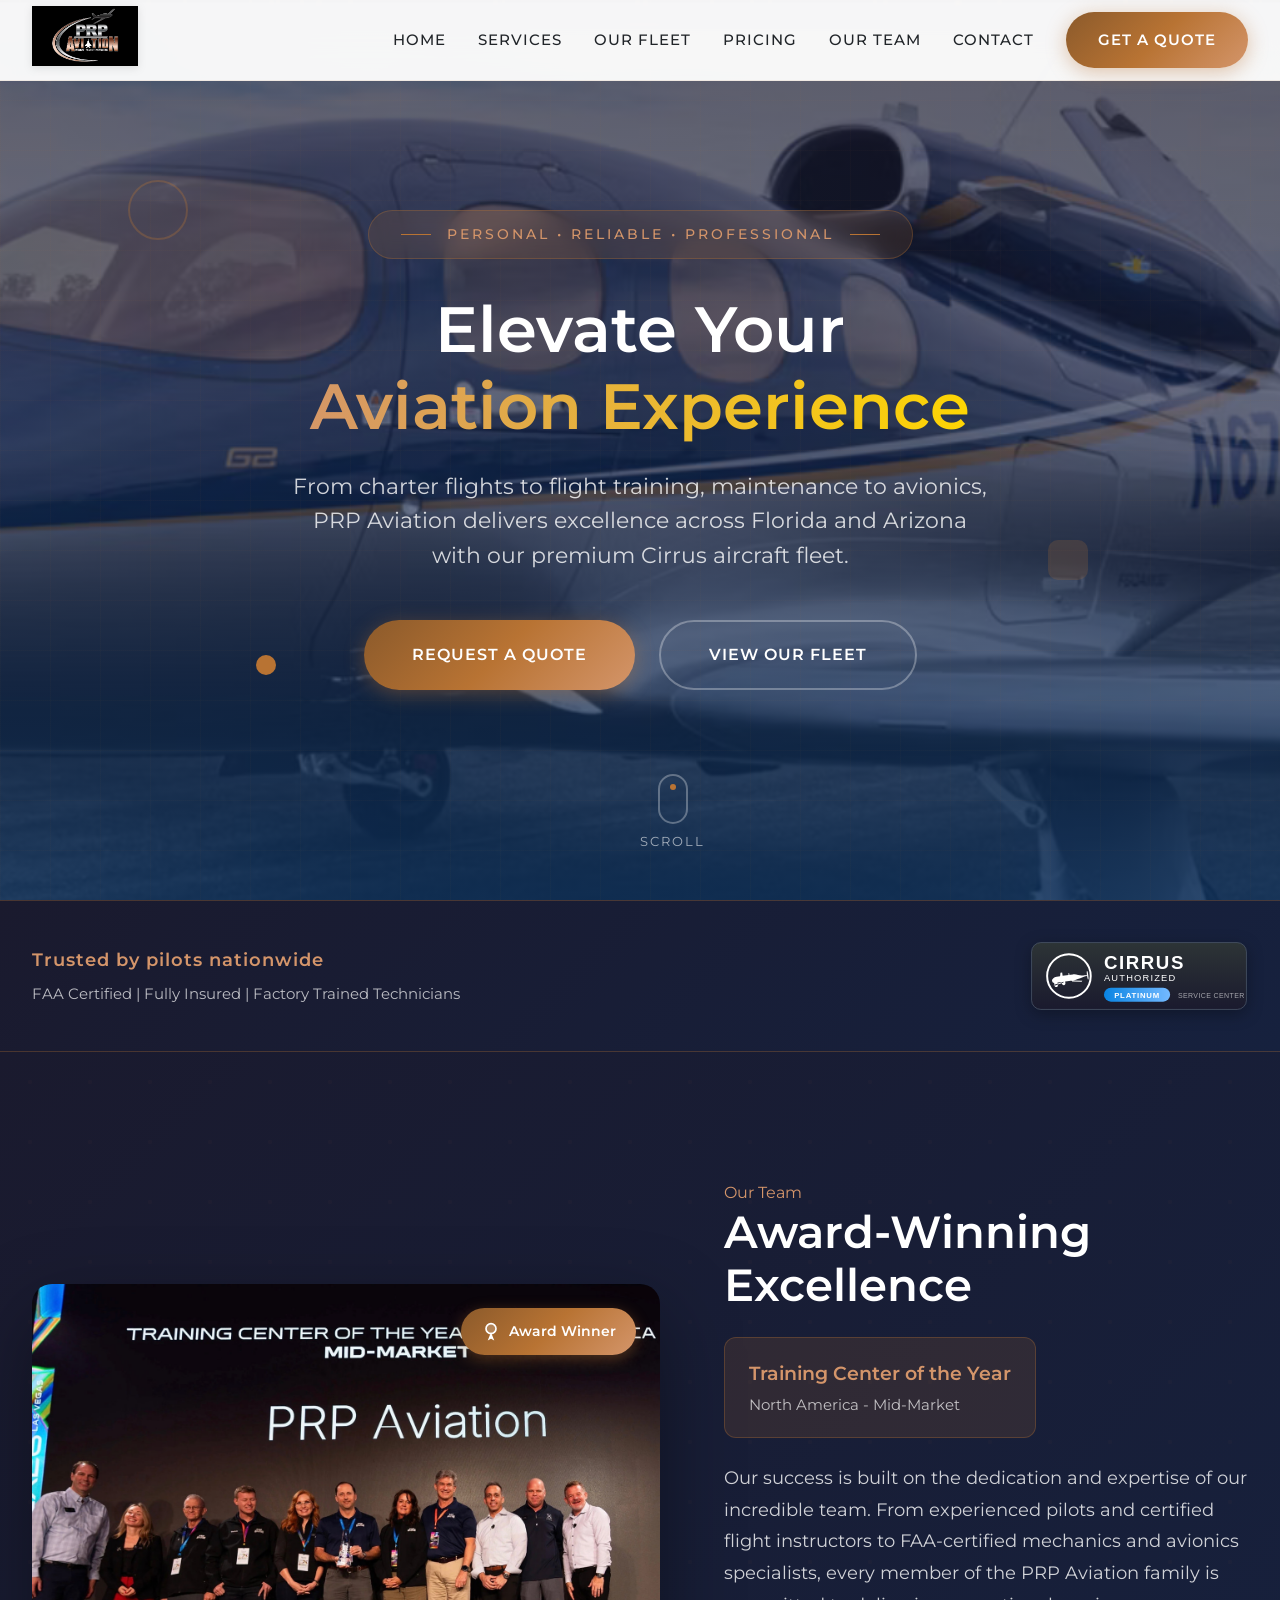
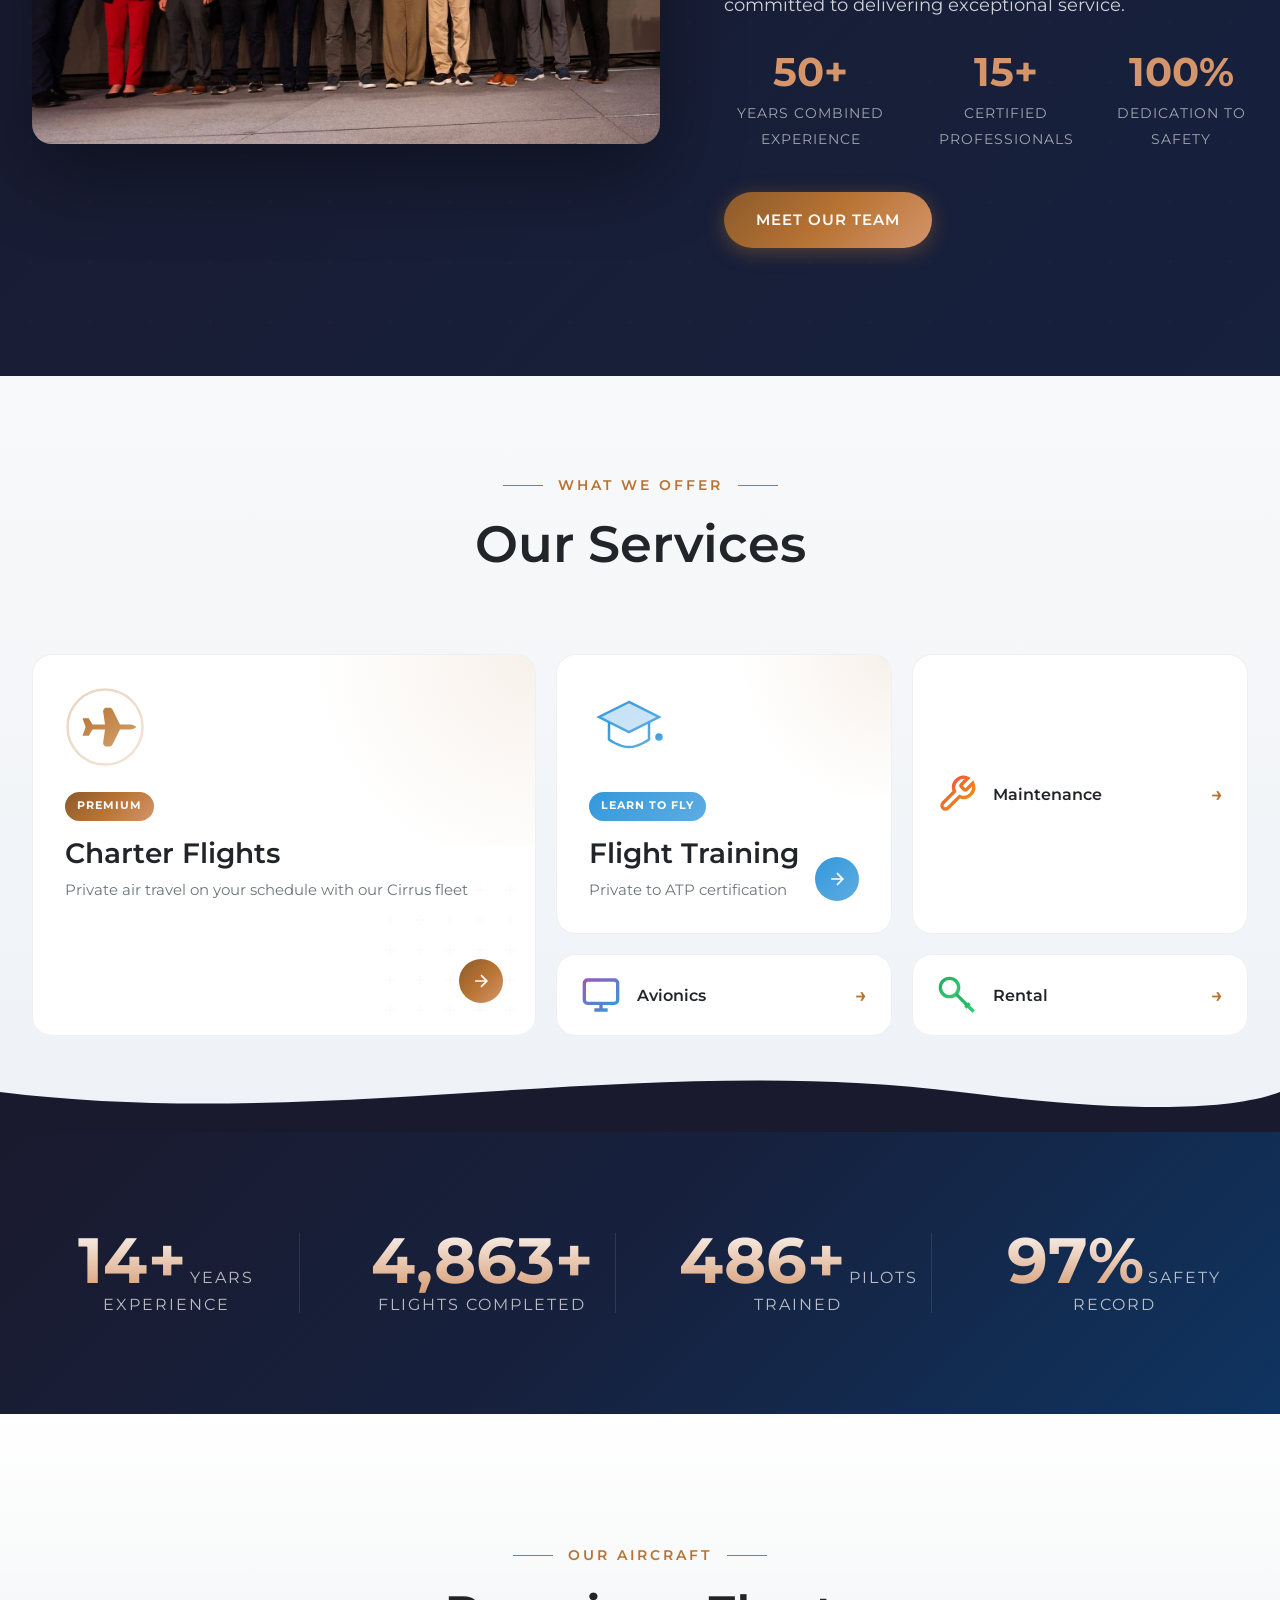
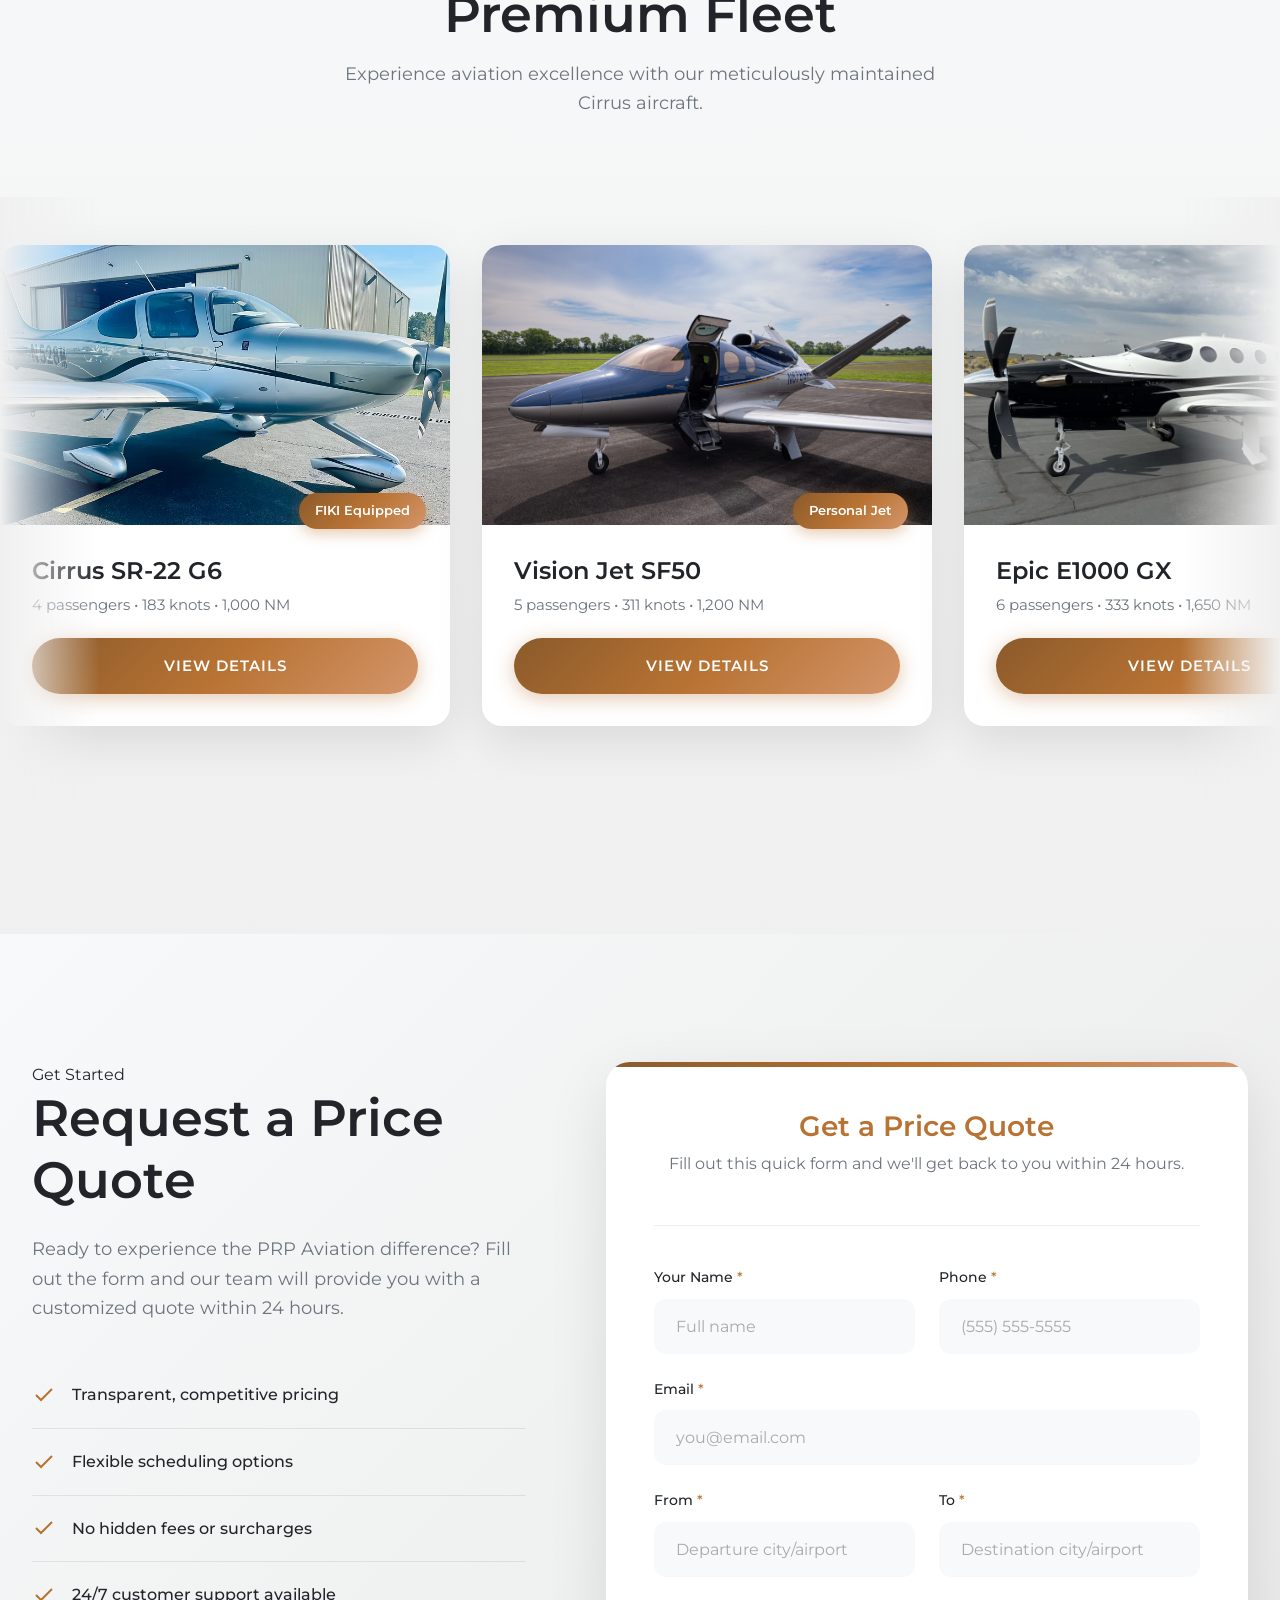
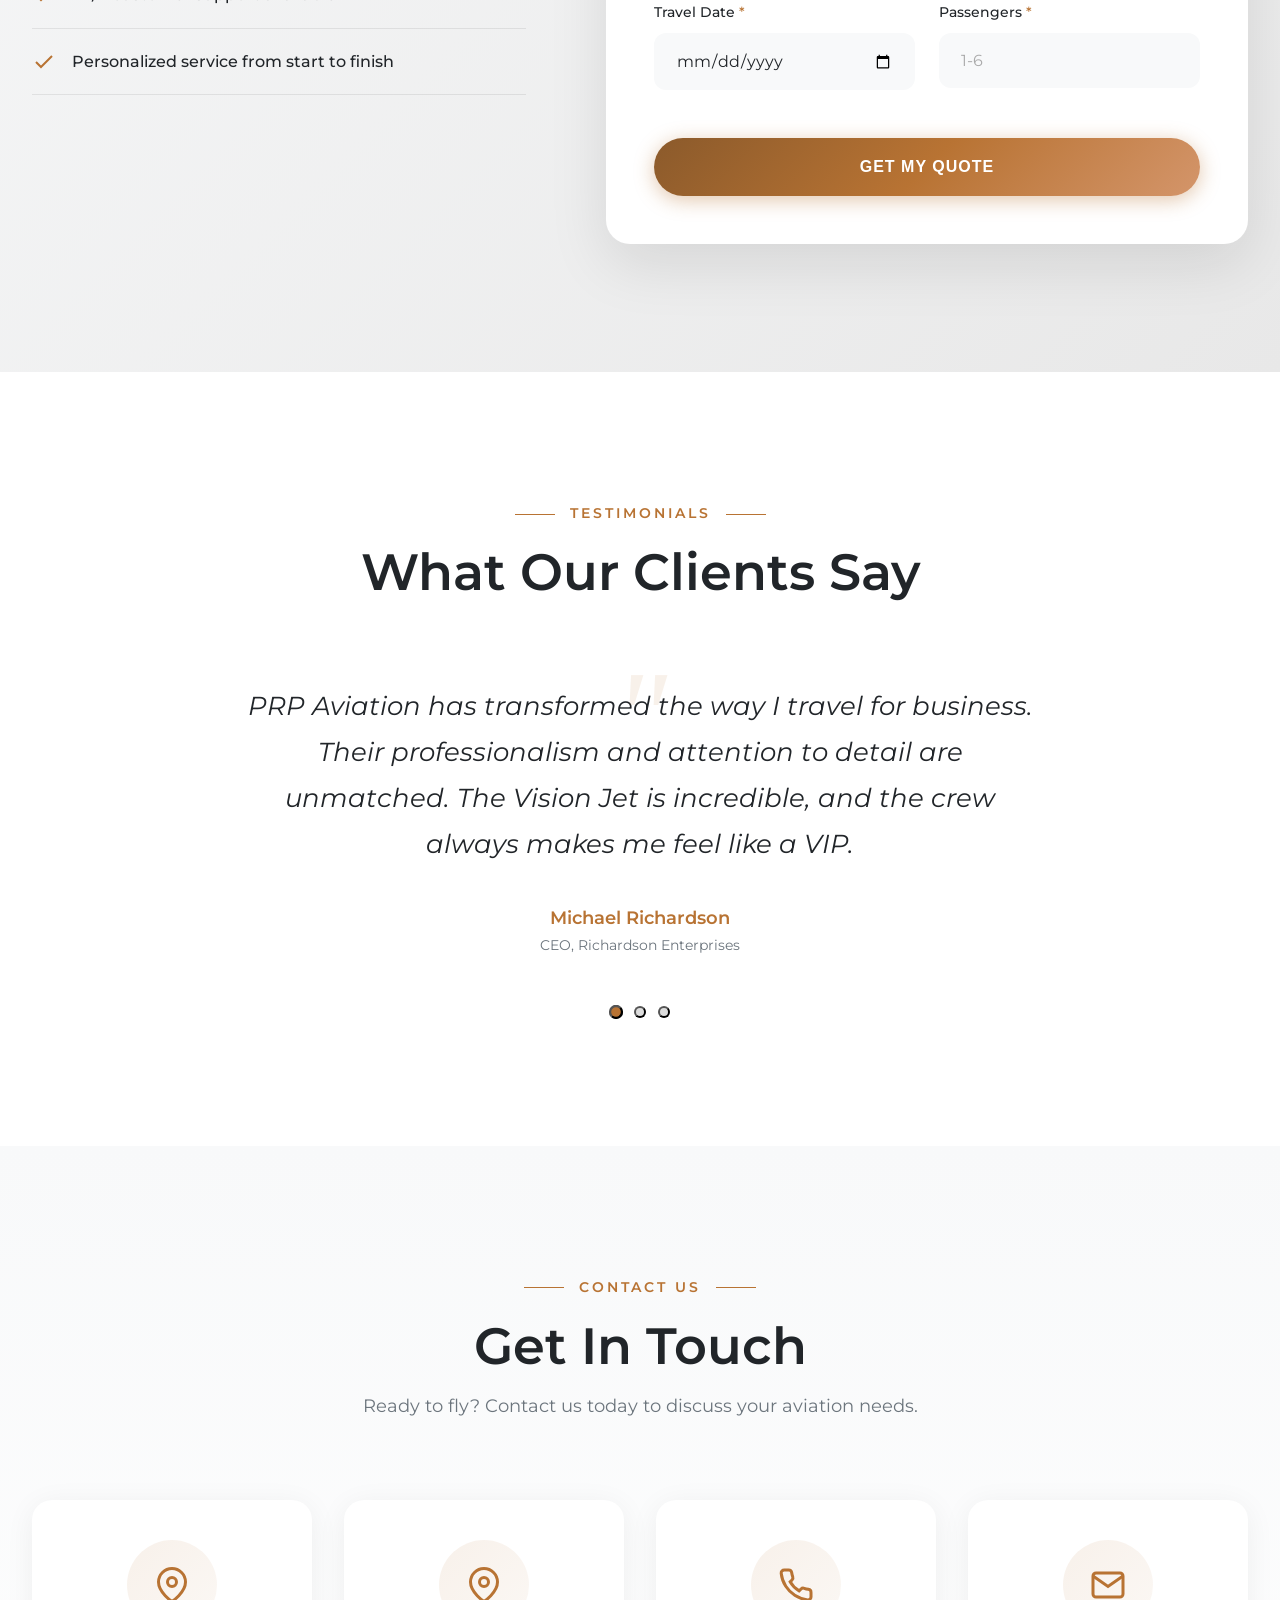
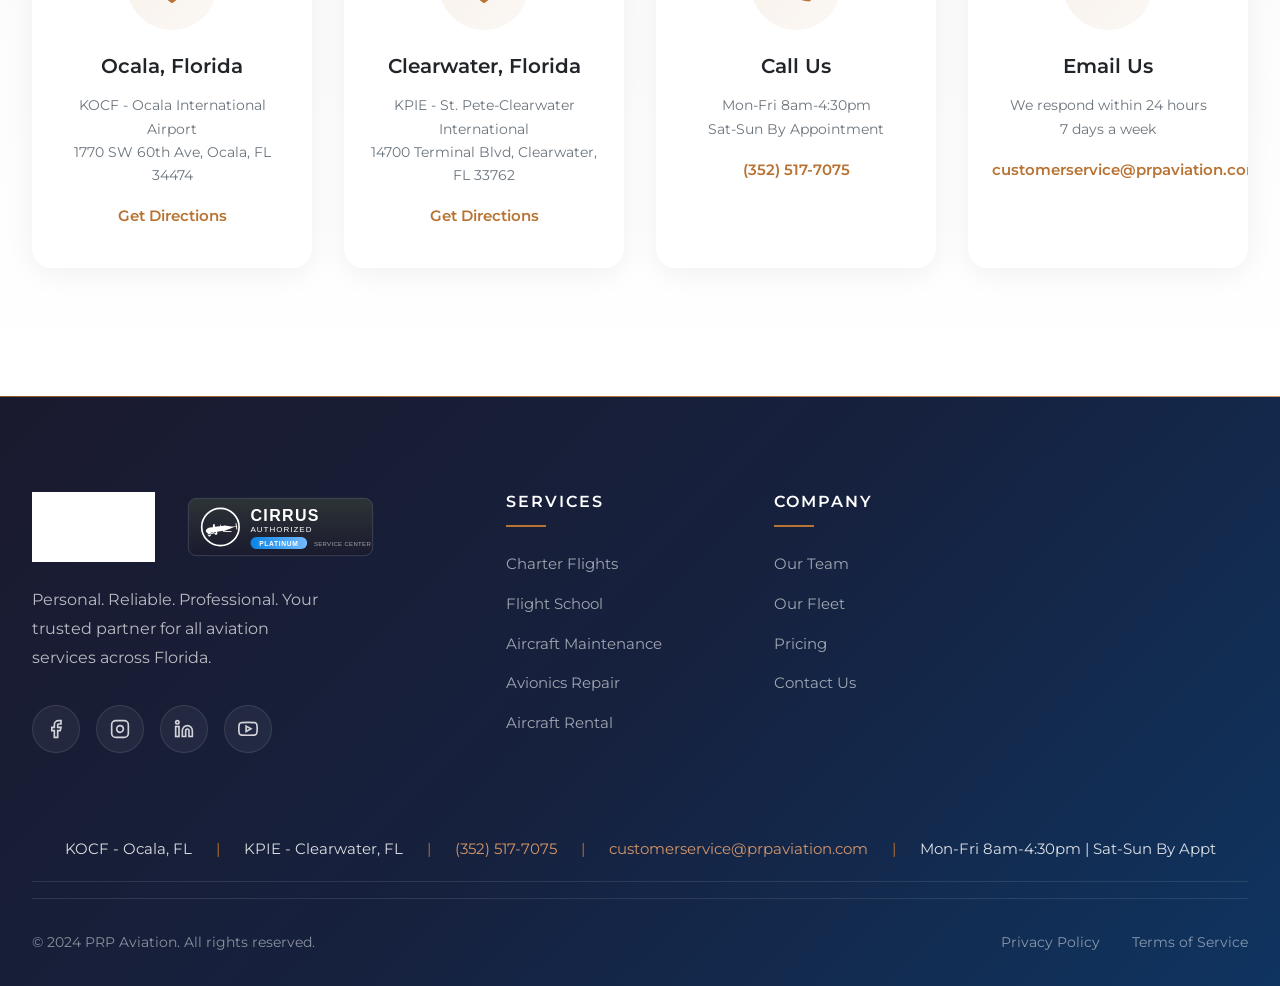
<file: index.html>
<!DOCTYPE html>
<html lang="en">
<head>
    <meta charset="UTF-8">
    <meta name="viewport" content="width=device-width, initial-scale=1.0">
    <meta name="description" content="PRP Aviation - Personal, Reliable, Professional aviation services including charter flights, flight school, aircraft maintenance, avionics repair, and aircraft rental in Florida and Arizona.">
    <title>PRP Aviation | Personal. Reliable. Professional.</title>

    <!-- Google Fonts -->
    <link rel="preconnect" href="https://fonts.googleapis.com">
    <link rel="preconnect" href="https://fonts.gstatic.com" crossorigin>
    <link href="https://fonts.googleapis.com/css2?family=Montserrat:wght@300;400;500;600;700;800&display=swap" rel="stylesheet">

    <!-- Stylesheets -->
    <link rel="stylesheet" href="css/styles.css">
</head>
<body>
    <!-- Preloader -->
    <div class="preloader">
        <img src="images/prp-logo.png" alt="PRP Aviation" class="preloader-logo">
        <div class="preloader-bar"></div>
    </div>

    <!-- Navigation -->
    <nav class="navbar">
        <div class="nav-container">
            <a href="index.html" class="nav-logo">
                <img src="images/prp-logo.png" alt="PRP Aviation">
            </a>

            <ul class="nav-menu">
                <li><a href="index.html" class="nav-link">Home</a></li>
                <li class="nav-dropdown">
                    <a href="#" class="nav-link">Services</a>
                    <div class="dropdown-menu">
                        <a href="pages/charter.html">Charter Flights</a>
                        <a href="pages/flight-school.html">Flight School</a>
                        <a href="pages/maintenance.html">Aircraft Maintenance</a>
                        <a href="pages/avionics.html">Avionics Repair</a>
                        <a href="pages/rental.html">Aircraft Rental</a>
                    </div>
                </li>
                <li><a href="pages/fleet.html" class="nav-link">Our Fleet</a></li>
                <li><a href="pages/pricing.html" class="nav-link">Pricing</a></li>
                <li><a href="pages/team.html" class="nav-link">Our Team</a></li>
                <li><a href="pages/contact.html" class="nav-link">Contact</a></li>
                <li><a href="#quote" class="btn btn-primary">Get a Quote</a></li>
            </ul>

            <div class="nav-toggle">
                <span></span>
                <span></span>
                <span></span>
            </div>
        </div>
    </nav>

    <!-- Hero Section -->
    <section class="hero">
        <!-- Video Background -->
        <div class="hero-video-container">
            <video class="hero-video" autoplay muted loop playsinline poster="images/hero-poster.jpg">
                <source src="images/hero-video.mp4" type="video/mp4">
            </video>
        </div>
        <div class="hero-overlay"></div>
        <div class="hero-grid"></div>

        <!-- Floating Elements -->
        <div class="hero-float hero-float-1"></div>
        <div class="hero-float hero-float-2"></div>
        <div class="hero-float hero-float-3"></div>

        <div class="hero-content">
            <span class="hero-tagline">Personal &bull; Reliable &bull; Professional</span>
            <h1>Elevate Your<br><span>Aviation Experience</span></h1>
            <p>From charter flights to flight training, maintenance to avionics, PRP Aviation delivers excellence across Florida and Arizona with our premium Cirrus aircraft fleet.</p>
            <div class="hero-buttons">
                <a href="#quote" class="btn btn-primary btn-large btn-magnetic">Request a Quote</a>
                <a href="pages/fleet.html" class="btn btn-secondary btn-large btn-magnetic">View Our Fleet</a>
            </div>
        </div>

        <div class="scroll-indicator">
            <a href="#services">
                <span></span>
                Scroll
            </a>
        </div>
    </section>

    <!-- Credentials Bar -->
    <section class="credentials">
        <div class="container">
            <div class="credentials-content">
                <div class="credentials-text">
                    <span>Trusted by pilots nationwide</span>
                    <p>FAA Certified | Fully Insured | Factory Trained Technicians</p>
                </div>
                <div class="credentials-badges">
                    <img src="images/cirrus-authorized-platinum.svg" alt="Cirrus Authorized Platinum Service Center" class="credential-badge">
                </div>
            </div>
        </div>
    </section>

    <!-- Team Section -->
    <section class="team-highlight">
        <div class="container">
            <div class="team-highlight-content">
                <div class="team-highlight-image reveal">
                    <img src="images/team-award.png" alt="PRP Aviation Team - Training Center of the Year Award">
                    <div class="award-badge">
                        <svg viewBox="0 0 24 24" fill="none" stroke="currentColor" stroke-width="2">
                            <path d="M12 15l-2 5l2-1l2 1l-2-5z"/>
                            <circle cx="12" cy="8" r="6"/>
                        </svg>
                        <span>Award Winner</span>
                    </div>
                </div>
                <div class="team-highlight-info reveal">
                    <span class="subtitle">Our Team</span>
                    <h2>Award-Winning Excellence</h2>
                    <div class="award-title">
                        <span class="award-label">Training Center of the Year</span>
                        <span class="award-region">North America - Mid-Market</span>
                    </div>
                    <p>Our success is built on the dedication and expertise of our incredible team. From experienced pilots and certified flight instructors to FAA-certified mechanics and avionics specialists, every member of the PRP Aviation family is committed to delivering exceptional service.</p>
                    <ul class="team-stats">
                        <li>
                            <strong>50+</strong>
                            <span>Years Combined Experience</span>
                        </li>
                        <li>
                            <strong>15+</strong>
                            <span>Certified Professionals</span>
                        </li>
                        <li>
                            <strong>100%</strong>
                            <span>Dedication to Safety</span>
                        </li>
                    </ul>
                    <a href="pages/team.html" class="btn btn-primary">Meet Our Team</a>
                </div>
            </div>
        </div>
    </section>

    <!-- Services Section -->
    <section class="services-graphic" id="services">
        <div class="container">
            <div class="section-header reveal">
                <span class="subtitle">What We Offer</span>
                <h2>Our Services</h2>
            </div>

            <div class="services-bento">
                <!-- Charter - Large Left -->
                <a href="pages/charter.html" class="bento-card bento-large charter-card reveal">
                    <div class="bento-glow"></div>
                    <div class="bento-icon">
                        <svg viewBox="0 0 64 64" fill="none">
                            <circle cx="32" cy="32" r="30" stroke="url(#charterGrad)" stroke-width="2" opacity="0.3"/>
                            <path d="M52 30H44L38 18C37.5 17 36.5 16.5 35.5 16.5H33C31.5 16.5 30.5 18 30.5 19.5L32 30H22L19 25H14L16.5 32L14 39H19L22 34H32L30.5 44.5C30.5 46 31.5 47.5 33 47.5H35.5C36.5 47.5 37.5 47 38 46L44 34H52C55 34 57 32 57 32C57 32 55 30 52 30Z" fill="url(#charterGrad)"/>
                            <defs>
                                <linearGradient id="charterGrad" x1="0%" y1="0%" x2="100%" y2="100%">
                                    <stop offset="0%" style="stop-color:#b87333"/>
                                    <stop offset="100%" style="stop-color:#d4a574"/>
                                </linearGradient>
                            </defs>
                        </svg>
                    </div>
                    <div class="bento-content">
                        <span class="bento-label">Premium</span>
                        <h3>Charter Flights</h3>
                        <p>Private air travel on your schedule with our Cirrus fleet</p>
                    </div>
                    <div class="bento-arrow">
                        <svg viewBox="0 0 24 24" fill="none" stroke="currentColor" stroke-width="2"><path d="M5 12h14M12 5l7 7-7 7"/></svg>
                    </div>
                    <div class="bento-pattern"></div>
                </a>

                <!-- Training - Top Right -->
                <a href="pages/flight-school.html" class="bento-card bento-medium training-card reveal">
                    <div class="bento-glow"></div>
                    <div class="bento-icon">
                        <svg viewBox="0 0 64 64" fill="none">
                            <path d="M32 12L8 24L32 36L56 24L32 12Z" fill="url(#trainGrad)" opacity="0.3"/>
                            <path d="M32 12L8 24L32 36L56 24L32 12Z" stroke="url(#trainGrad)" stroke-width="2"/>
                            <path d="M16 28V42C16 42 24 48 32 48C40 48 48 42 48 42V28" stroke="url(#trainGrad)" stroke-width="2"/>
                            <path d="M56 24V38" stroke="url(#trainGrad)" stroke-width="2"/>
                            <circle cx="56" cy="40" r="3" fill="url(#trainGrad)"/>
                            <defs>
                                <linearGradient id="trainGrad" x1="0%" y1="0%" x2="100%" y2="100%">
                                    <stop offset="0%" style="stop-color:#3498db"/>
                                    <stop offset="100%" style="stop-color:#5dade2"/>
                                </linearGradient>
                            </defs>
                        </svg>
                    </div>
                    <div class="bento-content">
                        <span class="bento-label">Learn to Fly</span>
                        <h3>Flight Training</h3>
                        <p>Private to ATP certification</p>
                    </div>
                    <div class="bento-arrow">
                        <svg viewBox="0 0 24 24" fill="none" stroke="currentColor" stroke-width="2"><path d="M5 12h14M12 5l7 7-7 7"/></svg>
                    </div>
                </a>

                <!-- Maintenance - Bottom Right Top -->
                <a href="pages/maintenance.html" class="bento-card bento-small maint-card reveal">
                    <div class="bento-icon-small">
                        <svg viewBox="0 0 24 24" fill="none" stroke="url(#maintGrad)" stroke-width="2">
                            <path d="M14.7 6.3a1 1 0 0 0 0 1.4l1.6 1.6a1 1 0 0 0 1.4 0l3.77-3.77a6 6 0 0 1-7.94 7.94l-6.91 6.91a2.12 2.12 0 0 1-3-3l6.91-6.91a6 6 0 0 1 7.94-7.94l-3.76 3.76z"/>
                            <defs>
                                <linearGradient id="maintGrad" x1="0%" y1="0%" x2="100%" y2="100%">
                                    <stop offset="0%" style="stop-color:#e74c3c"/>
                                    <stop offset="100%" style="stop-color:#f39c12"/>
                                </linearGradient>
                            </defs>
                        </svg>
                    </div>
                    <h4>Maintenance</h4>
                    <span class="bento-mini-arrow">&rarr;</span>
                </a>

                <!-- Avionics -->
                <a href="pages/avionics.html" class="bento-card bento-small avionics-card reveal">
                    <div class="bento-icon-small">
                        <svg viewBox="0 0 24 24" fill="none" stroke="url(#avioGrad)" stroke-width="2">
                            <rect x="2" y="3" width="20" height="14" rx="2"/>
                            <path d="M8 21h8M12 17v4"/>
                            <defs>
                                <linearGradient id="avioGrad" x1="0%" y1="0%" x2="100%" y2="100%">
                                    <stop offset="0%" style="stop-color:#9b59b6"/>
                                    <stop offset="100%" style="stop-color:#3498db"/>
                                </linearGradient>
                            </defs>
                        </svg>
                    </div>
                    <h4>Avionics</h4>
                    <span class="bento-mini-arrow">&rarr;</span>
                </a>

                <!-- Rental -->
                <a href="pages/rental.html" class="bento-card bento-small rental-card reveal">
                    <div class="bento-icon-small">
                        <svg viewBox="0 0 24 24" fill="none" stroke="url(#rentGrad)" stroke-width="2">
                            <circle cx="7.5" cy="7.5" r="5.5"/>
                            <path d="M11.5 11.5L22 22"/>
                            <path d="M17 17l2.5 2.5M19.5 17l-2.5 2.5"/>
                            <defs>
                                <linearGradient id="rentGrad" x1="0%" y1="0%" x2="100%" y2="100%">
                                    <stop offset="0%" style="stop-color:#27ae60"/>
                                    <stop offset="100%" style="stop-color:#2ecc71"/>
                                </linearGradient>
                            </defs>
                        </svg>
                    </div>
                    <h4>Rental</h4>
                    <span class="bento-mini-arrow">&rarr;</span>
                </a>
            </div>
        </div>

        <!-- Transition Wave -->
        <div class="section-wave">
            <svg viewBox="0 0 1440 120" preserveAspectRatio="none">
                <path d="M0,60 C360,120 720,0 1080,60 C1260,90 1380,90 1440,60 L1440,120 L0,120 Z" fill="#1a1a2e"/>
            </svg>
        </div>
    </section>

    <style>
        .services-graphic {
            padding: 6rem 0 0;
            background: linear-gradient(180deg, #f8f9fa 0%, #eef2f7 100%);
            position: relative;
        }
        .section-wave {
            position: absolute;
            bottom: 0;
            left: 0;
            width: 100%;
            height: 80px;
            overflow: hidden;
        }
        .section-wave svg {
            width: 100%;
            height: 100%;
        }
        .services-bento {
            display: grid;
            grid-template-columns: 1.2fr 0.8fr 0.8fr;
            grid-template-rows: auto auto;
            gap: 1.25rem;
            margin-top: 3rem;
            padding-bottom: 6rem;
        }
        .bento-card {
            background: white;
            border-radius: 20px;
            padding: 2rem;
            text-decoration: none;
            position: relative;
            overflow: hidden;
            transition: all 0.4s cubic-bezier(0.4, 0, 0.2, 1);
            border: 1px solid rgba(0,0,0,0.06);
        }
        .bento-card:hover {
            transform: translateY(-8px);
            box-shadow: 0 25px 50px rgba(0,0,0,0.15);
        }
        .bento-glow {
            position: absolute;
            top: -50%;
            right: -50%;
            width: 100%;
            height: 100%;
            background: radial-gradient(circle, rgba(184,115,51,0.1) 0%, transparent 70%);
            transition: all 0.5s ease;
        }
        .bento-card:hover .bento-glow {
            transform: scale(1.5);
            opacity: 0.8;
        }
        .bento-pattern {
            position: absolute;
            bottom: 0;
            right: 0;
            width: 150px;
            height: 150px;
            background: url("data:image/svg+xml,%3Csvg width='60' height='60' viewBox='0 0 60 60' xmlns='http://www.w3.org/2000/svg'%3E%3Cg fill='none' fill-rule='evenodd'%3E%3Cg fill='%23b87333' fill-opacity='0.05'%3E%3Cpath d='M36 34v-4h-2v4h-4v2h4v4h2v-4h4v-2h-4zm0-30V0h-2v4h-4v2h4v4h2V6h4V4h-4zM6 34v-4H4v4H0v2h4v4h2v-4h4v-2H6zM6 4V0H4v4H0v2h4v4h2V6h4V4H6z'/%3E%3C/g%3E%3C/g%3E%3C/svg%3E");
            opacity: 0.5;
        }
        .bento-large {
            grid-row: span 2;
            min-height: 340px;
            display: flex;
            flex-direction: column;
        }
        .bento-medium {
            min-height: 160px;
        }
        .bento-small {
            display: flex;
            align-items: center;
            gap: 1rem;
            padding: 1.25rem 1.5rem;
            min-height: auto;
        }
        .bento-icon {
            width: 80px;
            height: 80px;
            margin-bottom: 1.5rem;
        }
        .bento-icon svg {
            width: 100%;
            height: 100%;
        }
        .bento-icon-small {
            width: 40px;
            height: 40px;
            flex-shrink: 0;
        }
        .bento-icon-small svg {
            width: 100%;
            height: 100%;
        }
        .bento-content {
            position: relative;
            z-index: 1;
            flex: 1;
        }
        .bento-label {
            display: inline-block;
            background: var(--gradient-copper);
            color: white;
            font-size: 0.7rem;
            font-weight: 700;
            text-transform: uppercase;
            letter-spacing: 1px;
            padding: 0.35rem 0.75rem;
            border-radius: 50px;
            margin-bottom: 1rem;
        }
        .training-card .bento-label {
            background: linear-gradient(135deg, #3498db, #5dade2);
        }
        .bento-card h3 {
            color: var(--silver-light);
            font-size: 1.75rem;
            margin-bottom: 0.5rem;
        }
        .bento-card h4 {
            color: var(--silver-light);
            font-size: 1rem;
            margin: 0;
            flex: 1;
        }
        .bento-card p {
            color: var(--text-gray);
            font-size: 0.95rem;
            line-height: 1.5;
            margin: 0;
        }
        .bento-arrow {
            position: absolute;
            bottom: 2rem;
            right: 2rem;
            width: 44px;
            height: 44px;
            background: var(--gradient-copper);
            border-radius: 50%;
            display: flex;
            align-items: center;
            justify-content: center;
            transition: transform 0.3s ease;
        }
        .training-card .bento-arrow {
            background: linear-gradient(135deg, #3498db, #5dade2);
        }
        .bento-arrow svg {
            width: 20px;
            height: 20px;
            color: white;
        }
        .bento-card:hover .bento-arrow {
            transform: translateX(5px);
        }
        .bento-mini-arrow {
            color: var(--copper);
            font-size: 1.25rem;
            font-weight: 600;
            transition: transform 0.3s ease;
        }
        .bento-card:hover .bento-mini-arrow {
            transform: translateX(5px);
        }
        .maint-card:hover { border-color: #e74c3c; }
        .avionics-card:hover { border-color: #9b59b6; }
        .rental-card:hover { border-color: #27ae60; }

        @media (max-width: 992px) {
            .services-bento {
                grid-template-columns: 1fr 1fr;
                grid-template-rows: auto;
            }
            .bento-large {
                grid-column: span 2;
                grid-row: span 1;
                min-height: 280px;
            }
            .bento-medium {
                grid-column: span 2;
            }
        }
        @media (max-width: 576px) {
            .services-bento {
                grid-template-columns: 1fr;
            }
            .bento-large, .bento-medium {
                grid-column: span 1;
            }
        }
    </style>

    <!-- Stats Section -->
    <section class="stats">
        <div class="container">
            <div class="stats-grid">
                <div class="stat-item reveal">
                    <span class="stat-number" data-target="15" data-suffix="+">0+</span>
                    <span class="stat-label">Years Experience</span>
                </div>
                <div class="stat-item reveal">
                    <span class="stat-number" data-target="5000" data-suffix="+">0+</span>
                    <span class="stat-label">Flights Completed</span>
                </div>
                <div class="stat-item reveal">
                    <span class="stat-number" data-target="500" data-suffix="+">0+</span>
                    <span class="stat-label">Pilots Trained</span>
                </div>
                <div class="stat-item reveal">
                    <span class="stat-number" data-target="100" data-suffix="%">0%</span>
                    <span class="stat-label">Safety Record</span>
                </div>
            </div>
        </div>
    </section>

    <!-- Fleet Preview Section -->
    <section class="fleet" id="fleet-preview">
        <div class="container">
            <div class="section-header reveal">
                <span class="subtitle">Our Aircraft</span>
                <h2>Premium Fleet</h2>
                <p>Experience aviation excellence with our meticulously maintained Cirrus aircraft.</p>
            </div>
        </div>

        <!-- Rolling Fleet Carousel -->
        <div class="fleet-carousel">
            <div class="fleet-track">
                <!-- Set 1 -->
                <div class="carousel-card">
                    <img src="images/sr22-g6.png" alt="Cirrus SR-22 G6" loading="eager">
                    <div class="carousel-card-content">
                        <span class="carousel-badge">FIKI Equipped</span>
                        <h3>Cirrus SR-22 G6</h3>
                        <p>4 passengers • 183 knots • 1,000 NM</p>
                        <a href="pages/fleet.html#sr22" class="btn btn-primary">View Details</a>
                    </div>
                </div>
                <div class="carousel-card">
                    <img src="images/vision-jet.jpg" alt="Cirrus Vision Jet SF50" loading="eager">
                    <div class="carousel-card-content">
                        <span class="carousel-badge">Personal Jet</span>
                        <h3>Vision Jet SF50</h3>
                        <p>5 passengers • 311 knots • 1,200 NM</p>
                        <a href="pages/fleet.html#visionjet" class="btn btn-primary">View Details</a>
                    </div>
                </div>
                <div class="carousel-card">
                    <img src="images/epic-e1000.jpg" alt="Epic E1000 GX" loading="eager">
                    <div class="carousel-card-content">
                        <span class="carousel-badge">Turboprop</span>
                        <h3>Epic E1000 GX</h3>
                        <p>6 passengers • 333 knots • 1,650 NM</p>
                        <a href="pages/fleet.html#epic" class="btn btn-primary">View Details</a>
                    </div>
                </div>

                <!-- Set 2 (duplicate for seamless loop) -->
                <div class="carousel-card">
                    <img src="images/sr22-g6.png" alt="Cirrus SR-22 G6" loading="eager">
                    <div class="carousel-card-content">
                        <span class="carousel-badge">FIKI Equipped</span>
                        <h3>Cirrus SR-22 G6</h3>
                        <p>4 passengers • 183 knots • 1,000 NM</p>
                        <a href="pages/fleet.html#sr22" class="btn btn-primary">View Details</a>
                    </div>
                </div>
                <div class="carousel-card">
                    <img src="images/vision-jet.jpg" alt="Cirrus Vision Jet SF50" loading="eager">
                    <div class="carousel-card-content">
                        <span class="carousel-badge">Personal Jet</span>
                        <h3>Vision Jet SF50</h3>
                        <p>5 passengers • 311 knots • 1,200 NM</p>
                        <a href="pages/fleet.html#visionjet" class="btn btn-primary">View Details</a>
                    </div>
                </div>
                <div class="carousel-card">
                    <img src="images/epic-e1000.jpg" alt="Epic E1000 GX" loading="eager">
                    <div class="carousel-card-content">
                        <span class="carousel-badge">Turboprop</span>
                        <h3>Epic E1000 GX</h3>
                        <p>6 passengers • 333 knots • 1,650 NM</p>
                        <a href="pages/fleet.html#epic" class="btn btn-primary">View Details</a>
                    </div>
                </div>

                <!-- Set 3 (extra duplicate for wide screens) -->
                <div class="carousel-card">
                    <img src="images/sr22-g6.png" alt="Cirrus SR-22 G6" loading="eager">
                    <div class="carousel-card-content">
                        <span class="carousel-badge">FIKI Equipped</span>
                        <h3>Cirrus SR-22 G6</h3>
                        <p>4 passengers • 183 knots • 1,000 NM</p>
                        <a href="pages/fleet.html#sr22" class="btn btn-primary">View Details</a>
                    </div>
                </div>
                <div class="carousel-card">
                    <img src="images/vision-jet.jpg" alt="Cirrus Vision Jet SF50" loading="eager">
                    <div class="carousel-card-content">
                        <span class="carousel-badge">Personal Jet</span>
                        <h3>Vision Jet SF50</h3>
                        <p>5 passengers • 311 knots • 1,200 NM</p>
                        <a href="pages/fleet.html#visionjet" class="btn btn-primary">View Details</a>
                    </div>
                </div>
                <div class="carousel-card">
                    <img src="images/epic-e1000.jpg" alt="Epic E1000 GX" loading="eager">
                    <div class="carousel-card-content">
                        <span class="carousel-badge">Turboprop</span>
                        <h3>Epic E1000 GX</h3>
                        <p>6 passengers • 333 knots • 1,650 NM</p>
                        <a href="pages/fleet.html#epic" class="btn btn-primary">View Details</a>
                    </div>
                </div>

                <!-- Set 4 (extra duplicate for seamless transition) -->
                <div class="carousel-card">
                    <img src="images/sr22-g6.png" alt="Cirrus SR-22 G6" loading="eager">
                    <div class="carousel-card-content">
                        <span class="carousel-badge">FIKI Equipped</span>
                        <h3>Cirrus SR-22 G6</h3>
                        <p>4 passengers • 183 knots • 1,000 NM</p>
                        <a href="pages/fleet.html#sr22" class="btn btn-primary">View Details</a>
                    </div>
                </div>
                <div class="carousel-card">
                    <img src="images/vision-jet.jpg" alt="Cirrus Vision Jet SF50" loading="eager">
                    <div class="carousel-card-content">
                        <span class="carousel-badge">Personal Jet</span>
                        <h3>Vision Jet SF50</h3>
                        <p>5 passengers • 311 knots • 1,200 NM</p>
                        <a href="pages/fleet.html#visionjet" class="btn btn-primary">View Details</a>
                    </div>
                </div>
                <div class="carousel-card">
                    <img src="images/epic-e1000.jpg" alt="Epic E1000 GX" loading="eager">
                    <div class="carousel-card-content">
                        <span class="carousel-badge">Turboprop</span>
                        <h3>Epic E1000 GX</h3>
                        <p>6 passengers • 333 knots • 1,650 NM</p>
                        <a href="pages/fleet.html#epic" class="btn btn-primary">View Details</a>
                    </div>
                </div>
            </div>
        </div>
    </section>

    <!-- Quote Form Section -->
    <section class="quote-section" id="quote">
        <div class="container">
            <div class="quote-container">
                <div class="quote-info reveal-left">
                    <span class="subtitle">Get Started</span>
                    <h2>Request a Price Quote</h2>
                    <p>Ready to experience the PRP Aviation difference? Fill out the form and our team will provide you with a customized quote within 24 hours.</p>

                    <ul class="quote-features">
                        <li>
                            <svg xmlns="http://www.w3.org/2000/svg" viewBox="0 0 24 24" fill="none" stroke="currentColor" stroke-width="2">
                                <polyline points="20 6 9 17 4 12"></polyline>
                            </svg>
                            Transparent, competitive pricing
                        </li>
                        <li>
                            <svg xmlns="http://www.w3.org/2000/svg" viewBox="0 0 24 24" fill="none" stroke="currentColor" stroke-width="2">
                                <polyline points="20 6 9 17 4 12"></polyline>
                            </svg>
                            Flexible scheduling options
                        </li>
                        <li>
                            <svg xmlns="http://www.w3.org/2000/svg" viewBox="0 0 24 24" fill="none" stroke="currentColor" stroke-width="2">
                                <polyline points="20 6 9 17 4 12"></polyline>
                            </svg>
                            No hidden fees or surcharges
                        </li>
                        <li>
                            <svg xmlns="http://www.w3.org/2000/svg" viewBox="0 0 24 24" fill="none" stroke="currentColor" stroke-width="2">
                                <polyline points="20 6 9 17 4 12"></polyline>
                            </svg>
                            24/7 customer support available
                        </li>
                        <li>
                            <svg xmlns="http://www.w3.org/2000/svg" viewBox="0 0 24 24" fill="none" stroke="currentColor" stroke-width="2">
                                <polyline points="20 6 9 17 4 12"></polyline>
                            </svg>
                            Personalized service from start to finish
                        </li>
                    </ul>
                </div>

                <form class="quote-form reveal-right" id="quote-form">
                    <div class="form-header">
                        <h3>Get a Price Quote</h3>
                        <p>Fill out this quick form and we'll get back to you within 24 hours.</p>
                    </div>

                    <div class="form-row">
                        <div class="form-group">
                            <label for="name">Your Name <span class="required">*</span></label>
                            <input type="text" id="name" name="name" placeholder="Full name" required>
                        </div>
                        <div class="form-group">
                            <label for="phone">Phone <span class="required">*</span></label>
                            <input type="tel" id="phone" name="phone" placeholder="(555) 555-5555" required>
                        </div>
                    </div>

                    <div class="form-group">
                        <label for="email">Email <span class="required">*</span></label>
                        <input type="email" id="email" name="email" placeholder="you@email.com" required>
                    </div>

                    <div class="form-row">
                        <div class="form-group">
                            <label for="from">From <span class="required">*</span></label>
                            <input type="text" id="from" name="from" placeholder="Departure city/airport" required>
                        </div>
                        <div class="form-group">
                            <label for="to">To <span class="required">*</span></label>
                            <input type="text" id="to" name="to" placeholder="Destination city/airport" required>
                        </div>
                    </div>

                    <div class="form-row">
                        <div class="form-group">
                            <label for="depart-date">Travel Date <span class="required">*</span></label>
                            <input type="date" id="depart-date" name="departDate" required>
                        </div>
                        <div class="form-group">
                            <label for="passengers">Passengers <span class="required">*</span></label>
                            <input type="number" id="passengers" name="passengers" min="1" max="6" placeholder="1-6" required>
                        </div>
                    </div>

                    <div class="form-submit">
                        <button type="submit" class="btn btn-primary btn-large">Get My Quote</button>
                    </div>
                </form>
            </div>
        </div>
    </section>

    <!-- Testimonials Section -->
    <section class="testimonials">
        <div class="container">
            <div class="section-header reveal">
                <span class="subtitle">Testimonials</span>
                <h2>What Our Clients Say</h2>
            </div>

            <div class="testimonial-slider reveal">
                <div class="testimonial">
                    <p class="testimonial-text">PRP Aviation has transformed the way I travel for business. Their professionalism and attention to detail are unmatched. The Vision Jet is incredible, and the crew always makes me feel like a VIP.</p>
                    <div class="testimonial-author">
                        <div class="author-info">
                            <h4>Michael Richardson</h4>
                            <span>CEO, Richardson Enterprises</span>
                        </div>
                    </div>
                </div>
                <div class="testimonial" style="display: none;">
                    <p class="testimonial-text">I completed my private pilot training with PRP and couldn't be happier. The instructors are patient, knowledgeable, and truly passionate about aviation. Highly recommend!</p>
                    <div class="testimonial-author">
                        <div class="author-info">
                            <h4>Sarah Chen</h4>
                            <span>Private Pilot</span>
                        </div>
                    </div>
                </div>
                <div class="testimonial" style="display: none;">
                    <p class="testimonial-text">The maintenance team at PRP is exceptional. They keep my SR-22 in perfect condition and are always available when I need them. Trust them completely with my aircraft.</p>
                    <div class="testimonial-author">
                        <div class="author-info">
                            <h4>David Martinez</h4>
                            <span>Aircraft Owner</span>
                        </div>
                    </div>
                </div>
            </div>
        </div>
    </section>

    <!-- Contact Section -->
    <section class="contact" id="contact">
        <div class="container">
            <div class="section-header reveal">
                <span class="subtitle">Contact Us</span>
                <h2>Get In Touch</h2>
                <p>Ready to fly? Contact us today to discuss your aviation needs.</p>
            </div>

            <div class="contact-grid">
                <div class="contact-card reveal">
                    <div class="contact-icon">
                        <svg xmlns="http://www.w3.org/2000/svg" viewBox="0 0 24 24" fill="none" stroke="currentColor" stroke-width="2">
                            <path d="M21 10c0 7-9 13-9 13s-9-6-9-13a9 9 0 0 1 18 0z"></path>
                            <circle cx="12" cy="10" r="3"></circle>
                        </svg>
                    </div>
                    <h3>Ocala, Florida</h3>
                    <p>KOCF - Ocala International Airport<br>1770 SW 60th Ave, Ocala, FL 34474</p>
                    <a href="https://maps.google.com/?q=1770+SW+60th+Ave+Ocala+FL+34474" target="_blank" class="contact-link">Get Directions</a>
                </div>

                <div class="contact-card reveal">
                    <div class="contact-icon">
                        <svg xmlns="http://www.w3.org/2000/svg" viewBox="0 0 24 24" fill="none" stroke="currentColor" stroke-width="2">
                            <path d="M21 10c0 7-9 13-9 13s-9-6-9-13a9 9 0 0 1 18 0z"></path>
                            <circle cx="12" cy="10" r="3"></circle>
                        </svg>
                    </div>
                    <h3>Clearwater, Florida</h3>
                    <p>KPIE - St. Pete-Clearwater International<br>14700 Terminal Blvd, Clearwater, FL 33762</p>
                    <a href="https://maps.google.com/?q=14700+Terminal+Blvd+Clearwater+FL+33762" target="_blank" class="contact-link">Get Directions</a>
                </div>

                <div class="contact-card reveal">
                    <div class="contact-icon">
                        <svg xmlns="http://www.w3.org/2000/svg" viewBox="0 0 24 24" fill="none" stroke="currentColor" stroke-width="2">
                            <path d="M22 16.92v3a2 2 0 0 1-2.18 2 19.79 19.79 0 0 1-8.63-3.07 19.5 19.5 0 0 1-6-6 19.79 19.79 0 0 1-3.07-8.67A2 2 0 0 1 4.11 2h3a2 2 0 0 1 2 1.72 12.84 12.84 0 0 0 .7 2.81 2 2 0 0 1-.45 2.11L8.09 9.91a16 16 0 0 0 6 6l1.27-1.27a2 2 0 0 1 2.11-.45 12.84 12.84 0 0 0 2.81.7A2 2 0 0 1 22 16.92z"></path>
                        </svg>
                    </div>
                    <h3>Call Us</h3>
                    <p>Mon-Fri 8am-4:30pm<br>Sat-Sun By Appointment</p>
                    <a href="tel:+13525177075" class="contact-link">(352) 517-7075</a>
                </div>

                <div class="contact-card reveal">
                    <div class="contact-icon">
                        <svg xmlns="http://www.w3.org/2000/svg" viewBox="0 0 24 24" fill="none" stroke="currentColor" stroke-width="2">
                            <path d="M4 4h16c1.1 0 2 .9 2 2v12c0 1.1-.9 2-2 2H4c-1.1 0-2-.9-2-2V6c0-1.1.9-2 2-2z"></path>
                            <polyline points="22,6 12,13 2,6"></polyline>
                        </svg>
                    </div>
                    <h3>Email Us</h3>
                    <p>We respond within 24 hours<br>7 days a week</p>
                    <a href="mailto:customerservice@prpaviation.com" class="contact-link">customerservice@prpaviation.com</a>
                </div>
            </div>
        </div>
    </section>

    <!-- Footer -->
    <footer class="footer">
        <div class="container">
            <div class="footer-grid">
                <div class="footer-brand">
                    <div class="footer-logos">
                        <img src="images/prp-logo.png" alt="PRP Aviation" class="footer-logo-prp">
                        <img src="images/cirrus-authorized-platinum.svg" alt="Cirrus Authorized Platinum Service Center" class="footer-logo-cirrus">
                    </div>
                    <p>Personal. Reliable. Professional. Your trusted partner for all aviation services across Florida.</p>
                    <div class="footer-social">
                        <a href="#" aria-label="Facebook">
                            <svg xmlns="http://www.w3.org/2000/svg" viewBox="0 0 24 24" fill="none" stroke="currentColor" stroke-width="2">
                                <path d="M18 2h-3a5 5 0 0 0-5 5v3H7v4h3v8h4v-8h3l1-4h-4V7a1 1 0 0 1 1-1h3z"></path>
                            </svg>
                        </a>
                        <a href="#" aria-label="Instagram">
                            <svg xmlns="http://www.w3.org/2000/svg" viewBox="0 0 24 24" fill="none" stroke="currentColor" stroke-width="2">
                                <rect x="2" y="2" width="20" height="20" rx="5"></rect>
                                <path d="M16 11.37A4 4 0 1 1 12.63 8 4 4 0 0 1 16 11.37z"></path>
                                <line x1="17.5" y1="6.5" x2="17.51" y2="6.5"></line>
                            </svg>
                        </a>
                        <a href="#" aria-label="LinkedIn">
                            <svg xmlns="http://www.w3.org/2000/svg" viewBox="0 0 24 24" fill="none" stroke="currentColor" stroke-width="2">
                                <path d="M16 8a6 6 0 0 1 6 6v7h-4v-7a2 2 0 0 0-2-2 2 2 0 0 0-2 2v7h-4v-7a6 6 0 0 1 6-6z"></path>
                                <rect x="2" y="9" width="4" height="12"></rect>
                                <circle cx="4" cy="4" r="2"></circle>
                            </svg>
                        </a>
                        <a href="#" aria-label="YouTube">
                            <svg xmlns="http://www.w3.org/2000/svg" viewBox="0 0 24 24" fill="none" stroke="currentColor" stroke-width="2">
                                <path d="M22.54 6.42a2.78 2.78 0 0 0-1.94-2C18.88 4 12 4 12 4s-6.88 0-8.6.46a2.78 2.78 0 0 0-1.94 2A29 29 0 0 0 1 11.75a29 29 0 0 0 .46 5.33A2.78 2.78 0 0 0 3.4 19c1.72.46 8.6.46 8.6.46s6.88 0 8.6-.46a2.78 2.78 0 0 0 1.94-2 29 29 0 0 0 .46-5.25 29 29 0 0 0-.46-5.33z"></path>
                                <polygon points="9.75 15.02 15.5 11.75 9.75 8.48 9.75 15.02"></polygon>
                            </svg>
                        </a>
                    </div>
                </div>

                <div class="footer-links">
                    <h4>Services</h4>
                    <ul>
                        <li><a href="pages/charter.html">Charter Flights</a></li>
                        <li><a href="pages/flight-school.html">Flight School</a></li>
                        <li><a href="pages/maintenance.html">Aircraft Maintenance</a></li>
                        <li><a href="pages/avionics.html">Avionics Repair</a></li>
                        <li><a href="pages/rental.html">Aircraft Rental</a></li>
                    </ul>
                </div>

                <div class="footer-links">
                    <h4>Company</h4>
                    <ul>
                        <li><a href="pages/team.html">Our Team</a></li>
                        <li><a href="pages/fleet.html">Our Fleet</a></li>
                        <li><a href="pages/pricing.html">Pricing</a></li>
                        <li><a href="pages/contact.html">Contact Us</a></li>
                    </ul>
                </div>
            </div>

            <div class="footer-info-bar">
                <span>KOCF - Ocala, FL</span>
                <span class="divider">|</span>
                <span>KPIE - Clearwater, FL</span>
                <span class="divider">|</span>
                <span><a href="tel:+13525177075">(352) 517-7075</a></span>
                <span class="divider">|</span>
                <span><a href="mailto:customerservice@prpaviation.com">customerservice@prpaviation.com</a></span>
                <span class="divider">|</span>
                <span>Mon-Fri 8am-4:30pm | Sat-Sun By Appt</span>
            </div>

            <div class="footer-bottom">
                <p>&copy; 2024 PRP Aviation. All rights reserved.</p>
                <div class="footer-bottom-links">
                    <a href="#">Privacy Policy</a>
                    <a href="#">Terms of Service</a>
                </div>
            </div>
        </div>
    </footer>

    <script src="js/main.js"></script>
</body>
</html>
</file>
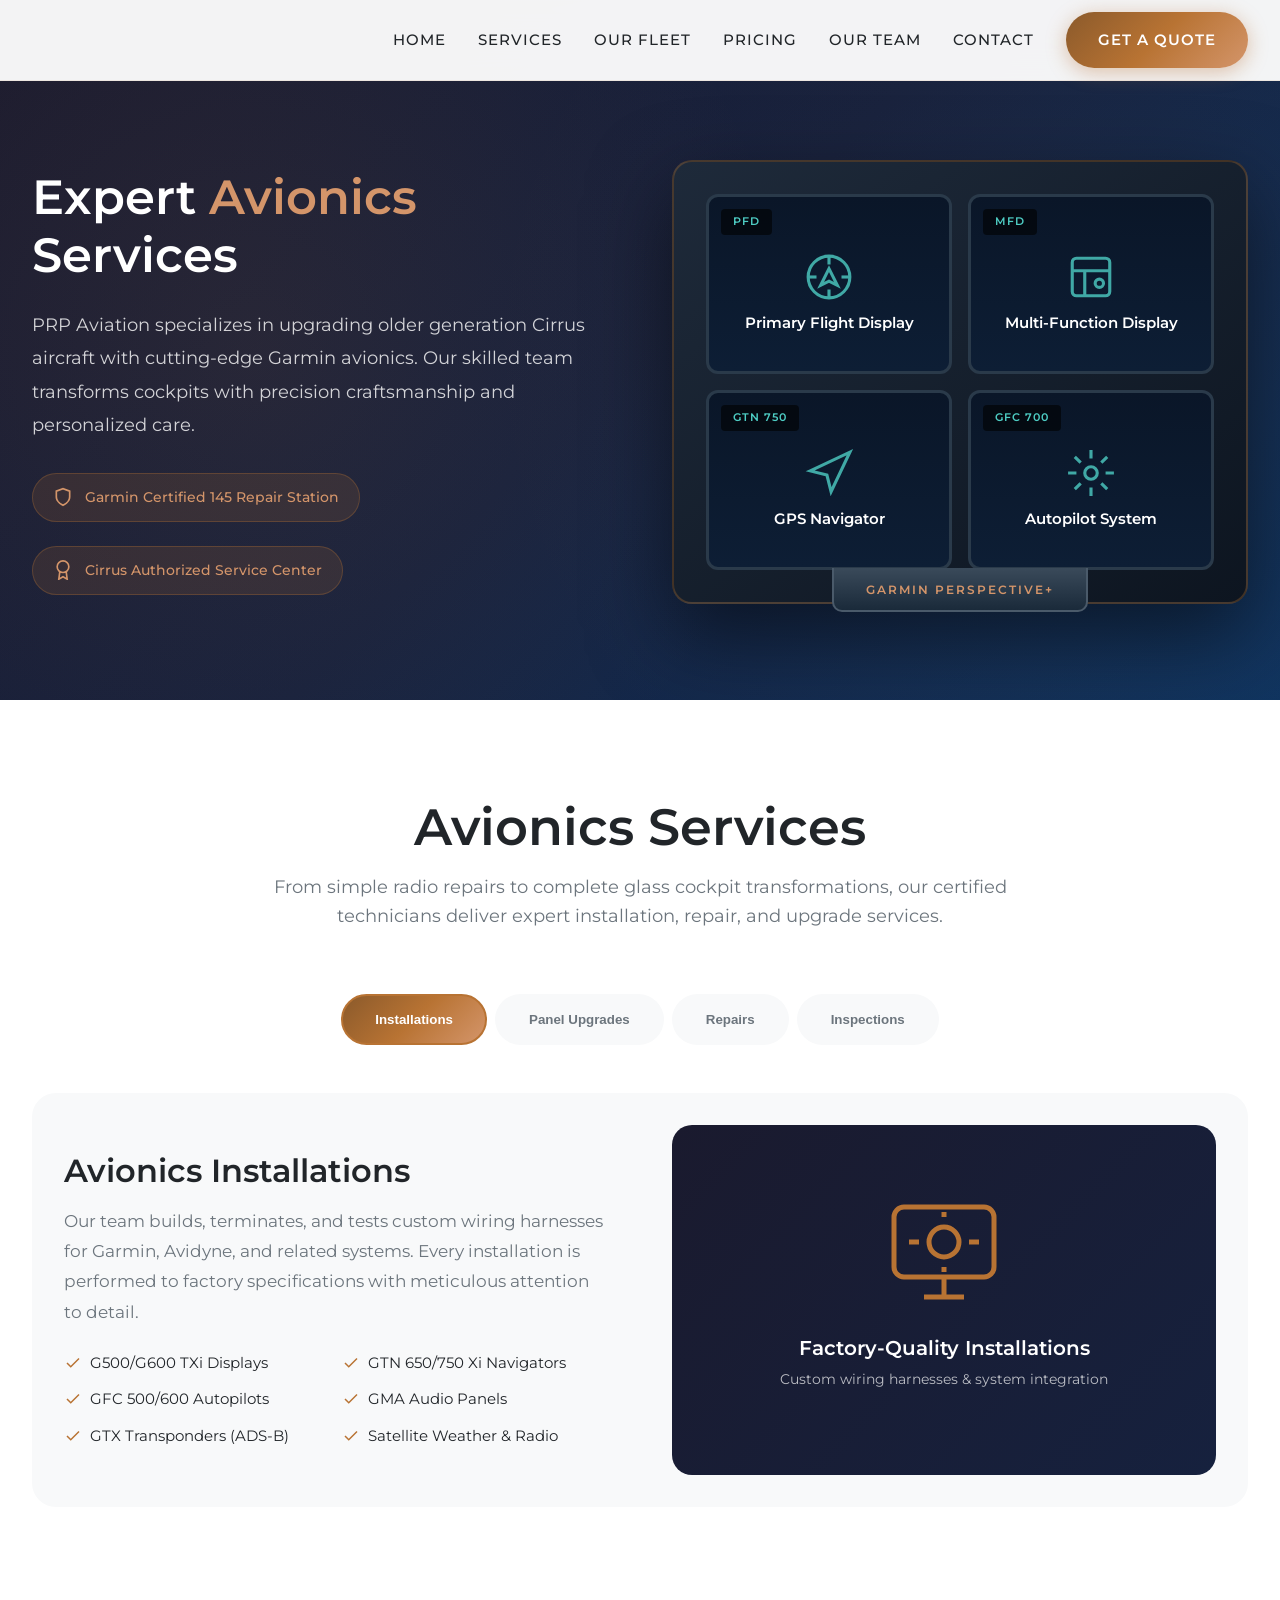
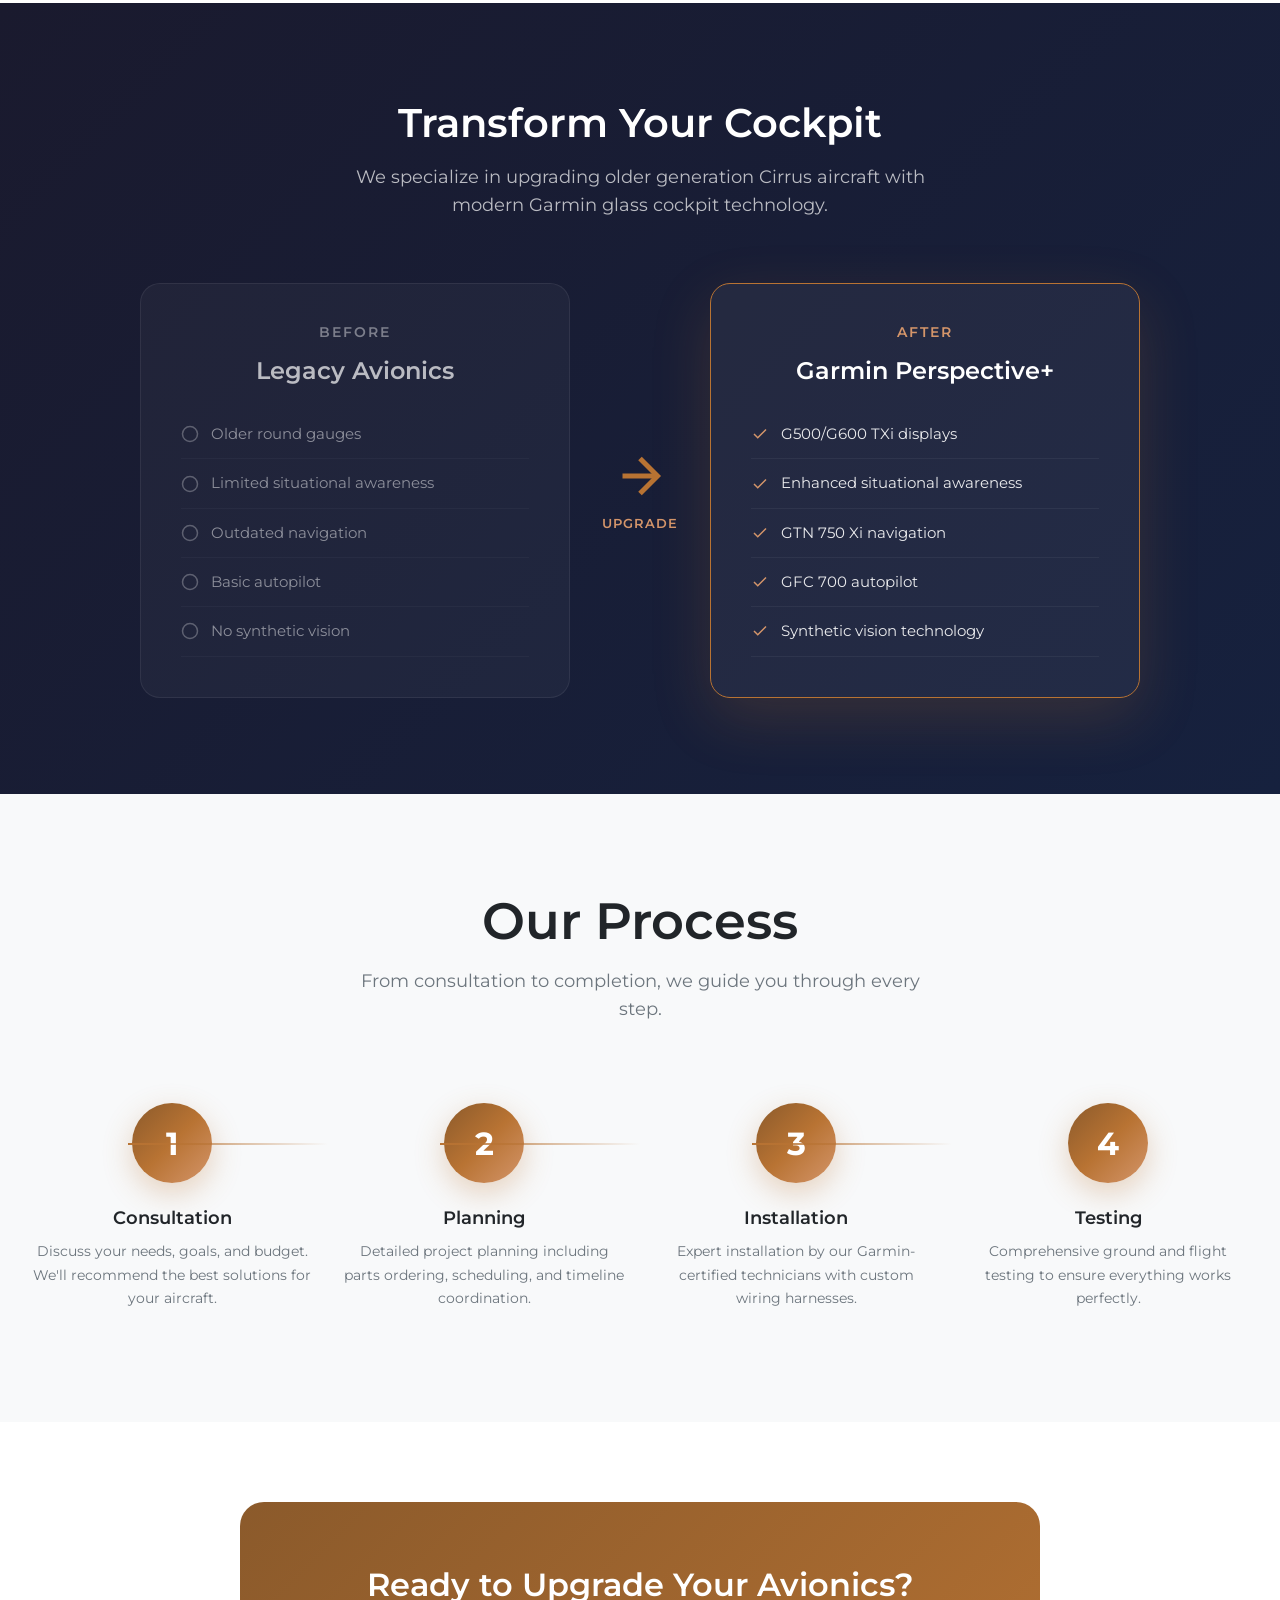
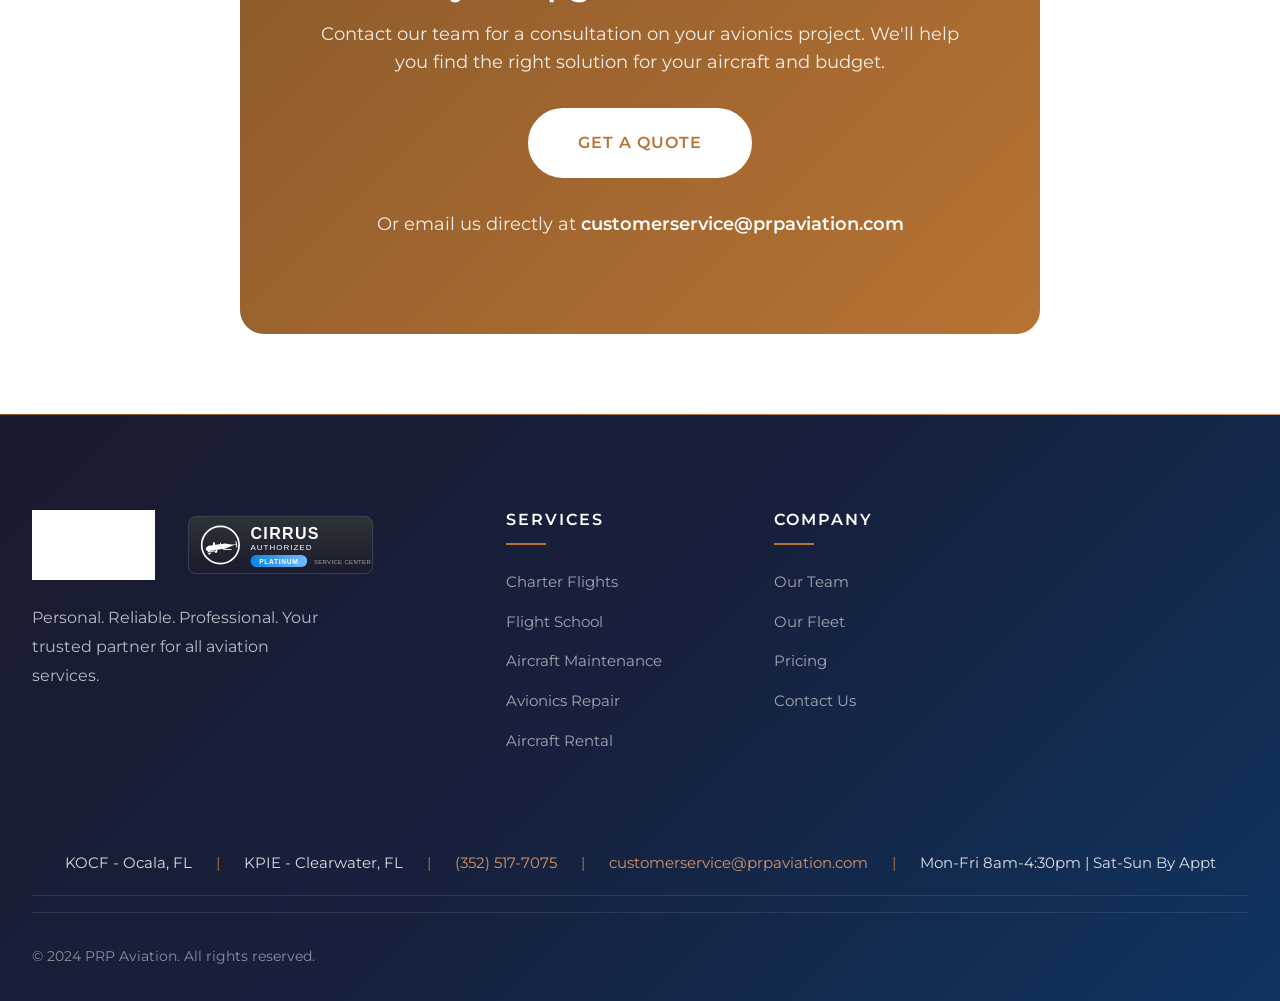
<file: pages/avionics.html>
<!DOCTYPE html>
<html lang="en">
<head>
    <meta charset="UTF-8">
    <meta name="viewport" content="width=device-width, initial-scale=1.0">
    <meta name="description" content="PRP Aviation Avionics - Garmin Certified 145 Repair Station. Expert Cirrus Perspective upgrades, installations, and repairs in Ocala, FL.">
    <title>Avionics Services | PRP Aviation</title>
    <link rel="preconnect" href="https://fonts.googleapis.com">
    <link rel="preconnect" href="https://fonts.gstatic.com" crossorigin>
    <link href="https://fonts.googleapis.com/css2?family=Montserrat:wght@300;400;500;600;700&display=swap" rel="stylesheet">
    <link rel="stylesheet" href="../css/styles.css">
    <style>
        /* Avionics Hero */
        .avionics-hero {
            padding: 10rem 0 6rem;
            background: linear-gradient(135deg, #1a1a2e 0%, #16213e 50%, #0f3460 100%);
            position: relative;
            overflow: hidden;
        }

        .avionics-hero::before {
            content: '';
            position: absolute;
            top: 0;
            left: 0;
            right: 0;
            bottom: 0;
            background:
                radial-gradient(circle at 20% 50%, rgba(184, 115, 51, 0.1) 0%, transparent 50%),
                radial-gradient(circle at 80% 50%, rgba(184, 115, 51, 0.05) 0%, transparent 50%);
        }

        .avionics-hero-content {
            display: grid;
            grid-template-columns: 1fr 1fr;
            gap: 4rem;
            align-items: center;
            position: relative;
            z-index: 2;
        }

        .avionics-hero-text h1 {
            color: #fff;
            font-size: 3rem;
            margin-bottom: 1.5rem;
            line-height: 1.2;
        }

        .avionics-hero-text h1 span {
            color: var(--copper-light);
        }

        .avionics-hero-text p {
            color: rgba(255,255,255,0.8);
            font-size: 1.15rem;
            line-height: 1.8;
            margin-bottom: 2rem;
        }

        .cert-badges {
            display: flex;
            gap: 1.5rem;
            flex-wrap: wrap;
        }

        .cert-badge {
            display: flex;
            align-items: center;
            gap: 0.75rem;
            background: rgba(184, 115, 51, 0.15);
            border: 1px solid rgba(184, 115, 51, 0.3);
            padding: 0.75rem 1.25rem;
            border-radius: 50px;
            color: var(--copper-light);
            font-size: 0.9rem;
            font-weight: 500;
        }

        .cert-badge svg {
            width: 20px;
            height: 20px;
            stroke: var(--copper-light);
        }

        /* Interactive Cockpit Display */
        .cockpit-display {
            position: relative;
            background: linear-gradient(145deg, #1e2a3a 0%, #0d1520 100%);
            border-radius: 20px;
            padding: 2rem;
            box-shadow: 0 30px 80px rgba(0,0,0,0.5);
            border: 2px solid rgba(184, 115, 51, 0.3);
        }

        .cockpit-screens {
            display: grid;
            grid-template-columns: 1fr 1fr;
            gap: 1rem;
        }

        .cockpit-screen {
            background: linear-gradient(180deg, #0a1628 0%, #0d1e35 100%);
            border-radius: 12px;
            padding: 1.5rem;
            border: 3px solid #2a3a4a;
            position: relative;
            cursor: pointer;
            transition: all 0.4s ease;
            min-height: 180px;
        }

        .cockpit-screen:hover {
            border-color: var(--copper);
            box-shadow: 0 0 30px rgba(184, 115, 51, 0.3);
            transform: scale(1.02);
        }

        .cockpit-screen.active {
            border-color: var(--copper);
            box-shadow: 0 0 40px rgba(184, 115, 51, 0.4);
        }

        .screen-label {
            position: absolute;
            top: 0.75rem;
            left: 0.75rem;
            background: rgba(0,0,0,0.6);
            padding: 0.25rem 0.75rem;
            border-radius: 4px;
            font-size: 0.7rem;
            color: #4ecdc4;
            font-weight: 600;
            letter-spacing: 1px;
        }

        .screen-content {
            display: flex;
            flex-direction: column;
            align-items: center;
            justify-content: center;
            height: 100%;
            text-align: center;
            padding-top: 1rem;
        }

        .screen-content svg {
            width: 50px;
            height: 50px;
            stroke: #4ecdc4;
            margin-bottom: 0.75rem;
            opacity: 0.8;
        }

        .screen-content h4 {
            color: #fff;
            font-size: 0.95rem;
            margin: 0;
        }

        .cockpit-bezel {
            position: absolute;
            bottom: -10px;
            left: 50%;
            transform: translateX(-50%);
            background: linear-gradient(180deg, #3a4a5a 0%, #1a2a3a 100%);
            padding: 0.5rem 2rem;
            border-radius: 0 0 10px 10px;
            border: 2px solid #4a5a6a;
            border-top: none;
        }

        .cockpit-bezel span {
            color: var(--copper-light);
            font-size: 0.75rem;
            font-weight: 600;
            letter-spacing: 2px;
        }

        /* Services Section */
        .avionics-services {
            padding: 6rem 0;
            background: var(--white);
        }

        .services-intro {
            text-align: center;
            max-width: 800px;
            margin: 0 auto 4rem;
        }

        .services-intro h2 {
            margin-bottom: 1rem;
        }

        .services-intro p {
            font-size: 1.1rem;
            color: var(--text-gray);
        }

        /* Interactive Service Tabs */
        .service-tabs {
            display: flex;
            justify-content: center;
            gap: 0.5rem;
            margin-bottom: 3rem;
            flex-wrap: wrap;
        }

        .service-tab {
            padding: 1rem 2rem;
            background: var(--dark-gray);
            border: 2px solid transparent;
            border-radius: 50px;
            cursor: pointer;
            transition: all 0.3s ease;
            font-weight: 600;
            color: var(--text-gray);
        }

        .service-tab:hover {
            border-color: var(--copper);
            color: var(--copper);
        }

        .service-tab.active {
            background: var(--gradient-copper);
            color: #fff;
            border-color: var(--copper);
        }

        .service-content {
            display: none;
            animation: fadeIn 0.5s ease;
        }

        .service-content.active {
            display: block;
        }

        @keyframes fadeIn {
            from { opacity: 0; transform: translateY(20px); }
            to { opacity: 1; transform: translateY(0); }
        }

        .service-detail {
            display: grid;
            grid-template-columns: 1fr 1fr;
            gap: 4rem;
            align-items: center;
            padding: 2rem;
            background: var(--dark-gray);
            border-radius: 24px;
        }

        .service-detail-text h3 {
            font-size: 2rem;
            color: var(--silver-light);
            margin-bottom: 1rem;
        }

        .service-detail-text p {
            font-size: 1.05rem;
            line-height: 1.8;
            margin-bottom: 1.5rem;
        }

        .feature-list {
            list-style: none;
            padding: 0;
            margin: 0;
            display: grid;
            grid-template-columns: 1fr 1fr;
            gap: 0.75rem;
        }

        .feature-list li {
            display: flex;
            align-items: center;
            gap: 0.5rem;
            color: var(--silver-light);
            font-size: 0.95rem;
        }

        .feature-list li svg {
            width: 18px;
            height: 18px;
            stroke: var(--copper);
            flex-shrink: 0;
        }

        .service-visual {
            background: linear-gradient(135deg, #1a1a2e 0%, #16213e 100%);
            border-radius: 20px;
            padding: 3rem;
            text-align: center;
            min-height: 350px;
            display: flex;
            flex-direction: column;
            align-items: center;
            justify-content: center;
        }

        .service-visual svg {
            width: 120px;
            height: 120px;
            stroke: var(--copper);
            margin-bottom: 1.5rem;
        }

        .service-visual h4 {
            color: #fff;
            font-size: 1.25rem;
            margin-bottom: 0.5rem;
        }

        .service-visual p {
            color: rgba(255,255,255,0.7);
            font-size: 0.9rem;
        }

        /* Upgrade Path Section */
        .upgrade-section {
            padding: 6rem 0;
            background: linear-gradient(135deg, #1a1a2e 0%, #16213e 100%);
            position: relative;
        }

        .upgrade-header {
            text-align: center;
            margin-bottom: 4rem;
        }

        .upgrade-header h2 {
            color: #fff;
            font-size: 2.5rem;
            margin-bottom: 1rem;
        }

        .upgrade-header p {
            color: rgba(255,255,255,0.7);
            font-size: 1.1rem;
            max-width: 600px;
            margin: 0 auto;
        }

        .upgrade-comparison {
            display: grid;
            grid-template-columns: 1fr auto 1fr;
            gap: 2rem;
            align-items: center;
            max-width: 1000px;
            margin: 0 auto;
        }

        .upgrade-panel {
            background: rgba(255,255,255,0.05);
            border-radius: 20px;
            padding: 2.5rem;
            border: 1px solid rgba(255,255,255,0.1);
            text-align: center;
        }

        .upgrade-panel.before {
            opacity: 0.7;
        }

        .upgrade-panel.after {
            border-color: var(--copper);
            box-shadow: 0 20px 60px rgba(184, 115, 51, 0.2);
        }

        .upgrade-panel h4 {
            color: rgba(255,255,255,0.6);
            font-size: 0.9rem;
            text-transform: uppercase;
            letter-spacing: 2px;
            margin-bottom: 1rem;
        }

        .upgrade-panel.after h4 {
            color: var(--copper-light);
        }

        .upgrade-panel h3 {
            color: #fff;
            font-size: 1.5rem;
            margin-bottom: 1.5rem;
        }

        .upgrade-panel ul {
            list-style: none;
            padding: 0;
            margin: 0;
            text-align: left;
        }

        .upgrade-panel li {
            display: flex;
            align-items: center;
            gap: 0.75rem;
            padding: 0.75rem 0;
            color: rgba(255,255,255,0.7);
            font-size: 0.95rem;
            border-bottom: 1px solid rgba(255,255,255,0.05);
        }

        .upgrade-panel.after li {
            color: rgba(255,255,255,0.9);
        }

        .upgrade-panel li svg {
            width: 18px;
            height: 18px;
            flex-shrink: 0;
        }

        .upgrade-panel.before li svg {
            stroke: rgba(255,255,255,0.4);
        }

        .upgrade-panel.after li svg {
            stroke: var(--copper-light);
        }

        .upgrade-arrow {
            display: flex;
            flex-direction: column;
            align-items: center;
            gap: 0.5rem;
        }

        .upgrade-arrow svg {
            width: 60px;
            height: 60px;
            stroke: var(--copper);
            animation: pulse-arrow 2s ease-in-out infinite;
        }

        @keyframes pulse-arrow {
            0%, 100% { transform: translateX(0); opacity: 1; }
            50% { transform: translateX(10px); opacity: 0.7; }
        }

        .upgrade-arrow span {
            color: var(--copper-light);
            font-size: 0.8rem;
            font-weight: 600;
            text-transform: uppercase;
            letter-spacing: 1px;
        }

        /* Process Steps */
        .process-section {
            padding: 6rem 0;
            background: var(--dark-gray);
        }

        .process-steps {
            display: grid;
            grid-template-columns: repeat(4, 1fr);
            gap: 2rem;
            margin-top: 3rem;
        }

        .process-step {
            text-align: center;
            position: relative;
        }

        .process-step::after {
            content: '';
            position: absolute;
            top: 40px;
            right: -1rem;
            width: calc(100% - 80px);
            height: 2px;
            background: linear-gradient(90deg, var(--copper), transparent);
        }

        .process-step:last-child::after {
            display: none;
        }

        .step-number {
            width: 80px;
            height: 80px;
            background: var(--gradient-copper);
            border-radius: 50%;
            display: flex;
            align-items: center;
            justify-content: center;
            margin: 0 auto 1.5rem;
            font-size: 2rem;
            font-weight: 700;
            color: #fff;
            box-shadow: 0 10px 30px rgba(184, 115, 51, 0.3);
        }

        .process-step h4 {
            color: var(--silver-light);
            font-size: 1.1rem;
            margin-bottom: 0.75rem;
        }

        .process-step p {
            color: var(--text-gray);
            font-size: 0.9rem;
            line-height: 1.6;
        }

        /* Contact CTA */
        .avionics-cta {
            padding: 5rem 0;
            background: var(--white);
            text-align: center;
        }

        .cta-box {
            background: linear-gradient(135deg, var(--copper-dark) 0%, var(--copper) 100%);
            border-radius: 24px;
            padding: 4rem;
            max-width: 800px;
            margin: 0 auto;
        }

        .cta-box h2 {
            color: #fff;
            font-size: 2rem;
            margin-bottom: 1rem;
        }

        .cta-box p {
            color: rgba(255,255,255,0.9);
            font-size: 1.1rem;
            margin-bottom: 2rem;
        }

        .cta-box .btn-secondary {
            background: #fff;
            color: var(--copper);
            border-color: #fff;
        }

        .cta-box .btn-secondary:hover {
            background: transparent;
            color: #fff;
        }

        .cta-contact {
            margin-top: 2rem;
            color: rgba(255,255,255,0.8);
            font-size: 0.95rem;
        }

        .cta-contact a {
            color: #fff;
            font-weight: 600;
        }

        /* Responsive */
        @media (max-width: 1024px) {
            .avionics-hero-content {
                grid-template-columns: 1fr;
                gap: 3rem;
            }

            .service-detail {
                grid-template-columns: 1fr;
            }

            .upgrade-comparison {
                grid-template-columns: 1fr;
            }

            .upgrade-arrow {
                transform: rotate(90deg);
                padding: 1rem 0;
            }

            .process-steps {
                grid-template-columns: repeat(2, 1fr);
            }

            .process-step::after {
                display: none;
            }
        }

        @media (max-width: 768px) {
            .avionics-hero-text h1 {
                font-size: 2rem;
            }

            .cockpit-screens {
                grid-template-columns: 1fr;
            }

            .feature-list {
                grid-template-columns: 1fr;
            }

            .process-steps {
                grid-template-columns: 1fr;
            }

            .service-tabs {
                flex-direction: column;
                align-items: center;
            }

            .service-tab {
                width: 100%;
                max-width: 300px;
                text-align: center;
            }
        }
    </style>
</head>
<body>
    <!-- Navigation -->
    <nav class="navbar">
        <div class="nav-container">
            <a href="../index.html" class="nav-logo">
                
            </a>
            <ul class="nav-menu">
                <li><a href="../index.html" class="nav-link">Home</a></li>
                <li class="nav-dropdown">
                    <a href="#" class="nav-link">Services</a>
                    <div class="dropdown-menu">
                        <a href="charter.html">Charter Flights</a>
                        <a href="flight-school.html">Flight School</a>
                        <a href="maintenance.html">Aircraft Maintenance</a>
                        <a href="avionics.html">Avionics Repair</a>
                        <a href="rental.html">Aircraft Rental</a>
                    </div>
                </li>
                <li><a href="fleet.html" class="nav-link">Our Fleet</a></li>
                <li><a href="pricing.html" class="nav-link">Pricing</a></li>
                <li><a href="team.html" class="nav-link">Our Team</a></li>
                <li><a href="contact.html" class="nav-link">Contact</a></li>
                <li><a href="../index.html#quote" class="btn btn-primary">Get a Quote</a></li>
            </ul>
            <div class="nav-toggle">
                <span></span>
                <span></span>
                <span></span>
            </div>
        </div>
    </nav>

    <!-- Hero Section -->
    <section class="avionics-hero">
        <div class="container">
            <div class="avionics-hero-content">
                <div class="avionics-hero-text reveal">
                    <h1>Expert <span>Avionics</span> Services</h1>
                    <p>PRP Aviation specializes in upgrading older generation Cirrus aircraft with cutting-edge Garmin avionics. Our skilled team transforms cockpits with precision craftsmanship and personalized care.</p>

                    <div class="cert-badges">
                        <div class="cert-badge">
                            <svg xmlns="http://www.w3.org/2000/svg" viewBox="0 0 24 24" fill="none" stroke="currentColor" stroke-width="2"><path d="M12 22s8-4 8-10V5l-8-3-8 3v7c0 6 8 10 8 10z"></path></svg>
                            Garmin Certified 145 Repair Station
                        </div>
                        <div class="cert-badge">
                            <svg xmlns="http://www.w3.org/2000/svg" viewBox="0 0 24 24" fill="none" stroke="currentColor" stroke-width="2"><circle cx="12" cy="8" r="7"></circle><polyline points="8.21 13.89 7 23 12 20 17 23 15.79 13.88"></polyline></svg>
                            Cirrus Authorized Service Center
                        </div>
                    </div>
                </div>

                <div class="cockpit-display reveal">
                    <div class="cockpit-screens">
                        <div class="cockpit-screen" data-screen="pfd">
                            <span class="screen-label">PFD</span>
                            <div class="screen-content">
                                <svg xmlns="http://www.w3.org/2000/svg" viewBox="0 0 24 24" fill="none" stroke="currentColor" stroke-width="1.5">
                                    <circle cx="12" cy="12" r="10"></circle>
                                    <line x1="12" y1="2" x2="12" y2="6"></line>
                                    <line x1="12" y1="18" x2="12" y2="22"></line>
                                    <line x1="2" y1="12" x2="6" y2="12"></line>
                                    <line x1="18" y1="12" x2="22" y2="12"></line>
                                    <path d="M12 8 L8 16 L12 14 L16 16 Z"></path>
                                </svg>
                                <h4>Primary Flight Display</h4>
                            </div>
                        </div>
                        <div class="cockpit-screen" data-screen="mfd">
                            <span class="screen-label">MFD</span>
                            <div class="screen-content">
                                <svg xmlns="http://www.w3.org/2000/svg" viewBox="0 0 24 24" fill="none" stroke="currentColor" stroke-width="1.5">
                                    <rect x="3" y="3" width="18" height="18" rx="2"></rect>
                                    <path d="M3 9h18"></path>
                                    <path d="M9 21V9"></path>
                                    <circle cx="16" cy="15" r="2"></circle>
                                </svg>
                                <h4>Multi-Function Display</h4>
                            </div>
                        </div>
                        <div class="cockpit-screen" data-screen="gtn">
                            <span class="screen-label">GTN 750</span>
                            <div class="screen-content">
                                <svg xmlns="http://www.w3.org/2000/svg" viewBox="0 0 24 24" fill="none" stroke="currentColor" stroke-width="1.5">
                                    <polygon points="3 11 22 2 13 21 11 13 3 11"></polygon>
                                </svg>
                                <h4>GPS Navigator</h4>
                            </div>
                        </div>
                        <div class="cockpit-screen" data-screen="autopilot">
                            <span class="screen-label">GFC 700</span>
                            <div class="screen-content">
                                <svg xmlns="http://www.w3.org/2000/svg" viewBox="0 0 24 24" fill="none" stroke="currentColor" stroke-width="1.5">
                                    <circle cx="12" cy="12" r="3"></circle>
                                    <path d="M12 1v4M12 19v4M1 12h4M19 12h4"></path>
                                    <path d="M4.22 4.22l2.83 2.83M16.95 16.95l2.83 2.83M4.22 19.78l2.83-2.83M16.95 7.05l2.83-2.83"></path>
                                </svg>
                                <h4>Autopilot System</h4>
                            </div>
                        </div>
                    </div>
                    <div class="cockpit-bezel">
                        <span>GARMIN PERSPECTIVE+</span>
                    </div>
                </div>
            </div>
        </div>
    </section>

    <!-- Services Section with Tabs -->
    <section class="avionics-services">
        <div class="container">
            <div class="services-intro reveal">
                <h2>Avionics Services</h2>
                <p>From simple radio repairs to complete glass cockpit transformations, our certified technicians deliver expert installation, repair, and upgrade services.</p>
            </div>

            <div class="service-tabs reveal">
                <button class="service-tab active" data-tab="installations">Installations</button>
                <button class="service-tab" data-tab="upgrades">Panel Upgrades</button>
                <button class="service-tab" data-tab="repairs">Repairs</button>
                <button class="service-tab" data-tab="inspections">Inspections</button>
            </div>

            <div class="service-content active" id="installations">
                <div class="service-detail">
                    <div class="service-detail-text">
                        <h3>Avionics Installations</h3>
                        <p>Our team builds, terminates, and tests custom wiring harnesses for Garmin, Avidyne, and related systems. Every installation is performed to factory specifications with meticulous attention to detail.</p>
                        <ul class="feature-list">
                            <li><svg xmlns="http://www.w3.org/2000/svg" viewBox="0 0 24 24" fill="none" stroke="currentColor" stroke-width="2"><polyline points="20 6 9 17 4 12"></polyline></svg> G500/G600 TXi Displays</li>
                            <li><svg xmlns="http://www.w3.org/2000/svg" viewBox="0 0 24 24" fill="none" stroke="currentColor" stroke-width="2"><polyline points="20 6 9 17 4 12"></polyline></svg> GTN 650/750 Xi Navigators</li>
                            <li><svg xmlns="http://www.w3.org/2000/svg" viewBox="0 0 24 24" fill="none" stroke="currentColor" stroke-width="2"><polyline points="20 6 9 17 4 12"></polyline></svg> GFC 500/600 Autopilots</li>
                            <li><svg xmlns="http://www.w3.org/2000/svg" viewBox="0 0 24 24" fill="none" stroke="currentColor" stroke-width="2"><polyline points="20 6 9 17 4 12"></polyline></svg> GMA Audio Panels</li>
                            <li><svg xmlns="http://www.w3.org/2000/svg" viewBox="0 0 24 24" fill="none" stroke="currentColor" stroke-width="2"><polyline points="20 6 9 17 4 12"></polyline></svg> GTX Transponders (ADS-B)</li>
                            <li><svg xmlns="http://www.w3.org/2000/svg" viewBox="0 0 24 24" fill="none" stroke="currentColor" stroke-width="2"><polyline points="20 6 9 17 4 12"></polyline></svg> Satellite Weather & Radio</li>
                        </ul>
                    </div>
                    <div class="service-visual">
                        <svg xmlns="http://www.w3.org/2000/svg" viewBox="0 0 24 24" fill="none" stroke="currentColor" stroke-width="1">
                            <rect x="2" y="3" width="20" height="14" rx="2" ry="2"></rect>
                            <line x1="8" y1="21" x2="16" y2="21"></line>
                            <line x1="12" y1="17" x2="12" y2="21"></line>
                            <circle cx="12" cy="10" r="3"></circle>
                            <path d="M7 10h-2M19 10h-2M12 5v-1M12 16v-1"></path>
                        </svg>
                        <h4>Factory-Quality Installations</h4>
                        <p>Custom wiring harnesses & system integration</p>
                    </div>
                </div>
            </div>

            <div class="service-content" id="upgrades">
                <div class="service-detail">
                    <div class="service-detail-text">
                        <h3>Panel Upgrades</h3>
                        <p>We specialize in transforming older Cirrus aircraft cockpits with modern Garmin G500 PFD and MFD displays. Upgrade your legacy avionics to current technology for improved safety and capability.</p>
                        <ul class="feature-list">
                            <li><svg xmlns="http://www.w3.org/2000/svg" viewBox="0 0 24 24" fill="none" stroke="currentColor" stroke-width="2"><polyline points="20 6 9 17 4 12"></polyline></svg> Legacy to Perspective+</li>
                            <li><svg xmlns="http://www.w3.org/2000/svg" viewBox="0 0 24 24" fill="none" stroke="currentColor" stroke-width="2"><polyline points="20 6 9 17 4 12"></polyline></svg> Avidyne to Garmin Conversion</li>
                            <li><svg xmlns="http://www.w3.org/2000/svg" viewBox="0 0 24 24" fill="none" stroke="currentColor" stroke-width="2"><polyline points="20 6 9 17 4 12"></polyline></svg> Round Gauge Modernization</li>
                            <li><svg xmlns="http://www.w3.org/2000/svg" viewBox="0 0 24 24" fill="none" stroke="currentColor" stroke-width="2"><polyline points="20 6 9 17 4 12"></polyline></svg> Complete Panel Redesign</li>
                            <li><svg xmlns="http://www.w3.org/2000/svg" viewBox="0 0 24 24" fill="none" stroke="currentColor" stroke-width="2"><polyline points="20 6 9 17 4 12"></polyline></svg> Engine Monitor Integration</li>
                            <li><svg xmlns="http://www.w3.org/2000/svg" viewBox="0 0 24 24" fill="none" stroke="currentColor" stroke-width="2"><polyline points="20 6 9 17 4 12"></polyline></svg> Custom Panel Fabrication</li>
                        </ul>
                    </div>
                    <div class="service-visual">
                        <svg xmlns="http://www.w3.org/2000/svg" viewBox="0 0 24 24" fill="none" stroke="currentColor" stroke-width="1">
                            <path d="M12 2L2 7l10 5 10-5-10-5z"></path>
                            <path d="M2 17l10 5 10-5"></path>
                            <path d="M2 12l10 5 10-5"></path>
                        </svg>
                        <h4>Complete Transformations</h4>
                        <p>Legacy to modern glass cockpit</p>
                    </div>
                </div>
            </div>

            <div class="service-content" id="repairs">
                <div class="service-detail">
                    <div class="service-detail-text">
                        <h3>Troubleshooting & Repair</h3>
                        <p>Expert diagnosis and repair of avionics issues. Our Garmin-certified technicians have over 15 years of experience in aircraft electrical systems and avionics troubleshooting.</p>
                        <ul class="feature-list">
                            <li><svg xmlns="http://www.w3.org/2000/svg" viewBox="0 0 24 24" fill="none" stroke="currentColor" stroke-width="2"><polyline points="20 6 9 17 4 12"></polyline></svg> Display Diagnostics</li>
                            <li><svg xmlns="http://www.w3.org/2000/svg" viewBox="0 0 24 24" fill="none" stroke="currentColor" stroke-width="2"><polyline points="20 6 9 17 4 12"></polyline></svg> Wiring Fault Isolation</li>
                            <li><svg xmlns="http://www.w3.org/2000/svg" viewBox="0 0 24 24" fill="none" stroke="currentColor" stroke-width="2"><polyline points="20 6 9 17 4 12"></polyline></svg> Antenna Repairs</li>
                            <li><svg xmlns="http://www.w3.org/2000/svg" viewBox="0 0 24 24" fill="none" stroke="currentColor" stroke-width="2"><polyline points="20 6 9 17 4 12"></polyline></svg> Software Updates</li>
                            <li><svg xmlns="http://www.w3.org/2000/svg" viewBox="0 0 24 24" fill="none" stroke="currentColor" stroke-width="2"><polyline points="20 6 9 17 4 12"></polyline></svg> Connector Replacement</li>
                            <li><svg xmlns="http://www.w3.org/2000/svg" viewBox="0 0 24 24" fill="none" stroke="currentColor" stroke-width="2"><polyline points="20 6 9 17 4 12"></polyline></svg> Component-Level Repair</li>
                        </ul>
                    </div>
                    <div class="service-visual">
                        <svg xmlns="http://www.w3.org/2000/svg" viewBox="0 0 24 24" fill="none" stroke="currentColor" stroke-width="1">
                            <path d="M14.7 6.3a1 1 0 0 0 0 1.4l1.6 1.6a1 1 0 0 0 1.4 0l3.77-3.77a6 6 0 0 1-7.94 7.94l-6.91 6.91a2.12 2.12 0 0 1-3-3l6.91-6.91a6 6 0 0 1 7.94-7.94l-3.76 3.76z"></path>
                        </svg>
                        <h4>Expert Diagnostics</h4>
                        <p>Fast, accurate troubleshooting</p>
                    </div>
                </div>
            </div>

            <div class="service-content" id="inspections">
                <div class="service-detail">
                    <div class="service-detail-text">
                        <h3>Inspections & Certifications</h3>
                        <p>Keep your avionics current and compliant with required inspections and certifications. We perform all necessary testing to ensure your systems meet FAA requirements.</p>
                        <ul class="feature-list">
                            <li><svg xmlns="http://www.w3.org/2000/svg" viewBox="0 0 24 24" fill="none" stroke="currentColor" stroke-width="2"><polyline points="20 6 9 17 4 12"></polyline></svg> Pitot-Static Testing</li>
                            <li><svg xmlns="http://www.w3.org/2000/svg" viewBox="0 0 24 24" fill="none" stroke="currentColor" stroke-width="2"><polyline points="20 6 9 17 4 12"></polyline></svg> Transponder Certification</li>
                            <li><svg xmlns="http://www.w3.org/2000/svg" viewBox="0 0 24 24" fill="none" stroke="currentColor" stroke-width="2"><polyline points="20 6 9 17 4 12"></polyline></svg> ADS-B Compliance</li>
                            <li><svg xmlns="http://www.w3.org/2000/svg" viewBox="0 0 24 24" fill="none" stroke="currentColor" stroke-width="2"><polyline points="20 6 9 17 4 12"></polyline></svg> ELT Testing</li>
                            <li><svg xmlns="http://www.w3.org/2000/svg" viewBox="0 0 24 24" fill="none" stroke="currentColor" stroke-width="2"><polyline points="20 6 9 17 4 12"></polyline></svg> Autopilot Flight Checks</li>
                            <li><svg xmlns="http://www.w3.org/2000/svg" viewBox="0 0 24 24" fill="none" stroke="currentColor" stroke-width="2"><polyline points="20 6 9 17 4 12"></polyline></svg> RVSM Certification</li>
                        </ul>
                    </div>
                    <div class="service-visual">
                        <svg xmlns="http://www.w3.org/2000/svg" viewBox="0 0 24 24" fill="none" stroke="currentColor" stroke-width="1">
                            <path d="M22 11.08V12a10 10 0 1 1-5.93-9.14"></path>
                            <polyline points="22 4 12 14.01 9 11.01"></polyline>
                        </svg>
                        <h4>Full Compliance</h4>
                        <p>FAA-required certifications</p>
                    </div>
                </div>
            </div>
        </div>
    </section>

    <!-- Upgrade Comparison -->
    <section class="upgrade-section">
        <div class="container">
            <div class="upgrade-header reveal">
                <h2>Transform Your Cockpit</h2>
                <p>We specialize in upgrading older generation Cirrus aircraft with modern Garmin glass cockpit technology.</p>
            </div>

            <div class="upgrade-comparison reveal">
                <div class="upgrade-panel before">
                    <h4>Before</h4>
                    <h3>Legacy Avionics</h3>
                    <ul>
                        <li><svg xmlns="http://www.w3.org/2000/svg" viewBox="0 0 24 24" fill="none" stroke="currentColor" stroke-width="2"><circle cx="12" cy="12" r="10"></circle></svg> Older round gauges</li>
                        <li><svg xmlns="http://www.w3.org/2000/svg" viewBox="0 0 24 24" fill="none" stroke="currentColor" stroke-width="2"><circle cx="12" cy="12" r="10"></circle></svg> Limited situational awareness</li>
                        <li><svg xmlns="http://www.w3.org/2000/svg" viewBox="0 0 24 24" fill="none" stroke="currentColor" stroke-width="2"><circle cx="12" cy="12" r="10"></circle></svg> Outdated navigation</li>
                        <li><svg xmlns="http://www.w3.org/2000/svg" viewBox="0 0 24 24" fill="none" stroke="currentColor" stroke-width="2"><circle cx="12" cy="12" r="10"></circle></svg> Basic autopilot</li>
                        <li><svg xmlns="http://www.w3.org/2000/svg" viewBox="0 0 24 24" fill="none" stroke="currentColor" stroke-width="2"><circle cx="12" cy="12" r="10"></circle></svg> No synthetic vision</li>
                    </ul>
                </div>

                <div class="upgrade-arrow">
                    <svg xmlns="http://www.w3.org/2000/svg" viewBox="0 0 24 24" fill="none" stroke="currentColor" stroke-width="2">
                        <line x1="5" y1="12" x2="19" y2="12"></line>
                        <polyline points="12 5 19 12 12 19"></polyline>
                    </svg>
                    <span>Upgrade</span>
                </div>

                <div class="upgrade-panel after">
                    <h4>After</h4>
                    <h3>Garmin Perspective+</h3>
                    <ul>
                        <li><svg xmlns="http://www.w3.org/2000/svg" viewBox="0 0 24 24" fill="none" stroke="currentColor" stroke-width="2"><polyline points="20 6 9 17 4 12"></polyline></svg> G500/G600 TXi displays</li>
                        <li><svg xmlns="http://www.w3.org/2000/svg" viewBox="0 0 24 24" fill="none" stroke="currentColor" stroke-width="2"><polyline points="20 6 9 17 4 12"></polyline></svg> Enhanced situational awareness</li>
                        <li><svg xmlns="http://www.w3.org/2000/svg" viewBox="0 0 24 24" fill="none" stroke="currentColor" stroke-width="2"><polyline points="20 6 9 17 4 12"></polyline></svg> GTN 750 Xi navigation</li>
                        <li><svg xmlns="http://www.w3.org/2000/svg" viewBox="0 0 24 24" fill="none" stroke="currentColor" stroke-width="2"><polyline points="20 6 9 17 4 12"></polyline></svg> GFC 700 autopilot</li>
                        <li><svg xmlns="http://www.w3.org/2000/svg" viewBox="0 0 24 24" fill="none" stroke="currentColor" stroke-width="2"><polyline points="20 6 9 17 4 12"></polyline></svg> Synthetic vision technology</li>
                    </ul>
                </div>
            </div>
        </div>
    </section>

    <!-- Process Steps -->
    <section class="process-section">
        <div class="container">
            <div class="section-header reveal">
                <h2>Our Process</h2>
                <p>From consultation to completion, we guide you through every step.</p>
            </div>

            <div class="process-steps">
                <div class="process-step reveal">
                    <div class="step-number">1</div>
                    <h4>Consultation</h4>
                    <p>Discuss your needs, goals, and budget. We'll recommend the best solutions for your aircraft.</p>
                </div>
                <div class="process-step reveal">
                    <div class="step-number">2</div>
                    <h4>Planning</h4>
                    <p>Detailed project planning including parts ordering, scheduling, and timeline coordination.</p>
                </div>
                <div class="process-step reveal">
                    <div class="step-number">3</div>
                    <h4>Installation</h4>
                    <p>Expert installation by our Garmin-certified technicians with custom wiring harnesses.</p>
                </div>
                <div class="process-step reveal">
                    <div class="step-number">4</div>
                    <h4>Testing</h4>
                    <p>Comprehensive ground and flight testing to ensure everything works perfectly.</p>
                </div>
            </div>
        </div>
    </section>

    <!-- CTA Section -->
    <section class="avionics-cta">
        <div class="container">
            <div class="cta-box reveal">
                <h2>Ready to Upgrade Your Avionics?</h2>
                <p>Contact our team for a consultation on your avionics project. We'll help you find the right solution for your aircraft and budget.</p>
                <a href="contact.html" class="btn btn-secondary btn-large">Get a Quote</a>
                <p class="cta-contact">Or email us directly at <a href="mailto:customerservice@prpaviation.com">customerservice@prpaviation.com</a></p>
            </div>
        </div>
    </section>

    <!-- Footer -->
    <footer class="footer">
        <div class="container">
            <div class="footer-grid">
                <div class="footer-brand">
                    <div class="footer-logos">
                        <img src="../images/prp-logo.png" alt="PRP Aviation" class="footer-logo-prp">
                        <img src="../images/cirrus-authorized-platinum.svg" alt="Cirrus Authorized Platinum Service Center" class="footer-logo-cirrus">
                    </div>
                    
                    <p>Personal. Reliable. Professional. Your trusted partner for all aviation services.</p>
                </div>
                <div class="footer-links">
                    <h4>Services</h4>
                    <ul>
                        <li><a href="charter.html">Charter Flights</a></li>
                        <li><a href="flight-school.html">Flight School</a></li>
                        <li><a href="maintenance.html">Aircraft Maintenance</a></li>
                        <li><a href="avionics.html">Avionics Repair</a></li>
                        <li><a href="rental.html">Aircraft Rental</a></li>
                    </ul>
                </div>
                <div class="footer-links">
                    <h4>Company</h4>
                    <ul>
                        <li><a href="team.html">Our Team</a></li>
                        <li><a href="fleet.html">Our Fleet</a></li>
                        <li><a href="pricing.html">Pricing</a></li>
                        <li><a href="contact.html">Contact Us</a></li>
                    </ul>
                </div>
            </div>
            <div class="footer-info-bar">
                <span>KOCF - Ocala, FL</span>
                <span class="divider">|</span>
                <span>KPIE - Clearwater, FL</span>
                <span class="divider">|</span>
                <span><a href="tel:+13525177075">(352) 517-7075</a></span>
                <span class="divider">|</span>
                <span><a href="mailto:customerservice@prpaviation.com">customerservice@prpaviation.com</a></span>
                <span class="divider">|</span>
                <span>Mon-Fri 8am-4:30pm | Sat-Sun By Appt</span>
            </div>
            <div class="footer-bottom">
                <p>&copy; 2024 PRP Aviation. All rights reserved.</p>
            </div>
        </div>
    </footer>

    <script src="../js/main.js"></script>
    <script>
        // Service Tab Functionality
        document.addEventListener('DOMContentLoaded', function() {
            const tabs = document.querySelectorAll('.service-tab');
            const contents = document.querySelectorAll('.service-content');

            tabs.forEach(tab => {
                tab.addEventListener('click', function() {
                    const target = this.getAttribute('data-tab');

                    // Remove active from all
                    tabs.forEach(t => t.classList.remove('active'));
                    contents.forEach(c => c.classList.remove('active'));

                    // Add active to clicked
                    this.classList.add('active');
                    document.getElementById(target).classList.add('active');
                });
            });

            // Cockpit screen hover effects
            const screens = document.querySelectorAll('.cockpit-screen');
            screens.forEach(screen => {
                screen.addEventListener('click', function() {
                    screens.forEach(s => s.classList.remove('active'));
                    this.classList.add('active');
                });
            });
        });
    </script>
</body>
</html>
</file>
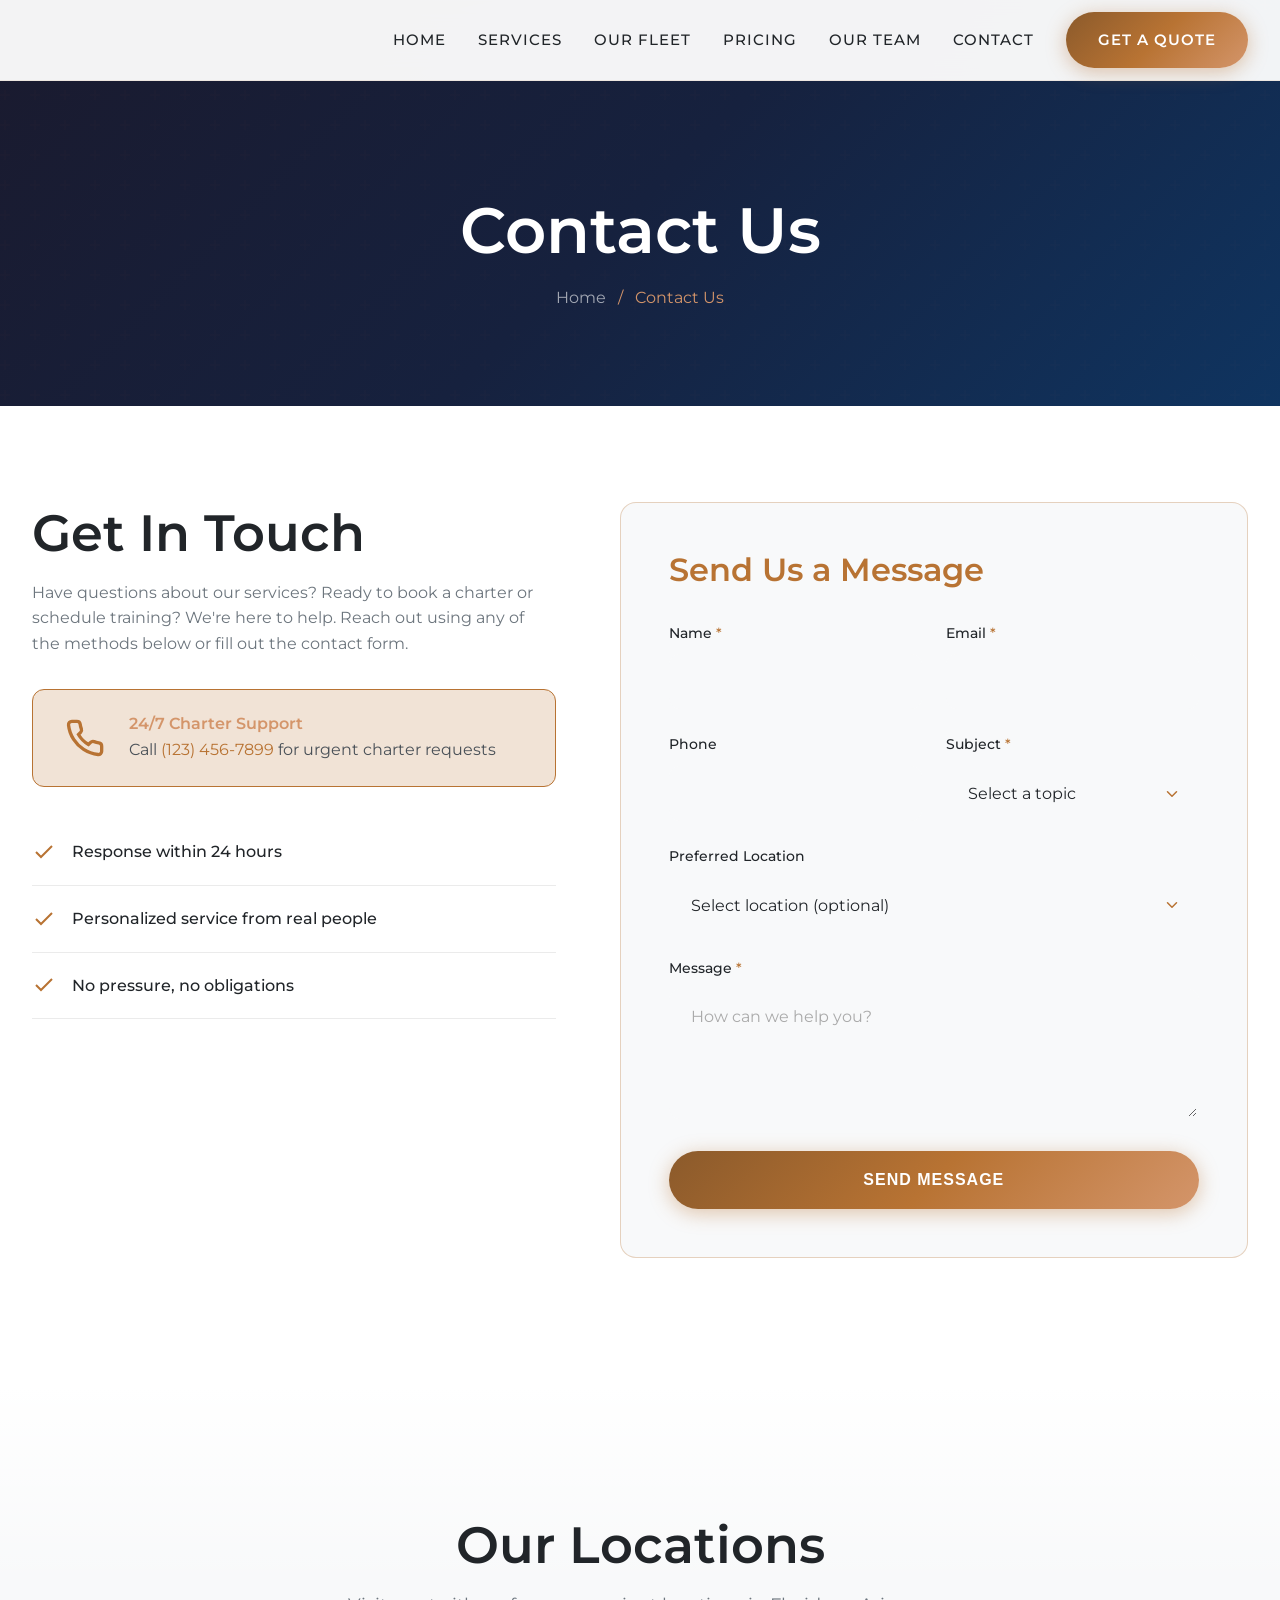
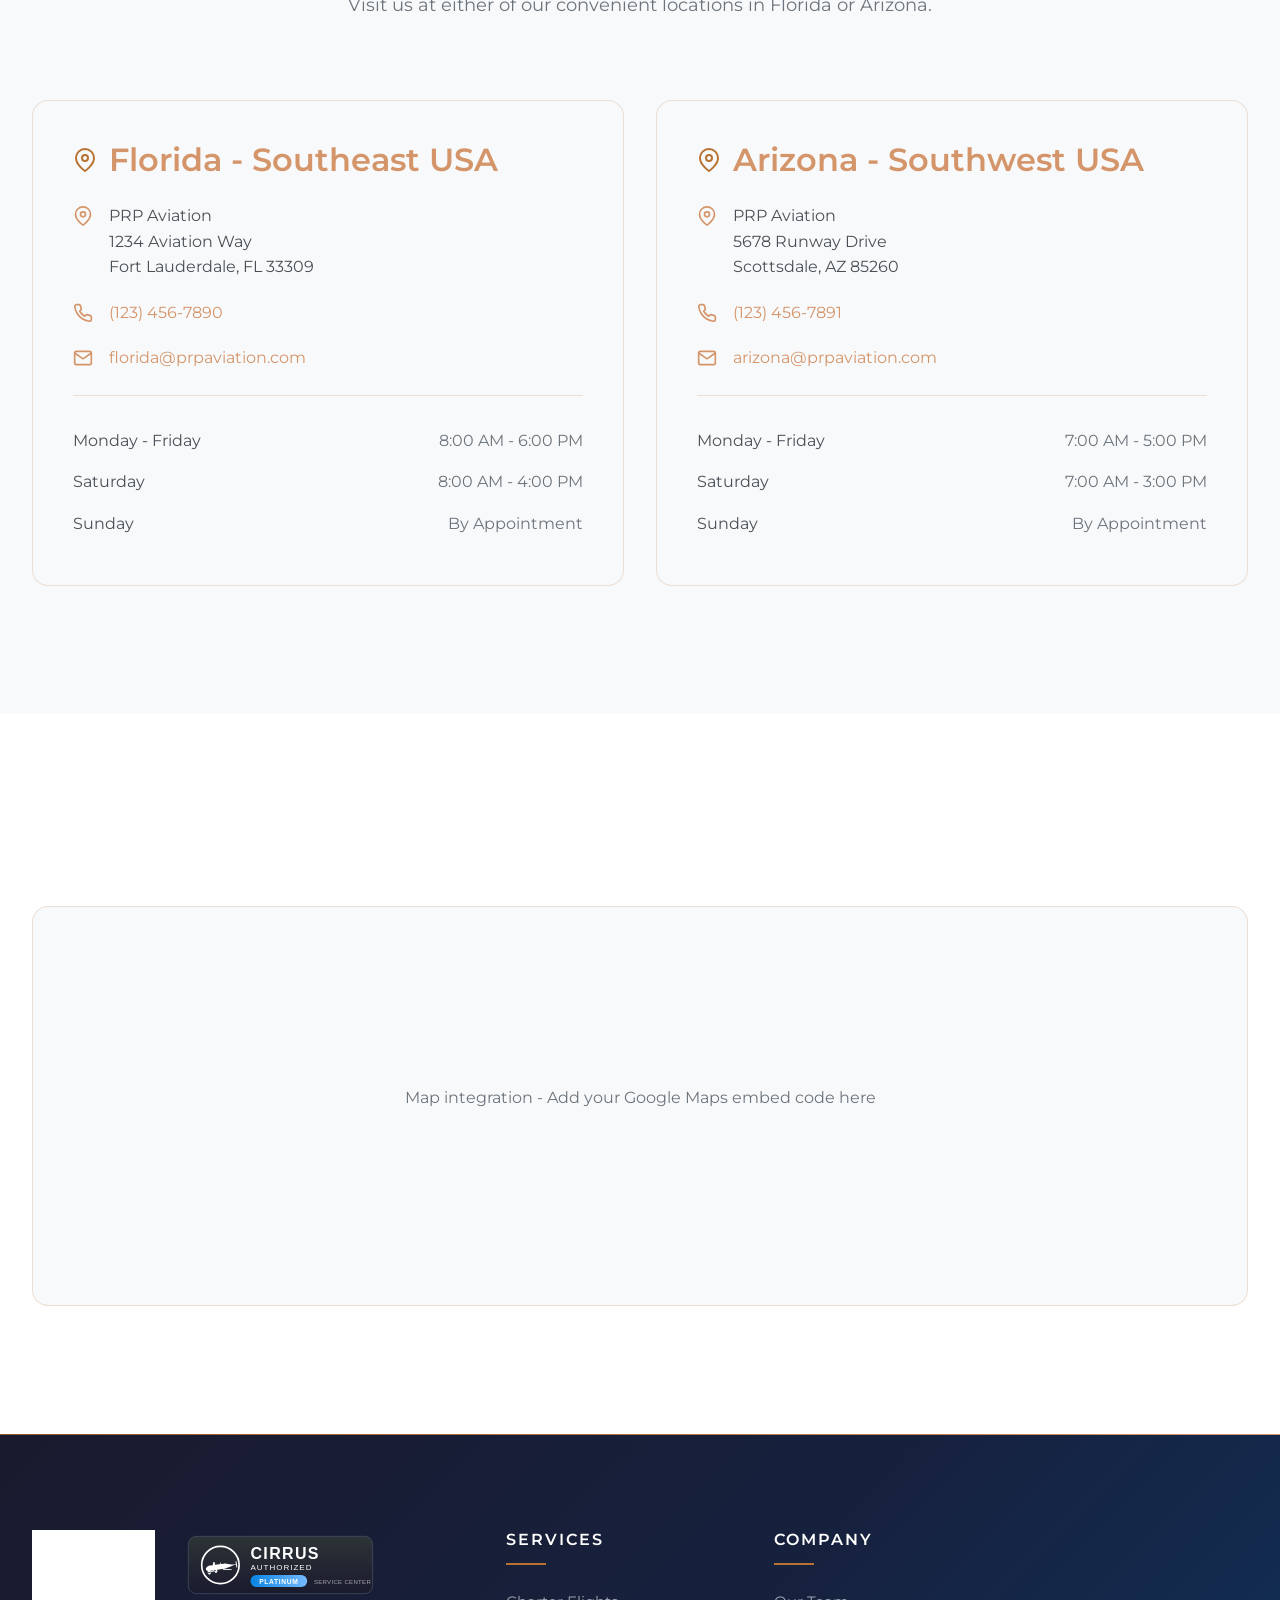
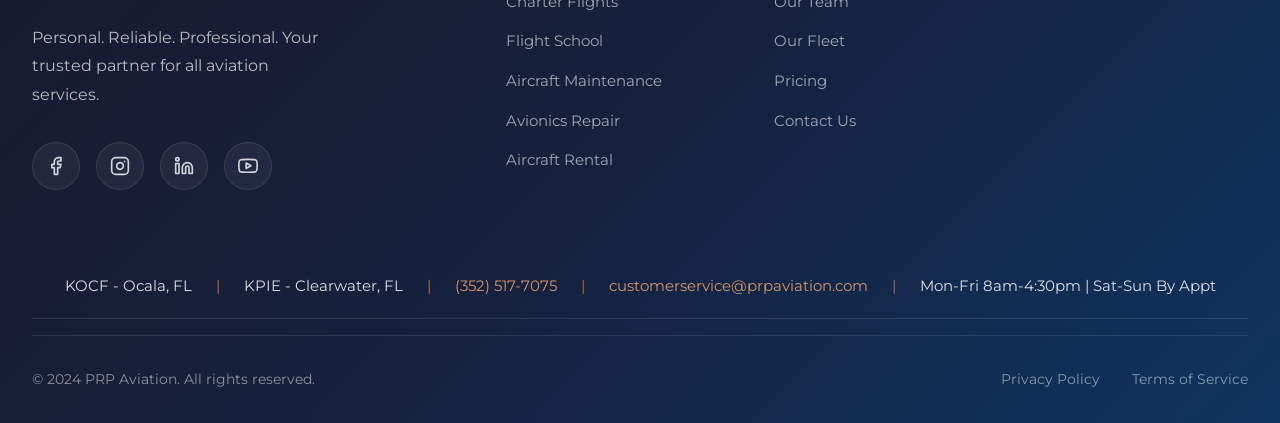
<file: pages/contact.html>
<!DOCTYPE html>
<html lang="en">
<head>
    <meta charset="UTF-8">
    <meta name="viewport" content="width=device-width, initial-scale=1.0">
    <meta name="description" content="Contact PRP Aviation - Get in touch with our Florida and Arizona locations for charter flights, training, maintenance, and more.">
    <title>Contact Us | PRP Aviation</title>
    <link rel="preconnect" href="https://fonts.googleapis.com">
    <link rel="preconnect" href="https://fonts.gstatic.com" crossorigin>
    <link href="https://fonts.googleapis.com/css2?family=Montserrat:wght@300;400;500;600;700&display=swap" rel="stylesheet">
    <link rel="stylesheet" href="../css/styles.css">
    <style>
        .contact-main {
            display: grid;
            grid-template-columns: 1fr 1.2fr;
            gap: 4rem;
        }
        .contact-form-section {
            background: var(--dark-gray);
            border: 1px solid rgba(184, 115, 51, 0.3);
            border-radius: 16px;
            padding: 3rem;
        }
        .location-cards {
            display: grid;
            grid-template-columns: repeat(2, 1fr);
            gap: 2rem;
            margin-top: 3rem;
        }
        .location-card {
            background: var(--dark-gray);
            border: 1px solid rgba(184, 115, 51, 0.2);
            border-radius: 16px;
            padding: 2.5rem;
            transition: all 0.3s ease;
        }
        .location-card:hover {
            border-color: var(--copper);
            transform: translateY(-5px);
        }
        .location-card h3 {
            color: var(--copper-light);
            margin-bottom: 1.5rem;
            display: flex;
            align-items: center;
            gap: 0.75rem;
        }
        .location-card h3 svg {
            width: 24px;
            height: 24px;
            stroke: var(--copper);
        }
        .location-detail {
            display: flex;
            align-items: flex-start;
            gap: 1rem;
            margin-bottom: 1.25rem;
        }
        .location-detail svg {
            width: 20px;
            height: 20px;
            stroke: var(--copper-light);
            flex-shrink: 0;
            margin-top: 3px;
        }
        .location-detail div {
            color: var(--silver);
        }
        .location-detail a {
            color: var(--copper-light);
        }
        .hours-table {
            margin-top: 1.5rem;
            padding-top: 1.5rem;
            border-top: 1px solid rgba(184, 115, 51, 0.2);
        }
        .hours-row {
            display: flex;
            justify-content: space-between;
            padding: 0.5rem 0;
            color: var(--text-gray);
        }
        .hours-row .day {
            color: var(--silver);
        }
        .map-section {
            margin-top: 4rem;
        }
        .map-container {
            height: 400px;
            background: var(--dark-gray);
            border: 1px solid rgba(184, 115, 51, 0.2);
            border-radius: 16px;
            display: flex;
            align-items: center;
            justify-content: center;
            color: var(--text-gray);
        }
        .emergency-banner {
            background: rgba(184, 115, 51, 0.2);
            border: 1px solid var(--copper);
            border-radius: 12px;
            padding: 1.5rem 2rem;
            margin-top: 2rem;
            display: flex;
            align-items: center;
            gap: 1.5rem;
        }
        .emergency-banner svg {
            width: 40px;
            height: 40px;
            stroke: var(--copper);
            flex-shrink: 0;
        }
        .emergency-banner h4 {
            color: var(--copper-light);
            margin-bottom: 0.25rem;
        }
        .emergency-banner p {
            margin: 0;
            color: var(--silver);
        }
        @media (max-width: 992px) {
            .contact-main {
                grid-template-columns: 1fr;
            }
            .location-cards {
                grid-template-columns: 1fr;
            }
        }
    </style>
</head>
<body>
    <!-- Navigation -->
    <nav class="navbar">
        <div class="nav-container">
            <a href="../index.html" class="nav-logo">
                
            </a>
            <ul class="nav-menu">
                <li><a href="../index.html" class="nav-link">Home</a></li>
                <li class="nav-dropdown">
                    <a href="#" class="nav-link">Services</a>
                    <div class="dropdown-menu">
                        <a href="charter.html">Charter Flights</a>
                        <a href="flight-school.html">Flight School</a>
                        <a href="maintenance.html">Aircraft Maintenance</a>
                        <a href="avionics.html">Avionics Repair</a>
                        <a href="rental.html">Aircraft Rental</a>
                    </div>
                </li>
                <li><a href="fleet.html" class="nav-link">Our Fleet</a></li>
                <li><a href="pricing.html" class="nav-link">Pricing</a></li>
                <li><a href="team.html" class="nav-link">Our Team</a></li>
                <li><a href="contact.html" class="nav-link">Contact</a></li>
                <li><a href="../index.html#quote" class="btn btn-primary">Get a Quote</a></li>
            </ul>
            <div class="nav-toggle">
                <span></span>
                <span></span>
                <span></span>
            </div>
        </div>
    </nav>

    <!-- Page Header -->
    <section class="page-header">
        <div class="container">
            <h1>Contact Us</h1>
            <div class="breadcrumb">
                <a href="../index.html">Home</a>
                <span>/</span>
                <span>Contact Us</span>
            </div>
        </div>
    </section>

    <!-- Contact Main Section -->
    <section class="services" style="padding-top: 6rem;">
        <div class="container">
            <div class="contact-main">
                <div class="contact-info reveal">
                    <h2>Get In Touch</h2>
                    <p>Have questions about our services? Ready to book a charter or schedule training? We're here to help. Reach out using any of the methods below or fill out the contact form.</p>

                    <div class="emergency-banner">
                        <svg xmlns="http://www.w3.org/2000/svg" viewBox="0 0 24 24" fill="none" stroke="currentColor" stroke-width="2">
                            <path d="M22 16.92v3a2 2 0 0 1-2.18 2 19.79 19.79 0 0 1-8.63-3.07 19.5 19.5 0 0 1-6-6 19.79 19.79 0 0 1-3.07-8.67A2 2 0 0 1 4.11 2h3a2 2 0 0 1 2 1.72 12.84 12.84 0 0 0 .7 2.81 2 2 0 0 1-.45 2.11L8.09 9.91a16 16 0 0 0 6 6l1.27-1.27a2 2 0 0 1 2.11-.45 12.84 12.84 0 0 0 2.81.7A2 2 0 0 1 22 16.92z"></path>
                        </svg>
                        <div>
                            <h4>24/7 Charter Support</h4>
                            <p>Call <a href="tel:+1234567899">(123) 456-7899</a> for urgent charter requests</p>
                        </div>
                    </div>

                    <ul class="quote-features" style="margin-top: 2rem;">
                        <li>
                            <svg xmlns="http://www.w3.org/2000/svg" viewBox="0 0 24 24" fill="none" stroke="currentColor" stroke-width="2"><polyline points="20 6 9 17 4 12"></polyline></svg>
                            Response within 24 hours
                        </li>
                        <li>
                            <svg xmlns="http://www.w3.org/2000/svg" viewBox="0 0 24 24" fill="none" stroke="currentColor" stroke-width="2"><polyline points="20 6 9 17 4 12"></polyline></svg>
                            Personalized service from real people
                        </li>
                        <li>
                            <svg xmlns="http://www.w3.org/2000/svg" viewBox="0 0 24 24" fill="none" stroke="currentColor" stroke-width="2"><polyline points="20 6 9 17 4 12"></polyline></svg>
                            No pressure, no obligations
                        </li>
                    </ul>
                </div>

                <div class="contact-form-section reveal">
                    <h3 style="margin-bottom: 2rem;">Send Us a Message</h3>

                    <form id="contact-form">
                        <div class="form-row">
                            <div class="form-group">
                                <label for="contact-name">Name <span class="required">*</span></label>
                                <input type="text" id="contact-name" name="name" required>
                            </div>
                            <div class="form-group">
                                <label for="contact-email">Email <span class="required">*</span></label>
                                <input type="email" id="contact-email" name="email" required>
                            </div>
                        </div>

                        <div class="form-row">
                            <div class="form-group">
                                <label for="contact-phone">Phone</label>
                                <input type="tel" id="contact-phone" name="phone">
                            </div>
                            <div class="form-group">
                                <label for="contact-subject">Subject <span class="required">*</span></label>
                                <select id="contact-subject" name="subject" required>
                                    <option value="">Select a topic</option>
                                    <option value="charter">Charter Inquiry</option>
                                    <option value="training">Flight Training</option>
                                    <option value="maintenance">Maintenance/Avionics</option>
                                    <option value="rental">Aircraft Rental</option>
                                    <option value="careers">Careers</option>
                                    <option value="other">Other</option>
                                </select>
                            </div>
                        </div>

                        <div class="form-group">
                            <label for="contact-location">Preferred Location</label>
                            <select id="contact-location" name="location">
                                <option value="">Select location (optional)</option>
                                <option value="FL">Florida - Southeast USA</option>
                                <option value="AZ">Arizona - Southwest USA</option>
                            </select>
                        </div>

                        <div class="form-group">
                            <label for="contact-message">Message <span class="required">*</span></label>
                            <textarea id="contact-message" name="message" required placeholder="How can we help you?"></textarea>
                        </div>

                        <div class="form-submit">
                            <button type="submit" class="btn btn-primary btn-large">Send Message</button>
                        </div>
                    </form>
                </div>
            </div>
        </div>
    </section>

    <!-- Location Cards -->
    <section class="fleet" style="background: var(--dark-gray);">
        <div class="container">
            <div class="section-header reveal">
                <h2>Our Locations</h2>
                <p>Visit us at either of our convenient locations in Florida or Arizona.</p>
            </div>

            <div class="location-cards">
                <!-- Florida Location -->
                <div class="location-card reveal">
                    <h3>
                        <svg xmlns="http://www.w3.org/2000/svg" viewBox="0 0 24 24" fill="none" stroke="currentColor" stroke-width="2">
                            <path d="M21 10c0 7-9 13-9 13s-9-6-9-13a9 9 0 0 1 18 0z"></path>
                            <circle cx="12" cy="10" r="3"></circle>
                        </svg>
                        Florida - Southeast USA
                    </h3>

                    <div class="location-detail">
                        <svg xmlns="http://www.w3.org/2000/svg" viewBox="0 0 24 24" fill="none" stroke="currentColor" stroke-width="2">
                            <path d="M21 10c0 7-9 13-9 13s-9-6-9-13a9 9 0 0 1 18 0z"></path>
                            <circle cx="12" cy="10" r="3"></circle>
                        </svg>
                        <div>
                            PRP Aviation<br>
                            1234 Aviation Way<br>
                            Fort Lauderdale, FL 33309
                        </div>
                    </div>

                    <div class="location-detail">
                        <svg xmlns="http://www.w3.org/2000/svg" viewBox="0 0 24 24" fill="none" stroke="currentColor" stroke-width="2">
                            <path d="M22 16.92v3a2 2 0 0 1-2.18 2 19.79 19.79 0 0 1-8.63-3.07 19.5 19.5 0 0 1-6-6 19.79 19.79 0 0 1-3.07-8.67A2 2 0 0 1 4.11 2h3a2 2 0 0 1 2 1.72 12.84 12.84 0 0 0 .7 2.81 2 2 0 0 1-.45 2.11L8.09 9.91a16 16 0 0 0 6 6l1.27-1.27a2 2 0 0 1 2.11-.45 12.84 12.84 0 0 0 2.81.7A2 2 0 0 1 22 16.92z"></path>
                        </svg>
                        <div>
                            <a href="tel:+1234567890">(123) 456-7890</a>
                        </div>
                    </div>

                    <div class="location-detail">
                        <svg xmlns="http://www.w3.org/2000/svg" viewBox="0 0 24 24" fill="none" stroke="currentColor" stroke-width="2">
                            <path d="M4 4h16c1.1 0 2 .9 2 2v12c0 1.1-.9 2-2 2H4c-1.1 0-2-.9-2-2V6c0-1.1.9-2 2-2z"></path>
                            <polyline points="22,6 12,13 2,6"></polyline>
                        </svg>
                        <div>
                            <a href="mailto:florida@prpaviation.com">florida@prpaviation.com</a>
                        </div>
                    </div>

                    <div class="hours-table">
                        <div class="hours-row">
                            <span class="day">Monday - Friday</span>
                            <span>8:00 AM - 6:00 PM</span>
                        </div>
                        <div class="hours-row">
                            <span class="day">Saturday</span>
                            <span>8:00 AM - 4:00 PM</span>
                        </div>
                        <div class="hours-row">
                            <span class="day">Sunday</span>
                            <span>By Appointment</span>
                        </div>
                    </div>
                </div>

                <!-- Arizona Location -->
                <div class="location-card reveal">
                    <h3>
                        <svg xmlns="http://www.w3.org/2000/svg" viewBox="0 0 24 24" fill="none" stroke="currentColor" stroke-width="2">
                            <path d="M21 10c0 7-9 13-9 13s-9-6-9-13a9 9 0 0 1 18 0z"></path>
                            <circle cx="12" cy="10" r="3"></circle>
                        </svg>
                        Arizona - Southwest USA
                    </h3>

                    <div class="location-detail">
                        <svg xmlns="http://www.w3.org/2000/svg" viewBox="0 0 24 24" fill="none" stroke="currentColor" stroke-width="2">
                            <path d="M21 10c0 7-9 13-9 13s-9-6-9-13a9 9 0 0 1 18 0z"></path>
                            <circle cx="12" cy="10" r="3"></circle>
                        </svg>
                        <div>
                            PRP Aviation<br>
                            5678 Runway Drive<br>
                            Scottsdale, AZ 85260
                        </div>
                    </div>

                    <div class="location-detail">
                        <svg xmlns="http://www.w3.org/2000/svg" viewBox="0 0 24 24" fill="none" stroke="currentColor" stroke-width="2">
                            <path d="M22 16.92v3a2 2 0 0 1-2.18 2 19.79 19.79 0 0 1-8.63-3.07 19.5 19.5 0 0 1-6-6 19.79 19.79 0 0 1-3.07-8.67A2 2 0 0 1 4.11 2h3a2 2 0 0 1 2 1.72 12.84 12.84 0 0 0 .7 2.81 2 2 0 0 1-.45 2.11L8.09 9.91a16 16 0 0 0 6 6l1.27-1.27a2 2 0 0 1 2.11-.45 12.84 12.84 0 0 0 2.81.7A2 2 0 0 1 22 16.92z"></path>
                        </svg>
                        <div>
                            <a href="tel:+1234567891">(123) 456-7891</a>
                        </div>
                    </div>

                    <div class="location-detail">
                        <svg xmlns="http://www.w3.org/2000/svg" viewBox="0 0 24 24" fill="none" stroke="currentColor" stroke-width="2">
                            <path d="M4 4h16c1.1 0 2 .9 2 2v12c0 1.1-.9 2-2 2H4c-1.1 0-2-.9-2-2V6c0-1.1.9-2 2-2z"></path>
                            <polyline points="22,6 12,13 2,6"></polyline>
                        </svg>
                        <div>
                            <a href="mailto:arizona@prpaviation.com">arizona@prpaviation.com</a>
                        </div>
                    </div>

                    <div class="hours-table">
                        <div class="hours-row">
                            <span class="day">Monday - Friday</span>
                            <span>7:00 AM - 5:00 PM</span>
                        </div>
                        <div class="hours-row">
                            <span class="day">Saturday</span>
                            <span>7:00 AM - 3:00 PM</span>
                        </div>
                        <div class="hours-row">
                            <span class="day">Sunday</span>
                            <span>By Appointment</span>
                        </div>
                    </div>
                </div>
            </div>
        </div>
    </section>

    <!-- Map Section -->
    <section class="services map-section">
        <div class="container">
            <div class="map-container reveal">
                <!-- Placeholder for Google Map embed -->
                <p>Map integration - Add your Google Maps embed code here</p>
            </div>
        </div>
    </section>

    <!-- Footer -->
    <footer class="footer">
        <div class="container">
            <div class="footer-grid">
                <div class="footer-brand">
                    <div class="footer-logos">
                        <img src="../images/prp-logo.png" alt="PRP Aviation" class="footer-logo-prp">
                        <img src="../images/cirrus-authorized-platinum.svg" alt="Cirrus Authorized Platinum Service Center" class="footer-logo-cirrus">
                    </div>
                    
                    <p>Personal. Reliable. Professional. Your trusted partner for all aviation services.</p>
                    <div class="footer-social">
                        <a href="#" aria-label="Facebook">
                            <svg xmlns="http://www.w3.org/2000/svg" viewBox="0 0 24 24" fill="none" stroke="currentColor" stroke-width="2" stroke-linecap="round" stroke-linejoin="round">
                                <path d="M18 2h-3a5 5 0 0 0-5 5v3H7v4h3v8h4v-8h3l1-4h-4V7a1 1 0 0 1 1-1h3z"></path>
                            </svg>
                        </a>
                        <a href="#" aria-label="Instagram">
                            <svg xmlns="http://www.w3.org/2000/svg" viewBox="0 0 24 24" fill="none" stroke="currentColor" stroke-width="2" stroke-linecap="round" stroke-linejoin="round">
                                <rect x="2" y="2" width="20" height="20" rx="5" ry="5"></rect>
                                <path d="M16 11.37A4 4 0 1 1 12.63 8 4 4 0 0 1 16 11.37z"></path>
                                <line x1="17.5" y1="6.5" x2="17.51" y2="6.5"></line>
                            </svg>
                        </a>
                        <a href="#" aria-label="LinkedIn">
                            <svg xmlns="http://www.w3.org/2000/svg" viewBox="0 0 24 24" fill="none" stroke="currentColor" stroke-width="2" stroke-linecap="round" stroke-linejoin="round">
                                <path d="M16 8a6 6 0 0 1 6 6v7h-4v-7a2 2 0 0 0-2-2 2 2 0 0 0-2 2v7h-4v-7a6 6 0 0 1 6-6z"></path>
                                <rect x="2" y="9" width="4" height="12"></rect>
                                <circle cx="4" cy="4" r="2"></circle>
                            </svg>
                        </a>
                        <a href="#" aria-label="YouTube">
                            <svg xmlns="http://www.w3.org/2000/svg" viewBox="0 0 24 24" fill="none" stroke="currentColor" stroke-width="2" stroke-linecap="round" stroke-linejoin="round">
                                <path d="M22.54 6.42a2.78 2.78 0 0 0-1.94-2C18.88 4 12 4 12 4s-6.88 0-8.6.46a2.78 2.78 0 0 0-1.94 2A29 29 0 0 0 1 11.75a29 29 0 0 0 .46 5.33A2.78 2.78 0 0 0 3.4 19c1.72.46 8.6.46 8.6.46s6.88 0 8.6-.46a2.78 2.78 0 0 0 1.94-2 29 29 0 0 0 .46-5.25 29 29 0 0 0-.46-5.33z"></path>
                                <polygon points="9.75 15.02 15.5 11.75 9.75 8.48 9.75 15.02"></polygon>
                            </svg>
                        </a>
                    </div>
                </div>
                <div class="footer-links">
                    <h4>Services</h4>
                    <ul>
                        <li><a href="charter.html">Charter Flights</a></li>
                        <li><a href="flight-school.html">Flight School</a></li>
                        <li><a href="maintenance.html">Aircraft Maintenance</a></li>
                        <li><a href="avionics.html">Avionics Repair</a></li>
                        <li><a href="rental.html">Aircraft Rental</a></li>
                    </ul>
                </div>
                <div class="footer-links">
                    <h4>Company</h4>
                    <ul>
                        <li><a href="team.html">Our Team</a></li>
                        <li><a href="fleet.html">Our Fleet</a></li>
                        <li><a href="pricing.html">Pricing</a></li>
                        <li><a href="contact.html">Contact Us</a></li>
                    </ul>
                </div>
            </div>
            <div class="footer-info-bar">
                <span>KOCF - Ocala, FL</span>
                <span class="divider">|</span>
                <span>KPIE - Clearwater, FL</span>
                <span class="divider">|</span>
                <span><a href="tel:+13525177075">(352) 517-7075</a></span>
                <span class="divider">|</span>
                <span><a href="mailto:customerservice@prpaviation.com">customerservice@prpaviation.com</a></span>
                <span class="divider">|</span>
                <span>Mon-Fri 8am-4:30pm | Sat-Sun By Appt</span>
            </div>
            <div class="footer-bottom">
                <p>&copy; 2024 PRP Aviation. All rights reserved.</p>
                <div class="footer-bottom-links">
                    <a href="#">Privacy Policy</a>
                    <a href="#">Terms of Service</a>
                </div>
            </div>
        </div>
    </footer>

    <script src="../js/main.js"></script>
</body>
</html>
</file>
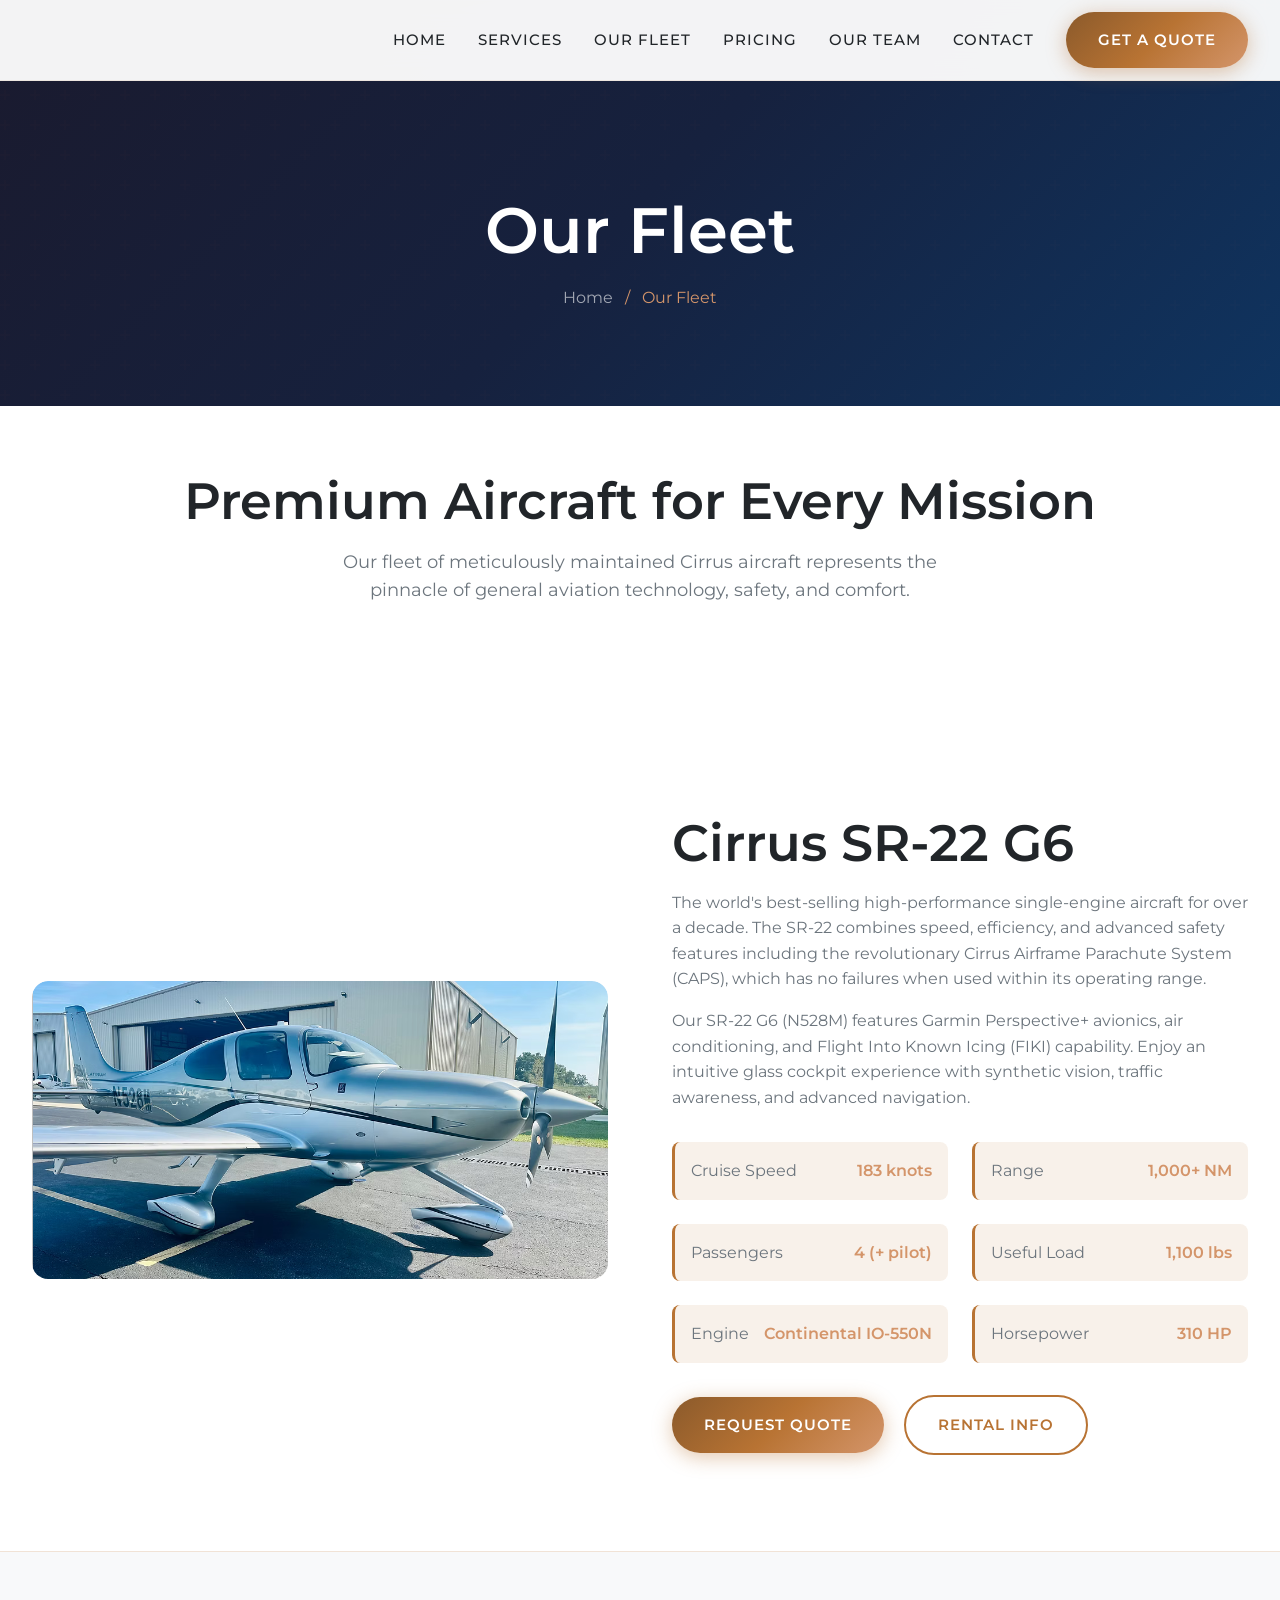
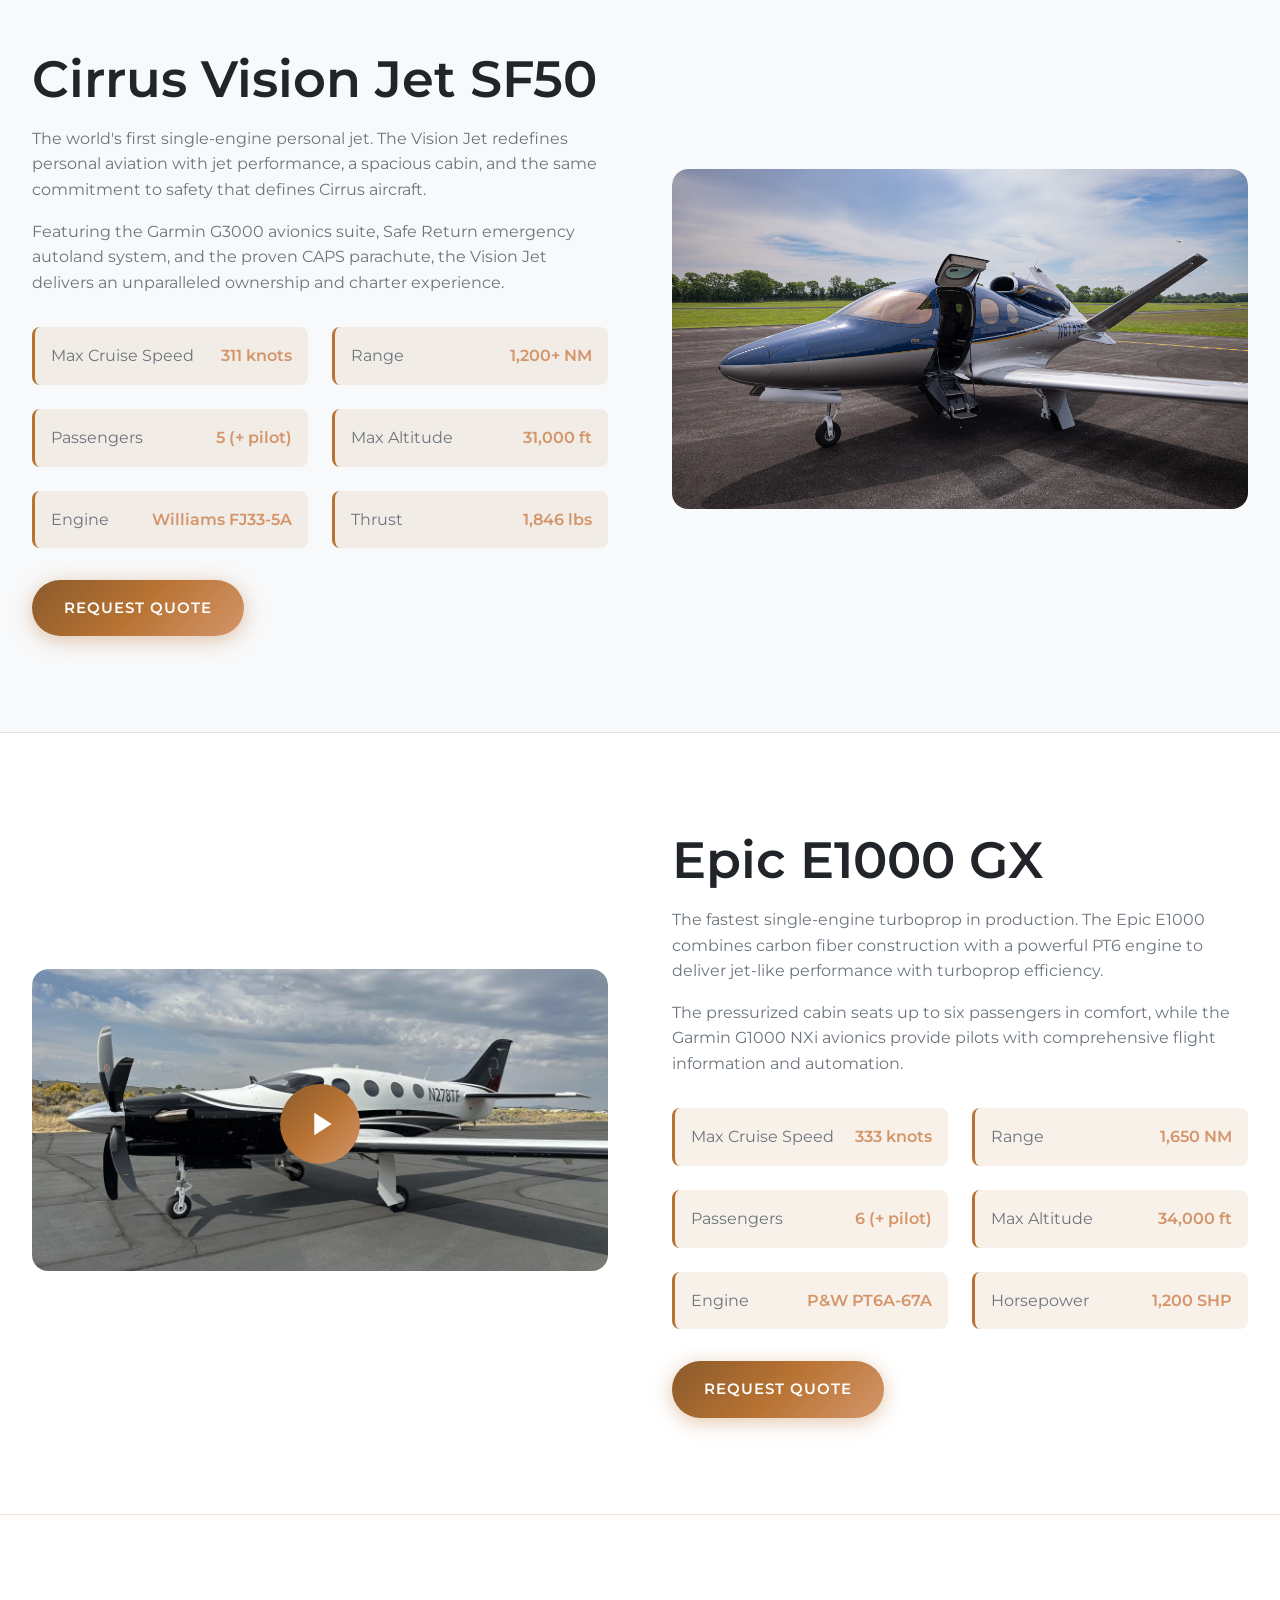
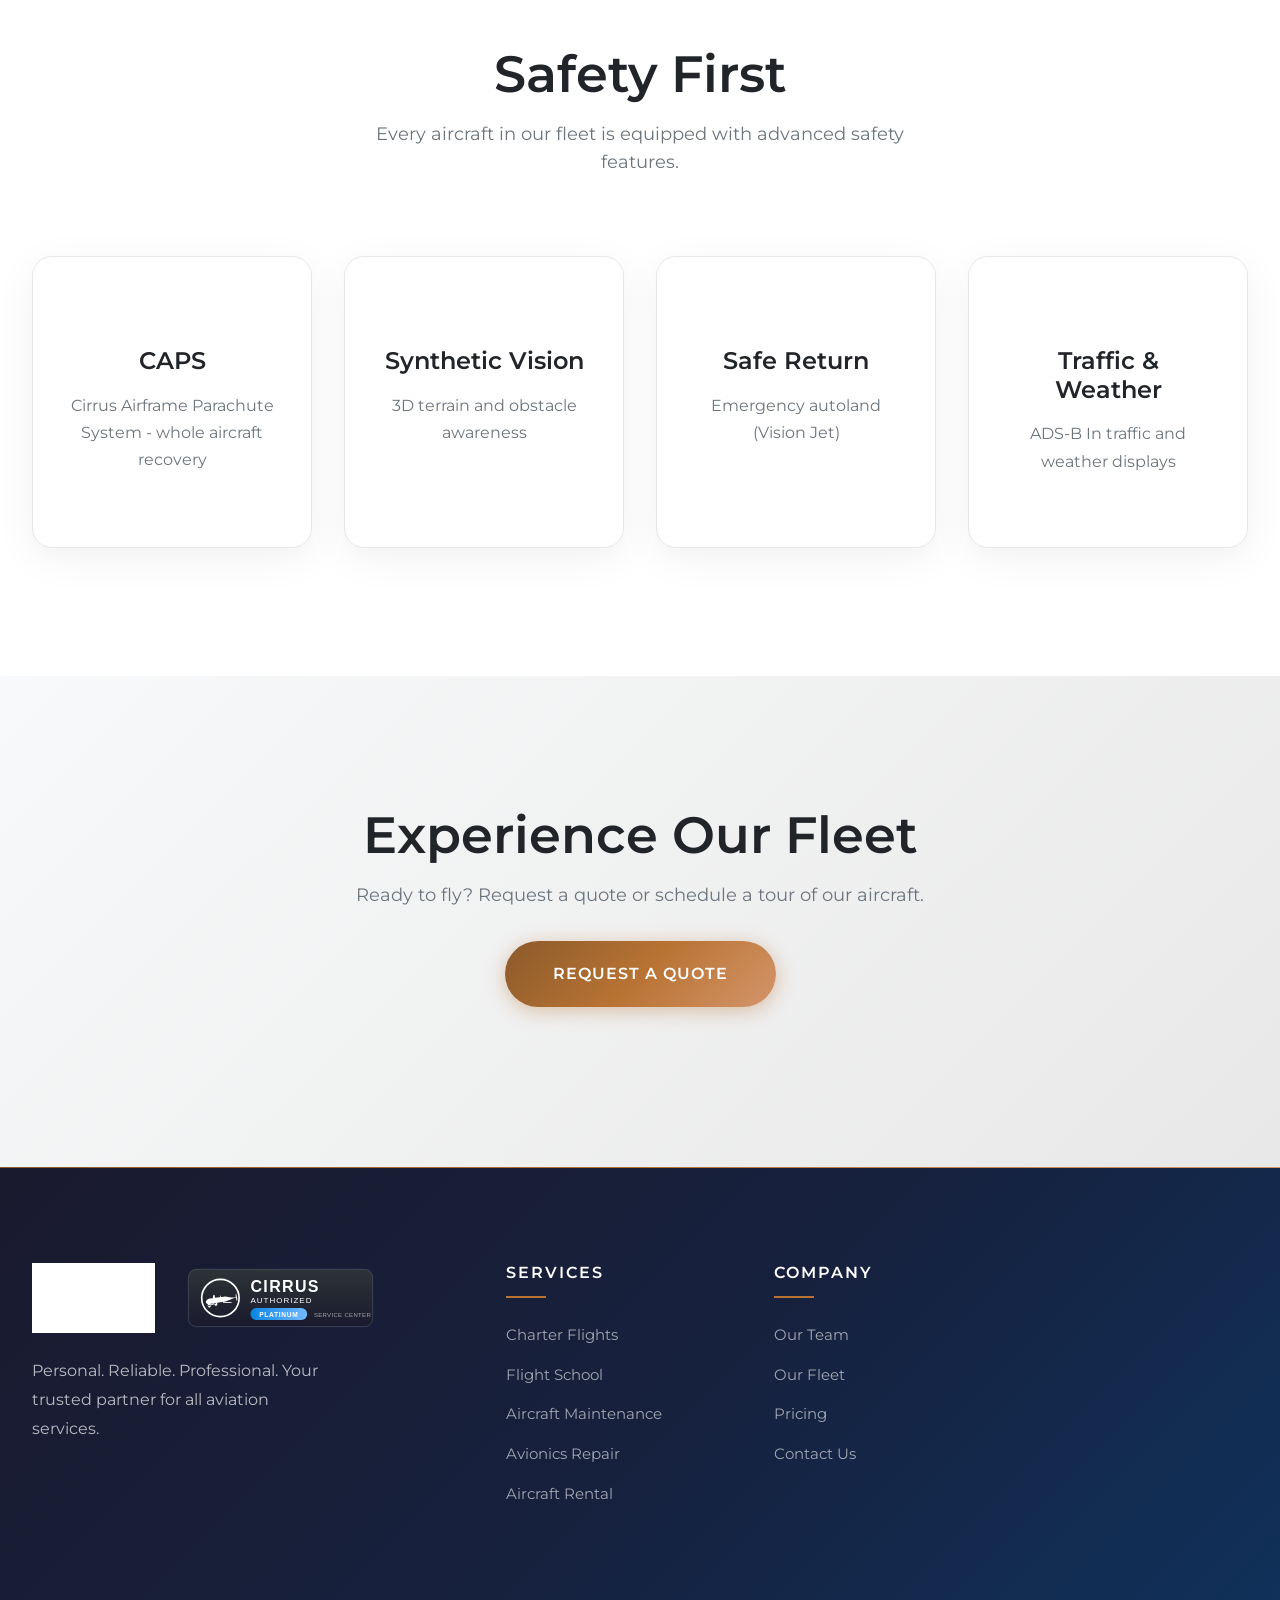
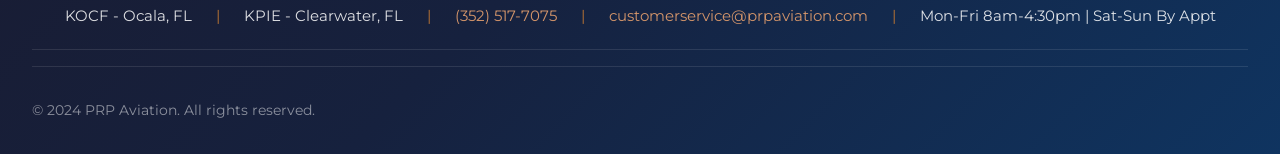
<file: pages/fleet.html>
<!DOCTYPE html>
<html lang="en">
<head>
    <meta charset="UTF-8">
    <meta name="viewport" content="width=device-width, initial-scale=1.0">
    <meta name="description" content="PRP Aviation Fleet - Explore our premium Cirrus aircraft including SR-22, Vision Jet, and Epic E1000.">
    <title>Our Fleet | PRP Aviation</title>
    <link rel="preconnect" href="https://fonts.googleapis.com">
    <link rel="preconnect" href="https://fonts.gstatic.com" crossorigin>
    <link href="https://fonts.googleapis.com/css2?family=Montserrat:wght@300;400;500;600;700&display=swap" rel="stylesheet">
    <link rel="stylesheet" href="../css/styles.css">
    <style>
        .fleet-detail {
            padding: 6rem 0;
            border-bottom: 1px solid rgba(184, 115, 51, 0.2);
        }
        .fleet-detail:nth-child(even) {
            background: var(--dark-gray);
        }
        .fleet-detail-grid {
            display: grid;
            grid-template-columns: 1fr 1fr;
            gap: 4rem;
            align-items: center;
        }
        .fleet-detail:nth-child(even) .fleet-detail-grid {
            direction: rtl;
        }
        .fleet-detail:nth-child(even) .fleet-detail-grid > * {
            direction: ltr;
        }
        .fleet-media {
            position: relative;
            border-radius: 16px;
            overflow: hidden;
        }
        .fleet-media img,
        .fleet-media video {
            width: 100%;
            border-radius: 16px;
        }
        .play-button {
            position: absolute;
            top: 50%;
            left: 50%;
            transform: translate(-50%, -50%);
            width: 80px;
            height: 80px;
            background: var(--gradient-copper);
            border-radius: 50%;
            display: flex;
            align-items: center;
            justify-content: center;
            cursor: pointer;
            transition: all 0.3s ease;
            animation: pulse 2s infinite;
        }
        .play-button:hover {
            transform: translate(-50%, -50%) scale(1.1);
        }
        .play-button svg {
            width: 30px;
            height: 30px;
            fill: white;
            margin-left: 5px;
        }
        .fleet-specs-grid {
            display: grid;
            grid-template-columns: repeat(2, 1fr);
            gap: 1.5rem;
            margin-top: 2rem;
        }
        .fleet-spec-item {
            display: flex;
            justify-content: space-between;
            padding: 1rem;
            background: rgba(184, 115, 51, 0.1);
            border-radius: 8px;
            border-left: 3px solid var(--copper);
        }
        .fleet-spec-item .label {
            color: var(--text-gray);
        }
        .fleet-spec-item .value {
            color: var(--copper-light);
            font-weight: 600;
        }
        @media (max-width: 992px) {
            .fleet-detail-grid {
                grid-template-columns: 1fr;
            }
            .fleet-detail:nth-child(even) .fleet-detail-grid {
                direction: ltr;
            }
        }
    </style>
</head>
<body>
    <!-- Navigation -->
    <nav class="navbar">
        <div class="nav-container">
            <a href="../index.html" class="nav-logo">
                
            </a>
            <ul class="nav-menu">
                <li><a href="../index.html" class="nav-link">Home</a></li>
                <li class="nav-dropdown">
                    <a href="#" class="nav-link">Services</a>
                    <div class="dropdown-menu">
                        <a href="charter.html">Charter Flights</a>
                        <a href="flight-school.html">Flight School</a>
                        <a href="maintenance.html">Aircraft Maintenance</a>
                        <a href="avionics.html">Avionics Repair</a>
                        <a href="rental.html">Aircraft Rental</a>
                    </div>
                </li>
                <li><a href="fleet.html" class="nav-link">Our Fleet</a></li>
                <li><a href="pricing.html" class="nav-link">Pricing</a></li>
                <li><a href="team.html" class="nav-link">Our Team</a></li>
                <li><a href="contact.html" class="nav-link">Contact</a></li>
                <li><a href="../index.html#quote" class="btn btn-primary">Get a Quote</a></li>
            </ul>
            <div class="nav-toggle">
                <span></span>
                <span></span>
                <span></span>
            </div>
        </div>
    </nav>

    <!-- Page Header -->
    <section class="page-header">
        <div class="container">
            <h1>Our Fleet</h1>
            <div class="breadcrumb">
                <a href="../index.html">Home</a>
                <span>/</span>
                <span>Our Fleet</span>
            </div>
        </div>
    </section>

    <!-- Fleet Introduction -->
    <section class="services" style="padding-top: 4rem; padding-bottom: 2rem;">
        <div class="container">
            <div class="section-header reveal">
                <h2>Premium Aircraft for Every Mission</h2>
                <p>Our fleet of meticulously maintained Cirrus aircraft represents the pinnacle of general aviation technology, safety, and comfort.</p>
            </div>
        </div>
    </section>

    <!-- Cirrus SR-22 G6 -->
    <section class="fleet-detail" id="sr22">
        <div class="container">
            <div class="fleet-detail-grid">
                <div class="fleet-media reveal">
                    <img src="../images/sr22-g6.png" alt="Cirrus SR-22 G6 N528M">
                </div>
                <div class="fleet-content reveal">
                    <h2>Cirrus SR-22 G6</h2>
                    <p>The world's best-selling high-performance single-engine aircraft for over a decade. The SR-22 combines speed, efficiency, and advanced safety features including the revolutionary Cirrus Airframe Parachute System (CAPS), which has no failures when used within its operating range.</p>
                    <p>Our SR-22 G6 (N528M) features Garmin Perspective+ avionics, air conditioning, and Flight Into Known Icing (FIKI) capability. Enjoy an intuitive glass cockpit experience with synthetic vision, traffic awareness, and advanced navigation.</p>

                    <div class="fleet-specs-grid">
                        <div class="fleet-spec-item">
                            <span class="label">Cruise Speed</span>
                            <span class="value">183 knots</span>
                        </div>
                        <div class="fleet-spec-item">
                            <span class="label">Range</span>
                            <span class="value">1,000+ NM</span>
                        </div>
                        <div class="fleet-spec-item">
                            <span class="label">Passengers</span>
                            <span class="value">4 (+ pilot)</span>
                        </div>
                        <div class="fleet-spec-item">
                            <span class="label">Useful Load</span>
                            <span class="value">1,100 lbs</span>
                        </div>
                        <div class="fleet-spec-item">
                            <span class="label">Engine</span>
                            <span class="value">Continental IO-550N</span>
                        </div>
                        <div class="fleet-spec-item">
                            <span class="label">Horsepower</span>
                            <span class="value">310 HP</span>
                        </div>
                    </div>

                    <div style="margin-top: 2rem;">
                        <a href="../index.html#quote" class="btn btn-primary">Request Quote</a>
                        <a href="rental.html" class="btn btn-secondary" style="margin-left: 1rem;">Rental Info</a>
                    </div>
                </div>
            </div>
        </div>
    </section>

    <!-- Cirrus Vision Jet -->
    <section class="fleet-detail" id="visionjet">
        <div class="container">
            <div class="fleet-detail-grid">
                <div class="fleet-media reveal">
                    <img src="../images/vision-jet.jpg" alt="Cirrus Vision Jet SF50 N678SF">
                </div>
                <div class="fleet-content reveal">
                    <h2>Cirrus Vision Jet SF50</h2>
                    <p>The world's first single-engine personal jet. The Vision Jet redefines personal aviation with jet performance, a spacious cabin, and the same commitment to safety that defines Cirrus aircraft.</p>
                    <p>Featuring the Garmin G3000 avionics suite, Safe Return emergency autoland system, and the proven CAPS parachute, the Vision Jet delivers an unparalleled ownership and charter experience.</p>

                    <div class="fleet-specs-grid">
                        <div class="fleet-spec-item">
                            <span class="label">Max Cruise Speed</span>
                            <span class="value">311 knots</span>
                        </div>
                        <div class="fleet-spec-item">
                            <span class="label">Range</span>
                            <span class="value">1,200+ NM</span>
                        </div>
                        <div class="fleet-spec-item">
                            <span class="label">Passengers</span>
                            <span class="value">5 (+ pilot)</span>
                        </div>
                        <div class="fleet-spec-item">
                            <span class="label">Max Altitude</span>
                            <span class="value">31,000 ft</span>
                        </div>
                        <div class="fleet-spec-item">
                            <span class="label">Engine</span>
                            <span class="value">Williams FJ33-5A</span>
                        </div>
                        <div class="fleet-spec-item">
                            <span class="label">Thrust</span>
                            <span class="value">1,846 lbs</span>
                        </div>
                    </div>

                    <div style="margin-top: 2rem;">
                        <a href="../index.html#quote" class="btn btn-primary">Request Quote</a>
                    </div>
                </div>
            </div>
        </div>
    </section>

    <!-- Epic E1000 -->
    <section class="fleet-detail" id="epic">
        <div class="container">
            <div class="fleet-detail-grid">
                <div class="fleet-media reveal">
                    <img src="../images/epic-e1000.jpg" alt="Epic E1000 GX N278TF">
                    <div class="play-button" onclick="openVideoModal('../images/epic-video.mp4')">
                        <svg viewBox="0 0 24 24"><polygon points="5 3 19 12 5 21 5 3"></polygon></svg>
                    </div>
                </div>
                <div class="fleet-content reveal">
                    <h2>Epic E1000 GX</h2>
                    <p>The fastest single-engine turboprop in production. The Epic E1000 combines carbon fiber construction with a powerful PT6 engine to deliver jet-like performance with turboprop efficiency.</p>
                    <p>The pressurized cabin seats up to six passengers in comfort, while the Garmin G1000 NXi avionics provide pilots with comprehensive flight information and automation.</p>

                    <div class="fleet-specs-grid">
                        <div class="fleet-spec-item">
                            <span class="label">Max Cruise Speed</span>
                            <span class="value">333 knots</span>
                        </div>
                        <div class="fleet-spec-item">
                            <span class="label">Range</span>
                            <span class="value">1,650 NM</span>
                        </div>
                        <div class="fleet-spec-item">
                            <span class="label">Passengers</span>
                            <span class="value">6 (+ pilot)</span>
                        </div>
                        <div class="fleet-spec-item">
                            <span class="label">Max Altitude</span>
                            <span class="value">34,000 ft</span>
                        </div>
                        <div class="fleet-spec-item">
                            <span class="label">Engine</span>
                            <span class="value">P&W PT6A-67A</span>
                        </div>
                        <div class="fleet-spec-item">
                            <span class="label">Horsepower</span>
                            <span class="value">1,200 SHP</span>
                        </div>
                    </div>

                    <div style="margin-top: 2rem;">
                        <a href="../index.html#quote" class="btn btn-primary">Request Quote</a>
                    </div>
                </div>
            </div>
        </div>
    </section>

    <!-- Safety Features -->
    <section class="services">
        <div class="container">
            <div class="section-header reveal">
                <h2>Safety First</h2>
                <p>Every aircraft in our fleet is equipped with advanced safety features.</p>
            </div>

            <div class="services-grid" style="grid-template-columns: repeat(4, 1fr);">
                <div class="service-card reveal" style="text-align: center;">
                    <div class="service-icon" style="margin: 0 auto 1rem;">
                        <svg xmlns="http://www.w3.org/2000/svg" viewBox="0 0 24 24" fill="none" stroke="currentColor" stroke-width="2">
                            <path d="M12 22s8-4 8-10V5l-8-3-8 3v7c0 6 8 10 8 10z"></path>
                        </svg>
                    </div>
                    <h3>CAPS</h3>
                    <p>Cirrus Airframe Parachute System - whole aircraft recovery</p>
                </div>
                <div class="service-card reveal" style="text-align: center;">
                    <div class="service-icon" style="margin: 0 auto 1rem;">
                        <svg xmlns="http://www.w3.org/2000/svg" viewBox="0 0 24 24" fill="none" stroke="currentColor" stroke-width="2">
                            <rect x="2" y="3" width="20" height="14" rx="2" ry="2"></rect>
                            <line x1="8" y1="21" x2="16" y2="21"></line>
                            <line x1="12" y1="17" x2="12" y2="21"></line>
                        </svg>
                    </div>
                    <h3>Synthetic Vision</h3>
                    <p>3D terrain and obstacle awareness</p>
                </div>
                <div class="service-card reveal" style="text-align: center;">
                    <div class="service-icon" style="margin: 0 auto 1rem;">
                        <svg xmlns="http://www.w3.org/2000/svg" viewBox="0 0 24 24" fill="none" stroke="currentColor" stroke-width="2">
                            <circle cx="12" cy="12" r="10"></circle>
                            <path d="M9.09 9a3 3 0 0 1 5.83 1c0 2-3 3-3 3"></path>
                            <line x1="12" y1="17" x2="12.01" y2="17"></line>
                        </svg>
                    </div>
                    <h3>Safe Return</h3>
                    <p>Emergency autoland (Vision Jet)</p>
                </div>
                <div class="service-card reveal" style="text-align: center;">
                    <div class="service-icon" style="margin: 0 auto 1rem;">
                        <svg xmlns="http://www.w3.org/2000/svg" viewBox="0 0 24 24" fill="none" stroke="currentColor" stroke-width="2">
                            <circle cx="12" cy="12" r="2"></circle>
                            <path d="M16.24 7.76a6 6 0 0 1 0 8.49m-8.48-.01a6 6 0 0 1 0-8.49m11.31-2.82a10 10 0 0 1 0 14.14m-14.14 0a10 10 0 0 1 0-14.14"></path>
                        </svg>
                    </div>
                    <h3>Traffic & Weather</h3>
                    <p>ADS-B In traffic and weather displays</p>
                </div>
            </div>
        </div>
    </section>

    <!-- CTA Section -->
    <section class="quote-section">
        <div class="container">
            <div class="section-header reveal" style="margin-bottom: 2rem;">
                <h2>Experience Our Fleet</h2>
                <p>Ready to fly? Request a quote or schedule a tour of our aircraft.</p>
                <a href="../index.html#quote" class="btn btn-primary btn-large" style="margin-top: 2rem;">Request a Quote</a>
            </div>
        </div>
    </section>

    <!-- Footer -->
    <footer class="footer">
        <div class="container">
            <div class="footer-grid">
                <div class="footer-brand">
                    <div class="footer-logos">
                        <img src="../images/prp-logo.png" alt="PRP Aviation" class="footer-logo-prp">
                        <img src="../images/cirrus-authorized-platinum.svg" alt="Cirrus Authorized Platinum Service Center" class="footer-logo-cirrus">
                    </div>
                    
                    <p>Personal. Reliable. Professional. Your trusted partner for all aviation services.</p>
                </div>
                <div class="footer-links">
                    <h4>Services</h4>
                    <ul>
                        <li><a href="charter.html">Charter Flights</a></li>
                        <li><a href="flight-school.html">Flight School</a></li>
                        <li><a href="maintenance.html">Aircraft Maintenance</a></li>
                        <li><a href="avionics.html">Avionics Repair</a></li>
                        <li><a href="rental.html">Aircraft Rental</a></li>
                    </ul>
                </div>
                <div class="footer-links">
                    <h4>Company</h4>
                    <ul>
                        <li><a href="team.html">Our Team</a></li>
                        <li><a href="fleet.html">Our Fleet</a></li>
                        <li><a href="pricing.html">Pricing</a></li>
                        <li><a href="contact.html">Contact Us</a></li>
                    </ul>
                </div>
            </div>
            <div class="footer-info-bar">
                <span>KOCF - Ocala, FL</span>
                <span class="divider">|</span>
                <span>KPIE - Clearwater, FL</span>
                <span class="divider">|</span>
                <span><a href="tel:+13525177075">(352) 517-7075</a></span>
                <span class="divider">|</span>
                <span><a href="mailto:customerservice@prpaviation.com">customerservice@prpaviation.com</a></span>
                <span class="divider">|</span>
                <span>Mon-Fri 8am-4:30pm | Sat-Sun By Appt</span>
            </div>
            <div class="footer-bottom">
                <p>&copy; 2024 PRP Aviation. All rights reserved.</p>
            </div>
        </div>
    </footer>

    <script src="../js/main.js"></script>
</body>
</html>
</file>
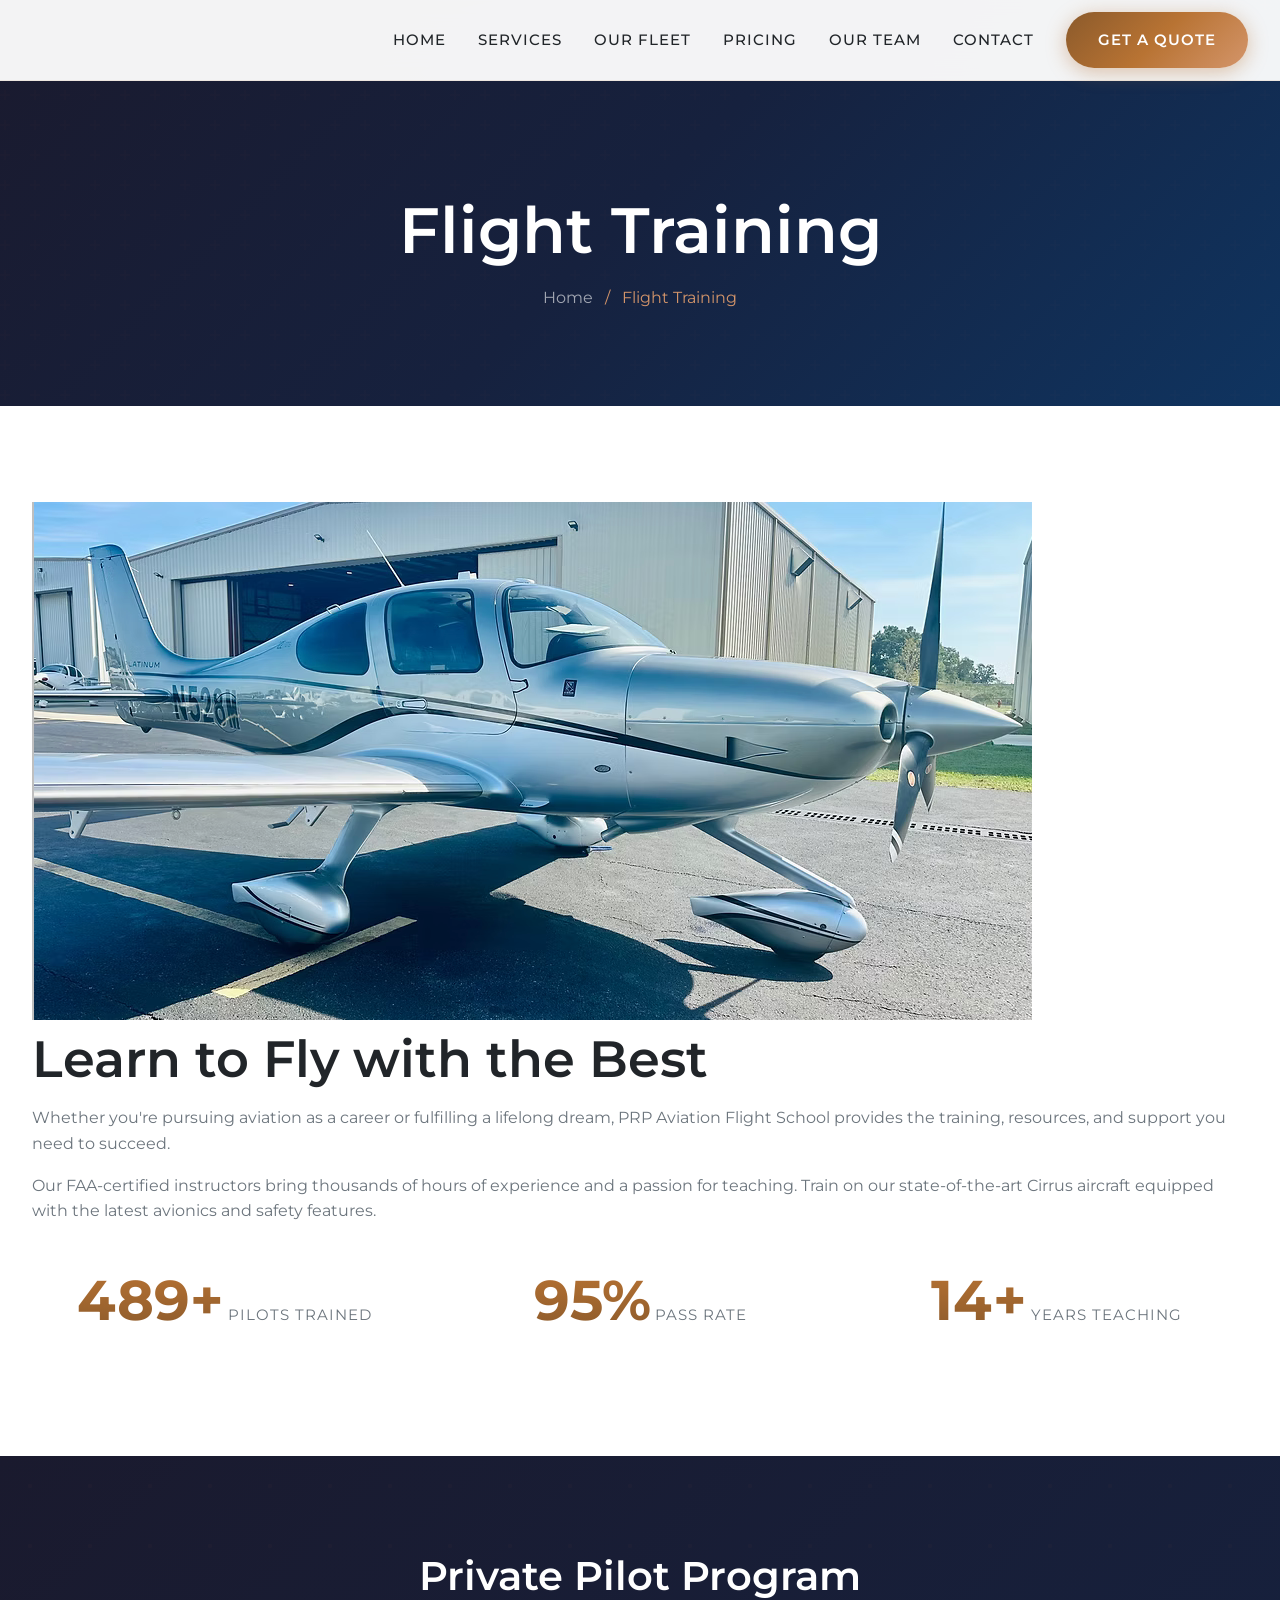
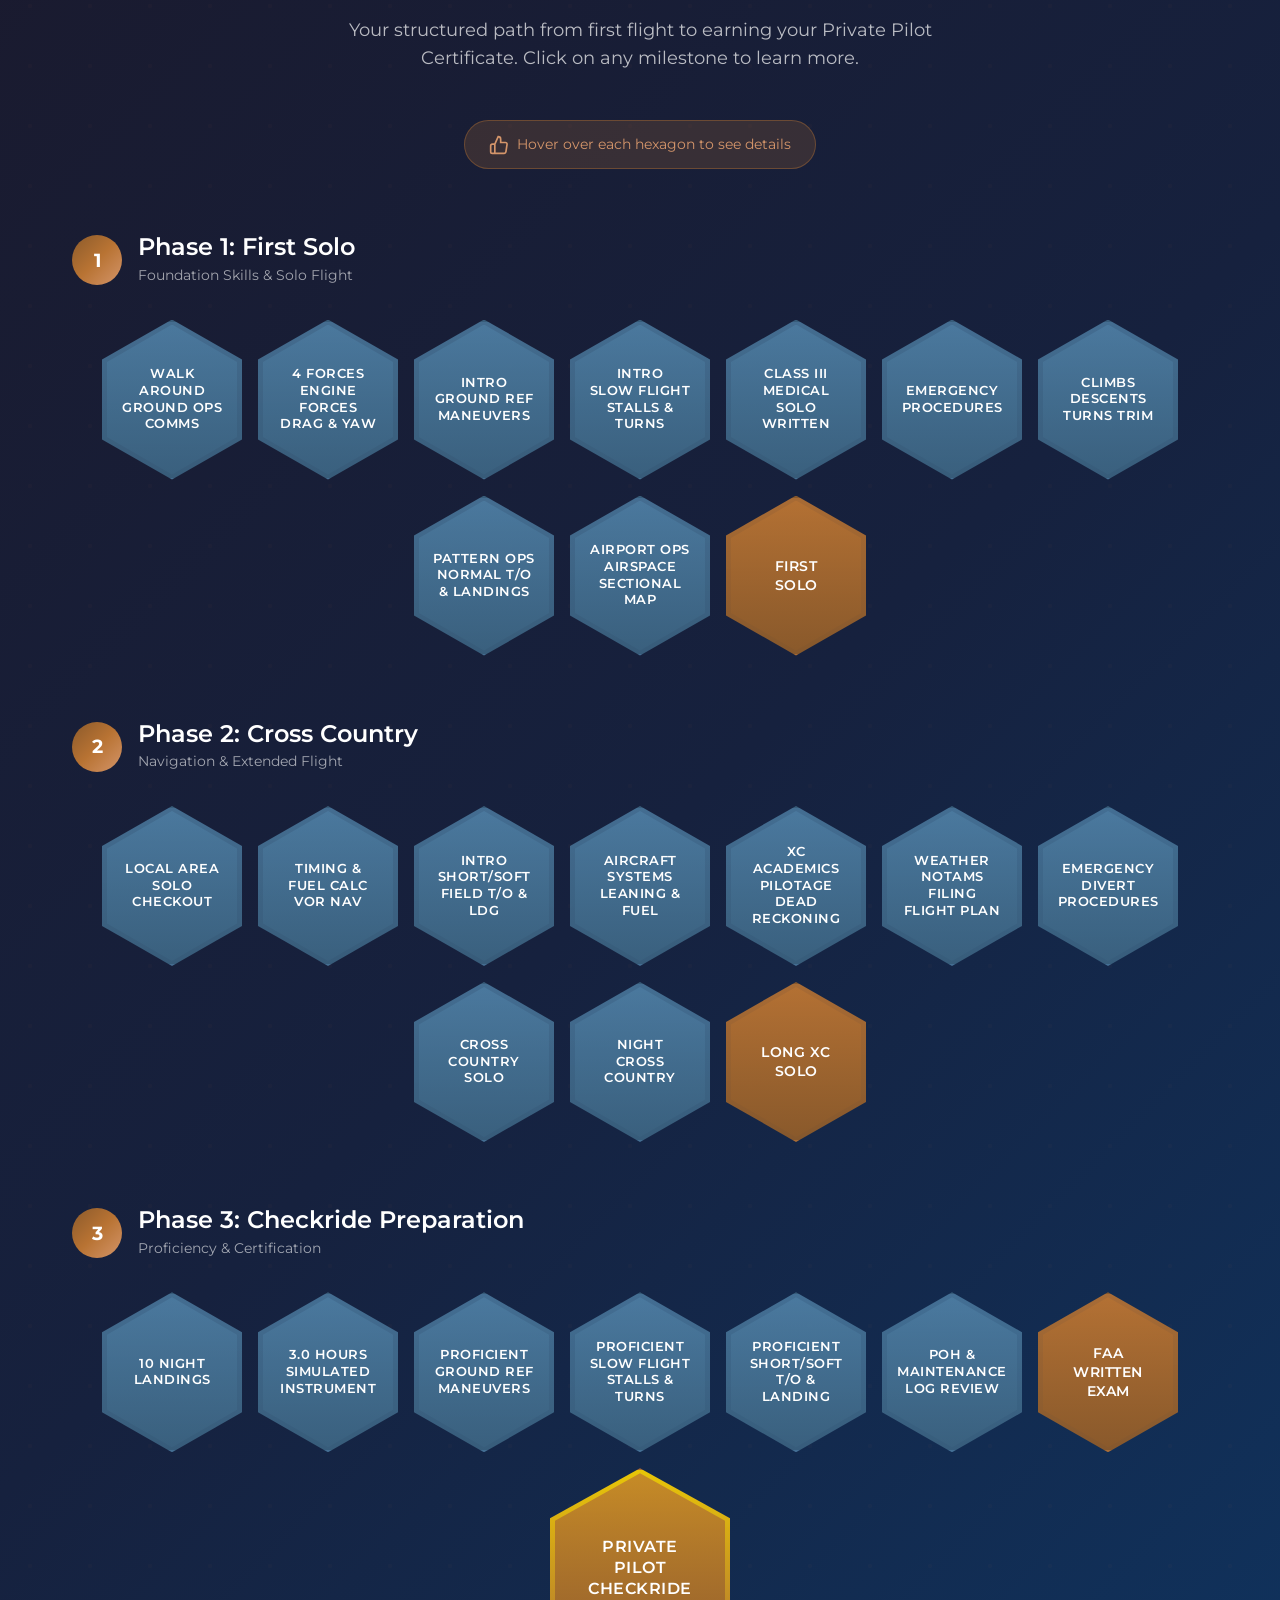
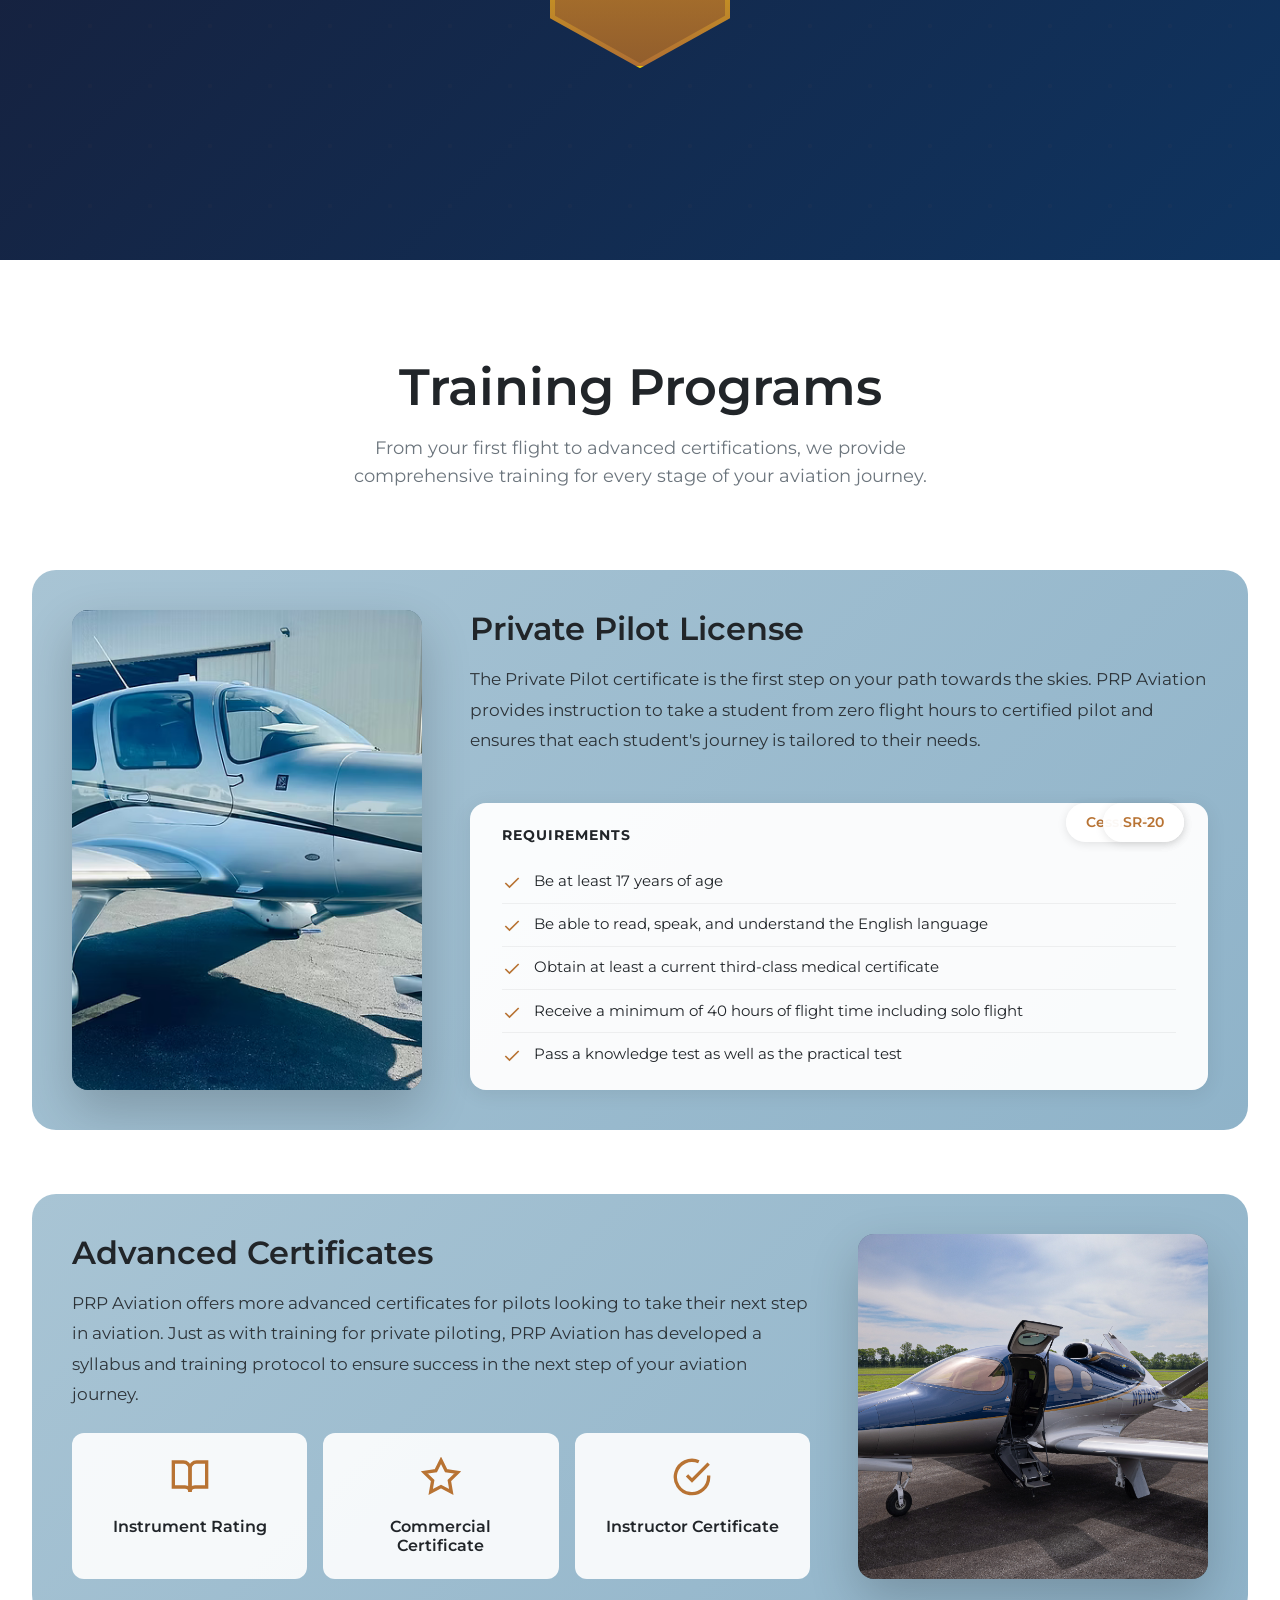
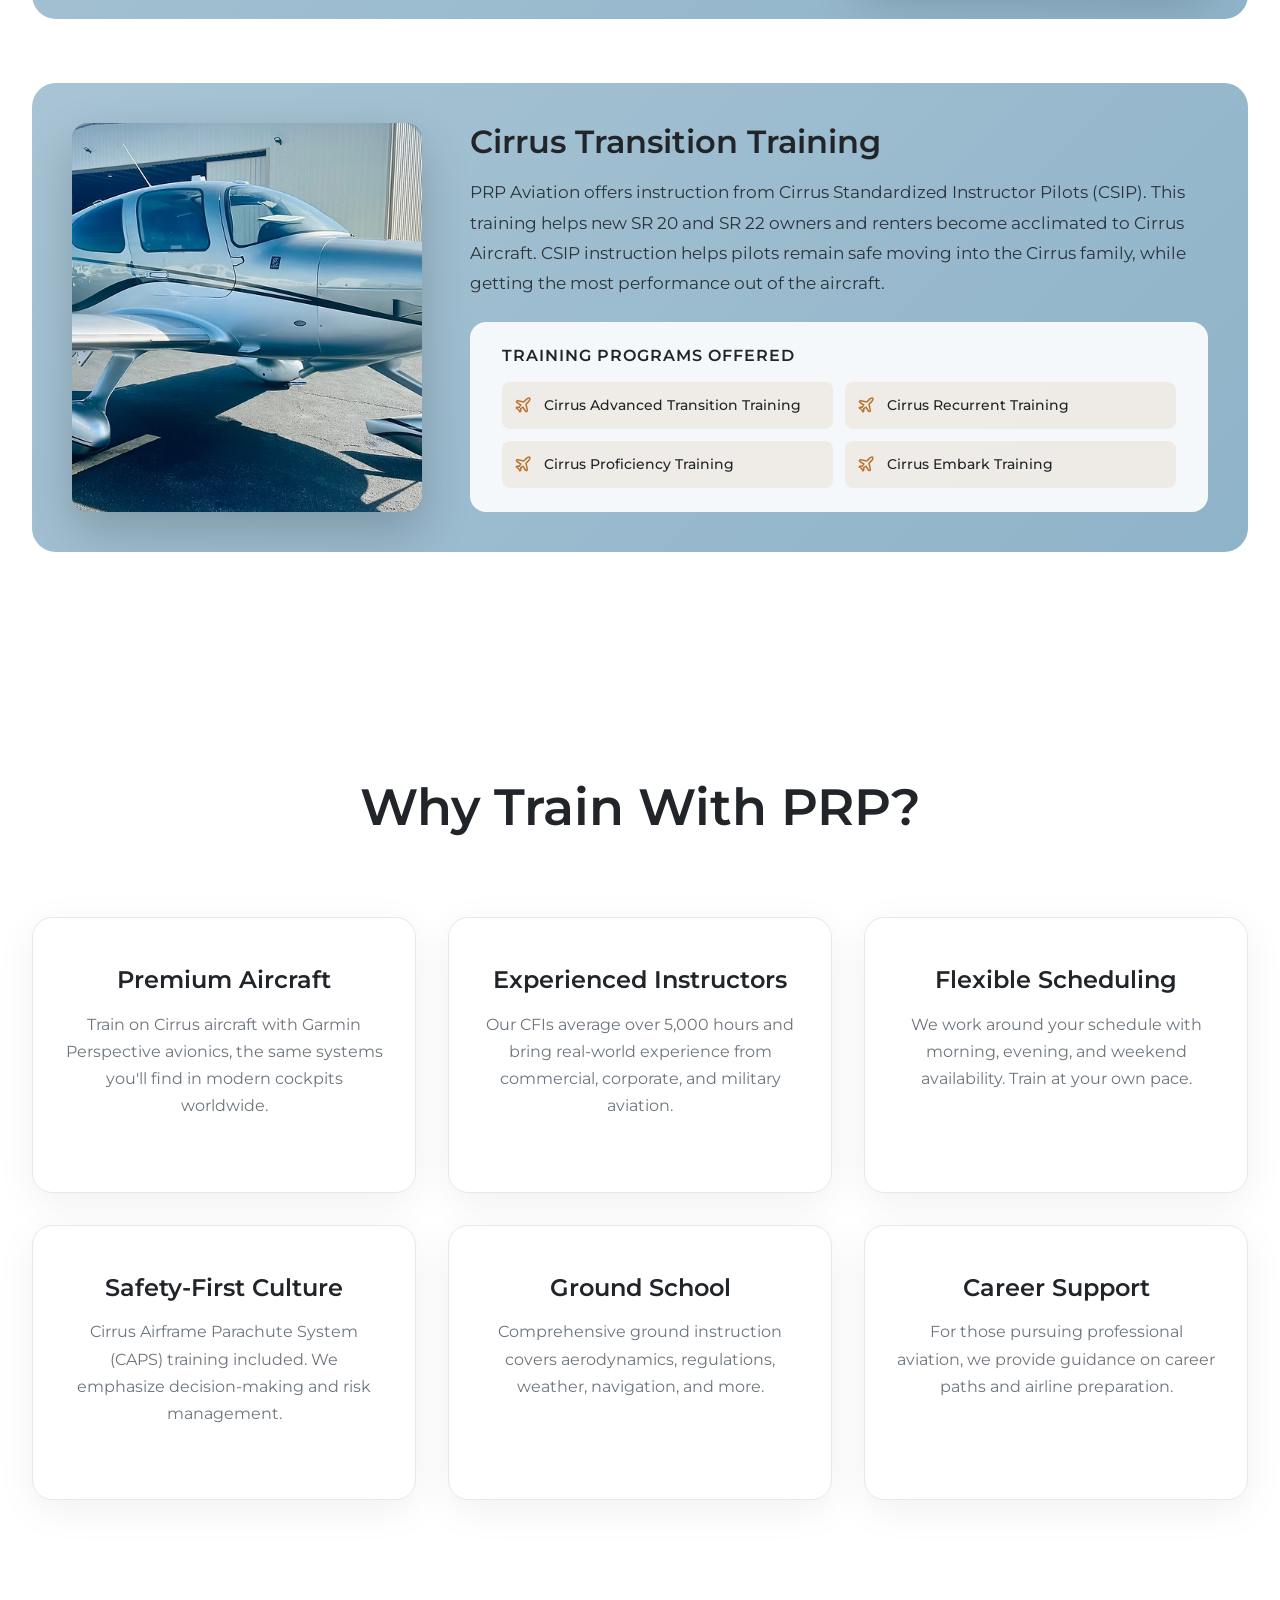
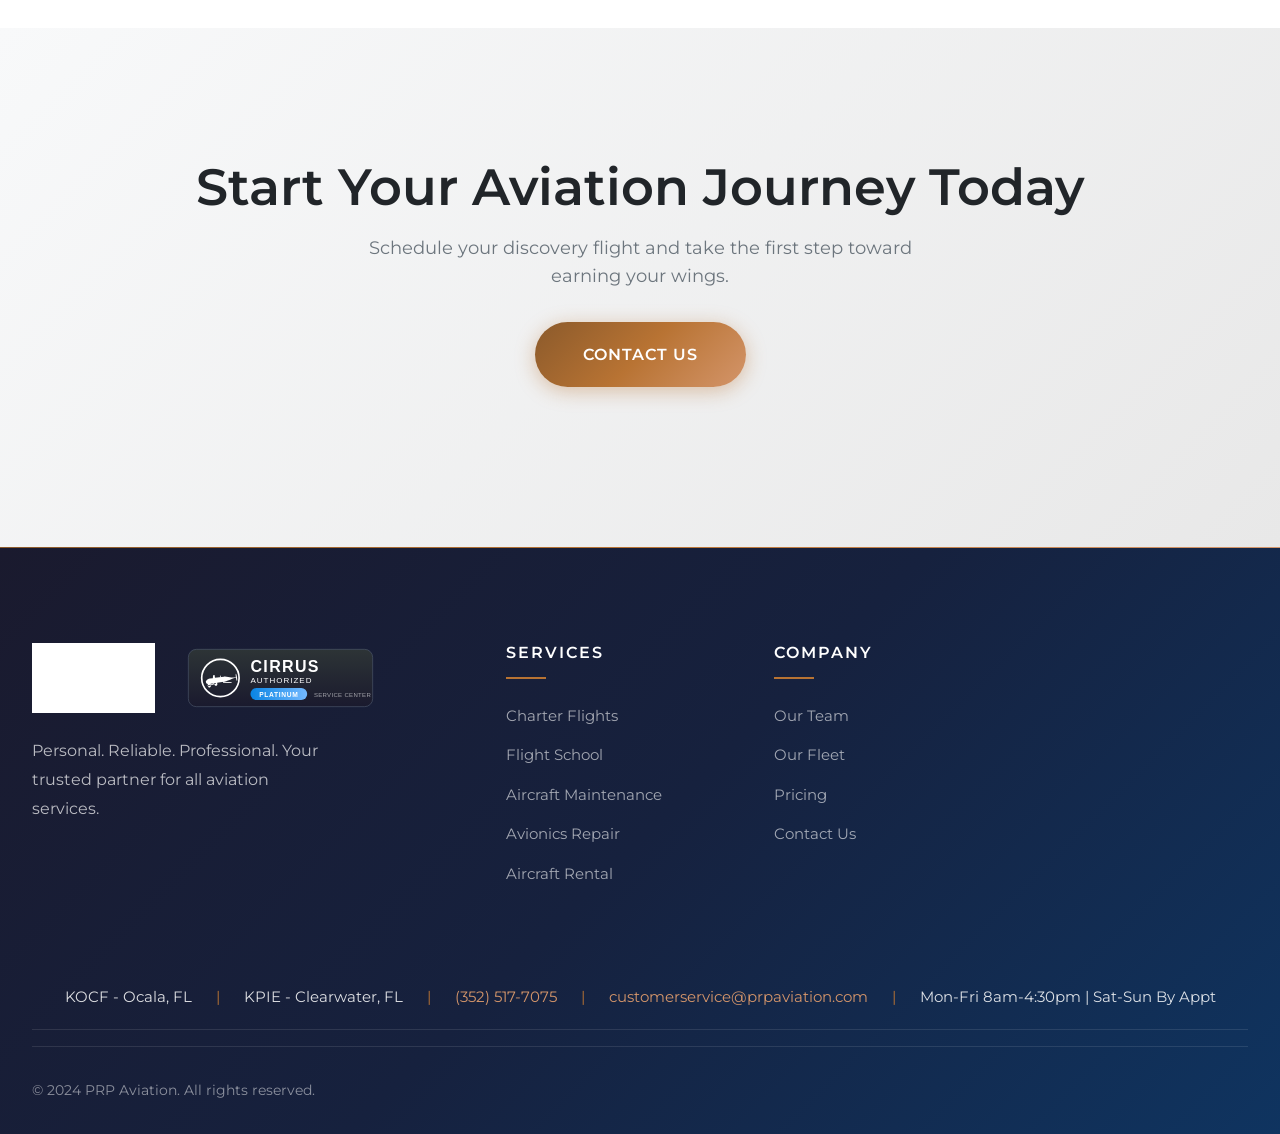
<file: pages/flight-school.html>
<!DOCTYPE html>
<html lang="en">
<head>
    <meta charset="UTF-8">
    <meta name="viewport" content="width=device-width, initial-scale=1.0">
    <meta name="description" content="PRP Aviation Flight School - Learn to fly with expert instructors on premium Cirrus aircraft. Private pilot to advanced certifications.">
    <title>Flight School | PRP Aviation</title>
    <link rel="preconnect" href="https://fonts.googleapis.com">
    <link rel="preconnect" href="https://fonts.gstatic.com" crossorigin>
    <link href="https://fonts.googleapis.com/css2?family=Montserrat:wght@300;400;500;600;700&display=swap" rel="stylesheet">
    <link rel="stylesheet" href="../css/styles.css">
    <style>
        /* Interactive Hexagon Roadmap Styles */
        .training-roadmap {
            padding: 6rem 0;
            background: linear-gradient(135deg, #1a1a2e 0%, #16213e 50%, #0f3460 100%);
            position: relative;
            overflow: hidden;
        }

        .training-roadmap::before {
            content: '';
            position: absolute;
            top: 0;
            left: 0;
            right: 0;
            bottom: 0;
            background: url("data:image/svg+xml,%3Csvg width='60' height='60' viewBox='0 0 60 60' xmlns='http://www.w3.org/2000/svg'%3E%3Cg fill='none' fill-rule='evenodd'%3E%3Cg fill='%23b87333' fill-opacity='0.03'%3E%3Ccircle cx='30' cy='30' r='2'/%3E%3C/g%3E%3C/g%3E%3C/svg%3E");
        }

        .roadmap-header {
            text-align: center;
            margin-bottom: 3rem;
            position: relative;
            z-index: 2;
        }

        .roadmap-header h2 {
            color: #fff;
            font-size: 2.5rem;
            margin-bottom: 1rem;
        }

        .roadmap-header p {
            color: rgba(255,255,255,0.7);
            font-size: 1.1rem;
            max-width: 600px;
            margin: 0 auto;
        }

        .roadmap-instructions {
            text-align: center;
            margin-bottom: 2rem;
            position: relative;
            z-index: 2;
        }

        .roadmap-instructions span {
            display: inline-flex;
            align-items: center;
            gap: 0.5rem;
            background: rgba(184, 115, 51, 0.2);
            border: 1px solid rgba(184, 115, 51, 0.4);
            padding: 0.75rem 1.5rem;
            border-radius: 50px;
            color: var(--copper-light);
            font-size: 0.9rem;
        }

        .hexagon-container {
            position: relative;
            z-index: 2;
            max-width: 1200px;
            margin: 0 auto;
            padding: 2rem;
        }

        .phase-section {
            margin-bottom: 4rem;
        }

        .phase-title {
            display: flex;
            align-items: center;
            gap: 1rem;
            margin-bottom: 2rem;
        }

        .phase-number {
            width: 50px;
            height: 50px;
            background: var(--gradient-copper);
            border-radius: 50%;
            display: flex;
            align-items: center;
            justify-content: center;
            color: #fff;
            font-weight: 700;
            font-size: 1.2rem;
        }

        .phase-title h3 {
            color: #fff;
            font-size: 1.5rem;
            margin: 0;
        }

        .phase-title span {
            color: rgba(255,255,255,0.6);
            font-size: 0.9rem;
        }

        .hexagon-grid {
            display: flex;
            flex-wrap: wrap;
            gap: 1rem;
            justify-content: center;
        }

        .hexagon {
            width: 140px;
            height: 160px;
            position: relative;
            cursor: pointer;
            transition: all 0.4s cubic-bezier(0.4, 0, 0.2, 1);
        }

        .hexagon:hover {
            transform: translateY(-10px) scale(1.05);
            z-index: 10;
        }

        .hexagon-inner {
            width: 100%;
            height: 100%;
            background: linear-gradient(180deg, rgba(79, 128, 166, 0.8) 0%, rgba(59, 98, 128, 0.9) 100%);
            clip-path: polygon(50% 0%, 100% 25%, 100% 75%, 50% 100%, 0% 75%, 0% 25%);
            display: flex;
            align-items: center;
            justify-content: center;
            padding: 1rem;
            text-align: center;
            transition: all 0.4s ease;
            border: 2px solid transparent;
            position: relative;
        }

        .hexagon:hover .hexagon-inner {
            background: linear-gradient(180deg, rgba(184, 115, 51, 0.9) 0%, rgba(139, 90, 43, 0.95) 100%);
            box-shadow: 0 20px 40px rgba(184, 115, 51, 0.3);
        }

        .hexagon-inner::before {
            content: '';
            position: absolute;
            inset: 3px;
            background: linear-gradient(180deg, rgba(79, 128, 166, 0.6) 0%, rgba(59, 98, 128, 0.7) 100%);
            clip-path: polygon(50% 0%, 100% 25%, 100% 75%, 50% 100%, 0% 75%, 0% 25%);
            z-index: -1;
            transition: all 0.4s ease;
        }

        .hexagon:hover .hexagon-inner::before {
            background: linear-gradient(180deg, rgba(184, 115, 51, 0.7) 0%, rgba(139, 90, 43, 0.8) 100%);
        }

        .hexagon-content {
            color: #fff;
            font-size: 0.8rem;
            font-weight: 600;
            line-height: 1.3;
            text-transform: uppercase;
            letter-spacing: 0.5px;
        }

        .hexagon.milestone .hexagon-inner {
            background: linear-gradient(180deg, rgba(184, 115, 51, 0.9) 0%, rgba(139, 90, 43, 0.95) 100%);
        }

        .hexagon.milestone .hexagon-inner::before {
            background: linear-gradient(180deg, rgba(184, 115, 51, 0.7) 0%, rgba(139, 90, 43, 0.8) 100%);
        }

        .hexagon.milestone .hexagon-content {
            font-size: 0.9rem;
        }

        /* Tooltip */
        .hexagon-tooltip {
            position: absolute;
            bottom: calc(100% + 15px);
            left: 50%;
            transform: translateX(-50%) translateY(10px);
            background: #fff;
            color: var(--silver-light);
            padding: 1rem 1.5rem;
            border-radius: 12px;
            box-shadow: 0 15px 40px rgba(0,0,0,0.3);
            opacity: 0;
            visibility: hidden;
            transition: all 0.3s ease;
            min-width: 250px;
            z-index: 100;
            pointer-events: none;
        }

        .hexagon-tooltip::after {
            content: '';
            position: absolute;
            top: 100%;
            left: 50%;
            transform: translateX(-50%);
            border: 10px solid transparent;
            border-top-color: #fff;
        }

        .hexagon:hover .hexagon-tooltip {
            opacity: 1;
            visibility: visible;
            transform: translateX(-50%) translateY(0);
        }

        .hexagon-tooltip h4 {
            color: var(--copper);
            font-size: 1rem;
            margin-bottom: 0.5rem;
        }

        .hexagon-tooltip p {
            font-size: 0.85rem;
            color: var(--text-gray);
            margin: 0;
            line-height: 1.5;
        }

        /* Final Goal Hexagon */
        .hexagon.final-goal {
            width: 180px;
            height: 200px;
        }

        .hexagon.final-goal .hexagon-inner {
            background: linear-gradient(180deg, rgba(255, 215, 0, 0.9) 0%, rgba(184, 115, 51, 0.95) 100%);
        }

        .hexagon.final-goal .hexagon-content {
            font-size: 1rem;
        }

        /* Training Offerings Section */
        .training-offerings {
            padding: 6rem 0;
            background: var(--white);
        }

        .offerings-container {
            display: flex;
            flex-direction: column;
            gap: 4rem;
        }

        .offering-card {
            display: flex;
            flex-direction: row;
            gap: 3rem;
            align-items: stretch;
            padding: 2.5rem;
            background: linear-gradient(135deg, #a8c4d4 0%, #8fb3c9 100%);
            border-radius: 24px;
            position: relative;
            overflow: hidden;
        }

        .offering-card.reverse {
            flex-direction: row-reverse;
        }

        .offering-image {
            flex: 0 0 350px;
            border-radius: 16px;
            overflow: hidden;
            box-shadow: 0 20px 50px rgba(0,0,0,0.2);
            min-height: 300px;
            background: linear-gradient(135deg, #5a7a8a 0%, #4a6a7a 100%);
            position: relative;
        }

        .offering-image img {
            width: 100%;
            height: 100%;
            min-height: 300px;
            object-fit: cover;
            display: block;
            transition: transform 0.6s ease;
        }

        .offering-card:hover .offering-image img {
            transform: scale(1.05);
        }

        .offering-content {
            flex: 1;
            display: flex;
            flex-direction: column;
            justify-content: center;
        }

        .offering-content h3 {
            color: var(--silver-light);
            font-size: 2rem;
            margin-bottom: 1rem;
        }

        .offering-content > p {
            color: var(--silver-light);
            font-size: 1.05rem;
            line-height: 1.8;
            margin-bottom: 1.5rem;
            opacity: 0.9;
        }

        .offering-aircraft {
            display: flex;
            flex-wrap: wrap;
            gap: 0.75rem;
            margin-bottom: 1.5rem;
            position: relative;
            z-index: 1;
        }

        .aircraft-badge {
            background: rgba(255,255,255,0.95);
            padding: 0.5rem 1.25rem;
            border-radius: 50px;
            font-weight: 600;
            color: var(--copper);
            font-size: 0.9rem;
            box-shadow: 0 2px 10px rgba(0,0,0,0.1);
            white-space: nowrap;
        }

        .requirements-list {
            background: rgba(255,255,255,0.95);
            border-radius: 16px;
            padding: 1.5rem 2rem;
            box-shadow: 0 4px 20px rgba(0,0,0,0.08);
        }

        .requirements-list h4 {
            color: var(--silver-light);
            font-size: 0.9rem;
            margin-bottom: 1rem;
            text-transform: uppercase;
            letter-spacing: 1px;
            font-weight: 700;
        }

        .requirements-list ul {
            list-style: none;
            padding: 0;
            margin: 0;
        }

        .requirements-list li {
            display: flex;
            align-items: flex-start;
            gap: 0.75rem;
            padding: 0.6rem 0;
            color: var(--silver-light);
            border-bottom: 1px solid rgba(0,0,0,0.05);
            font-size: 0.95rem;
            line-height: 1.5;
        }

        .requirements-list li:last-child {
            border-bottom: none;
            padding-bottom: 0;
        }

        .requirements-list li svg {
            width: 20px;
            height: 20px;
            min-width: 20px;
            stroke: var(--copper);
            flex-shrink: 0;
            margin-top: 3px;
        }

        /* Override any service-icon styles that might bleed in */
        .requirements-list .service-icon,
        .offering-card .service-icon {
            display: none !important;
        }

        .certificates-grid {
            display: grid;
            grid-template-columns: repeat(3, 1fr);
            gap: 1rem;
        }

        .certificate-item {
            background: rgba(255,255,255,0.9);
            border-radius: 12px;
            padding: 1.5rem;
            text-align: center;
            transition: all 0.3s ease;
        }

        .certificate-item:hover {
            transform: translateY(-5px);
            box-shadow: 0 10px 30px rgba(0,0,0,0.1);
        }

        .certificate-item svg {
            width: 40px;
            height: 40px;
            stroke: var(--copper);
            margin-bottom: 0.75rem;
        }

        .certificate-item h5 {
            color: var(--silver-light);
            font-size: 1rem;
            margin: 0;
        }

        .training-list {
            background: rgba(255,255,255,0.9);
            border-radius: 16px;
            padding: 1.5rem 2rem;
        }

        .training-list h4 {
            color: var(--silver-light);
            font-size: 1rem;
            margin-bottom: 1rem;
            text-transform: uppercase;
            letter-spacing: 1px;
        }

        .training-list ul {
            list-style: none;
            padding: 0;
            margin: 0;
            display: grid;
            grid-template-columns: repeat(2, 1fr);
            gap: 0.75rem;
        }

        .training-list li {
            display: flex;
            align-items: center;
            gap: 0.75rem;
            padding: 0.75rem;
            background: rgba(184, 115, 51, 0.1);
            border-radius: 8px;
            color: var(--silver-light);
            font-size: 0.9rem;
            font-weight: 500;
            transition: all 0.3s ease;
        }

        .training-list li:hover {
            background: rgba(184, 115, 51, 0.2);
            transform: translateX(5px);
        }

        .training-list li svg {
            width: 18px;
            height: 18px;
            stroke: var(--copper);
            flex-shrink: 0;
        }

        /* Stats Animation Enhancement */
        .about-stats {
            display: grid;
            grid-template-columns: repeat(3, 1fr);
            gap: 2rem;
        }

        .stat {
            text-align: center;
        }

        .stat-number {
            font-size: 3.5rem;
            font-weight: 700;
            color: var(--copper);
            line-height: 1;
            margin-bottom: 0.5rem;
            background: linear-gradient(180deg, var(--copper) 0%, var(--copper-dark) 100%);
            -webkit-background-clip: text;
            -webkit-text-fill-color: transparent;
            background-clip: text;
        }

        .stat-label {
            color: var(--text-gray);
            font-size: 0.95rem;
            text-transform: uppercase;
            letter-spacing: 1px;
        }

        /* Service Icon */
        .service-icon {
            width: 70px;
            height: 70px;
            margin-bottom: 1.5rem;
            color: var(--copper);
        }

        .service-icon svg {
            width: 100%;
            height: 100%;
        }

        /* Responsive */
        @media (max-width: 1024px) {
            .offering-card {
                flex-direction: column;
                gap: 2rem;
            }

            .offering-card.reverse {
                flex-direction: column;
            }

            .offering-image {
                flex: 0 0 auto;
                width: 100%;
                min-height: 250px;
            }

            .offering-image img {
                height: 250px;
                min-height: 250px;
            }

            .certificates-grid {
                grid-template-columns: repeat(3, 1fr);
            }

            .training-list ul {
                grid-template-columns: 1fr;
            }
        }

        @media (max-width: 768px) {
            .hexagon {
                width: 100px;
                height: 115px;
            }

            .certificates-grid {
                grid-template-columns: 1fr;
            }

            .hexagon-content {
                font-size: 0.65rem;
            }

            .hexagon.final-goal {
                width: 130px;
                height: 150px;
            }

            .hexagon-tooltip {
                display: none;
            }

            .about-stats {
                grid-template-columns: 1fr;
                gap: 1.5rem;
            }
        }
    </style>
</head>
<body>
    <!-- Navigation -->
    <nav class="navbar">
        <div class="nav-container">
            <a href="../index.html" class="nav-logo">
                
            </a>
            <ul class="nav-menu">
                <li><a href="../index.html" class="nav-link">Home</a></li>
                <li class="nav-dropdown">
                    <a href="#" class="nav-link">Services</a>
                    <div class="dropdown-menu">
                        <a href="charter.html">Charter Flights</a>
                        <a href="flight-school.html">Flight School</a>
                        <a href="maintenance.html">Aircraft Maintenance</a>
                        <a href="avionics.html">Avionics Repair</a>
                        <a href="rental.html">Aircraft Rental</a>
                    </div>
                </li>
                <li><a href="fleet.html" class="nav-link">Our Fleet</a></li>
                <li><a href="pricing.html" class="nav-link">Pricing</a></li>
                <li><a href="team.html" class="nav-link">Our Team</a></li>
                <li><a href="contact.html" class="nav-link">Contact</a></li>
                <li><a href="../index.html#quote" class="btn btn-primary">Get a Quote</a></li>
            </ul>
            <div class="nav-toggle">
                <span></span>
                <span></span>
                <span></span>
            </div>
        </div>
    </nav>

    <!-- Page Header -->
    <section class="page-header">
        <div class="container">
            <h1>Flight Training</h1>
            <div class="breadcrumb">
                <a href="../index.html">Home</a>
                <span>/</span>
                <span>Flight Training</span>
            </div>
        </div>
    </section>

    <!-- Flight School Introduction -->
    <section class="services" style="padding-top: 6rem;">
        <div class="container">
            <div class="about-grid">
                <div class="about-image reveal">
                    <img src="../images/sr22-g6.png" alt="Flight Training">
                </div>
                <div class="about-content reveal">
                    <h2>Learn to Fly with the Best</h2>
                    <p>Whether you're pursuing aviation as a career or fulfilling a lifelong dream, PRP Aviation Flight School provides the training, resources, and support you need to succeed.</p>
                    <p>Our FAA-certified instructors bring thousands of hours of experience and a passion for teaching. Train on our state-of-the-art Cirrus aircraft equipped with the latest avionics and safety features.</p>

                    <div class="about-stats" style="margin-top: 3rem;">
                        <div class="stat">
                            <span class="stat-number" data-target="500" data-suffix="+">0+</span>
                            <span class="stat-label">Pilots Trained</span>
                        </div>
                        <div class="stat">
                            <span class="stat-number" data-target="98" data-suffix="%">0%</span>
                            <span class="stat-label">Pass Rate</span>
                        </div>
                        <div class="stat">
                            <span class="stat-number" data-target="15" data-suffix="+">0+</span>
                            <span class="stat-label">Years Teaching</span>
                        </div>
                    </div>
                </div>
            </div>
        </div>
    </section>

    <!-- Interactive Training Roadmap -->
    <section class="training-roadmap">
        <div class="container">
            <div class="roadmap-header reveal">
                <h2>Private Pilot Program</h2>
                <p>Your structured path from first flight to earning your Private Pilot Certificate. Click on any milestone to learn more.</p>
            </div>

            <div class="roadmap-instructions reveal">
                <span>
                    <svg xmlns="http://www.w3.org/2000/svg" width="20" height="20" viewBox="0 0 24 24" fill="none" stroke="currentColor" stroke-width="2">
                        <path d="M14 9V5a3 3 0 0 0-3-3l-4 9v11h11.28a2 2 0 0 0 2-1.7l1.38-9a2 2 0 0 0-2-2.3zM7 22H4a2 2 0 0 1-2-2v-7a2 2 0 0 1 2-2h3"></path>
                    </svg>
                    Hover over each hexagon to see details
                </span>
            </div>

            <div class="hexagon-container">
                <!-- Phase 1: First Solo -->
                <div class="phase-section reveal">
                    <div class="phase-title">
                        <div class="phase-number">1</div>
                        <div>
                            <h3>Phase 1: First Solo</h3>
                            <span>Foundation Skills & Solo Flight</span>
                        </div>
                    </div>
                    <div class="hexagon-grid">
                        <div class="hexagon" data-phase="1">
                            <div class="hexagon-inner">
                                <div class="hexagon-content">Walk Around<br>Ground Ops<br>Comms</div>
                            </div>
                            <div class="hexagon-tooltip">
                                <h4>Pre-Flight Fundamentals</h4>
                                <p>Learn proper aircraft inspection, ground operations, and radio communication basics.</p>
                            </div>
                        </div>
                        <div class="hexagon" data-phase="1">
                            <div class="hexagon-inner">
                                <div class="hexagon-content">4 Forces<br>Engine Forces<br>Drag & Yaw</div>
                            </div>
                            <div class="hexagon-tooltip">
                                <h4>Aerodynamics</h4>
                                <p>Understand lift, weight, thrust, drag, and how adverse yaw affects flight.</p>
                            </div>
                        </div>
                        <div class="hexagon" data-phase="1">
                            <div class="hexagon-inner">
                                <div class="hexagon-content">Intro<br>Ground Ref<br>Maneuvers</div>
                            </div>
                            <div class="hexagon-tooltip">
                                <h4>Ground Reference Maneuvers</h4>
                                <p>Master turns around a point, S-turns, and rectangular patterns using visual references.</p>
                            </div>
                        </div>
                        <div class="hexagon" data-phase="1">
                            <div class="hexagon-inner">
                                <div class="hexagon-content">Intro<br>Slow Flight<br>Stalls & Turns</div>
                            </div>
                            <div class="hexagon-tooltip">
                                <h4>Slow Flight & Stalls</h4>
                                <p>Learn to recognize and recover from stalls while maintaining aircraft control.</p>
                            </div>
                        </div>
                        <div class="hexagon" data-phase="1">
                            <div class="hexagon-inner">
                                <div class="hexagon-content">Class III<br>Medical<br>Solo Written</div>
                            </div>
                            <div class="hexagon-tooltip">
                                <h4>Medical & Written Requirements</h4>
                                <p>Obtain your medical certificate and pass the pre-solo written exam.</p>
                            </div>
                        </div>
                        <div class="hexagon" data-phase="1">
                            <div class="hexagon-inner">
                                <div class="hexagon-content">Emergency<br>Procedures</div>
                            </div>
                            <div class="hexagon-tooltip">
                                <h4>Emergency Procedures</h4>
                                <p>Practice engine failures, emergency landings, and critical decision-making.</p>
                            </div>
                        </div>
                        <div class="hexagon" data-phase="1">
                            <div class="hexagon-inner">
                                <div class="hexagon-content">Climbs<br>Descents<br>Turns Trim</div>
                            </div>
                            <div class="hexagon-tooltip">
                                <h4>Basic Maneuvers</h4>
                                <p>Perfect your climbs, descents, turns, and trim techniques for smooth flight.</p>
                            </div>
                        </div>
                        <div class="hexagon" data-phase="1">
                            <div class="hexagon-inner">
                                <div class="hexagon-content">Pattern Ops<br>Normal T/O<br>& Landings</div>
                            </div>
                            <div class="hexagon-tooltip">
                                <h4>Pattern Operations</h4>
                                <p>Master traffic pattern procedures, takeoffs, and landing techniques.</p>
                            </div>
                        </div>
                        <div class="hexagon" data-phase="1">
                            <div class="hexagon-inner">
                                <div class="hexagon-content">Airport Ops<br>Airspace<br>Sectional Map</div>
                            </div>
                            <div class="hexagon-tooltip">
                                <h4>Airport & Airspace</h4>
                                <p>Understand airport operations, airspace classifications, and chart reading.</p>
                            </div>
                        </div>
                        <div class="hexagon milestone" data-phase="1">
                            <div class="hexagon-inner">
                                <div class="hexagon-content">FIRST<br>SOLO</div>
                            </div>
                            <div class="hexagon-tooltip">
                                <h4>First Solo Flight</h4>
                                <p>Your first flight as pilot in command! A major milestone in your aviation journey.</p>
                            </div>
                        </div>
                    </div>
                </div>

                <!-- Phase 2: Cross Country -->
                <div class="phase-section reveal">
                    <div class="phase-title">
                        <div class="phase-number">2</div>
                        <div>
                            <h3>Phase 2: Cross Country</h3>
                            <span>Navigation & Extended Flight</span>
                        </div>
                    </div>
                    <div class="hexagon-grid">
                        <div class="hexagon" data-phase="2">
                            <div class="hexagon-inner">
                                <div class="hexagon-content">Local Area<br>Solo<br>Checkout</div>
                            </div>
                            <div class="hexagon-tooltip">
                                <h4>Local Area Solo</h4>
                                <p>Build confidence with solo flights in your local practice area.</p>
                            </div>
                        </div>
                        <div class="hexagon" data-phase="2">
                            <div class="hexagon-inner">
                                <div class="hexagon-content">Timing &<br>Fuel Calc<br>VOR Nav</div>
                            </div>
                            <div class="hexagon-tooltip">
                                <h4>Navigation Fundamentals</h4>
                                <p>Learn time/fuel calculations and VOR navigation techniques.</p>
                            </div>
                        </div>
                        <div class="hexagon" data-phase="2">
                            <div class="hexagon-inner">
                                <div class="hexagon-content">Intro<br>Short/Soft<br>Field T/O & Ldg</div>
                            </div>
                            <div class="hexagon-tooltip">
                                <h4>Short & Soft Field Operations</h4>
                                <p>Master takeoffs and landings on short runways and soft surfaces.</p>
                            </div>
                        </div>
                        <div class="hexagon" data-phase="2">
                            <div class="hexagon-inner">
                                <div class="hexagon-content">Aircraft<br>Systems<br>Leaning & Fuel</div>
                            </div>
                            <div class="hexagon-tooltip">
                                <h4>Aircraft Systems</h4>
                                <p>Deep dive into aircraft systems, mixture leaning, and fuel management.</p>
                            </div>
                        </div>
                        <div class="hexagon" data-phase="2">
                            <div class="hexagon-inner">
                                <div class="hexagon-content">XC Academics<br>Pilotage<br>Dead Reckoning</div>
                            </div>
                            <div class="hexagon-tooltip">
                                <h4>Cross Country Planning</h4>
                                <p>Learn pilotage, dead reckoning, and flight planning fundamentals.</p>
                            </div>
                        </div>
                        <div class="hexagon" data-phase="2">
                            <div class="hexagon-inner">
                                <div class="hexagon-content">Weather<br>NOTAMS<br>Filing Flight Plan</div>
                            </div>
                            <div class="hexagon-tooltip">
                                <h4>Weather & Flight Planning</h4>
                                <p>Interpret weather, check NOTAMs, and file proper flight plans.</p>
                            </div>
                        </div>
                        <div class="hexagon" data-phase="2">
                            <div class="hexagon-inner">
                                <div class="hexagon-content">Emergency<br>Divert<br>Procedures</div>
                            </div>
                            <div class="hexagon-tooltip">
                                <h4>Diversion Procedures</h4>
                                <p>Handle in-flight emergencies and divert to alternate airports safely.</p>
                            </div>
                        </div>
                        <div class="hexagon" data-phase="2">
                            <div class="hexagon-inner">
                                <div class="hexagon-content">Cross<br>Country<br>Solo</div>
                            </div>
                            <div class="hexagon-tooltip">
                                <h4>Cross Country Solo</h4>
                                <p>Your first solo cross country flight to a distant airport.</p>
                            </div>
                        </div>
                        <div class="hexagon" data-phase="2">
                            <div class="hexagon-inner">
                                <div class="hexagon-content">Night<br>Cross<br>Country</div>
                            </div>
                            <div class="hexagon-tooltip">
                                <h4>Night Cross Country</h4>
                                <p>Experience cross country navigation at night with your instructor.</p>
                            </div>
                        </div>
                        <div class="hexagon milestone" data-phase="2">
                            <div class="hexagon-inner">
                                <div class="hexagon-content">LONG XC<br>SOLO</div>
                            </div>
                            <div class="hexagon-tooltip">
                                <h4>Long Solo Cross Country</h4>
                                <p>Complete your required 150nm solo cross country with multiple stops.</p>
                            </div>
                        </div>
                    </div>
                </div>

                <!-- Phase 3: Checkride Prep -->
                <div class="phase-section reveal">
                    <div class="phase-title">
                        <div class="phase-number">3</div>
                        <div>
                            <h3>Phase 3: Checkride Preparation</h3>
                            <span>Proficiency & Certification</span>
                        </div>
                    </div>
                    <div class="hexagon-grid">
                        <div class="hexagon" data-phase="3">
                            <div class="hexagon-inner">
                                <div class="hexagon-content">10 Night<br>Landings</div>
                            </div>
                            <div class="hexagon-tooltip">
                                <h4>Night Landing Proficiency</h4>
                                <p>Complete required night landings to a full stop.</p>
                            </div>
                        </div>
                        <div class="hexagon" data-phase="3">
                            <div class="hexagon-inner">
                                <div class="hexagon-content">3.0 Hours<br>Simulated<br>Instrument</div>
                            </div>
                            <div class="hexagon-tooltip">
                                <h4>Instrument Training</h4>
                                <p>Practice flying solely by reference to instruments under the hood.</p>
                            </div>
                        </div>
                        <div class="hexagon" data-phase="3">
                            <div class="hexagon-inner">
                                <div class="hexagon-content">Proficient<br>Ground Ref<br>Maneuvers</div>
                            </div>
                            <div class="hexagon-tooltip">
                                <h4>Maneuver Proficiency</h4>
                                <p>Refine all ground reference maneuvers to checkride standards.</p>
                            </div>
                        </div>
                        <div class="hexagon" data-phase="3">
                            <div class="hexagon-inner">
                                <div class="hexagon-content">Proficient<br>Slow Flight<br>Stalls & Turns</div>
                            </div>
                            <div class="hexagon-tooltip">
                                <h4>Slow Flight Proficiency</h4>
                                <p>Demonstrate mastery of slow flight and stall recovery.</p>
                            </div>
                        </div>
                        <div class="hexagon" data-phase="3">
                            <div class="hexagon-inner">
                                <div class="hexagon-content">Proficient<br>Short/Soft<br>T/O & Landing</div>
                            </div>
                            <div class="hexagon-tooltip">
                                <h4>Short/Soft Field Mastery</h4>
                                <p>Perfect your short and soft field techniques for the checkride.</p>
                            </div>
                        </div>
                        <div class="hexagon" data-phase="3">
                            <div class="hexagon-inner">
                                <div class="hexagon-content">POH &<br>Maintenance<br>Log Review</div>
                            </div>
                            <div class="hexagon-tooltip">
                                <h4>Aircraft Documentation</h4>
                                <p>Learn to verify aircraft airworthiness and documentation requirements.</p>
                            </div>
                        </div>
                        <div class="hexagon milestone" data-phase="3">
                            <div class="hexagon-inner">
                                <div class="hexagon-content">FAA<br>Written<br>Exam</div>
                            </div>
                            <div class="hexagon-tooltip">
                                <h4>FAA Knowledge Test</h4>
                                <p>Pass your FAA Private Pilot written examination.</p>
                            </div>
                        </div>
                        <div class="hexagon final-goal milestone" data-phase="3">
                            <div class="hexagon-inner">
                                <div class="hexagon-content">PRIVATE<br>PILOT<br>CHECKRIDE</div>
                            </div>
                            <div class="hexagon-tooltip">
                                <h4>Private Pilot Checkride</h4>
                                <p>Complete your practical test with a Designated Pilot Examiner and earn your certificate!</p>
                            </div>
                        </div>
                    </div>
                </div>
            </div>
        </div>
    </section>

    <!-- Training Offerings -->
    <section class="training-offerings">
        <div class="container">
            <div class="section-header reveal">
                <h2>Training Programs</h2>
                <p>From your first flight to advanced certifications, we provide comprehensive training for every stage of your aviation journey.</p>
            </div>

            <div class="offerings-container">
                <!-- Private Pilot License -->
                <div class="offering-card reveal">
                    <div class="offering-image">
                        <img src="../images/sr22-g6.png" alt="Private Pilot Training">
                    </div>
                    <div class="offering-content">
                        <h3>Private Pilot License</h3>
                        <p>The Private Pilot certificate is the first step on your path towards the skies. PRP Aviation provides instruction to take a student from zero flight hours to certified pilot and ensures that each student's journey is tailored to their needs.</p>

                        <div class="offering-aircraft">
                            <span class="aircraft-badge">Cessna 172</span>
                            <span class="aircraft-badge">SR-20</span>
                        </div>

                        <div class="requirements-list">
                            <h4>Requirements</h4>
                            <ul>
                                <li>
                                    <svg xmlns="http://www.w3.org/2000/svg" viewBox="0 0 24 24" fill="none" stroke="currentColor" stroke-width="2"><polyline points="20 6 9 17 4 12"></polyline></svg>
                                    Be at least 17 years of age
                                </li>
                                <li>
                                    <svg xmlns="http://www.w3.org/2000/svg" viewBox="0 0 24 24" fill="none" stroke="currentColor" stroke-width="2"><polyline points="20 6 9 17 4 12"></polyline></svg>
                                    Be able to read, speak, and understand the English language
                                </li>
                                <li>
                                    <svg xmlns="http://www.w3.org/2000/svg" viewBox="0 0 24 24" fill="none" stroke="currentColor" stroke-width="2"><polyline points="20 6 9 17 4 12"></polyline></svg>
                                    Obtain at least a current third-class medical certificate
                                </li>
                                <li>
                                    <svg xmlns="http://www.w3.org/2000/svg" viewBox="0 0 24 24" fill="none" stroke="currentColor" stroke-width="2"><polyline points="20 6 9 17 4 12"></polyline></svg>
                                    Receive a minimum of 40 hours of flight time including solo flight
                                </li>
                                <li>
                                    <svg xmlns="http://www.w3.org/2000/svg" viewBox="0 0 24 24" fill="none" stroke="currentColor" stroke-width="2"><polyline points="20 6 9 17 4 12"></polyline></svg>
                                    Pass a knowledge test as well as the practical test
                                </li>
                            </ul>
                        </div>
                    </div>
                </div>

                <!-- Advanced Certificates -->
                <div class="offering-card reverse reveal">
                    <div class="offering-image">
                        <img src="../images/vision-jet.jpg" alt="Advanced Flight Training">
                    </div>
                    <div class="offering-content">
                        <h3>Advanced Certificates</h3>
                        <p>PRP Aviation offers more advanced certificates for pilots looking to take their next step in aviation. Just as with training for private piloting, PRP Aviation has developed a syllabus and training protocol to ensure success in the next step of your aviation journey.</p>

                        <div class="certificates-grid">
                            <div class="certificate-item">
                                <svg xmlns="http://www.w3.org/2000/svg" viewBox="0 0 24 24" fill="none" stroke="currentColor" stroke-width="2">
                                    <path d="M2 3h6a4 4 0 0 1 4 4v14a3 3 0 0 0-3-3H2z"></path>
                                    <path d="M22 3h-6a4 4 0 0 0-4 4v14a3 3 0 0 1 3-3h7z"></path>
                                </svg>
                                <h5>Instrument Rating</h5>
                            </div>
                            <div class="certificate-item">
                                <svg xmlns="http://www.w3.org/2000/svg" viewBox="0 0 24 24" fill="none" stroke="currentColor" stroke-width="2">
                                    <polygon points="12 2 15.09 8.26 22 9.27 17 14.14 18.18 21.02 12 17.77 5.82 21.02 7 14.14 2 9.27 8.91 8.26 12 2"></polygon>
                                </svg>
                                <h5>Commercial Certificate</h5>
                            </div>
                            <div class="certificate-item">
                                <svg xmlns="http://www.w3.org/2000/svg" viewBox="0 0 24 24" fill="none" stroke="currentColor" stroke-width="2">
                                    <path d="M22 11.08V12a10 10 0 1 1-5.93-9.14"></path>
                                    <polyline points="22 4 12 14.01 9 11.01"></polyline>
                                </svg>
                                <h5>Instructor Certificate</h5>
                            </div>
                        </div>
                    </div>
                </div>

                <!-- Cirrus Transition Training -->
                <div class="offering-card reveal">
                    <div class="offering-image">
                        <img src="../images/sr22-g6.png" alt="Cirrus Transition Training">
                    </div>
                    <div class="offering-content">
                        <h3>Cirrus Transition Training</h3>
                        <p>PRP Aviation offers instruction from Cirrus Standardized Instructor Pilots (CSIP). This training helps new SR 20 and SR 22 owners and renters become acclimated to Cirrus Aircraft. CSIP instruction helps pilots remain safe moving into the Cirrus family, while getting the most performance out of the aircraft.</p>

                        <div class="training-list">
                            <h4>Training Programs Offered</h4>
                            <ul>
                                <li>
                                    <svg xmlns="http://www.w3.org/2000/svg" viewBox="0 0 24 24" fill="none" stroke="currentColor" stroke-width="2"><path d="M17.8 19.2L16 11l3.5-3.5C21 6 21.5 4 21 3c-1-.5-3 0-4.5 1.5L13 8 4.8 6.2c-.5-.1-.9.1-1.1.5l-.3.5c-.2.5-.1 1 .3 1.3L9 12l-2 3H4l-1 1 3 2 2 3 1-1v-3l3-2 3.5 5.3c.3.4.8.5 1.3.3l.5-.2c.4-.3.6-.7.5-1.2z"/></svg>
                                    Cirrus Advanced Transition Training
                                </li>
                                <li>
                                    <svg xmlns="http://www.w3.org/2000/svg" viewBox="0 0 24 24" fill="none" stroke="currentColor" stroke-width="2"><path d="M17.8 19.2L16 11l3.5-3.5C21 6 21.5 4 21 3c-1-.5-3 0-4.5 1.5L13 8 4.8 6.2c-.5-.1-.9.1-1.1.5l-.3.5c-.2.5-.1 1 .3 1.3L9 12l-2 3H4l-1 1 3 2 2 3 1-1v-3l3-2 3.5 5.3c.3.4.8.5 1.3.3l.5-.2c.4-.3.6-.7.5-1.2z"/></svg>
                                    Cirrus Recurrent Training
                                </li>
                                <li>
                                    <svg xmlns="http://www.w3.org/2000/svg" viewBox="0 0 24 24" fill="none" stroke="currentColor" stroke-width="2"><path d="M17.8 19.2L16 11l3.5-3.5C21 6 21.5 4 21 3c-1-.5-3 0-4.5 1.5L13 8 4.8 6.2c-.5-.1-.9.1-1.1.5l-.3.5c-.2.5-.1 1 .3 1.3L9 12l-2 3H4l-1 1 3 2 2 3 1-1v-3l3-2 3.5 5.3c.3.4.8.5 1.3.3l.5-.2c.4-.3.6-.7.5-1.2z"/></svg>
                                    Cirrus Proficiency Training
                                </li>
                                <li>
                                    <svg xmlns="http://www.w3.org/2000/svg" viewBox="0 0 24 24" fill="none" stroke="currentColor" stroke-width="2"><path d="M17.8 19.2L16 11l3.5-3.5C21 6 21.5 4 21 3c-1-.5-3 0-4.5 1.5L13 8 4.8 6.2c-.5-.1-.9.1-1.1.5l-.3.5c-.2.5-.1 1 .3 1.3L9 12l-2 3H4l-1 1 3 2 2 3 1-1v-3l3-2 3.5 5.3c.3.4.8.5 1.3.3l.5-.2c.4-.3.6-.7.5-1.2z"/></svg>
                                    Cirrus Embark Training
                                </li>
                            </ul>
                        </div>
                    </div>
                </div>
            </div>
        </div>
    </section>

    <!-- Why Train With Us -->
    <section class="services">
        <div class="container">
            <div class="section-header reveal">
                <h2>Why Train With PRP?</h2>
            </div>

            <div class="services-grid" style="grid-template-columns: repeat(3, 1fr);">
                <div class="service-card reveal">
                    <h3>Premium Aircraft</h3>
                    <p>Train on Cirrus aircraft with Garmin Perspective avionics, the same systems you'll find in modern cockpits worldwide.</p>
                </div>
                <div class="service-card reveal">
                    <h3>Experienced Instructors</h3>
                    <p>Our CFIs average over 5,000 hours and bring real-world experience from commercial, corporate, and military aviation.</p>
                </div>
                <div class="service-card reveal">
                    <h3>Flexible Scheduling</h3>
                    <p>We work around your schedule with morning, evening, and weekend availability. Train at your own pace.</p>
                </div>
                <div class="service-card reveal">
                    <h3>Safety-First Culture</h3>
                    <p>Cirrus Airframe Parachute System (CAPS) training included. We emphasize decision-making and risk management.</p>
                </div>
                <div class="service-card reveal">
                    <h3>Ground School</h3>
                    <p>Comprehensive ground instruction covers aerodynamics, regulations, weather, navigation, and more.</p>
                </div>
                <div class="service-card reveal">
                    <h3>Career Support</h3>
                    <p>For those pursuing professional aviation, we provide guidance on career paths and airline preparation.</p>
                </div>
            </div>
        </div>
    </section>

    <!-- CTA Section -->
    <section class="quote-section">
        <div class="container">
            <div class="section-header reveal" style="margin-bottom: 2rem;">
                <h2>Start Your Aviation Journey Today</h2>
                <p>Schedule your discovery flight and take the first step toward earning your wings.</p>
                <a href="contact.html" class="btn btn-primary btn-large" style="margin-top: 2rem;">Contact Us</a>
            </div>
        </div>
    </section>

    <!-- Footer -->
    <footer class="footer">
        <div class="container">
            <div class="footer-grid">
                <div class="footer-brand">
                    <div class="footer-logos">
                        <img src="../images/prp-logo.png" alt="PRP Aviation" class="footer-logo-prp">
                        <img src="../images/cirrus-authorized-platinum.svg" alt="Cirrus Authorized Platinum Service Center" class="footer-logo-cirrus">
                    </div>
                    
                    <p>Personal. Reliable. Professional. Your trusted partner for all aviation services.</p>
                </div>
                <div class="footer-links">
                    <h4>Services</h4>
                    <ul>
                        <li><a href="charter.html">Charter Flights</a></li>
                        <li><a href="flight-school.html">Flight School</a></li>
                        <li><a href="maintenance.html">Aircraft Maintenance</a></li>
                        <li><a href="avionics.html">Avionics Repair</a></li>
                        <li><a href="rental.html">Aircraft Rental</a></li>
                    </ul>
                </div>
                <div class="footer-links">
                    <h4>Company</h4>
                    <ul>
                        <li><a href="team.html">Our Team</a></li>
                        <li><a href="fleet.html">Our Fleet</a></li>
                        <li><a href="pricing.html">Pricing</a></li>
                        <li><a href="contact.html">Contact Us</a></li>
                    </ul>
                </div>
            </div>
            <div class="footer-info-bar">
                <span>KOCF - Ocala, FL</span>
                <span class="divider">|</span>
                <span>KPIE - Clearwater, FL</span>
                <span class="divider">|</span>
                <span><a href="tel:+13525177075">(352) 517-7075</a></span>
                <span class="divider">|</span>
                <span><a href="mailto:customerservice@prpaviation.com">customerservice@prpaviation.com</a></span>
                <span class="divider">|</span>
                <span>Mon-Fri 8am-4:30pm | Sat-Sun By Appt</span>
            </div>
            <div class="footer-bottom">
                <p>&copy; 2024 PRP Aviation. All rights reserved.</p>
            </div>
        </div>
    </footer>

    <script src="../js/main.js"></script>
    <script>
        // Interactive Hexagon Enhancements
        document.addEventListener('DOMContentLoaded', function() {
            const hexagons = document.querySelectorAll('.hexagon');

            hexagons.forEach(hex => {
                hex.addEventListener('click', function() {
                    // Add pulse animation on click
                    this.style.animation = 'hexPulse 0.5s ease';
                    setTimeout(() => {
                        this.style.animation = '';
                    }, 500);
                });
            });

            // Add CSS keyframes for pulse animation
            const style = document.createElement('style');
            style.textContent = `
                @keyframes hexPulse {
                    0% { transform: scale(1); }
                    50% { transform: scale(1.1); }
                    100% { transform: scale(1); }
                }
            `;
            document.head.appendChild(style);

            // Animated counter for stats
            const statNumbers = document.querySelectorAll('.stat-number[data-target]');

            const animateCounter = (element) => {
                const target = parseInt(element.getAttribute('data-target'));
                const suffix = element.getAttribute('data-suffix') || '';
                const duration = 2000;
                const start = 0;
                const startTime = performance.now();

                const updateCounter = (currentTime) => {
                    const elapsed = currentTime - startTime;
                    const progress = Math.min(elapsed / duration, 1);
                    const easeOutQuart = 1 - Math.pow(1 - progress, 4);
                    const current = Math.floor(easeOutQuart * target);

                    element.textContent = current + suffix;

                    if (progress < 1) {
                        requestAnimationFrame(updateCounter);
                    }
                };

                requestAnimationFrame(updateCounter);
            };

            // Intersection Observer for stat animation
            const statsObserver = new IntersectionObserver((entries) => {
                entries.forEach(entry => {
                    if (entry.isIntersecting) {
                        animateCounter(entry.target);
                        statsObserver.unobserve(entry.target);
                    }
                });
            }, { threshold: 0.5 });

            statNumbers.forEach(stat => statsObserver.observe(stat));
        });
    </script>
</body>
</html>
</file>
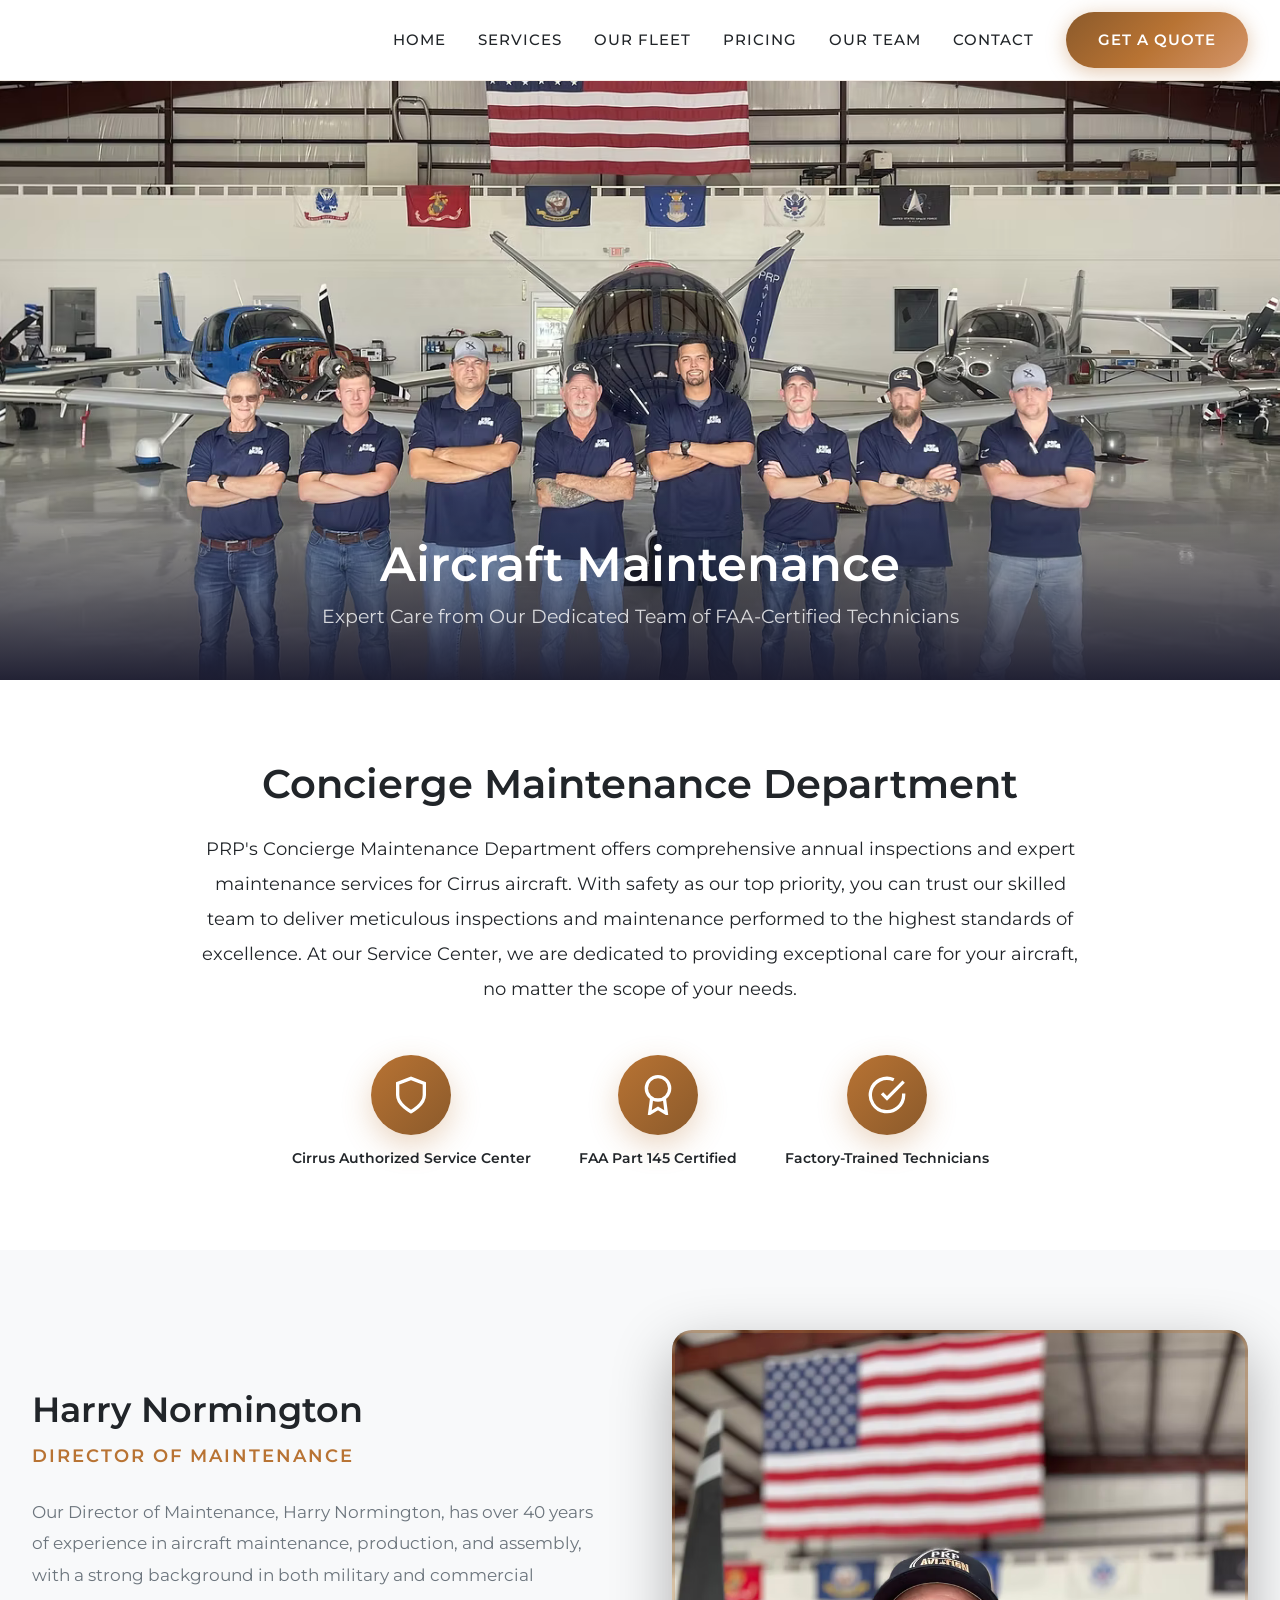
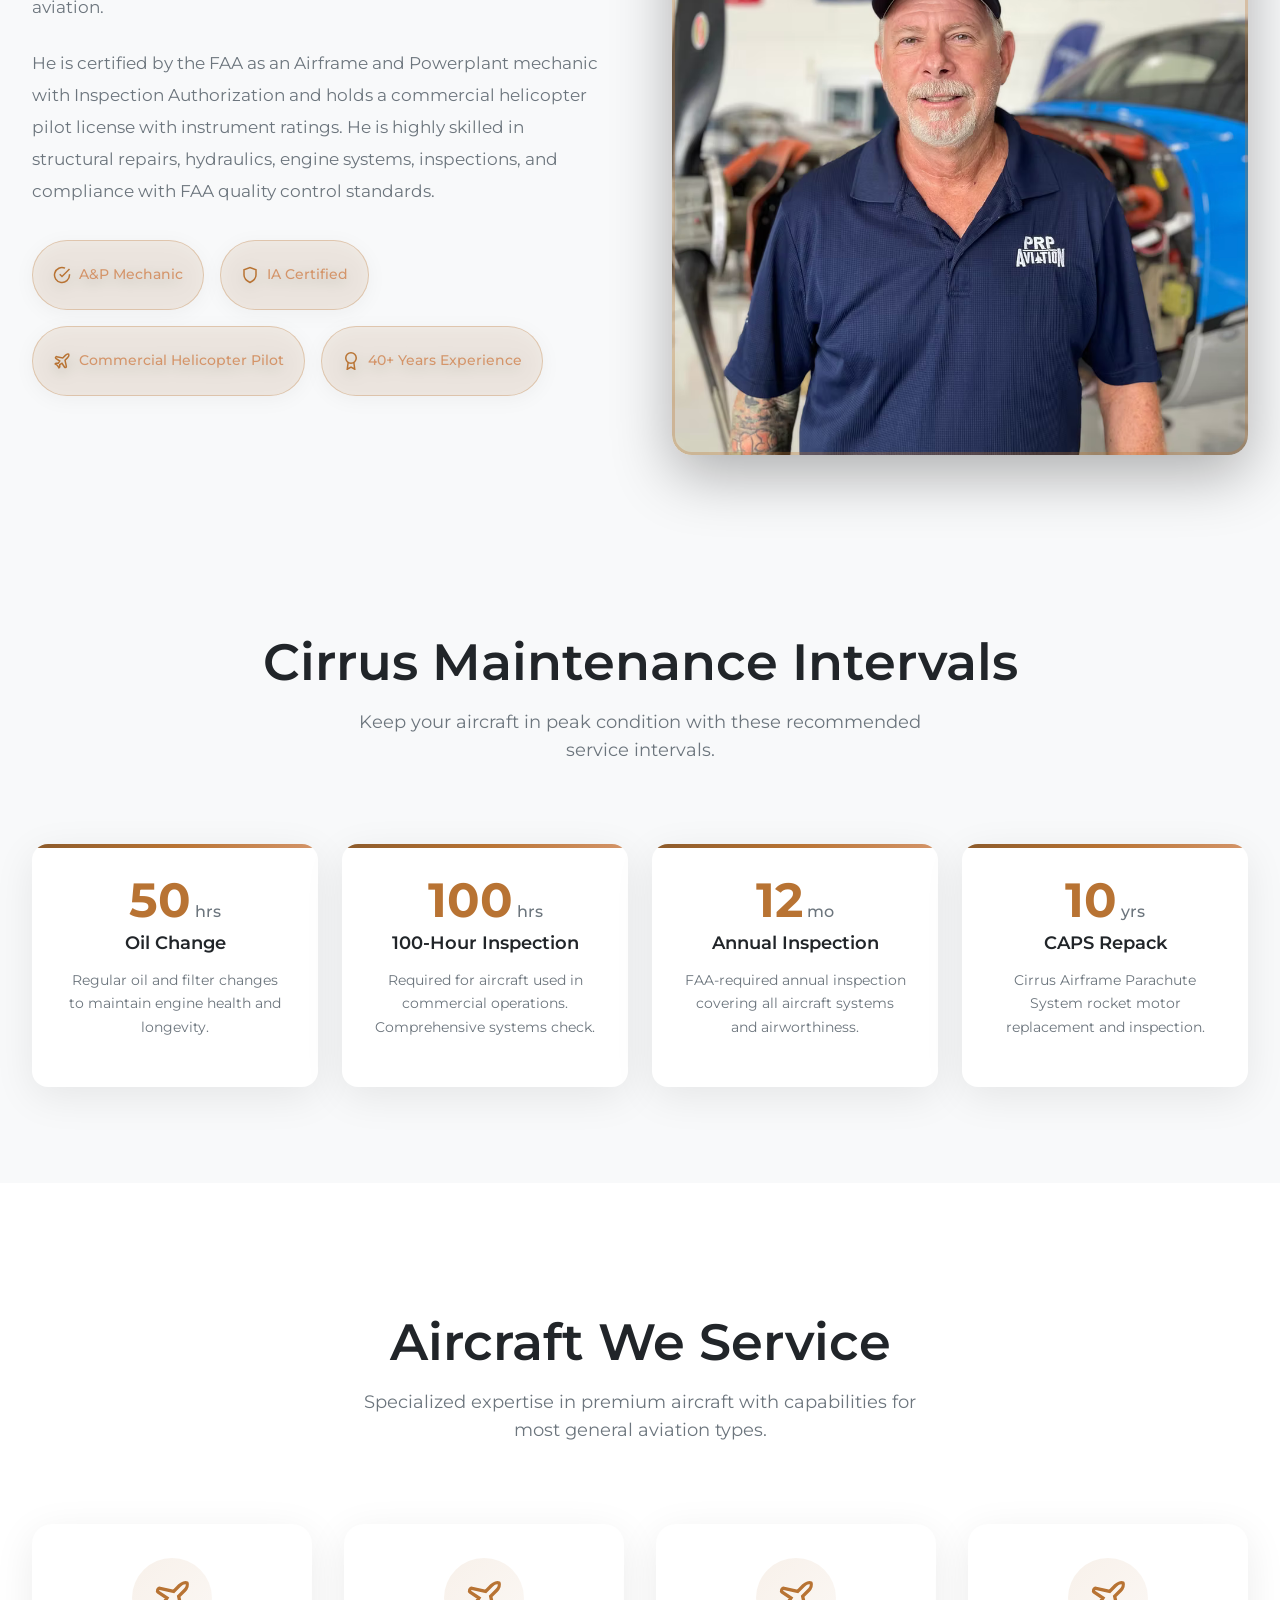
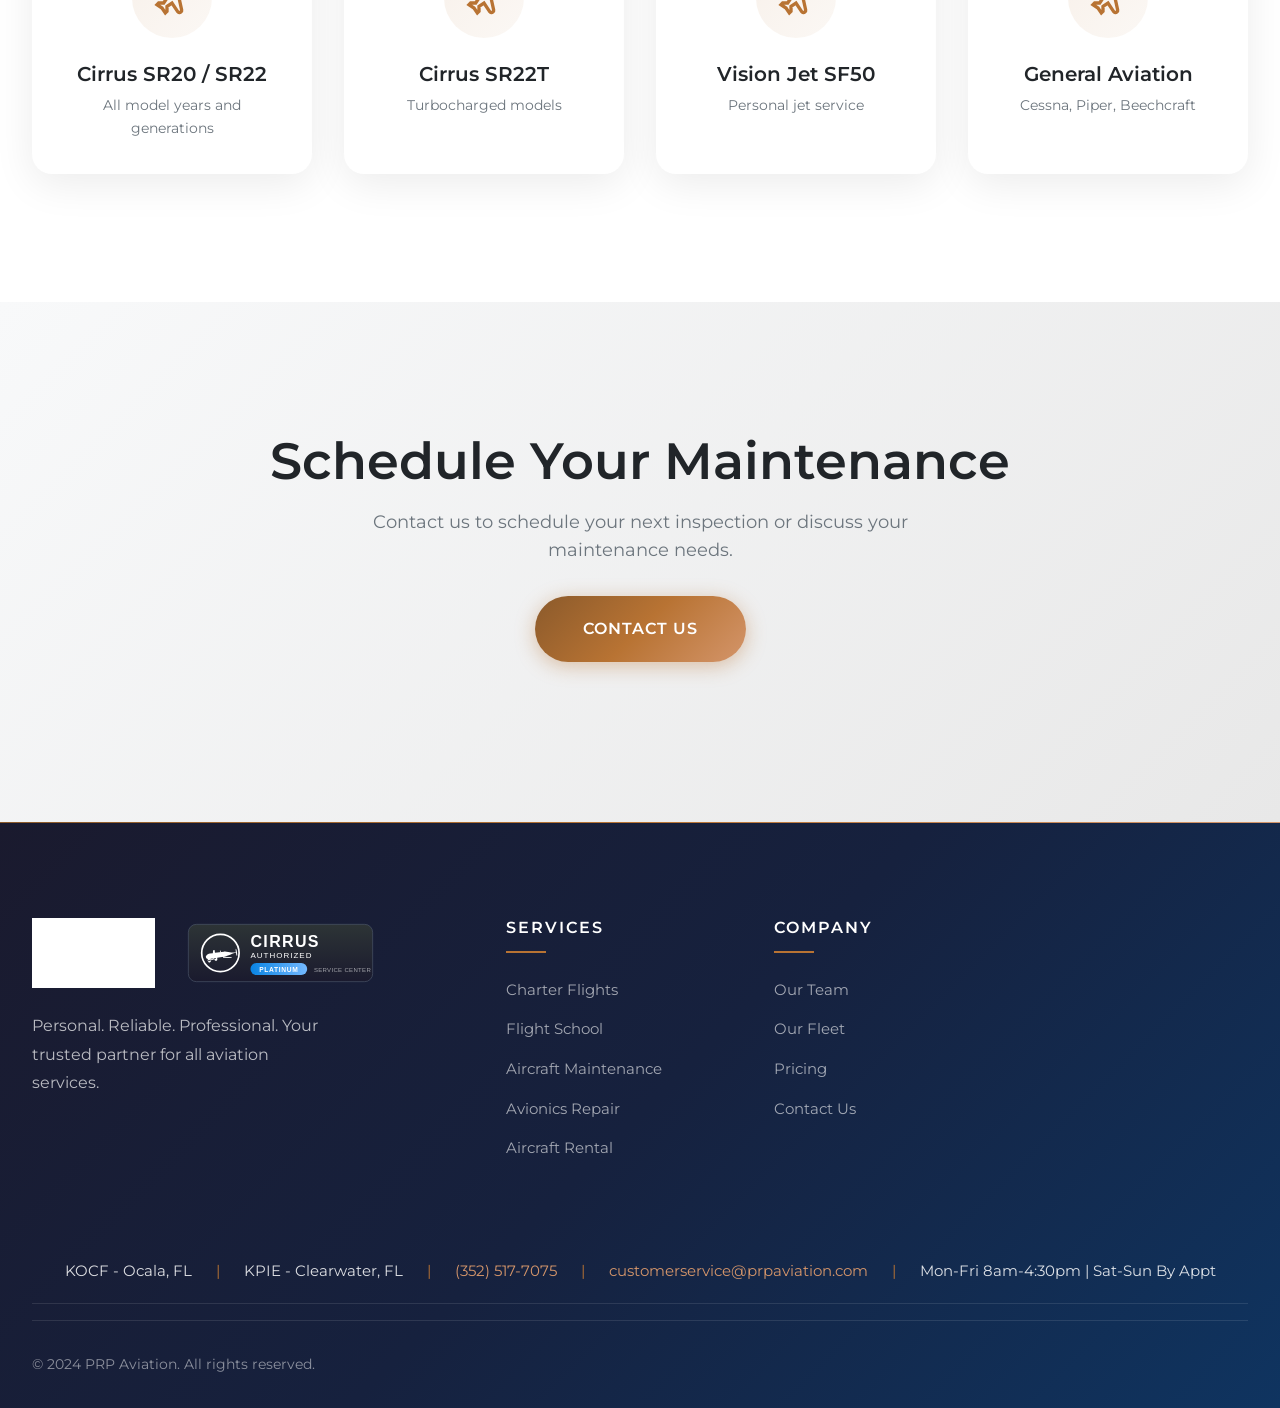
<file: pages/maintenance.html>
<!DOCTYPE html>
<html lang="en">
<head>
    <meta charset="UTF-8">
    <meta name="viewport" content="width=device-width, initial-scale=1.0">
    <meta name="description" content="PRP Aviation Aircraft Maintenance - FAA-certified maintenance services. Annual inspections, repairs, and upgrades for Cirrus and general aviation aircraft.">
    <title>Aircraft Maintenance | PRP Aviation</title>
    <link rel="preconnect" href="https://fonts.googleapis.com">
    <link rel="preconnect" href="https://fonts.gstatic.com" crossorigin>
    <link href="https://fonts.googleapis.com/css2?family=Montserrat:wght@300;400;500;600;700&display=swap" rel="stylesheet">
    <link rel="stylesheet" href="../css/styles.css">
    <style>
        /* Maintenance Team Hero Section */
        .maintenance-hero {
            position: relative;
            padding: 0;
            margin-top: 80px;
        }

        .maintenance-hero img {
            width: 100%;
            height: auto;
            display: block;
            max-height: 600px;
            object-fit: cover;
        }

        .maintenance-hero-overlay {
            position: absolute;
            bottom: 0;
            left: 0;
            right: 0;
            background: linear-gradient(transparent, rgba(26, 26, 46, 0.95));
            padding: 4rem 2rem 3rem;
        }

        .maintenance-hero-content {
            max-width: 1400px;
            margin: 0 auto;
            text-align: center;
        }

        .maintenance-hero h1 {
            color: #fff;
            font-size: 3rem;
            margin-bottom: 0.5rem;
        }

        .maintenance-hero p {
            color: rgba(255,255,255,0.8);
            font-size: 1.2rem;
            margin: 0;
        }

        /* Concierge Maintenance Section */
        .concierge-section {
            padding: 5rem 0;
            background: var(--white);
            text-align: center;
        }

        .concierge-content {
            max-width: 900px;
            margin: 0 auto;
        }

        .concierge-content h2 {
            font-size: 2.5rem;
            margin-bottom: 1.5rem;
        }

        .concierge-content p {
            font-size: 1.15rem;
            line-height: 1.9;
            color: var(--silver-light);
        }

        .certification-badges {
            display: flex;
            justify-content: center;
            gap: 3rem;
            margin-top: 3rem;
            flex-wrap: wrap;
        }

        .cert-badge {
            display: flex;
            flex-direction: column;
            align-items: center;
            gap: 0.75rem;
        }

        .cert-badge-icon {
            width: 80px;
            height: 80px;
            background: linear-gradient(135deg, var(--copper) 0%, var(--copper-dark) 100%);
            border-radius: 50%;
            display: flex;
            align-items: center;
            justify-content: center;
            box-shadow: 0 10px 30px rgba(184, 115, 51, 0.3);
        }

        .cert-badge-icon svg {
            width: 40px;
            height: 40px;
            stroke: #fff;
        }

        .cert-badge span {
            font-weight: 600;
            color: var(--silver-light);
            font-size: 0.9rem;
        }

        /* Maintenance Director Section */
        .director-section {
            padding: 5rem 0;
            background: var(--dark-gray);
        }

        .director-grid {
            display: grid;
            grid-template-columns: 1fr 1fr;
            gap: 4rem;
            align-items: center;
        }

        .director-content h2 {
            font-size: 2.2rem;
            color: var(--silver-light);
            margin-bottom: 0.5rem;
        }

        .director-content .director-title {
            color: var(--copper);
            font-size: 1.1rem;
            font-weight: 600;
            text-transform: uppercase;
            letter-spacing: 2px;
            margin-bottom: 1.5rem;
        }

        .director-content p {
            color: var(--text-gray);
            font-size: 1.05rem;
            line-height: 1.9;
            margin-bottom: 1.5rem;
        }

        .director-credentials {
            display: flex;
            flex-wrap: wrap;
            gap: 1rem;
            margin-top: 2rem;
        }

        .credential-badge {
            display: flex;
            align-items: center;
            gap: 0.5rem;
            background: rgba(184, 115, 51, 0.1);
            padding: 0.75rem 1.25rem;
            border-radius: 50px;
            border: 1px solid rgba(184, 115, 51, 0.3);
        }

        .credential-badge svg {
            width: 18px;
            height: 18px;
            stroke: var(--copper);
        }

        .credential-badge span {
            color: var(--copper-light);
            font-size: 0.9rem;
            font-weight: 500;
        }

        .director-image {
            position: relative;
            border-radius: 20px;
            overflow: hidden;
            box-shadow: 0 20px 60px rgba(0, 0, 0, 0.3);
        }

        .director-image img {
            width: 100%;
            height: auto;
            display: block;
            object-fit: cover;
        }

        .director-image::after {
            content: '';
            position: absolute;
            inset: 0;
            border: 3px solid rgba(184, 115, 51, 0.3);
            border-radius: 20px;
            pointer-events: none;
        }

        @media (max-width: 992px) {
            .director-grid {
                grid-template-columns: 1fr;
                gap: 2rem;
            }

            .director-image {
                max-width: 400px;
                margin: 0 auto;
            }
        }

        /* Interactive Aircraft Diagram */
        .aircraft-diagram-section {
            padding: 6rem 0;
            background: linear-gradient(135deg, #1a1a2e 0%, #16213e 50%, #0f3460 100%);
            position: relative;
            overflow: hidden;
        }

        .aircraft-diagram-section::before {
            content: '';
            position: absolute;
            top: 0;
            left: 0;
            right: 0;
            bottom: 0;
            background: url("data:image/svg+xml,%3Csvg width='60' height='60' viewBox='0 0 60 60' xmlns='http://www.w3.org/2000/svg'%3E%3Cg fill='none' fill-rule='evenodd'%3E%3Cg fill='%23b87333' fill-opacity='0.03'%3E%3Ccircle cx='30' cy='30' r='2'/%3E%3C/g%3E%3C/g%3E%3C/svg%3E");
        }

        .diagram-header {
            text-align: center;
            margin-bottom: 3rem;
            position: relative;
            z-index: 2;
        }

        .diagram-header h2 {
            color: #fff;
            font-size: 2.5rem;
            margin-bottom: 1rem;
        }

        .diagram-header p {
            color: rgba(255,255,255,0.7);
            font-size: 1.1rem;
            max-width: 600px;
            margin: 0 auto;
        }

        .aircraft-interactive {
            position: relative;
            max-width: 1000px;
            margin: 0 auto;
            z-index: 2;
        }

        .aircraft-svg-container {
            position: relative;
            background: rgba(255,255,255,0.05);
            border-radius: 24px;
            padding: 3rem;
            border: 1px solid rgba(184, 115, 51, 0.2);
        }

        .aircraft-outline {
            width: 100%;
            max-width: 800px;
            margin: 0 auto;
            display: block;
        }

        /* Hotspots on aircraft */
        .maintenance-hotspot {
            position: absolute;
            width: 40px;
            height: 40px;
            background: var(--gradient-copper);
            border-radius: 50%;
            cursor: pointer;
            display: flex;
            align-items: center;
            justify-content: center;
            color: #fff;
            font-weight: 700;
            font-size: 1rem;
            box-shadow: 0 4px 20px rgba(184, 115, 51, 0.5);
            transition: all 0.3s ease;
            z-index: 10;
        }

        .maintenance-hotspot::before {
            content: '';
            position: absolute;
            inset: -5px;
            border: 2px solid var(--copper);
            border-radius: 50%;
            animation: hotspot-pulse 2s ease-in-out infinite;
        }

        @keyframes hotspot-pulse {
            0%, 100% { transform: scale(1); opacity: 1; }
            50% { transform: scale(1.3); opacity: 0; }
        }

        .maintenance-hotspot:hover {
            transform: scale(1.2);
            box-shadow: 0 8px 30px rgba(184, 115, 51, 0.6);
        }

        .maintenance-hotspot.active {
            background: linear-gradient(135deg, #ffd700 0%, var(--copper) 100%);
        }

        /* Hotspot positions - SR22 layout */
        .hotspot-engine { top: 38%; left: 8%; }
        .hotspot-avionics { top: 18%; left: 30%; }
        .hotspot-caps { top: 28%; left: 58%; }
        .hotspot-wing { top: 55%; left: 22%; }
        .hotspot-landing { top: 75%; left: 24%; }

        /* Info Panel */
        .maintenance-info-panel {
            margin-top: 2rem;
            background: rgba(255,255,255,0.1);
            border-radius: 16px;
            padding: 2rem;
            border: 1px solid rgba(184, 115, 51, 0.3);
            min-height: 200px;
            backdrop-filter: blur(10px);
        }

        .info-panel-content {
            display: none;
            animation: fadeIn 0.4s ease;
        }

        .info-panel-content.active {
            display: block;
        }

        @keyframes fadeIn {
            from { opacity: 0; transform: translateY(10px); }
            to { opacity: 1; transform: translateY(0); }
        }

        .info-panel-content h3 {
            color: var(--copper-light);
            font-size: 1.5rem;
            margin-bottom: 1rem;
            display: flex;
            align-items: center;
            gap: 0.75rem;
        }

        .info-panel-content h3 svg {
            width: 28px;
            height: 28px;
            stroke: var(--copper-light);
        }

        .info-panel-content p {
            color: rgba(255,255,255,0.85);
            font-size: 1rem;
            line-height: 1.8;
            margin-bottom: 1rem;
        }

        .info-panel-content ul {
            list-style: none;
            padding: 0;
            margin: 0;
            display: grid;
            grid-template-columns: repeat(2, 1fr);
            gap: 0.75rem;
        }

        .info-panel-content li {
            display: flex;
            align-items: center;
            gap: 0.5rem;
            color: rgba(255,255,255,0.8);
            font-size: 0.95rem;
        }

        .info-panel-content li svg {
            width: 16px;
            height: 16px;
            stroke: var(--copper-light);
            flex-shrink: 0;
        }

        .default-message {
            text-align: center;
            padding: 2rem;
        }

        .default-message svg {
            width: 60px;
            height: 60px;
            stroke: var(--copper);
            margin-bottom: 1rem;
            opacity: 0.6;
        }

        .default-message p {
            color: rgba(255,255,255,0.6);
            font-size: 1.1rem;
        }

        /* Maintenance Intervals Card Grid */
        .intervals-section {
            padding: 6rem 0;
            background: var(--dark-gray);
        }

        .intervals-grid {
            display: grid;
            grid-template-columns: repeat(4, 1fr);
            gap: 1.5rem;
            margin-top: 3rem;
        }

        .interval-card {
            background: var(--white);
            border-radius: 16px;
            padding: 2rem;
            text-align: center;
            box-shadow: 0 10px 40px rgba(0,0,0,0.08);
            transition: all 0.4s ease;
            position: relative;
            overflow: hidden;
        }

        .interval-card::before {
            content: '';
            position: absolute;
            top: 0;
            left: 0;
            right: 0;
            height: 4px;
            background: var(--gradient-copper);
        }

        .interval-card:hover {
            transform: translateY(-10px);
            box-shadow: 0 20px 50px rgba(184, 115, 51, 0.15);
        }

        .interval-hours {
            font-size: 3rem;
            font-weight: 700;
            color: var(--copper);
            line-height: 1;
            margin-bottom: 0.5rem;
        }

        .interval-hours span {
            font-size: 1rem;
            color: var(--text-gray);
            font-weight: 500;
        }

        .interval-card h4 {
            font-size: 1.1rem;
            color: var(--silver-light);
            margin-bottom: 1rem;
        }

        .interval-card p {
            font-size: 0.9rem;
            color: var(--text-gray);
            line-height: 1.6;
        }

        /* Aircraft We Service */
        .aircraft-service-grid {
            display: grid;
            grid-template-columns: repeat(4, 1fr);
            gap: 2rem;
            margin-top: 3rem;
        }

        .aircraft-service-card {
            background: var(--white);
            border-radius: 20px;
            padding: 2rem;
            text-align: center;
            box-shadow: 0 10px 40px rgba(0,0,0,0.08);
            transition: all 0.4s ease;
            border: 2px solid transparent;
        }

        .aircraft-service-card:hover {
            transform: translateY(-10px);
            border-color: var(--copper);
            box-shadow: 0 20px 50px rgba(184, 115, 51, 0.15);
        }

        .aircraft-service-icon {
            width: 80px;
            height: 80px;
            background: linear-gradient(135deg, rgba(184, 115, 51, 0.1) 0%, rgba(184, 115, 51, 0.05) 100%);
            border-radius: 50%;
            display: flex;
            align-items: center;
            justify-content: center;
            margin: 0 auto 1.5rem;
        }

        .aircraft-service-icon svg {
            width: 40px;
            height: 40px;
            stroke: var(--copper);
        }

        .aircraft-service-card h3 {
            font-size: 1.25rem;
            color: var(--silver-light);
            margin-bottom: 0.5rem;
        }

        .aircraft-service-card p {
            font-size: 0.9rem;
            color: var(--text-gray);
            margin: 0;
        }

        /* Responsive */
        @media (max-width: 1024px) {
            .intervals-grid {
                grid-template-columns: repeat(2, 1fr);
            }

            .aircraft-service-grid {
                grid-template-columns: repeat(2, 1fr);
            }

            .info-panel-content ul {
                grid-template-columns: 1fr;
            }
        }

        @media (max-width: 768px) {
            .maintenance-hero h1 {
                font-size: 2rem;
            }

            .intervals-grid {
                grid-template-columns: 1fr;
            }

            .aircraft-service-grid {
                grid-template-columns: 1fr;
            }

            .certification-badges {
                gap: 1.5rem;
            }

            .maintenance-hotspot {
                width: 30px;
                height: 30px;
                font-size: 0.8rem;
            }
        }
    </style>
</head>
<body>
    <!-- Navigation -->
    <nav class="navbar">
        <div class="nav-container">
            <a href="../index.html" class="nav-logo">
                
            </a>
            <ul class="nav-menu">
                <li><a href="../index.html" class="nav-link">Home</a></li>
                <li class="nav-dropdown">
                    <a href="#" class="nav-link">Services</a>
                    <div class="dropdown-menu">
                        <a href="charter.html">Charter Flights</a>
                        <a href="flight-school.html">Flight School</a>
                        <a href="maintenance.html">Aircraft Maintenance</a>
                        <a href="avionics.html">Avionics Repair</a>
                        <a href="rental.html">Aircraft Rental</a>
                    </div>
                </li>
                <li><a href="fleet.html" class="nav-link">Our Fleet</a></li>
                <li><a href="pricing.html" class="nav-link">Pricing</a></li>
                <li><a href="team.html" class="nav-link">Our Team</a></li>
                <li><a href="contact.html" class="nav-link">Contact</a></li>
                <li><a href="../index.html#quote" class="btn btn-primary">Get a Quote</a></li>
            </ul>
            <div class="nav-toggle">
                <span></span>
                <span></span>
                <span></span>
            </div>
        </div>
    </nav>

    <!-- Maintenance Team Hero -->
    <section class="maintenance-hero">
        <img src="../images/maintenance-team.png" alt="PRP Aviation Maintenance Team">
        <div class="maintenance-hero-overlay">
            <div class="maintenance-hero-content">
                <h1>Aircraft Maintenance</h1>
                <p>Expert Care from Our Dedicated Team of FAA-Certified Technicians</p>
            </div>
        </div>
    </section>

    <!-- Concierge Maintenance -->
    <section class="concierge-section">
        <div class="container">
            <div class="concierge-content reveal">
                <h2>Concierge Maintenance Department</h2>
                <p>PRP's Concierge Maintenance Department offers comprehensive annual inspections and expert maintenance services for Cirrus aircraft. With safety as our top priority, you can trust our skilled team to deliver meticulous inspections and maintenance performed to the highest standards of excellence. At our Service Center, we are dedicated to providing exceptional care for your aircraft, no matter the scope of your needs.</p>

                <div class="certification-badges">
                    <div class="cert-badge">
                        <div class="cert-badge-icon">
                            <svg xmlns="http://www.w3.org/2000/svg" viewBox="0 0 24 24" fill="none" stroke="currentColor" stroke-width="2">
                                <path d="M12 22s8-4 8-10V5l-8-3-8 3v7c0 6 8 10 8 10z"></path>
                            </svg>
                        </div>
                        <span>Cirrus Authorized Service Center</span>
                    </div>
                    <div class="cert-badge">
                        <div class="cert-badge-icon">
                            <svg xmlns="http://www.w3.org/2000/svg" viewBox="0 0 24 24" fill="none" stroke="currentColor" stroke-width="2">
                                <circle cx="12" cy="8" r="7"></circle>
                                <polyline points="8.21 13.89 7 23 12 20 17 23 15.79 13.88"></polyline>
                            </svg>
                        </div>
                        <span>FAA Part 145 Certified</span>
                    </div>
                    <div class="cert-badge">
                        <div class="cert-badge-icon">
                            <svg xmlns="http://www.w3.org/2000/svg" viewBox="0 0 24 24" fill="none" stroke="currentColor" stroke-width="2">
                                <path d="M22 11.08V12a10 10 0 1 1-5.93-9.14"></path>
                                <polyline points="22 4 12 14.01 9 11.01"></polyline>
                            </svg>
                        </div>
                        <span>Factory-Trained Technicians</span>
                    </div>
                </div>
            </div>
        </div>
    </section>

    <!-- Maintenance Director -->
    <section class="director-section">
        <div class="container">
            <div class="director-grid">
                <div class="director-content reveal">
                    <h2>Harry Normington</h2>
                    <p class="director-title">Director of Maintenance</p>
                    <p>Our Director of Maintenance, Harry Normington, has over 40 years of experience in aircraft maintenance, production, and assembly, with a strong background in both military and commercial aviation.</p>
                    <p>He is certified by the FAA as an Airframe and Powerplant mechanic with Inspection Authorization and holds a commercial helicopter pilot license with instrument ratings. He is highly skilled in structural repairs, hydraulics, engine systems, inspections, and compliance with FAA quality control standards.</p>

                    <div class="director-credentials">
                        <div class="credential-badge">
                            <svg xmlns="http://www.w3.org/2000/svg" viewBox="0 0 24 24" fill="none" stroke="currentColor" stroke-width="2">
                                <path d="M22 11.08V12a10 10 0 1 1-5.93-9.14"></path>
                                <polyline points="22 4 12 14.01 9 11.01"></polyline>
                            </svg>
                            <span>A&P Mechanic</span>
                        </div>
                        <div class="credential-badge">
                            <svg xmlns="http://www.w3.org/2000/svg" viewBox="0 0 24 24" fill="none" stroke="currentColor" stroke-width="2">
                                <path d="M12 22s8-4 8-10V5l-8-3-8 3v7c0 6 8 10 8 10z"></path>
                            </svg>
                            <span>IA Certified</span>
                        </div>
                        <div class="credential-badge">
                            <svg xmlns="http://www.w3.org/2000/svg" viewBox="0 0 24 24" fill="none" stroke="currentColor" stroke-width="2">
                                <path d="M17.8 19.2L16 11l3.5-3.5C21 6 21.5 4 21 3c-1-.5-3 0-4.5 1.5L13 8 4.8 6.2c-.5-.1-.9.1-1.1.5l-.3.5c-.2.5-.1 1 .3 1.3L9 12l-2 3H4l-1 1 3 2 2 3 1-1v-3l3-2 3.5 5.3c.3.4.8.5 1.3.3l.5-.2c.4-.3.6-.7.5-1.2z"/>
                            </svg>
                            <span>Commercial Helicopter Pilot</span>
                        </div>
                        <div class="credential-badge">
                            <svg xmlns="http://www.w3.org/2000/svg" viewBox="0 0 24 24" fill="none" stroke="currentColor" stroke-width="2">
                                <circle cx="12" cy="8" r="7"></circle>
                                <polyline points="8.21 13.89 7 23 12 20 17 23 15.79 13.88"></polyline>
                            </svg>
                            <span>40+ Years Experience</span>
                        </div>
                    </div>
                </div>
                <div class="director-image reveal">
                    <img src="../images/harry-normington.jpg" alt="Harry Normington - Director of Maintenance">
                </div>
            </div>
        </div>
    </section>

    <!-- Maintenance Intervals -->
    <section class="intervals-section">
        <div class="container">
            <div class="section-header reveal">
                <h2>Cirrus Maintenance Intervals</h2>
                <p>Keep your aircraft in peak condition with these recommended service intervals.</p>
            </div>

            <div class="intervals-grid">
                <div class="interval-card reveal">
                    <div class="interval-hours">50<span> hrs</span></div>
                    <h4>Oil Change</h4>
                    <p>Regular oil and filter changes to maintain engine health and longevity.</p>
                </div>
                <div class="interval-card reveal">
                    <div class="interval-hours">100<span> hrs</span></div>
                    <h4>100-Hour Inspection</h4>
                    <p>Required for aircraft used in commercial operations. Comprehensive systems check.</p>
                </div>
                <div class="interval-card reveal">
                    <div class="interval-hours">12<span> mo</span></div>
                    <h4>Annual Inspection</h4>
                    <p>FAA-required annual inspection covering all aircraft systems and airworthiness.</p>
                </div>
                <div class="interval-card reveal">
                    <div class="interval-hours">10<span> yrs</span></div>
                    <h4>CAPS Repack</h4>
                    <p>Cirrus Airframe Parachute System rocket motor replacement and inspection.</p>
                </div>
            </div>
        </div>
    </section>

    <!-- Aircraft We Service -->
    <section class="services">
        <div class="container">
            <div class="section-header reveal">
                <h2>Aircraft We Service</h2>
                <p>Specialized expertise in premium aircraft with capabilities for most general aviation types.</p>
            </div>

            <div class="aircraft-service-grid">
                <div class="aircraft-service-card reveal">
                    <div class="aircraft-service-icon">
                        <svg xmlns="http://www.w3.org/2000/svg" viewBox="0 0 24 24" fill="none" stroke="currentColor" stroke-width="2">
                            <path d="M17.8 19.2L16 11l3.5-3.5C21 6 21.5 4 21 3c-1-.5-3 0-4.5 1.5L13 8 4.8 6.2c-.5-.1-.9.1-1.1.5l-.3.5c-.2.5-.1 1 .3 1.3L9 12l-2 3H4l-1 1 3 2 2 3 1-1v-3l3-2 3.5 5.3c.3.4.8.5 1.3.3l.5-.2c.4-.3.6-.7.5-1.2z"/>
                        </svg>
                    </div>
                    <h3>Cirrus SR20 / SR22</h3>
                    <p>All model years and generations</p>
                </div>
                <div class="aircraft-service-card reveal">
                    <div class="aircraft-service-icon">
                        <svg xmlns="http://www.w3.org/2000/svg" viewBox="0 0 24 24" fill="none" stroke="currentColor" stroke-width="2">
                            <path d="M17.8 19.2L16 11l3.5-3.5C21 6 21.5 4 21 3c-1-.5-3 0-4.5 1.5L13 8 4.8 6.2c-.5-.1-.9.1-1.1.5l-.3.5c-.2.5-.1 1 .3 1.3L9 12l-2 3H4l-1 1 3 2 2 3 1-1v-3l3-2 3.5 5.3c.3.4.8.5 1.3.3l.5-.2c.4-.3.6-.7.5-1.2z"/>
                        </svg>
                    </div>
                    <h3>Cirrus SR22T</h3>
                    <p>Turbocharged models</p>
                </div>
                <div class="aircraft-service-card reveal">
                    <div class="aircraft-service-icon">
                        <svg xmlns="http://www.w3.org/2000/svg" viewBox="0 0 24 24" fill="none" stroke="currentColor" stroke-width="2">
                            <path d="M17.8 19.2L16 11l3.5-3.5C21 6 21.5 4 21 3c-1-.5-3 0-4.5 1.5L13 8 4.8 6.2c-.5-.1-.9.1-1.1.5l-.3.5c-.2.5-.1 1 .3 1.3L9 12l-2 3H4l-1 1 3 2 2 3 1-1v-3l3-2 3.5 5.3c.3.4.8.5 1.3.3l.5-.2c.4-.3.6-.7.5-1.2z"/>
                        </svg>
                    </div>
                    <h3>Vision Jet SF50</h3>
                    <p>Personal jet service</p>
                </div>
                <div class="aircraft-service-card reveal">
                    <div class="aircraft-service-icon">
                        <svg xmlns="http://www.w3.org/2000/svg" viewBox="0 0 24 24" fill="none" stroke="currentColor" stroke-width="2">
                            <path d="M17.8 19.2L16 11l3.5-3.5C21 6 21.5 4 21 3c-1-.5-3 0-4.5 1.5L13 8 4.8 6.2c-.5-.1-.9.1-1.1.5l-.3.5c-.2.5-.1 1 .3 1.3L9 12l-2 3H4l-1 1 3 2 2 3 1-1v-3l3-2 3.5 5.3c.3.4.8.5 1.3.3l.5-.2c.4-.3.6-.7.5-1.2z"/>
                        </svg>
                    </div>
                    <h3>General Aviation</h3>
                    <p>Cessna, Piper, Beechcraft</p>
                </div>
            </div>
        </div>
    </section>

    <!-- CTA Section -->
    <section class="quote-section">
        <div class="container">
            <div class="section-header reveal" style="margin-bottom: 2rem;">
                <h2>Schedule Your Maintenance</h2>
                <p>Contact us to schedule your next inspection or discuss your maintenance needs.</p>
                <a href="contact.html" class="btn btn-primary btn-large" style="margin-top: 2rem;">Contact Us</a>
            </div>
        </div>
    </section>

    <!-- Footer -->
    <footer class="footer">
        <div class="container">
            <div class="footer-grid">
                <div class="footer-brand">
                    <div class="footer-logos">
                        <img src="../images/prp-logo.png" alt="PRP Aviation" class="footer-logo-prp">
                        <img src="../images/cirrus-authorized-platinum.svg" alt="Cirrus Authorized Platinum Service Center" class="footer-logo-cirrus">
                    </div>
                    
                    <p>Personal. Reliable. Professional. Your trusted partner for all aviation services.</p>
                </div>
                <div class="footer-links">
                    <h4>Services</h4>
                    <ul>
                        <li><a href="charter.html">Charter Flights</a></li>
                        <li><a href="flight-school.html">Flight School</a></li>
                        <li><a href="maintenance.html">Aircraft Maintenance</a></li>
                        <li><a href="avionics.html">Avionics Repair</a></li>
                        <li><a href="rental.html">Aircraft Rental</a></li>
                    </ul>
                </div>
                <div class="footer-links">
                    <h4>Company</h4>
                    <ul>
                        <li><a href="team.html">Our Team</a></li>
                        <li><a href="fleet.html">Our Fleet</a></li>
                        <li><a href="pricing.html">Pricing</a></li>
                        <li><a href="contact.html">Contact Us</a></li>
                    </ul>
                </div>
            </div>
            <div class="footer-info-bar">
                <span>KOCF - Ocala, FL</span>
                <span class="divider">|</span>
                <span>KPIE - Clearwater, FL</span>
                <span class="divider">|</span>
                <span><a href="tel:+13525177075">(352) 517-7075</a></span>
                <span class="divider">|</span>
                <span><a href="mailto:customerservice@prpaviation.com">customerservice@prpaviation.com</a></span>
                <span class="divider">|</span>
                <span>Mon-Fri 8am-4:30pm | Sat-Sun By Appt</span>
            </div>
            <div class="footer-bottom">
                <p>&copy; 2024 PRP Aviation. All rights reserved.</p>
            </div>
        </div>
    </footer>

    <script src="../js/main.js"></script>
    <script>
        // Interactive Aircraft Diagram
        document.addEventListener('DOMContentLoaded', function() {
            const hotspots = document.querySelectorAll('.maintenance-hotspot');
            const infoPanels = document.querySelectorAll('.info-panel-content');

            hotspots.forEach(hotspot => {
                hotspot.addEventListener('click', function() {
                    const infoId = this.getAttribute('data-info');

                    // Remove active class from all hotspots and panels
                    hotspots.forEach(h => h.classList.remove('active'));
                    infoPanels.forEach(p => p.classList.remove('active'));

                    // Add active class to clicked hotspot and corresponding panel
                    this.classList.add('active');
                    document.getElementById(infoId + '-info').classList.add('active');
                });

                hotspot.addEventListener('mouseenter', function() {
                    this.style.transform = 'scale(1.2)';
                });

                hotspot.addEventListener('mouseleave', function() {
                    if (!this.classList.contains('active')) {
                        this.style.transform = 'scale(1)';
                    }
                });
            });
        });
    </script>
</body>
</html>
</file>
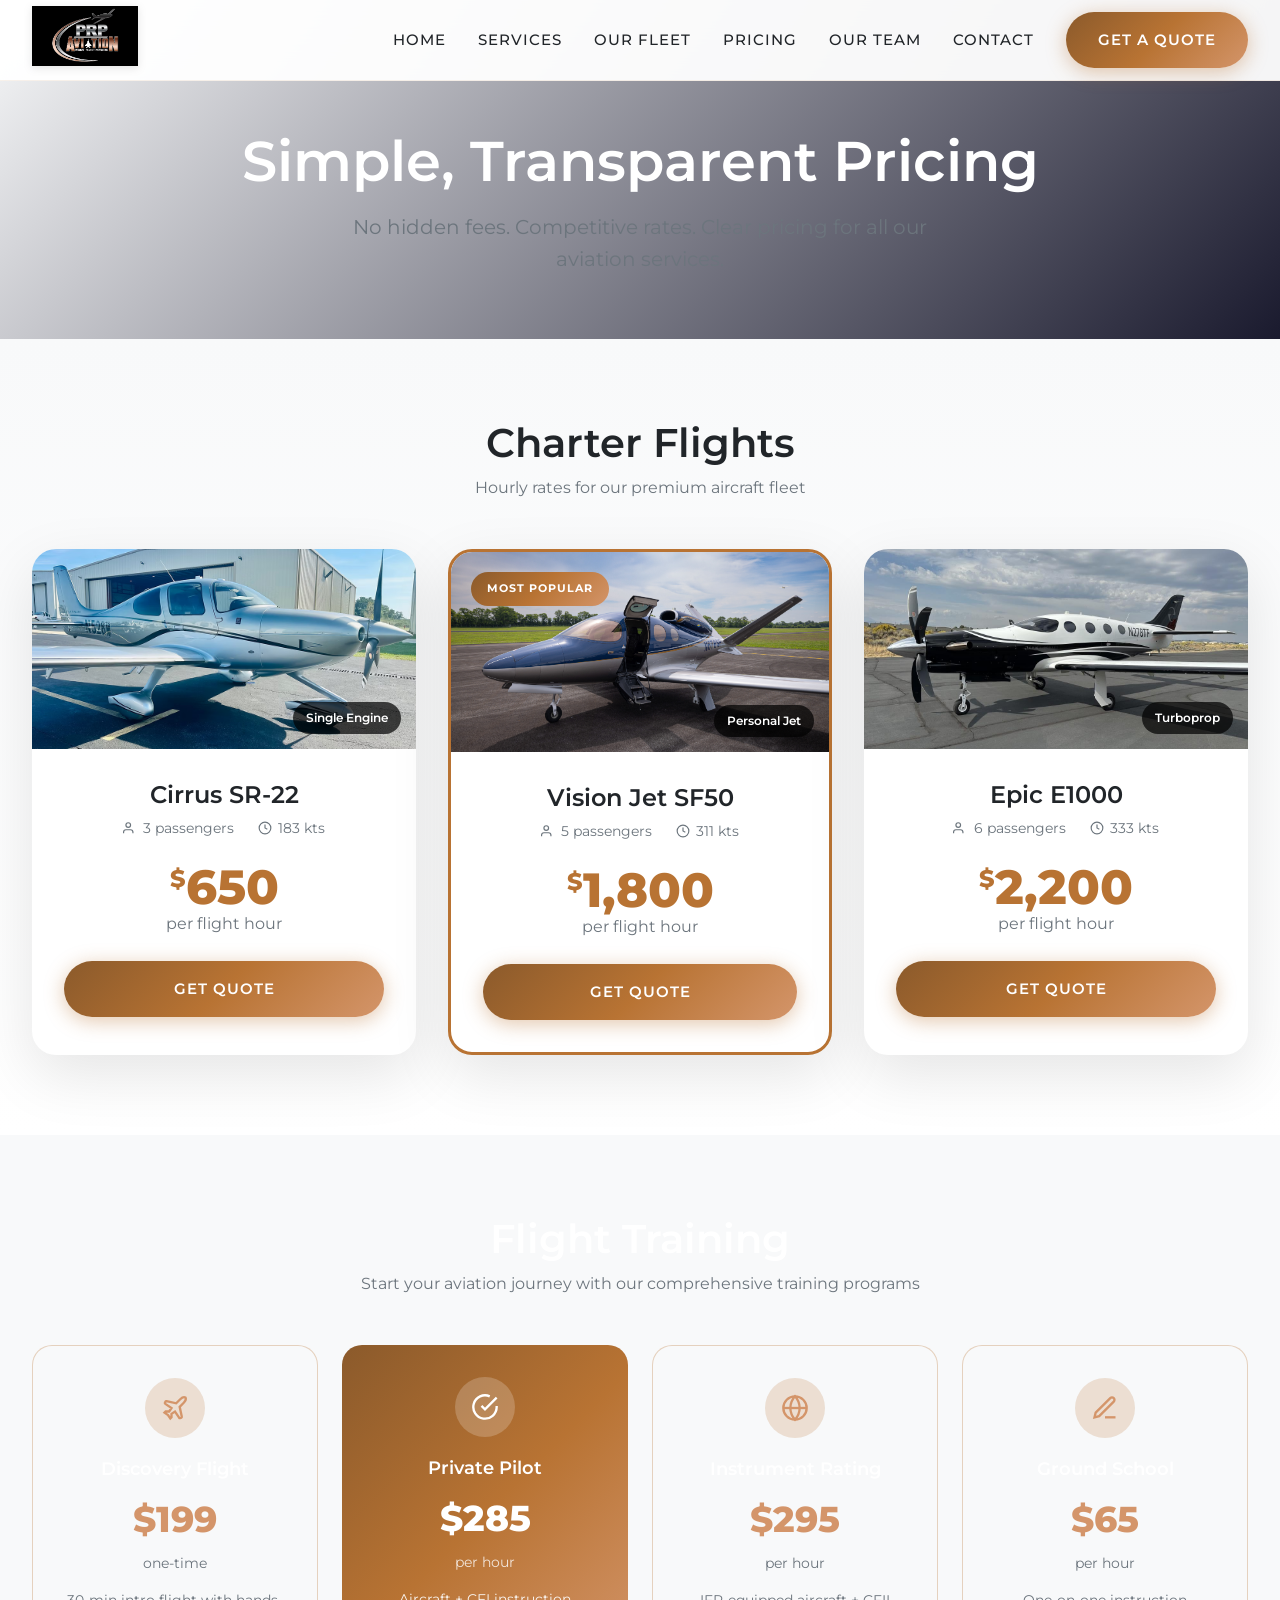
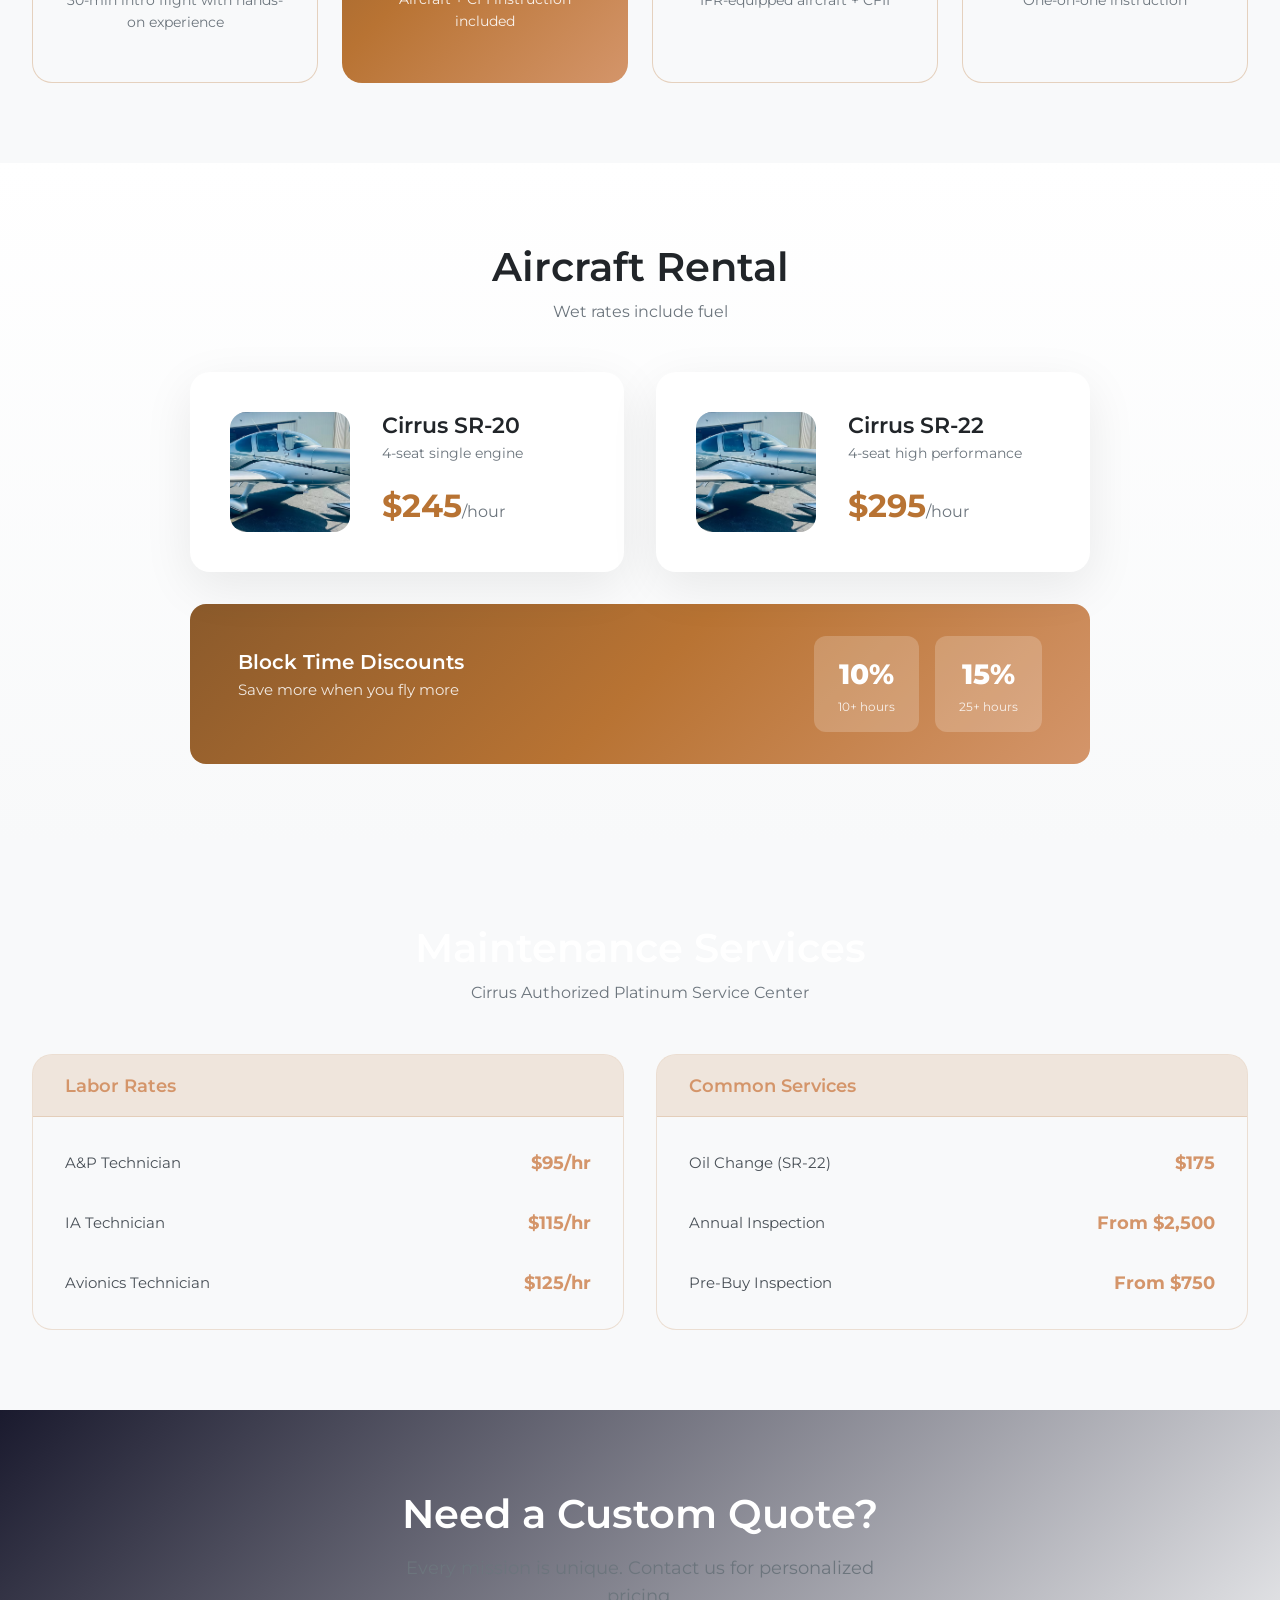
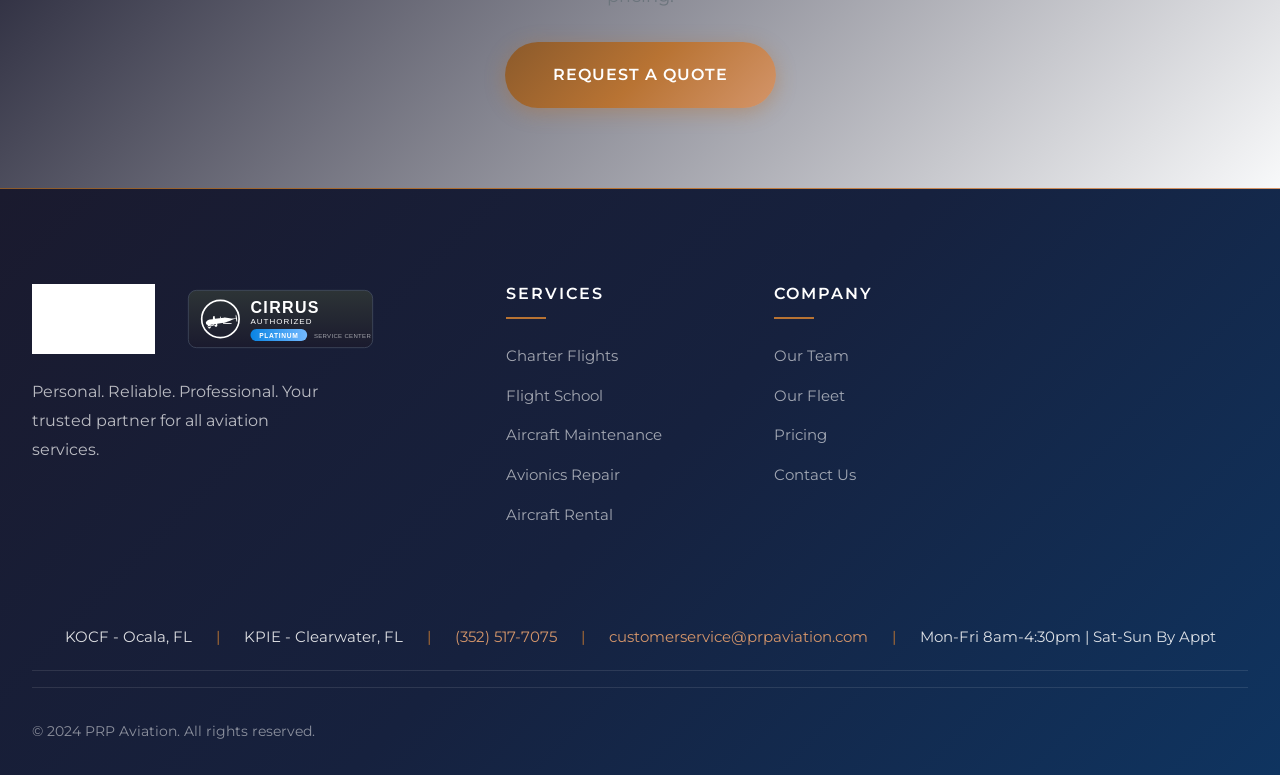
<file: pages/pricing.html>
<!DOCTYPE html>
<html lang="en">
<head>
    <meta charset="UTF-8">
    <meta name="viewport" content="width=device-width, initial-scale=1.0">
    <meta name="description" content="PRP Aviation Pricing - Transparent pricing for charter flights, flight training, aircraft rental, and maintenance services.">
    <title>Pricing | PRP Aviation</title>
    <link rel="preconnect" href="https://fonts.googleapis.com">
    <link rel="preconnect" href="https://fonts.gstatic.com" crossorigin>
    <link href="https://fonts.googleapis.com/css2?family=Montserrat:wght@300;400;500;600;700;800&display=swap" rel="stylesheet">
    <link rel="stylesheet" href="../css/styles.css">
    <style>
        /* Hero Pricing Header */
        .pricing-hero {
            background: linear-gradient(135deg, var(--dark-gray) 0%, #1a1a2e 100%);
            padding: 8rem 0 4rem;
            text-align: center;
        }
        .pricing-hero h1 {
            font-size: 3.5rem;
            color: white;
            margin-bottom: 1rem;
        }
        .pricing-hero p {
            font-size: 1.25rem;
            color: var(--text-gray);
            max-width: 600px;
            margin: 0 auto;
        }

        /* Charter Pricing Section */
        .charter-pricing {
            padding: 5rem 0;
            background: linear-gradient(180deg, #f8f9fa 0%, #ffffff 100%);
        }
        .charter-pricing .section-title {
            text-align: center;
            margin-bottom: 3rem;
        }
        .charter-pricing .section-title h2 {
            font-size: 2.5rem;
            color: var(--silver-light);
            margin-bottom: 0.5rem;
        }
        .charter-pricing .section-title p {
            color: var(--text-gray);
        }

        /* Aircraft Price Cards */
        .aircraft-price-grid {
            display: grid;
            grid-template-columns: repeat(3, 1fr);
            gap: 2rem;
        }
        .aircraft-price-card {
            background: white;
            border-radius: 24px;
            overflow: hidden;
            box-shadow: 0 20px 60px rgba(0,0,0,0.1);
            transition: all 0.4s ease;
            position: relative;
        }
        .aircraft-price-card:hover {
            transform: translateY(-10px);
            box-shadow: 0 30px 80px rgba(0,0,0,0.15);
        }
        .aircraft-price-card.featured {
            border: 3px solid var(--copper);
        }
        .aircraft-price-card.featured::before {
            content: 'MOST POPULAR';
            position: absolute;
            top: 20px;
            left: 20px;
            background: var(--gradient-copper);
            color: white;
            padding: 0.5rem 1rem;
            font-size: 0.7rem;
            font-weight: 700;
            letter-spacing: 1px;
            border-radius: 50px;
            z-index: 10;
        }
        .aircraft-price-image {
            height: 200px;
            overflow: hidden;
            position: relative;
        }
        .aircraft-price-image img {
            width: 100%;
            height: 100%;
            object-fit: cover;
            transition: transform 0.5s ease;
        }
        .aircraft-price-card:hover .aircraft-price-image img {
            transform: scale(1.1);
        }
        .aircraft-price-image .aircraft-type {
            position: absolute;
            bottom: 15px;
            right: 15px;
            background: rgba(0,0,0,0.7);
            color: white;
            padding: 0.4rem 0.8rem;
            border-radius: 50px;
            font-size: 0.75rem;
            font-weight: 600;
        }
        .aircraft-price-content {
            padding: 2rem;
            text-align: center;
        }
        .aircraft-price-content h3 {
            font-size: 1.5rem;
            color: var(--silver-light);
            margin-bottom: 0.5rem;
        }
        .aircraft-price-content .specs {
            display: flex;
            justify-content: center;
            gap: 1.5rem;
            margin-bottom: 1.5rem;
            color: var(--text-gray);
            font-size: 0.85rem;
        }
        .aircraft-price-content .specs span {
            display: flex;
            align-items: center;
            gap: 0.4rem;
        }
        .price-display {
            margin: 1.5rem 0;
        }
        .price-display .price {
            font-size: 3rem;
            font-weight: 800;
            color: var(--copper);
            line-height: 1;
        }
        .price-display .price sup {
            font-size: 1.5rem;
            top: -1rem;
        }
        .price-display .unit {
            font-size: 1rem;
            color: var(--text-gray);
            font-weight: 400;
        }
        .aircraft-price-content .btn {
            width: 100%;
        }

        /* Training Pricing */
        .training-pricing {
            padding: 5rem 0;
            background: var(--dark-gray);
        }
        .training-pricing .section-title {
            text-align: center;
            margin-bottom: 3rem;
        }
        .training-pricing .section-title h2 {
            font-size: 2.5rem;
            color: white;
            margin-bottom: 0.5rem;
        }
        .training-pricing .section-title p {
            color: var(--text-gray);
        }

        /* Training Cards */
        .training-grid {
            display: grid;
            grid-template-columns: repeat(4, 1fr);
            gap: 1.5rem;
        }
        .training-card {
            background: rgba(255,255,255,0.05);
            border: 1px solid rgba(184, 115, 51, 0.3);
            border-radius: 20px;
            padding: 2rem;
            text-align: center;
            transition: all 0.3s ease;
        }
        .training-card:hover {
            background: rgba(184, 115, 51, 0.1);
            border-color: var(--copper);
            transform: translateY(-5px);
        }
        .training-card.highlight {
            background: var(--gradient-copper);
            border: none;
        }
        .training-card .icon {
            width: 60px;
            height: 60px;
            background: rgba(184, 115, 51, 0.2);
            border-radius: 50%;
            display: flex;
            align-items: center;
            justify-content: center;
            margin: 0 auto 1.25rem;
        }
        .training-card.highlight .icon {
            background: rgba(255,255,255,0.2);
        }
        .training-card .icon svg {
            width: 28px;
            height: 28px;
            stroke: var(--copper-light);
        }
        .training-card.highlight .icon svg {
            stroke: white;
        }
        .training-card h3 {
            color: white;
            font-size: 1.1rem;
            margin-bottom: 0.75rem;
        }
        .training-card .price {
            font-size: 2.25rem;
            font-weight: 800;
            color: var(--copper-light);
            margin-bottom: 0.25rem;
        }
        .training-card.highlight .price {
            color: white;
        }
        .training-card .price-note {
            font-size: 0.85rem;
            color: var(--text-gray);
        }
        .training-card.highlight .price-note {
            color: rgba(255,255,255,0.8);
        }
        .training-card .description {
            font-size: 0.9rem;
            color: var(--text-gray);
            margin-top: 1rem;
            line-height: 1.5;
        }
        .training-card.highlight .description {
            color: rgba(255,255,255,0.9);
        }

        /* Rental Pricing */
        .rental-pricing {
            padding: 5rem 0;
            background: linear-gradient(180deg, #ffffff 0%, #f8f9fa 100%);
        }
        .rental-pricing .section-title {
            text-align: center;
            margin-bottom: 3rem;
        }
        .rental-pricing .section-title h2 {
            font-size: 2.5rem;
            color: var(--silver-light);
            margin-bottom: 0.5rem;
        }

        /* Rental Visual Cards */
        .rental-grid {
            display: grid;
            grid-template-columns: repeat(2, 1fr);
            gap: 2rem;
            max-width: 900px;
            margin: 0 auto;
        }
        .rental-card {
            background: white;
            border-radius: 20px;
            padding: 2.5rem;
            box-shadow: 0 15px 50px rgba(0,0,0,0.08);
            display: flex;
            align-items: center;
            gap: 2rem;
            transition: all 0.3s ease;
        }
        .rental-card:hover {
            transform: translateY(-5px);
            box-shadow: 0 25px 60px rgba(0,0,0,0.12);
        }
        .rental-card-image {
            width: 120px;
            height: 120px;
            border-radius: 16px;
            overflow: hidden;
            flex-shrink: 0;
        }
        .rental-card-image img {
            width: 100%;
            height: 100%;
            object-fit: cover;
        }
        .rental-card-content h3 {
            font-size: 1.35rem;
            color: var(--silver-light);
            margin-bottom: 0.25rem;
        }
        .rental-card-content .type {
            font-size: 0.85rem;
            color: var(--text-gray);
            margin-bottom: 1rem;
        }
        .rental-card-content .price {
            font-size: 2rem;
            font-weight: 700;
            color: var(--copper);
        }
        .rental-card-content .price span {
            font-size: 1rem;
            font-weight: 400;
            color: var(--text-gray);
        }

        /* Block Discount Banner */
        .discount-banner {
            background: var(--gradient-copper);
            border-radius: 16px;
            padding: 2rem 3rem;
            display: flex;
            justify-content: space-between;
            align-items: center;
            margin-top: 2rem;
            max-width: 900px;
            margin-left: auto;
            margin-right: auto;
        }
        .discount-banner h4 {
            color: white;
            font-size: 1.25rem;
            margin-bottom: 0.25rem;
        }
        .discount-banner p {
            color: rgba(255,255,255,0.85);
            font-size: 0.95rem;
        }
        .discount-badges {
            display: flex;
            gap: 1rem;
        }
        .discount-badge {
            background: rgba(255,255,255,0.2);
            padding: 1rem 1.5rem;
            border-radius: 12px;
            text-align: center;
        }
        .discount-badge .percent {
            font-size: 1.75rem;
            font-weight: 800;
            color: white;
        }
        .discount-badge .label {
            font-size: 0.75rem;
            color: rgba(255,255,255,0.85);
        }

        /* Maintenance Pricing */
        .maintenance-pricing {
            padding: 5rem 0;
            background: var(--dark-gray);
        }
        .maintenance-pricing .section-title {
            text-align: center;
            margin-bottom: 3rem;
        }
        .maintenance-pricing .section-title h2 {
            font-size: 2.5rem;
            color: white;
            margin-bottom: 0.5rem;
        }

        /* Maintenance Grid */
        .maintenance-grid {
            display: grid;
            grid-template-columns: repeat(2, 1fr);
            gap: 2rem;
        }
        .maintenance-box {
            background: rgba(255,255,255,0.03);
            border: 1px solid rgba(184, 115, 51, 0.2);
            border-radius: 20px;
            overflow: hidden;
        }
        .maintenance-box-header {
            background: rgba(184, 115, 51, 0.15);
            padding: 1.25rem 2rem;
            border-bottom: 1px solid rgba(184, 115, 51, 0.2);
        }
        .maintenance-box-header h3 {
            color: var(--copper-light);
            font-size: 1.1rem;
            margin: 0;
        }
        .maintenance-box-content {
            padding: 1rem 0;
        }
        .maintenance-item {
            display: flex;
            justify-content: space-between;
            align-items: center;
            padding: 1rem 2rem;
            transition: background 0.2s ease;
        }
        .maintenance-item:hover {
            background: rgba(184, 115, 51, 0.08);
        }
        .maintenance-item .service {
            color: var(--silver);
            font-size: 0.95rem;
        }
        .maintenance-item .price {
            color: var(--copper-light);
            font-weight: 700;
            font-size: 1.1rem;
        }

        /* CTA Section */
        .pricing-cta {
            padding: 5rem 0;
            background: linear-gradient(135deg, #1a1a2e 0%, var(--dark-gray) 100%);
            text-align: center;
        }
        .pricing-cta h2 {
            font-size: 2.5rem;
            color: white;
            margin-bottom: 1rem;
        }
        .pricing-cta p {
            color: var(--text-gray);
            font-size: 1.1rem;
            margin-bottom: 2rem;
            max-width: 500px;
            margin-left: auto;
            margin-right: auto;
        }

        /* Responsive */
        @media (max-width: 1200px) {
            .aircraft-price-grid {
                grid-template-columns: repeat(3, 1fr);
            }
            .training-grid {
                grid-template-columns: repeat(2, 1fr);
            }
        }
        @media (max-width: 992px) {
            .aircraft-price-grid {
                grid-template-columns: 1fr;
                max-width: 450px;
                margin: 0 auto;
            }
            .rental-grid {
                grid-template-columns: 1fr;
            }
            .discount-banner {
                flex-direction: column;
                text-align: center;
                gap: 1.5rem;
            }
            .maintenance-grid {
                grid-template-columns: 1fr;
            }
        }
        @media (max-width: 768px) {
            .pricing-hero h1 {
                font-size: 2.5rem;
            }
            .training-grid {
                grid-template-columns: 1fr;
            }
            .rental-card {
                flex-direction: column;
                text-align: center;
            }
        }
    </style>
</head>
<body>
    <!-- Navigation -->
    <nav class="navbar">
        <div class="nav-container">
            <a href="../index.html" class="nav-logo">
                <img src="../images/prp-logo.png" alt="PRP Aviation">
            </a>
            <ul class="nav-menu">
                <li><a href="../index.html" class="nav-link">Home</a></li>
                <li class="nav-dropdown">
                    <a href="#" class="nav-link">Services</a>
                    <div class="dropdown-menu">
                        <a href="charter.html">Charter Flights</a>
                        <a href="flight-school.html">Flight School</a>
                        <a href="maintenance.html">Aircraft Maintenance</a>
                        <a href="avionics.html">Avionics Repair</a>
                        <a href="rental.html">Aircraft Rental</a>
                    </div>
                </li>
                <li><a href="fleet.html" class="nav-link">Our Fleet</a></li>
                <li><a href="pricing.html" class="nav-link">Pricing</a></li>
                <li><a href="team.html" class="nav-link">Our Team</a></li>
                <li><a href="contact.html" class="nav-link">Contact</a></li>
                <li><a href="../index.html#quote" class="btn btn-primary">Get a Quote</a></li>
            </ul>
            <div class="nav-toggle">
                <span></span>
                <span></span>
                <span></span>
            </div>
        </div>
    </nav>

    <!-- Pricing Hero -->
    <section class="pricing-hero">
        <div class="container">
            <h1>Simple, Transparent Pricing</h1>
            <p>No hidden fees. Competitive rates. Clear pricing for all our aviation services.</p>
        </div>
    </section>

    <!-- Charter Pricing -->
    <section class="charter-pricing">
        <div class="container">
            <div class="section-title">
                <h2>Charter Flights</h2>
                <p>Hourly rates for our premium aircraft fleet</p>
            </div>

            <div class="aircraft-price-grid">
                <div class="aircraft-price-card">
                    <div class="aircraft-price-image">
                        <img src="../images/sr22-g6.png" alt="Cirrus SR-22">
                        <span class="aircraft-type">Single Engine</span>
                    </div>
                    <div class="aircraft-price-content">
                        <h3>Cirrus SR-22</h3>
                        <div class="specs">
                            <span>
                                <svg width="14" height="14" viewBox="0 0 24 24" fill="none" stroke="currentColor" stroke-width="2"><path d="M17 21v-2a4 4 0 0 0-4-4H5a4 4 0 0 0-4 4v2"></path><circle cx="9" cy="7" r="4"></circle></svg>
                                3 passengers
                            </span>
                            <span>
                                <svg width="14" height="14" viewBox="0 0 24 24" fill="none" stroke="currentColor" stroke-width="2"><circle cx="12" cy="12" r="10"></circle><polyline points="12 6 12 12 16 14"></polyline></svg>
                                183 kts
                            </span>
                        </div>
                        <div class="price-display">
                            <div class="price"><sup>$</sup>650</div>
                            <div class="unit">per flight hour</div>
                        </div>
                        <a href="../index.html#quote" class="btn btn-primary">Get Quote</a>
                    </div>
                </div>

                <div class="aircraft-price-card featured">
                    <div class="aircraft-price-image">
                        <img src="../images/vision-jet.jpg" alt="Cirrus Vision Jet">
                        <span class="aircraft-type">Personal Jet</span>
                    </div>
                    <div class="aircraft-price-content">
                        <h3>Vision Jet SF50</h3>
                        <div class="specs">
                            <span>
                                <svg width="14" height="14" viewBox="0 0 24 24" fill="none" stroke="currentColor" stroke-width="2"><path d="M17 21v-2a4 4 0 0 0-4-4H5a4 4 0 0 0-4 4v2"></path><circle cx="9" cy="7" r="4"></circle></svg>
                                5 passengers
                            </span>
                            <span>
                                <svg width="14" height="14" viewBox="0 0 24 24" fill="none" stroke="currentColor" stroke-width="2"><circle cx="12" cy="12" r="10"></circle><polyline points="12 6 12 12 16 14"></polyline></svg>
                                311 kts
                            </span>
                        </div>
                        <div class="price-display">
                            <div class="price"><sup>$</sup>1,800</div>
                            <div class="unit">per flight hour</div>
                        </div>
                        <a href="../index.html#quote" class="btn btn-primary">Get Quote</a>
                    </div>
                </div>

                <div class="aircraft-price-card">
                    <div class="aircraft-price-image">
                        <img src="../images/epic-e1000.jpg" alt="Epic E1000">
                        <span class="aircraft-type">Turboprop</span>
                    </div>
                    <div class="aircraft-price-content">
                        <h3>Epic E1000</h3>
                        <div class="specs">
                            <span>
                                <svg width="14" height="14" viewBox="0 0 24 24" fill="none" stroke="currentColor" stroke-width="2"><path d="M17 21v-2a4 4 0 0 0-4-4H5a4 4 0 0 0-4 4v2"></path><circle cx="9" cy="7" r="4"></circle></svg>
                                6 passengers
                            </span>
                            <span>
                                <svg width="14" height="14" viewBox="0 0 24 24" fill="none" stroke="currentColor" stroke-width="2"><circle cx="12" cy="12" r="10"></circle><polyline points="12 6 12 12 16 14"></polyline></svg>
                                333 kts
                            </span>
                        </div>
                        <div class="price-display">
                            <div class="price"><sup>$</sup>2,200</div>
                            <div class="unit">per flight hour</div>
                        </div>
                        <a href="../index.html#quote" class="btn btn-primary">Get Quote</a>
                    </div>
                </div>
            </div>
        </div>
    </section>

    <!-- Flight Training Pricing -->
    <section class="training-pricing">
        <div class="container">
            <div class="section-title">
                <h2>Flight Training</h2>
                <p>Start your aviation journey with our comprehensive training programs</p>
            </div>

            <div class="training-grid">
                <div class="training-card">
                    <div class="icon">
                        <svg viewBox="0 0 24 24" fill="none" stroke="currentColor" stroke-width="2">
                            <path d="M17.8 19.2L16 11l3.5-3.5C21 6 21.5 4 21 3c-1-.5-3 0-4.5 1.5L13 8 4.8 6.2c-.5-.1-.9.1-1.1.5l-.3.5c-.2.5-.1 1 .3 1.3L9 12l-2 3H4l-1 1 3 2 2 3 1-1v-3l3-2 3.5 5.3c.3.4.8.5 1.3.3l.5-.2c.4-.3.6-.7.5-1.2z"/>
                        </svg>
                    </div>
                    <h3>Discovery Flight</h3>
                    <div class="price">$199</div>
                    <div class="price-note">one-time</div>
                    <p class="description">30-min intro flight with hands-on experience</p>
                </div>

                <div class="training-card highlight">
                    <div class="icon">
                        <svg viewBox="0 0 24 24" fill="none" stroke="currentColor" stroke-width="2">
                            <path d="M22 11.08V12a10 10 0 1 1-5.93-9.14"></path>
                            <polyline points="22 4 12 14.01 9 11.01"></polyline>
                        </svg>
                    </div>
                    <h3>Private Pilot</h3>
                    <div class="price">$285</div>
                    <div class="price-note">per hour</div>
                    <p class="description">Aircraft + CFI instruction included</p>
                </div>

                <div class="training-card">
                    <div class="icon">
                        <svg viewBox="0 0 24 24" fill="none" stroke="currentColor" stroke-width="2">
                            <circle cx="12" cy="12" r="10"></circle>
                            <line x1="2" y1="12" x2="22" y2="12"></line>
                            <path d="M12 2a15.3 15.3 0 0 1 4 10 15.3 15.3 0 0 1-4 10 15.3 15.3 0 0 1-4-10 15.3 15.3 0 0 1 4-10z"></path>
                        </svg>
                    </div>
                    <h3>Instrument Rating</h3>
                    <div class="price">$295</div>
                    <div class="price-note">per hour</div>
                    <p class="description">IFR-equipped aircraft + CFII</p>
                </div>

                <div class="training-card">
                    <div class="icon">
                        <svg viewBox="0 0 24 24" fill="none" stroke="currentColor" stroke-width="2">
                            <path d="M12 20h9"></path>
                            <path d="M16.5 3.5a2.121 2.121 0 0 1 3 3L7 19l-4 1 1-4L16.5 3.5z"></path>
                        </svg>
                    </div>
                    <h3>Ground School</h3>
                    <div class="price">$65</div>
                    <div class="price-note">per hour</div>
                    <p class="description">One-on-one instruction</p>
                </div>
            </div>
        </div>
    </section>

    <!-- Aircraft Rental Pricing -->
    <section class="rental-pricing">
        <div class="container">
            <div class="section-title">
                <h2>Aircraft Rental</h2>
                <p>Wet rates include fuel</p>
            </div>

            <div class="rental-grid">
                <div class="rental-card">
                    <div class="rental-card-image">
                        <img src="../images/sr22-g6.png" alt="Cirrus SR-20">
                    </div>
                    <div class="rental-card-content">
                        <h3>Cirrus SR-20</h3>
                        <div class="type">4-seat single engine</div>
                        <div class="price">$245<span>/hour</span></div>
                    </div>
                </div>

                <div class="rental-card">
                    <div class="rental-card-image">
                        <img src="../images/sr22-g6.png" alt="Cirrus SR-22">
                    </div>
                    <div class="rental-card-content">
                        <h3>Cirrus SR-22</h3>
                        <div class="type">4-seat high performance</div>
                        <div class="price">$295<span>/hour</span></div>
                    </div>
                </div>
            </div>

            <div class="discount-banner">
                <div>
                    <h4>Block Time Discounts</h4>
                    <p>Save more when you fly more</p>
                </div>
                <div class="discount-badges">
                    <div class="discount-badge">
                        <div class="percent">10%</div>
                        <div class="label">10+ hours</div>
                    </div>
                    <div class="discount-badge">
                        <div class="percent">15%</div>
                        <div class="label">25+ hours</div>
                    </div>
                </div>
            </div>
        </div>
    </section>

    <!-- Maintenance Pricing -->
    <section class="maintenance-pricing">
        <div class="container">
            <div class="section-title">
                <h2>Maintenance Services</h2>
                <p>Cirrus Authorized Platinum Service Center</p>
            </div>

            <div class="maintenance-grid">
                <div class="maintenance-box">
                    <div class="maintenance-box-header">
                        <h3>Labor Rates</h3>
                    </div>
                    <div class="maintenance-box-content">
                        <div class="maintenance-item">
                            <span class="service">A&P Technician</span>
                            <span class="price">$95/hr</span>
                        </div>
                        <div class="maintenance-item">
                            <span class="service">IA Technician</span>
                            <span class="price">$115/hr</span>
                        </div>
                        <div class="maintenance-item">
                            <span class="service">Avionics Technician</span>
                            <span class="price">$125/hr</span>
                        </div>
                    </div>
                </div>

                <div class="maintenance-box">
                    <div class="maintenance-box-header">
                        <h3>Common Services</h3>
                    </div>
                    <div class="maintenance-box-content">
                        <div class="maintenance-item">
                            <span class="service">Oil Change (SR-22)</span>
                            <span class="price">$175</span>
                        </div>
                        <div class="maintenance-item">
                            <span class="service">Annual Inspection</span>
                            <span class="price">From $2,500</span>
                        </div>
                        <div class="maintenance-item">
                            <span class="service">Pre-Buy Inspection</span>
                            <span class="price">From $750</span>
                        </div>
                    </div>
                </div>
            </div>
        </div>
    </section>

    <!-- CTA Section -->
    <section class="pricing-cta">
        <div class="container">
            <h2>Need a Custom Quote?</h2>
            <p>Every mission is unique. Contact us for personalized pricing.</p>
            <a href="../index.html#quote" class="btn btn-primary btn-large">Request a Quote</a>
        </div>
    </section>

    <!-- Footer -->
    <footer class="footer">
        <div class="container">
            <div class="footer-grid">
                <div class="footer-brand">
                    <div class="footer-logos">
                        <img src="../images/prp-logo.png" alt="PRP Aviation" class="footer-logo-prp">
                        <img src="../images/cirrus-authorized-platinum.svg" alt="Cirrus Authorized Platinum Service Center" class="footer-logo-cirrus">
                    </div>
                    <p>Personal. Reliable. Professional. Your trusted partner for all aviation services.</p>
                </div>
                <div class="footer-links">
                    <h4>Services</h4>
                    <ul>
                        <li><a href="charter.html">Charter Flights</a></li>
                        <li><a href="flight-school.html">Flight School</a></li>
                        <li><a href="maintenance.html">Aircraft Maintenance</a></li>
                        <li><a href="avionics.html">Avionics Repair</a></li>
                        <li><a href="rental.html">Aircraft Rental</a></li>
                    </ul>
                </div>
                <div class="footer-links">
                    <h4>Company</h4>
                    <ul>
                        <li><a href="team.html">Our Team</a></li>
                        <li><a href="fleet.html">Our Fleet</a></li>
                        <li><a href="pricing.html">Pricing</a></li>
                        <li><a href="contact.html">Contact Us</a></li>
                    </ul>
                </div>
            </div>
            <div class="footer-info-bar">
                <span>KOCF - Ocala, FL</span>
                <span class="divider">|</span>
                <span>KPIE - Clearwater, FL</span>
                <span class="divider">|</span>
                <span><a href="tel:+13525177075">(352) 517-7075</a></span>
                <span class="divider">|</span>
                <span><a href="mailto:customerservice@prpaviation.com">customerservice@prpaviation.com</a></span>
                <span class="divider">|</span>
                <span>Mon-Fri 8am-4:30pm | Sat-Sun By Appt</span>
            </div>
            <div class="footer-bottom">
                <p>&copy; 2024 PRP Aviation. All rights reserved.</p>
            </div>
        </div>
    </footer>

    <script src="../js/main.js"></script>
</body>
</html>
</file>
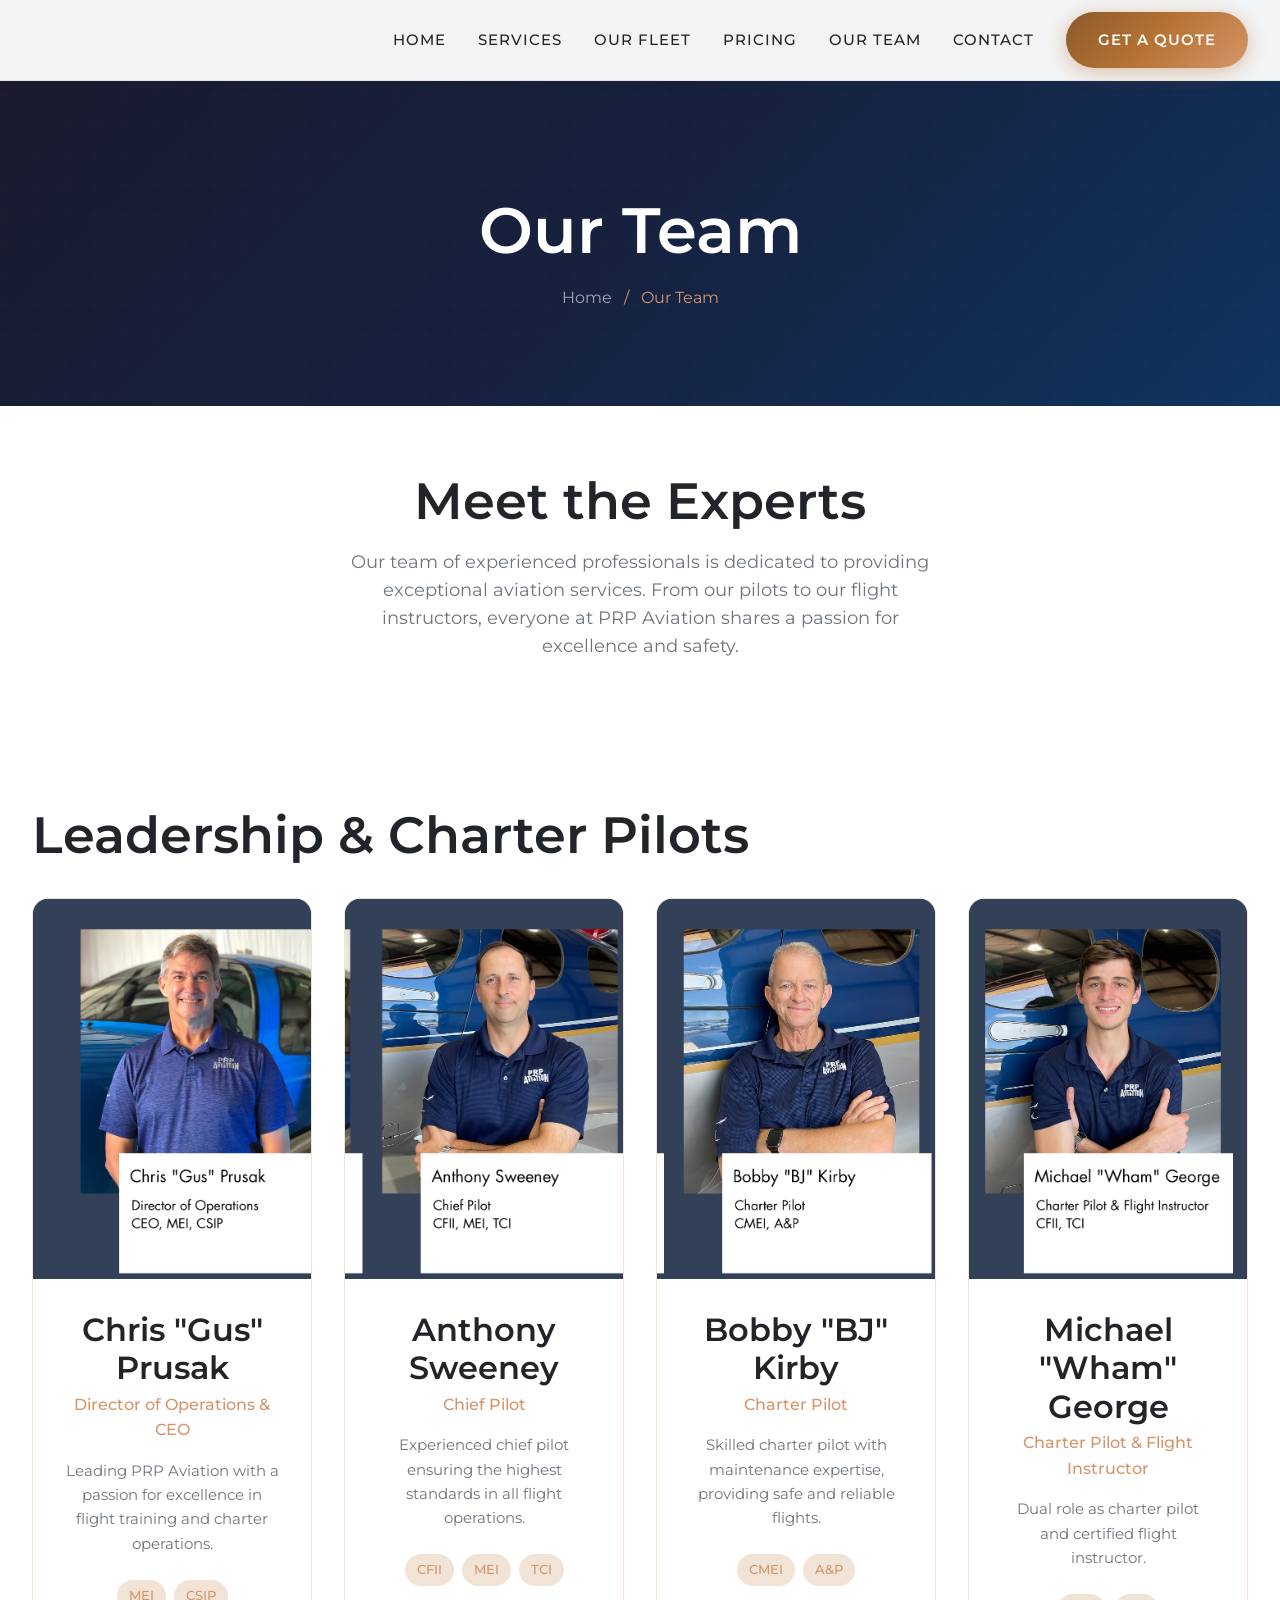
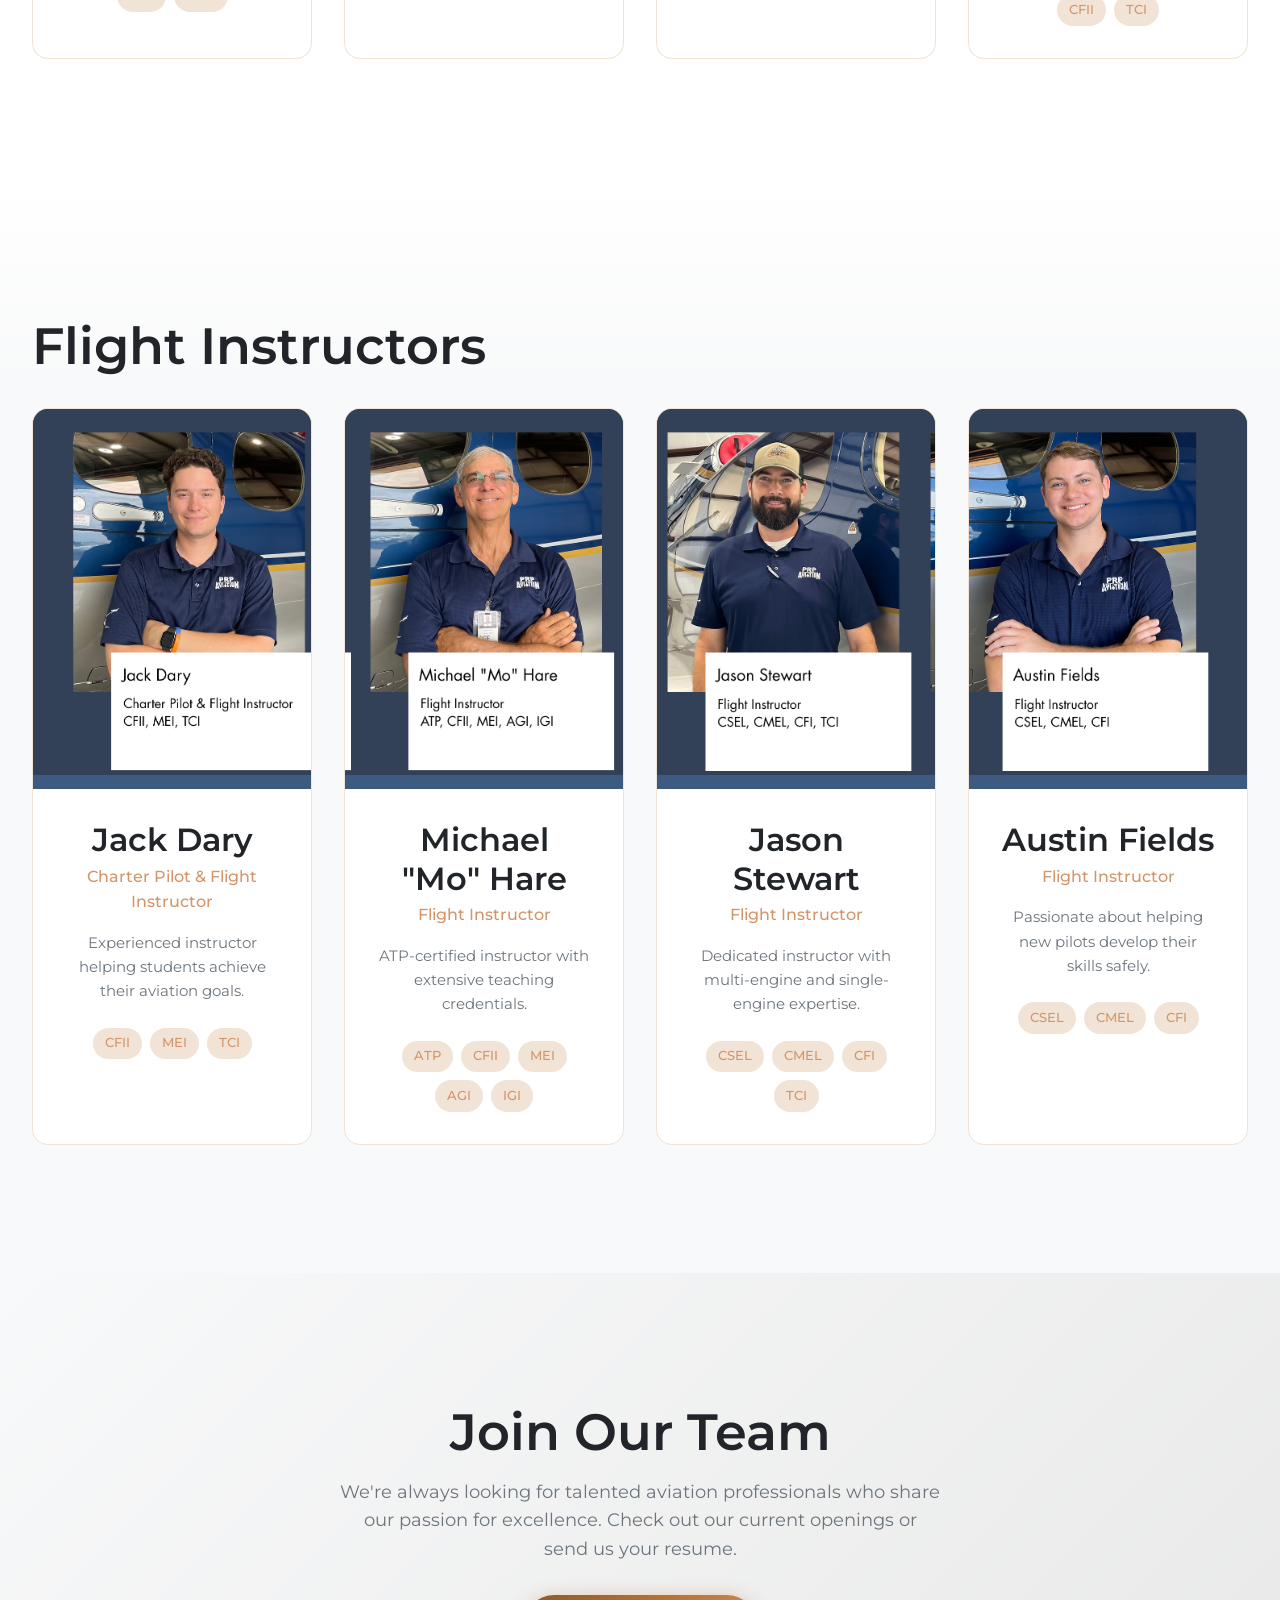
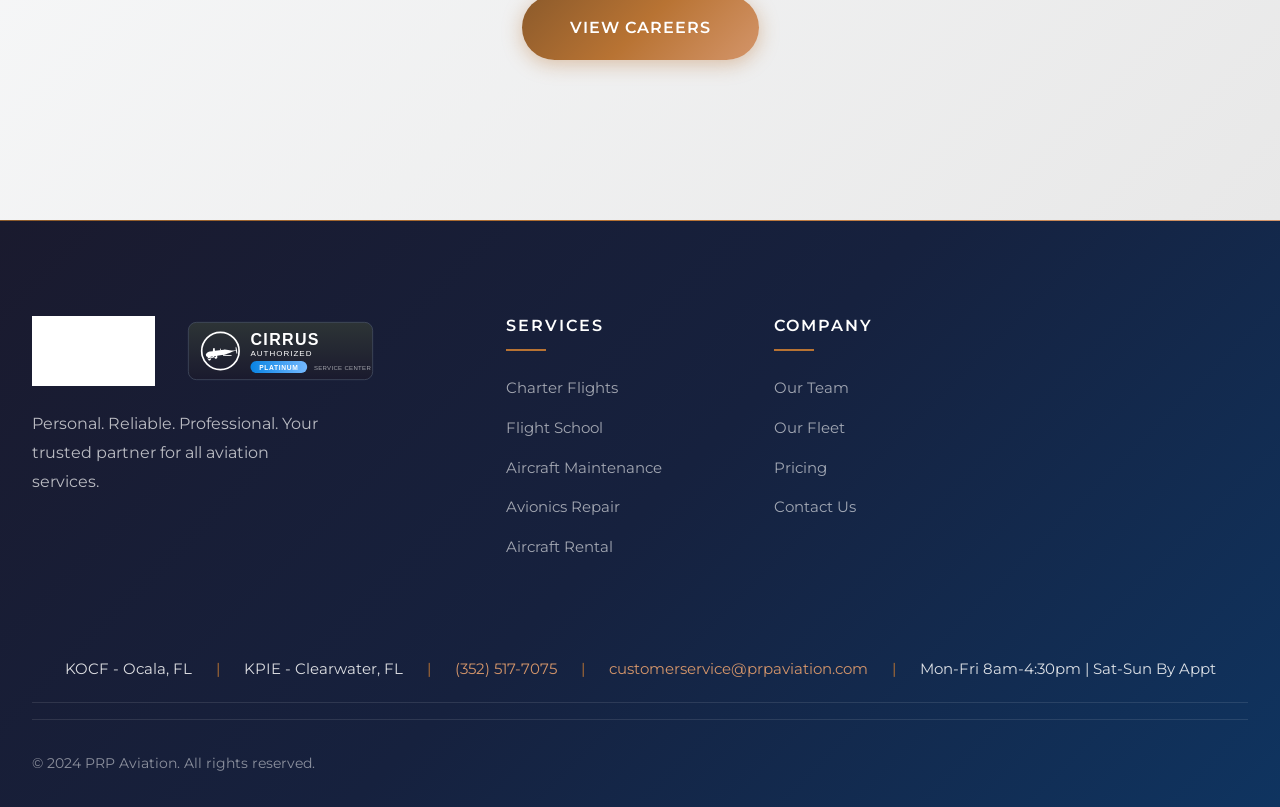
<file: pages/team.html>
<!DOCTYPE html>
<html lang="en">
<head>
    <meta charset="UTF-8">
    <meta name="viewport" content="width=device-width, initial-scale=1.0">
    <meta name="description" content="Meet the PRP Aviation team - experienced pilots, certified technicians, and dedicated staff committed to aviation excellence.">
    <title>Our Team | PRP Aviation</title>
    <link rel="preconnect" href="https://fonts.googleapis.com">
    <link rel="preconnect" href="https://fonts.gstatic.com" crossorigin>
    <link href="https://fonts.googleapis.com/css2?family=Montserrat:wght@300;400;500;600;700&display=swap" rel="stylesheet">
    <link rel="stylesheet" href="../css/styles.css">
    <style>
        .team-grid {
            display: grid;
            grid-template-columns: repeat(4, 1fr);
            gap: 2rem;
        }
        .team-card {
            background: var(--white);
            border: 1px solid rgba(184, 115, 51, 0.2);
            border-radius: 16px;
            overflow: hidden;
            transition: all 0.4s ease;
        }
        .team-card:hover {
            transform: translateY(-10px);
            border-color: var(--copper);
            box-shadow: 0 20px 60px rgba(0, 0, 0, 0.15);
        }
        .team-image {
            height: 380px;
            overflow: hidden;
            position: relative;
            background: #3d5a80;
            background-repeat: no-repeat;
        }
        .team-image img {
            display: none;
        }
        /* Use background images for proper cropping - Leadership row */
        .services .team-card:nth-child(1) .team-image {
            background-image: url('../images/team-row1.png');
            background-size: 400% auto;
            background-position: 0% 0%;
        }
        .services .team-card:nth-child(2) .team-image {
            background-image: url('../images/team-row1.png');
            background-size: 400% auto;
            background-position: 33.33% 0%;
        }
        .services .team-card:nth-child(3) .team-image {
            background-image: url('../images/team-row1.png');
            background-size: 400% auto;
            background-position: 66.66% 0%;
        }
        .services .team-card:nth-child(4) .team-image {
            background-image: url('../images/team-row1.png');
            background-size: 400% auto;
            background-position: 100% 0%;
        }
        .team-card:hover .team-image {
            transform: scale(1.02);
        }
        /* Flight Instructors section uses team-row2.png */
        .fleet .team-card:nth-child(1) .team-image {
            background-image: url('../images/team-row2.png');
            background-size: 400% auto;
            background-position: 0% 0%;
        }
        .fleet .team-card:nth-child(2) .team-image {
            background-image: url('../images/team-row2.png');
            background-size: 400% auto;
            background-position: 33.33% 0%;
        }
        .fleet .team-card:nth-child(3) .team-image {
            background-image: url('../images/team-row2.png');
            background-size: 400% auto;
            background-position: 66.66% 0%;
        }
        .fleet .team-card:nth-child(4) .team-image {
            background-image: url('../images/team-row2.png');
            background-size: 400% auto;
            background-position: 100% 0%;
        }
        .team-info {
            padding: 2rem;
            text-align: center;
        }
        .team-info h3 {
            color: var(--silver-light);
            margin-bottom: 0.25rem;
        }
        .team-role {
            color: var(--copper-light);
            font-weight: 500;
            margin-bottom: 1rem;
            display: block;
        }
        .team-info p {
            font-size: 0.95rem;
            margin-bottom: 1.5rem;
        }
        .team-certs {
            display: flex;
            flex-wrap: wrap;
            gap: 0.5rem;
            justify-content: center;
        }
        .team-cert {
            background: rgba(184, 115, 51, 0.2);
            color: var(--copper-light);
            padding: 0.35rem 0.75rem;
            border-radius: 50px;
            font-size: 0.8rem;
            font-weight: 500;
        }
        .team-social {
            display: flex;
            justify-content: center;
            gap: 1rem;
            margin-top: 1.5rem;
            padding-top: 1.5rem;
            border-top: 1px solid rgba(184, 115, 51, 0.2);
        }
        .team-social a {
            width: 40px;
            height: 40px;
            background: var(--black);
            border: 1px solid rgba(184, 115, 51, 0.3);
            border-radius: 50%;
            display: flex;
            align-items: center;
            justify-content: center;
            transition: all 0.3s ease;
        }
        .team-social a:hover {
            background: var(--copper);
            border-color: var(--copper);
        }
        .team-social svg {
            width: 18px;
            height: 18px;
            stroke: var(--silver);
        }
        @media (max-width: 1200px) {
            .team-grid {
                grid-template-columns: repeat(2, 1fr);
            }
        }
        @media (max-width: 768px) {
            .team-grid {
                grid-template-columns: 1fr;
            }
            .team-image {
                height: 280px;
            }
        }
    </style>
</head>
<body>
    <!-- Navigation -->
    <nav class="navbar">
        <div class="nav-container">
            <a href="../index.html" class="nav-logo">
                
            </a>
            <ul class="nav-menu">
                <li><a href="../index.html" class="nav-link">Home</a></li>
                <li class="nav-dropdown">
                    <a href="#" class="nav-link">Services</a>
                    <div class="dropdown-menu">
                        <a href="charter.html">Charter Flights</a>
                        <a href="flight-school.html">Flight School</a>
                        <a href="maintenance.html">Aircraft Maintenance</a>
                        <a href="avionics.html">Avionics Repair</a>
                        <a href="rental.html">Aircraft Rental</a>
                    </div>
                </li>
                <li><a href="fleet.html" class="nav-link">Our Fleet</a></li>
                <li><a href="pricing.html" class="nav-link">Pricing</a></li>
                <li><a href="team.html" class="nav-link">Our Team</a></li>
                <li><a href="contact.html" class="nav-link">Contact</a></li>
                <li><a href="../index.html#quote" class="btn btn-primary">Get a Quote</a></li>
            </ul>
            <div class="nav-toggle">
                <span></span>
                <span></span>
                <span></span>
            </div>
        </div>
    </nav>

    <!-- Page Header -->
    <section class="page-header">
        <div class="container">
            <h1>Our Team</h1>
            <div class="breadcrumb">
                <a href="../index.html">Home</a>
                <span>/</span>
                <span>Our Team</span>
            </div>
        </div>
    </section>

    <!-- Team Introduction -->
    <section class="services" style="padding-top: 4rem; padding-bottom: 2rem;">
        <div class="container">
            <div class="section-header reveal">
                <h2>Meet the Experts</h2>
                <p>Our team of experienced professionals is dedicated to providing exceptional aviation services. From our pilots to our flight instructors, everyone at PRP Aviation shares a passion for excellence and safety.</p>
            </div>
        </div>
    </section>

    <!-- Leadership & Pilots -->
    <section class="services" style="padding-top: 2rem;">
        <div class="container">
            <h2 class="reveal" style="margin-bottom: 2rem;">Leadership & Charter Pilots</h2>

            <div class="team-grid">
                <div class="team-card reveal">
                    <div class="team-image">
                        <img src="../images/team-row1.png" alt="Chris Gus Prusak" >
                    </div>
                    <div class="team-info">
                        <h3>Chris "Gus" Prusak</h3>
                        <span class="team-role">Director of Operations & CEO</span>
                        <p>Leading PRP Aviation with a passion for excellence in flight training and charter operations.</p>
                        <div class="team-certs">
                            <span class="team-cert">MEI</span>
                            <span class="team-cert">CSIP</span>
                        </div>
                    </div>
                </div>

                <div class="team-card reveal">
                    <div class="team-image">
                        <img src="../images/team-row1.png" alt="Anthony Sweeney" >
                    </div>
                    <div class="team-info">
                        <h3>Anthony Sweeney</h3>
                        <span class="team-role">Chief Pilot</span>
                        <p>Experienced chief pilot ensuring the highest standards in all flight operations.</p>
                        <div class="team-certs">
                            <span class="team-cert">CFII</span>
                            <span class="team-cert">MEI</span>
                            <span class="team-cert">TCI</span>
                        </div>
                    </div>
                </div>

                <div class="team-card reveal">
                    <div class="team-image">
                        <img src="../images/team-row1.png" alt="Bobby BJ Kirby" >
                    </div>
                    <div class="team-info">
                        <h3>Bobby "BJ" Kirby</h3>
                        <span class="team-role">Charter Pilot</span>
                        <p>Skilled charter pilot with maintenance expertise, providing safe and reliable flights.</p>
                        <div class="team-certs">
                            <span class="team-cert">CMEI</span>
                            <span class="team-cert">A&P</span>
                        </div>
                    </div>
                </div>

                <div class="team-card reveal">
                    <div class="team-image">
                        <img src="../images/team-row1.png" alt="Michael Wham George" >
                    </div>
                    <div class="team-info">
                        <h3>Michael "Wham" George</h3>
                        <span class="team-role">Charter Pilot & Flight Instructor</span>
                        <p>Dual role as charter pilot and certified flight instructor.</p>
                        <div class="team-certs">
                            <span class="team-cert">CFII</span>
                            <span class="team-cert">TCI</span>
                        </div>
                    </div>
                </div>
            </div>
        </div>
    </section>

    <!-- Flight Instructors -->
    <section class="fleet" style="background: var(--dark-gray);">
        <div class="container">
            <h2 class="reveal" style="margin-bottom: 2rem;">Flight Instructors</h2>

            <div class="team-grid">
                <div class="team-card reveal">
                    <div class="team-image">
                        <img src="../images/team-row2.png" alt="Jack Dary" >
                    </div>
                    <div class="team-info">
                        <h3>Jack Dary</h3>
                        <span class="team-role">Charter Pilot & Flight Instructor</span>
                        <p>Experienced instructor helping students achieve their aviation goals.</p>
                        <div class="team-certs">
                            <span class="team-cert">CFII</span>
                            <span class="team-cert">MEI</span>
                            <span class="team-cert">TCI</span>
                        </div>
                    </div>
                </div>

                <div class="team-card reveal">
                    <div class="team-image">
                        <img src="../images/team-row2.png" alt="Michael Mo Hare" >
                    </div>
                    <div class="team-info">
                        <h3>Michael "Mo" Hare</h3>
                        <span class="team-role">Flight Instructor</span>
                        <p>ATP-certified instructor with extensive teaching credentials.</p>
                        <div class="team-certs">
                            <span class="team-cert">ATP</span>
                            <span class="team-cert">CFII</span>
                            <span class="team-cert">MEI</span>
                            <span class="team-cert">AGI</span>
                            <span class="team-cert">IGI</span>
                        </div>
                    </div>
                </div>

                <div class="team-card reveal">
                    <div class="team-image">
                        <img src="../images/team-row2.png" alt="Jason Stewart" >
                    </div>
                    <div class="team-info">
                        <h3>Jason Stewart</h3>
                        <span class="team-role">Flight Instructor</span>
                        <p>Dedicated instructor with multi-engine and single-engine expertise.</p>
                        <div class="team-certs">
                            <span class="team-cert">CSEL</span>
                            <span class="team-cert">CMEL</span>
                            <span class="team-cert">CFI</span>
                            <span class="team-cert">TCI</span>
                        </div>
                    </div>
                </div>

                <div class="team-card reveal">
                    <div class="team-image">
                        <img src="../images/team-row2.png" alt="Austin Fields" >
                    </div>
                    <div class="team-info">
                        <h3>Austin Fields</h3>
                        <span class="team-role">Flight Instructor</span>
                        <p>Passionate about helping new pilots develop their skills safely.</p>
                        <div class="team-certs">
                            <span class="team-cert">CSEL</span>
                            <span class="team-cert">CMEL</span>
                            <span class="team-cert">CFI</span>
                        </div>
                    </div>
                </div>
            </div>
        </div>
    </section>

    <!-- Join Our Team -->
    <section class="quote-section">
        <div class="container">
            <div class="section-header reveal" style="margin-bottom: 2rem;">
                <h2>Join Our Team</h2>
                <p>We're always looking for talented aviation professionals who share our passion for excellence. Check out our current openings or send us your resume.</p>
                <a href="contact.html" class="btn btn-primary btn-large" style="margin-top: 2rem;">View Careers</a>
            </div>
        </div>
    </section>

    <!-- Footer -->
    <footer class="footer">
        <div class="container">
            <div class="footer-grid">
                <div class="footer-brand">
                    <div class="footer-logos">
                        <img src="../images/prp-logo.png" alt="PRP Aviation" class="footer-logo-prp">
                        <img src="../images/cirrus-authorized-platinum.svg" alt="Cirrus Authorized Platinum Service Center" class="footer-logo-cirrus">
                    </div>
                    
                    <p>Personal. Reliable. Professional. Your trusted partner for all aviation services.</p>
                </div>
                <div class="footer-links">
                    <h4>Services</h4>
                    <ul>
                        <li><a href="charter.html">Charter Flights</a></li>
                        <li><a href="flight-school.html">Flight School</a></li>
                        <li><a href="maintenance.html">Aircraft Maintenance</a></li>
                        <li><a href="avionics.html">Avionics Repair</a></li>
                        <li><a href="rental.html">Aircraft Rental</a></li>
                    </ul>
                </div>
                <div class="footer-links">
                    <h4>Company</h4>
                    <ul>
                        <li><a href="team.html">Our Team</a></li>
                        <li><a href="fleet.html">Our Fleet</a></li>
                        <li><a href="pricing.html">Pricing</a></li>
                        <li><a href="contact.html">Contact Us</a></li>
                    </ul>
                </div>
            </div>
            <div class="footer-info-bar">
                <span>KOCF - Ocala, FL</span>
                <span class="divider">|</span>
                <span>KPIE - Clearwater, FL</span>
                <span class="divider">|</span>
                <span><a href="tel:+13525177075">(352) 517-7075</a></span>
                <span class="divider">|</span>
                <span><a href="mailto:customerservice@prpaviation.com">customerservice@prpaviation.com</a></span>
                <span class="divider">|</span>
                <span>Mon-Fri 8am-4:30pm | Sat-Sun By Appt</span>
            </div>
            <div class="footer-bottom">
                <p>&copy; 2024 PRP Aviation. All rights reserved.</p>
            </div>
        </div>
    </footer>

    <script src="../js/main.js"></script>
</body>
</html>
</file>
<file: css/styles.css>
/* PRP Aviation - Premium Animated Stylesheet */
/* Brand Colors with Dynamic Gradients */

:root {
    --black: #1a1a2e;
    --dark-blue: #16213e;
    --navy: #0f3460;
    --dark-gray: #f8f9fa;
    --silver: #495057;
    --silver-light: #212529;
    --copper: #b87333;
    --copper-light: #d4956a;
    --copper-dark: #8b5a2b;
    --gold: #ffd700;
    --white: #ffffff;
    --text-gray: #6c757d;
    --section-alt: #f4f4f4;

    /* Animated Gradients */
    --gradient-copper: linear-gradient(135deg, var(--copper-dark) 0%, var(--copper) 50%, var(--copper-light) 100%);
    --gradient-hero: linear-gradient(135deg, #1a1a2e 0%, #16213e 50%, #0f3460 100%);
    --gradient-shine: linear-gradient(90deg, transparent, rgba(255,255,255,0.4), transparent);
}

* {
    margin: 0;
    padding: 0;
    box-sizing: border-box;
}

html {
    scroll-behavior: smooth;
}

body {
    font-family: 'Montserrat', 'Segoe UI', Tahoma, Geneva, Verdana, sans-serif;
    background-color: var(--white);
    color: var(--silver-light);
    line-height: 1.6;
    overflow-x: hidden;
}

/* Scroll Progress Bar */
.scroll-progress {
    position: fixed;
    top: 0;
    left: 0;
    height: 3px;
    background: var(--gradient-copper);
    z-index: 9999;
    transition: width 0.1s ease;
}

/* Animated Background Particles */
.particles {
    position: absolute;
    top: 0;
    left: 0;
    width: 100%;
    height: 100%;
    overflow: hidden;
    z-index: 1;
}

.particle {
    position: absolute;
    width: 4px;
    height: 4px;
    background: var(--copper);
    border-radius: 50%;
    opacity: 0.3;
    animation: float-particle 15s infinite;
}

@keyframes float-particle {
    0%, 100% {
        transform: translateY(100vh) rotate(0deg);
        opacity: 0;
    }
    10% {
        opacity: 0.3;
    }
    90% {
        opacity: 0.3;
    }
    100% {
        transform: translateY(-100vh) rotate(720deg);
        opacity: 0;
    }
}

/* Preloader */
.preloader {
    position: fixed;
    top: 0;
    left: 0;
    width: 100%;
    height: 100%;
    background: var(--gradient-hero);
    z-index: 99999;
    display: flex;
    align-items: center;
    justify-content: center;
    flex-direction: column;
    transition: opacity 0.5s ease, visibility 0.5s ease;
}

.preloader.hidden {
    opacity: 0;
    visibility: hidden;
}

.preloader-logo {
    width: 150px;
    animation: pulse-logo 1.5s ease-in-out infinite;
}

.preloader-bar {
    width: 200px;
    height: 3px;
    background: rgba(255,255,255,0.2);
    border-radius: 3px;
    margin-top: 2rem;
    overflow: hidden;
}

.preloader-bar::after {
    content: '';
    display: block;
    width: 50%;
    height: 100%;
    background: var(--gradient-copper);
    animation: loading-bar 1s ease-in-out infinite;
}

@keyframes pulse-logo {
    0%, 100% { transform: scale(1); opacity: 1; }
    50% { transform: scale(1.05); opacity: 0.8; }
}

@keyframes loading-bar {
    0% { transform: translateX(-100%); }
    100% { transform: translateX(300%); }
}

/* Typography with Animations */
h1, h2, h3, h4, h5, h6 {
    font-weight: 600;
    line-height: 1.2;
    margin-bottom: 1rem;
}

h1 {
    font-size: clamp(2.5rem, 5vw, 4.5rem);
}

h2 {
    font-size: clamp(2rem, 4vw, 3.5rem);
    color: var(--silver-light);
}

h3 {
    font-size: clamp(1.5rem, 3vw, 2rem);
    color: var(--copper);
}

/* Animated Gradient Text */
.gradient-text {
    background: linear-gradient(90deg, var(--copper-dark), var(--copper), var(--gold), var(--copper), var(--copper-dark));
    background-size: 200% auto;
    -webkit-background-clip: text;
    -webkit-text-fill-color: transparent;
    background-clip: text;
    animation: gradient-shift 3s ease infinite;
}

@keyframes gradient-shift {
    0% { background-position: 0% center; }
    100% { background-position: 200% center; }
}

/* Glowing Text Effect */
.glow-text {
    text-shadow: 0 0 10px rgba(184, 115, 51, 0.5),
                 0 0 20px rgba(184, 115, 51, 0.3),
                 0 0 30px rgba(184, 115, 51, 0.2);
}

p {
    margin-bottom: 1rem;
    color: var(--text-gray);
}

a {
    color: var(--copper);
    text-decoration: none;
    transition: all 0.3s ease;
}

a:hover {
    color: var(--copper-dark);
}

.container {
    max-width: 1400px;
    margin: 0 auto;
    padding: 0 2rem;
}

/* ==================== NAVIGATION ==================== */
.navbar {
    position: fixed;
    top: 0;
    left: 0;
    right: 0;
    z-index: 1000;
    background: rgba(255, 255, 255, 0.95);
    backdrop-filter: blur(20px);
    border-bottom: 1px solid rgba(184, 115, 51, 0.1);
    transition: all 0.4s cubic-bezier(0.4, 0, 0.2, 1);
}

.navbar.scrolled {
    background: rgba(255, 255, 255, 0.98);
    box-shadow: 0 10px 40px rgba(0, 0, 0, 0.1);
    padding: 0.25rem 0;
}

.nav-container {
    max-width: 1400px;
    margin: 0 auto;
    padding: 0 2rem;
    display: flex;
    justify-content: space-between;
    align-items: center;
    height: 80px;
}

.nav-logo img {
    height: 60px;
    width: auto;
    transition: all 0.4s ease;
    filter: drop-shadow(0 2px 4px rgba(0,0,0,0.1));
}

.nav-logo:hover img {
    transform: scale(1.05) rotate(-2deg);
}

.nav-menu {
    display: flex;
    list-style: none;
    gap: 2rem;
    align-items: center;
}

.nav-link {
    color: var(--silver-light);
    font-weight: 500;
    font-size: 0.95rem;
    text-transform: uppercase;
    letter-spacing: 1px;
    padding: 0.5rem 0;
    position: relative;
    transition: all 0.3s ease;
}

.nav-link::before {
    content: '';
    position: absolute;
    bottom: 0;
    left: 50%;
    width: 0;
    height: 2px;
    background: var(--gradient-copper);
    transition: all 0.4s cubic-bezier(0.4, 0, 0.2, 1);
    transform: translateX(-50%);
}

.nav-link:hover {
    color: var(--copper);
}

.nav-link:hover::before {
    width: 100%;
}

/* Animated Dropdown */
.nav-dropdown {
    position: relative;
}

.dropdown-menu {
    position: absolute;
    top: 100%;
    left: 50%;
    transform: translateX(-50%) translateY(20px);
    background: var(--white);
    border: 1px solid rgba(184, 115, 51, 0.15);
    border-radius: 12px;
    padding: 1rem 0;
    min-width: 240px;
    opacity: 0;
    visibility: hidden;
    transition: all 0.4s cubic-bezier(0.4, 0, 0.2, 1);
    box-shadow: 0 20px 60px rgba(0, 0, 0, 0.15);
}

.nav-dropdown:hover .dropdown-menu {
    opacity: 1;
    visibility: visible;
    transform: translateX(-50%) translateY(10px);
}

.dropdown-menu a {
    display: flex;
    align-items: center;
    gap: 0.75rem;
    padding: 0.875rem 1.5rem;
    color: var(--silver-light);
    font-size: 0.9rem;
    transition: all 0.3s ease;
    position: relative;
    overflow: hidden;
}

.dropdown-menu a::before {
    content: '';
    position: absolute;
    left: 0;
    top: 0;
    height: 100%;
    width: 3px;
    background: var(--gradient-copper);
    transform: scaleY(0);
    transition: transform 0.3s ease;
}

.dropdown-menu a:hover {
    background: rgba(184, 115, 51, 0.08);
    color: var(--copper);
    padding-left: 2rem;
}

.dropdown-menu a:hover::before {
    transform: scaleY(1);
}

/* Mobile Menu Toggle */
.nav-toggle {
    display: none;
    flex-direction: column;
    cursor: pointer;
    gap: 6px;
    padding: 10px;
}

.nav-toggle span {
    width: 28px;
    height: 2px;
    background: var(--copper);
    transition: all 0.3s ease;
    transform-origin: center;
}

.nav-toggle.active span:nth-child(1) {
    transform: rotate(45deg) translate(6px, 6px);
}

.nav-toggle.active span:nth-child(2) {
    opacity: 0;
    transform: scaleX(0);
}

.nav-toggle.active span:nth-child(3) {
    transform: rotate(-45deg) translate(6px, -6px);
}

/* ==================== BUTTONS ==================== */
.btn {
    display: inline-flex;
    align-items: center;
    justify-content: center;
    gap: 0.5rem;
    padding: 1rem 2rem;
    font-weight: 600;
    font-size: 0.95rem;
    text-transform: uppercase;
    letter-spacing: 1px;
    border-radius: 50px;
    transition: all 0.4s cubic-bezier(0.4, 0, 0.2, 1);
    cursor: pointer;
    border: none;
    position: relative;
    overflow: hidden;
}

.btn::before {
    content: '';
    position: absolute;
    top: 0;
    left: -100%;
    width: 100%;
    height: 100%;
    background: var(--gradient-shine);
    transition: left 0.5s ease;
}

.btn:hover::before {
    left: 100%;
}

.btn-primary {
    background: var(--gradient-copper);
    color: var(--white);
    box-shadow: 0 4px 20px rgba(184, 115, 51, 0.4);
}

.btn-primary:hover {
    transform: translateY(-3px) scale(1.02);
    box-shadow: 0 10px 40px rgba(184, 115, 51, 0.5);
    color: var(--white);
}

.btn-secondary {
    background: transparent;
    color: var(--copper);
    border: 2px solid var(--copper);
}

.btn-secondary:hover {
    background: var(--copper);
    color: var(--white);
    transform: translateY(-3px);
}

.btn-large {
    padding: 1.25rem 3rem;
    font-size: 1rem;
}

/* Magnetic Button Effect */
.btn-magnetic {
    transition: transform 0.3s ease;
}

/* ==================== HERO SECTION ==================== */
.hero {
    position: relative;
    height: 100vh;
    min-height: 800px;
    display: flex;
    align-items: center;
    justify-content: center;
    overflow: hidden;
    background: var(--gradient-hero);
}

.hero-video-container {
    position: absolute;
    top: 0;
    left: 0;
    width: 100%;
    height: 100%;
    z-index: 0;
}

.hero-video {
    position: absolute;
    top: 50%;
    left: 50%;
    min-width: 100%;
    min-height: 100%;
    width: auto;
    height: auto;
    transform: translate(-50%, -50%);
    object-fit: cover;
}

.hero-overlay {
    position: absolute;
    top: 0;
    left: 0;
    width: 100%;
    height: 100%;
    background: linear-gradient(
        180deg,
        rgba(26, 26, 46, 0.7) 0%,
        rgba(22, 33, 62, 0.6) 50%,
        rgba(15, 52, 96, 0.8) 100%
    );
    z-index: 1;
}

/* Animated Grid Overlay */
.hero-grid {
    position: absolute;
    top: 0;
    left: 0;
    width: 100%;
    height: 100%;
    background-image:
        linear-gradient(rgba(184, 115, 51, 0.03) 1px, transparent 1px),
        linear-gradient(90deg, rgba(184, 115, 51, 0.03) 1px, transparent 1px);
    background-size: 50px 50px;
    z-index: 2;
    animation: grid-move 20s linear infinite;
}

@keyframes grid-move {
    0% { transform: perspective(500px) rotateX(60deg) translateY(0); }
    100% { transform: perspective(500px) rotateX(60deg) translateY(50px); }
}

.hero-content {
    position: relative;
    z-index: 10;
    text-align: center;
    max-width: 1000px;
    padding: 0 2rem;
}

.hero-tagline {
    display: inline-flex;
    align-items: center;
    gap: 1rem;
    padding: 0.75rem 2rem;
    background: rgba(184, 115, 51, 0.15);
    border: 1px solid rgba(184, 115, 51, 0.3);
    border-radius: 50px;
    color: var(--copper-light);
    font-size: 0.9rem;
    font-weight: 500;
    letter-spacing: 3px;
    text-transform: uppercase;
    margin-bottom: 2rem;
    backdrop-filter: blur(10px);
    animation: fade-in-up 1s ease forwards;
    animation-delay: 0.2s;
    opacity: 0;
}

.hero-tagline::before,
.hero-tagline::after {
    content: '';
    width: 30px;
    height: 1px;
    background: var(--copper);
}

.hero h1 {
    color: var(--white);
    margin-bottom: 1.5rem;
    animation: fade-in-up 1s ease forwards;
    animation-delay: 0.4s;
    opacity: 0;
}

.hero h1 span {
    display: block;
    background: linear-gradient(90deg, var(--copper-light), var(--gold), var(--copper-light));
    background-size: 200% auto;
    -webkit-background-clip: text;
    -webkit-text-fill-color: transparent;
    background-clip: text;
    animation: gradient-shift 3s ease infinite;
}

.hero p {
    font-size: 1.35rem;
    color: rgba(255, 255, 255, 0.8);
    margin-bottom: 3rem;
    max-width: 700px;
    margin-left: auto;
    margin-right: auto;
    animation: fade-in-up 1s ease forwards;
    animation-delay: 0.6s;
    opacity: 0;
}

.hero-buttons {
    display: flex;
    gap: 1.5rem;
    justify-content: center;
    flex-wrap: wrap;
    animation: fade-in-up 1s ease forwards;
    animation-delay: 0.8s;
    opacity: 0;
}

.hero-buttons .btn-secondary {
    border-color: rgba(255,255,255,0.3);
    color: var(--white);
}

.hero-buttons .btn-secondary:hover {
    background: var(--white);
    color: var(--copper);
    border-color: var(--white);
}

/* Floating Elements */
.hero-float {
    position: absolute;
    z-index: 5;
    animation: float 6s ease-in-out infinite;
}

.hero-float-1 {
    top: 20%;
    left: 10%;
    width: 60px;
    height: 60px;
    border: 2px solid rgba(184, 115, 51, 0.3);
    border-radius: 50%;
    animation-delay: 0s;
}

.hero-float-2 {
    top: 60%;
    right: 15%;
    width: 40px;
    height: 40px;
    background: rgba(184, 115, 51, 0.2);
    border-radius: 10px;
    animation-delay: 2s;
}

.hero-float-3 {
    bottom: 25%;
    left: 20%;
    width: 20px;
    height: 20px;
    background: var(--copper);
    border-radius: 50%;
    animation-delay: 4s;
}

@keyframes float {
    0%, 100% { transform: translateY(0) rotate(0deg); }
    50% { transform: translateY(-30px) rotate(10deg); }
}

/* Scroll Indicator */
.scroll-indicator {
    position: absolute;
    bottom: 3rem;
    left: 50%;
    transform: translateX(-50%);
    z-index: 10;
    animation: fade-in-up 1s ease forwards;
    animation-delay: 1s;
    opacity: 0;
}

.scroll-indicator a {
    display: flex;
    flex-direction: column;
    align-items: center;
    gap: 0.5rem;
    color: rgba(255,255,255,0.6);
    font-size: 0.8rem;
    letter-spacing: 2px;
    text-transform: uppercase;
}

.scroll-indicator span {
    display: block;
    width: 30px;
    height: 50px;
    border: 2px solid rgba(255,255,255,0.3);
    border-radius: 25px;
    position: relative;
}

.scroll-indicator span::before {
    content: '';
    position: absolute;
    top: 8px;
    left: 50%;
    transform: translateX(-50%);
    width: 6px;
    height: 6px;
    background: var(--copper);
    border-radius: 50%;
    animation: scroll-down 2s ease-in-out infinite;
}

@keyframes scroll-down {
    0% { top: 8px; opacity: 1; }
    100% { top: 32px; opacity: 0; }
}

@keyframes fade-in-up {
    from {
        opacity: 0;
        transform: translateY(40px);
    }
    to {
        opacity: 1;
        transform: translateY(0);
    }
}

/* ==================== SERVICES SECTION ==================== */
.services {
    padding: 8rem 0;
    background: var(--white);
    position: relative;
}

.section-header {
    text-align: center;
    margin-bottom: 5rem;
}

.section-header .subtitle {
    display: inline-block;
    color: var(--copper);
    font-size: 0.9rem;
    font-weight: 600;
    letter-spacing: 3px;
    text-transform: uppercase;
    margin-bottom: 1rem;
    position: relative;
}

.section-header .subtitle::before,
.section-header .subtitle::after {
    content: '';
    position: absolute;
    top: 50%;
    width: 40px;
    height: 1px;
    background: var(--copper);
}

.section-header .subtitle::before {
    right: calc(100% + 15px);
}

.section-header .subtitle::after {
    left: calc(100% + 15px);
}

.section-header p {
    max-width: 600px;
    margin: 0 auto;
    font-size: 1.1rem;
}

/* ==================== CREDENTIALS BAR ==================== */
.credentials {
    padding: 2.5rem 0;
    background: linear-gradient(135deg, #1a1a2e 0%, #16213e 100%);
    border-top: 1px solid rgba(184, 115, 51, 0.3);
    border-bottom: 1px solid rgba(184, 115, 51, 0.3);
}

.credentials-content {
    display: flex;
    align-items: center;
    justify-content: space-between;
    gap: 3rem;
    flex-wrap: wrap;
}

.credentials-text {
    flex: 1;
    min-width: 280px;
}

.credentials-text span {
    display: block;
    color: var(--copper-light);
    font-size: 1.1rem;
    font-weight: 600;
    letter-spacing: 1px;
    margin-bottom: 0.5rem;
}

.credentials-text p {
    color: rgba(255, 255, 255, 0.7);
    font-size: 0.95rem;
    margin: 0;
}

.credentials-badges {
    display: flex;
    align-items: center;
    gap: 2rem;
    flex-wrap: wrap;
}

.credential-badge {
    height: 70px;
    width: auto;
    transition: transform 0.3s ease, filter 0.3s ease;
    filter: drop-shadow(0 4px 8px rgba(0, 0, 0, 0.3));
}

.credential-badge:hover {
    transform: scale(1.05);
    filter: drop-shadow(0 6px 12px rgba(184, 115, 51, 0.3));
}

@media (max-width: 768px) {
    .credentials-content {
        flex-direction: column;
        text-align: center;
        gap: 1.5rem;
    }

    .credentials-badges {
        justify-content: center;
    }

    .credential-badge {
        height: 60px;
    }
}

.services-grid {
    display: grid;
    grid-template-columns: repeat(auto-fit, minmax(320px, 1fr));
    gap: 2rem;
}

/* Simple Service Cards */
.service-card {
    display: flex;
    flex-direction: column;
    align-items: center;
    text-align: center;
    padding: 3rem 2rem;
    background: var(--white);
    border: 1px solid #e8e8e8;
    border-radius: 20px;
    box-shadow: 0 10px 40px rgba(0,0,0,0.06);
    transition: all 0.4s cubic-bezier(0.4, 0, 0.2, 1);
    text-decoration: none;
    position: relative;
    overflow: hidden;
}

.service-card::before {
    content: '';
    position: absolute;
    top: 0;
    left: 0;
    right: 0;
    height: 4px;
    background: var(--gradient-copper);
    transform: scaleX(0);
    transition: transform 0.4s ease;
}

.service-card:hover {
    transform: translateY(-10px);
    box-shadow: 0 20px 60px rgba(184, 115, 51, 0.15);
    border-color: var(--copper);
}

.service-card:hover::before {
    transform: scaleX(1);
}

.service-icon-wrap {
    width: 120px;
    height: 120px;
    margin-bottom: 1.5rem;
    display: flex;
    align-items: center;
    justify-content: center;
    position: relative;
}

.service-icon-wrap svg {
    width: 100%;
    height: 100%;
    color: var(--copper);
    transition: all 0.4s ease;
}

.service-card:hover .service-icon-wrap svg {
    transform: scale(1.1);
    color: var(--copper-dark);
}

.service-card h3 {
    font-size: 1.5rem;
    margin-bottom: 1rem;
    color: var(--silver-light);
    transition: color 0.3s ease;
}

.service-card:hover h3 {
    color: var(--copper);
}

.service-card p {
    color: var(--text-gray);
    line-height: 1.7;
    margin-bottom: 1.5rem;
    flex-grow: 1;
}

.service-link {
    display: inline-flex;
    align-items: center;
    gap: 0.5rem;
    color: var(--copper);
    font-weight: 600;
    font-size: 0.95rem;
    transition: all 0.3s ease;
}

.service-link .arrow {
    transition: transform 0.3s ease;
}

.service-card:hover .service-link {
    color: var(--copper-dark);
}

.service-card:hover .service-link .arrow {
    transform: translateX(5px);
}

/* ==================== FLEET SECTION ==================== */
.fleet {
    padding: 8rem 0;
    background: linear-gradient(180deg, #f8f9fa 0%, #f0f0f0 100%);
    position: relative;
    overflow: hidden;
}

.fleet::before {
    content: '';
    position: absolute;
    top: 0;
    left: 0;
    right: 0;
    height: 200px;
    background: linear-gradient(180deg, var(--white) 0%, transparent 100%);
    z-index: 1;
}

.fleet .container {
    position: relative;
    z-index: 2;
}

.fleet-grid {
    display: grid;
    grid-template-columns: repeat(auto-fit, minmax(400px, 1fr));
    gap: 3rem;
}

/* Rolling Fleet Carousel */
.fleet-carousel {
    width: 100%;
    overflow: hidden;
    padding: 2rem 0 4rem;
    position: relative;
    min-height: 500px;
}

.fleet-carousel::before,
.fleet-carousel::after {
    content: '';
    position: absolute;
    top: 0;
    bottom: 0;
    width: 100px;
    z-index: 10;
    pointer-events: none;
}

.fleet-carousel::before {
    left: 0;
    background: linear-gradient(to right, rgba(240,240,240,1) 0%, transparent 100%);
}

.fleet-carousel::after {
    right: 0;
    background: linear-gradient(to left, rgba(240,240,240,1) 0%, transparent 100%);
}

.fleet-track {
    display: flex;
    gap: 2rem;
    animation: scroll-fleet 30s linear infinite;
    width: max-content;
    padding: 1rem 0;
    will-change: transform;
}

.fleet-track:hover {
    animation-play-state: paused;
}

@keyframes scroll-fleet {
    0% {
        transform: translateX(0);
    }
    100% {
        transform: translateX(-25%);
    }
}

/* Carousel Cards */
.carousel-card {
    flex: 0 0 450px;
    min-width: 450px;
    min-height: 420px;
    background: var(--white);
    border-radius: 20px;
    overflow: hidden;
    box-shadow: 0 15px 50px rgba(0,0,0,0.1);
    transition: all 0.4s ease;
    position: relative;
}

.carousel-card:hover {
    transform: translateY(-10px) scale(1.02);
    box-shadow: 0 25px 70px rgba(0,0,0,0.15);
}

.carousel-card img {
    width: 100%;
    height: 280px;
    object-fit: cover;
    transition: transform 0.6s ease;
}

.carousel-card:hover img {
    transform: scale(1.1);
}

.carousel-card-content {
    padding: 1.5rem 2rem 2rem;
    position: relative;
}

.carousel-badge {
    position: absolute;
    top: -2.5rem;
    right: 1.5rem;
    background: var(--gradient-copper);
    color: white;
    padding: 0.5rem 1rem;
    border-radius: 50px;
    font-size: 0.8rem;
    font-weight: 600;
    box-shadow: 0 4px 15px rgba(184, 115, 51, 0.4);
}

.carousel-card h3 {
    font-size: 1.5rem;
    color: var(--silver-light);
    margin-bottom: 0.5rem;
}

.carousel-card p {
    color: var(--text-gray);
    font-size: 0.95rem;
    margin-bottom: 1.25rem;
}

.carousel-card .btn {
    width: 100%;
    text-align: center;
}

/* Premium Aircraft Cards */
.aircraft-card {
    background: var(--white);
    border-radius: 24px;
    overflow: hidden;
    transition: all 0.5s cubic-bezier(0.4, 0, 0.2, 1);
    box-shadow: 0 10px 40px rgba(0,0,0,0.08);
    position: relative;
}

.aircraft-card::before {
    content: '';
    position: absolute;
    top: 0;
    left: 0;
    right: 0;
    bottom: 0;
    border-radius: 24px;
    padding: 2px;
    background: var(--gradient-copper);
    -webkit-mask: linear-gradient(#fff 0 0) content-box, linear-gradient(#fff 0 0);
    mask: linear-gradient(#fff 0 0) content-box, linear-gradient(#fff 0 0);
    -webkit-mask-composite: xor;
    mask-composite: exclude;
    opacity: 0;
    transition: opacity 0.5s ease;
}

.aircraft-card:hover {
    transform: translateY(-15px);
    box-shadow: 0 30px 80px rgba(0,0,0,0.15);
}

.aircraft-card:hover::before {
    opacity: 1;
}

.aircraft-image {
    position: relative;
    height: 280px;
    overflow: hidden;
}

.aircraft-image img {
    width: 100%;
    height: 100%;
    object-fit: cover;
    transition: transform 0.8s cubic-bezier(0.4, 0, 0.2, 1);
}

.aircraft-card:hover .aircraft-image img {
    transform: scale(1.15);
}

.aircraft-image::after {
    content: '';
    position: absolute;
    bottom: 0;
    left: 0;
    right: 0;
    height: 50%;
    background: linear-gradient(transparent, rgba(0,0,0,0.5));
    opacity: 0;
    transition: opacity 0.5s ease;
}

.aircraft-card:hover .aircraft-image::after {
    opacity: 1;
}

.aircraft-badge {
    position: absolute;
    top: 1.5rem;
    right: 1.5rem;
    background: var(--gradient-copper);
    padding: 0.6rem 1.25rem;
    border-radius: 50px;
    font-size: 0.8rem;
    font-weight: 600;
    color: var(--white);
    z-index: 2;
    box-shadow: 0 4px 15px rgba(184, 115, 51, 0.4);
}

/* Video Play Button */
.aircraft-play {
    position: absolute;
    top: 50%;
    left: 50%;
    transform: translate(-50%, -50%) scale(0.8);
    width: 80px;
    height: 80px;
    background: var(--white);
    border-radius: 50%;
    display: flex;
    align-items: center;
    justify-content: center;
    opacity: 0;
    transition: all 0.5s cubic-bezier(0.4, 0, 0.2, 1);
    z-index: 3;
    cursor: pointer;
    box-shadow: 0 10px 40px rgba(0,0,0,0.3);
}

.aircraft-play svg {
    width: 30px;
    height: 30px;
    fill: var(--copper);
    margin-left: 5px;
}

.aircraft-card:hover .aircraft-play {
    opacity: 1;
    transform: translate(-50%, -50%) scale(1);
}

.aircraft-play:hover {
    transform: translate(-50%, -50%) scale(1.1);
    background: var(--copper);
}

.aircraft-play:hover svg {
    fill: var(--white);
}

.aircraft-info {
    padding: 2rem;
}

.aircraft-info h3 {
    color: var(--silver-light);
    margin-bottom: 0.5rem;
    font-size: 1.5rem;
}

.aircraft-specs {
    display: grid;
    grid-template-columns: repeat(3, 1fr);
    gap: 1rem;
    margin: 1.5rem 0;
    padding: 1.5rem 0;
    border-top: 1px solid #eee;
    border-bottom: 1px solid #eee;
}

.spec {
    text-align: center;
    position: relative;
}

.spec:not(:last-child)::after {
    content: '';
    position: absolute;
    right: 0;
    top: 50%;
    transform: translateY(-50%);
    height: 40px;
    width: 1px;
    background: #eee;
}

.spec-value {
    display: block;
    font-size: 1.75rem;
    font-weight: 700;
    color: var(--copper);
    line-height: 1;
    margin-bottom: 0.5rem;
}

.spec-label {
    font-size: 0.8rem;
    color: var(--text-gray);
    text-transform: uppercase;
    letter-spacing: 1px;
}

/* ==================== STATS SECTION ==================== */
.stats {
    padding: 6rem 0;
    background: var(--gradient-hero);
    position: relative;
    overflow: hidden;
}

.stats-grid {
    display: grid;
    grid-template-columns: repeat(4, 1fr);
    gap: 3rem;
}

.stat-item {
    text-align: center;
    position: relative;
}

.stat-item::after {
    content: '';
    position: absolute;
    right: 0;
    top: 50%;
    transform: translateY(-50%);
    height: 80px;
    width: 1px;
    background: rgba(255,255,255,0.1);
}

.stat-item:last-child::after {
    display: none;
}

.stat-number {
    font-size: 4rem;
    font-weight: 700;
    color: var(--white);
    line-height: 1;
    margin-bottom: 0.5rem;
    background: linear-gradient(180deg, var(--white) 0%, var(--copper-light) 100%);
    -webkit-background-clip: text;
    -webkit-text-fill-color: transparent;
    background-clip: text;
}

.stat-label {
    color: rgba(255,255,255,0.7);
    font-size: 1rem;
    text-transform: uppercase;
    letter-spacing: 2px;
}

/* ==================== QUOTE SECTION ==================== */
.quote-section {
    padding: 8rem 0;
    background: linear-gradient(135deg, #f8f9fa 0%, #e8e8e8 100%);
    position: relative;
}

.quote-container {
    display: grid;
    grid-template-columns: 1fr 1.3fr;
    gap: 5rem;
    align-items: start;
}

.quote-info h2 {
    margin-bottom: 1.5rem;
}

.quote-info > p {
    font-size: 1.15rem;
    margin-bottom: 2.5rem;
}

.quote-features {
    list-style: none;
}

.quote-features li {
    display: flex;
    align-items: center;
    gap: 1rem;
    padding: 1.25rem 0;
    border-bottom: 1px solid rgba(0,0,0,0.08);
    color: var(--silver-light);
    font-weight: 500;
    transition: all 0.3s ease;
}

.quote-features li:hover {
    padding-left: 0.5rem;
    color: var(--copper);
}

.quote-features li svg {
    width: 24px;
    height: 24px;
    stroke: var(--copper);
    flex-shrink: 0;
}

/* Animated Form */
.quote-form {
    background: var(--white);
    border-radius: 24px;
    padding: 3rem;
    box-shadow: 0 20px 60px rgba(0,0,0,0.1);
    position: relative;
    overflow: hidden;
}

.quote-form::before {
    content: '';
    position: absolute;
    top: 0;
    left: 0;
    right: 0;
    height: 5px;
    background: var(--gradient-copper);
}

.form-header {
    text-align: center;
    margin-bottom: 2.5rem;
    padding-bottom: 2rem;
    border-bottom: 1px solid #eee;
}

.form-header h3 {
    font-size: 1.75rem;
    margin-bottom: 0.5rem;
}

.form-row {
    display: grid;
    grid-template-columns: repeat(2, 1fr);
    gap: 1.5rem;
}

.form-group {
    margin-bottom: 1.5rem;
    position: relative;
}

.form-group.full-width {
    grid-column: 1 / -1;
}

.form-group label {
    display: block;
    margin-bottom: 0.6rem;
    color: var(--silver-light);
    font-weight: 500;
    font-size: 0.9rem;
}

.form-group label .required {
    color: var(--copper);
}

.form-group input,
.form-group select,
.form-group textarea {
    width: 100%;
    padding: 1rem 1.25rem;
    background: #f8f9fa;
    border: 2px solid transparent;
    border-radius: 12px;
    color: var(--silver-light);
    font-size: 1rem;
    font-family: inherit;
    transition: all 0.3s ease;
}

.form-group input:focus,
.form-group select:focus,
.form-group textarea:focus {
    outline: none;
    border-color: var(--copper);
    background: var(--white);
    box-shadow: 0 0 0 4px rgba(184, 115, 51, 0.1);
}

.form-group input::placeholder,
.form-group textarea::placeholder {
    color: #aaa;
}

.form-group select {
    cursor: pointer;
    appearance: none;
    background-image: url("data:image/svg+xml,%3Csvg xmlns='http://www.w3.org/2000/svg' width='24' height='24' viewBox='0 0 24 24' fill='none' stroke='%23b87333' stroke-width='2' stroke-linecap='round' stroke-linejoin='round'%3E%3Cpolyline points='6 9 12 15 18 9'%3E%3C/polyline%3E%3C/svg%3E");
    background-repeat: no-repeat;
    background-position: right 1rem center;
    background-size: 18px;
}

.form-group textarea {
    min-height: 130px;
    resize: vertical;
}

.form-hint {
    font-size: 0.8rem;
    color: var(--text-gray);
    margin-top: 0.5rem;
}

.form-submit {
    margin-top: 1.5rem;
}

.form-submit .btn {
    width: 100%;
    padding: 1.25rem;
}

/* ==================== TEAM HIGHLIGHT ==================== */
.team-highlight {
    padding: 8rem 0;
    background: linear-gradient(135deg, #1a1a2e 0%, #16213e 100%);
    position: relative;
    overflow: hidden;
}

.team-highlight::before {
    content: '';
    position: absolute;
    top: 0;
    left: 0;
    right: 0;
    bottom: 0;
    background: url("data:image/svg+xml,%3Csvg width='60' height='60' viewBox='0 0 60 60' xmlns='http://www.w3.org/2000/svg'%3E%3Cg fill='none' fill-rule='evenodd'%3E%3Cg fill='%23b87333' fill-opacity='0.03'%3E%3Ccircle cx='30' cy='30' r='2'/%3E%3C/g%3E%3C/g%3E%3C/svg%3E");
}

.team-highlight-content {
    display: grid;
    grid-template-columns: 1.2fr 1fr;
    gap: 4rem;
    align-items: center;
    position: relative;
    z-index: 1;
}

.team-highlight-image {
    position: relative;
    border-radius: 20px;
    overflow: hidden;
    box-shadow: 0 30px 80px rgba(0, 0, 0, 0.4);
}

.team-highlight-image img {
    width: 100%;
    height: auto;
    display: block;
    transition: transform 0.6s ease;
}

.team-highlight-image:hover img {
    transform: scale(1.03);
}

.award-badge {
    position: absolute;
    top: 1.5rem;
    right: 1.5rem;
    background: var(--gradient-copper);
    color: white;
    padding: 0.75rem 1.25rem;
    border-radius: 50px;
    display: flex;
    align-items: center;
    gap: 0.5rem;
    font-weight: 600;
    font-size: 0.9rem;
    box-shadow: 0 4px 15px rgba(184, 115, 51, 0.4);
    animation: pulse-badge 2s ease-in-out infinite;
}

.award-badge svg {
    width: 20px;
    height: 20px;
    stroke: white;
    fill: rgba(255, 255, 255, 0.2);
}

@keyframes pulse-badge {
    0%, 100% { transform: scale(1); }
    50% { transform: scale(1.05); }
}

.team-highlight-info {
    color: white;
}

.team-highlight-info .subtitle {
    color: var(--copper-light);
}

.team-highlight-info h2 {
    color: white;
    font-size: 2.8rem;
    margin-bottom: 1.5rem;
}

.award-title {
    background: rgba(184, 115, 51, 0.15);
    border: 1px solid rgba(184, 115, 51, 0.3);
    border-radius: 12px;
    padding: 1.25rem 1.5rem;
    margin-bottom: 1.5rem;
    display: inline-block;
}

.award-label {
    display: block;
    color: var(--copper-light);
    font-size: 1.2rem;
    font-weight: 600;
    margin-bottom: 0.25rem;
}

.award-region {
    display: block;
    color: rgba(255, 255, 255, 0.7);
    font-size: 0.95rem;
}

.team-highlight-info p {
    color: rgba(255, 255, 255, 0.8);
    font-size: 1.1rem;
    line-height: 1.8;
    margin-bottom: 2rem;
}

.team-stats {
    display: flex;
    gap: 2rem;
    margin-bottom: 2.5rem;
    list-style: none;
    padding: 0;
}

.team-stats li {
    text-align: center;
}

.team-stats strong {
    display: block;
    font-size: 2.5rem;
    font-weight: 700;
    color: var(--copper-light);
    line-height: 1;
    margin-bottom: 0.5rem;
}

.team-stats span {
    font-size: 0.85rem;
    color: rgba(255, 255, 255, 0.6);
    text-transform: uppercase;
    letter-spacing: 1px;
}

@media (max-width: 992px) {
    .team-highlight-content {
        grid-template-columns: 1fr;
        gap: 3rem;
    }

    .team-highlight-info {
        text-align: center;
    }

    .team-highlight-info h2 {
        font-size: 2.2rem;
    }

    .award-title {
        display: block;
    }

    .team-stats {
        justify-content: center;
    }
}

@media (max-width: 576px) {
    .team-stats {
        flex-direction: column;
        gap: 1.5rem;
    }

    .team-highlight-info h2 {
        font-size: 1.8rem;
    }
}

/* ==================== TESTIMONIALS ==================== */
.testimonials {
    padding: 8rem 0;
    background: var(--white);
    position: relative;
}

.testimonial-slider {
    max-width: 900px;
    margin: 0 auto;
    position: relative;
}

.testimonial {
    text-align: center;
    padding: 0 3rem;
}

.testimonial-text {
    font-size: 1.6rem;
    font-style: italic;
    color: var(--silver-light);
    line-height: 1.8;
    margin-bottom: 2.5rem;
    position: relative;
}

.testimonial-text::before {
    content: '"';
    position: absolute;
    top: -2rem;
    left: 50%;
    transform: translateX(-50%);
    font-size: 8rem;
    color: rgba(184, 115, 51, 0.1);
    font-family: Georgia, serif;
    line-height: 1;
}

.testimonial-author {
    display: flex;
    align-items: center;
    justify-content: center;
    gap: 1.5rem;
}

.testimonial-author img {
    width: 70px;
    height: 70px;
    border-radius: 50%;
    object-fit: cover;
    border: 3px solid var(--copper);
    padding: 3px;
}

.author-info h4 {
    color: var(--copper);
    margin-bottom: 0.25rem;
    font-size: 1.1rem;
}

.author-info span {
    color: var(--text-gray);
    font-size: 0.9rem;
}

/* Testimonial Navigation */
.testimonial-nav {
    display: flex;
    justify-content: center;
    gap: 0.75rem;
    margin-top: 3rem;
}

.testimonial-dot {
    width: 12px;
    height: 12px;
    border-radius: 50%;
    background: #ddd;
    cursor: pointer;
    transition: all 0.3s ease;
}

.testimonial-dot.active {
    background: var(--copper);
    transform: scale(1.2);
}

/* ==================== CONTACT SECTION ==================== */
.contact {
    padding: 8rem 0;
    background: linear-gradient(180deg, #f8f9fa 0%, var(--white) 100%);
}

.contact-grid {
    display: grid;
    grid-template-columns: repeat(4, 1fr);
    gap: 2rem;
}

.contact-card {
    background: var(--white);
    border-radius: 20px;
    padding: 2.5rem 1.5rem;
    text-align: center;
    transition: all 0.4s cubic-bezier(0.4, 0, 0.2, 1);
    box-shadow: 0 5px 30px rgba(0,0,0,0.06);
    position: relative;
    overflow: hidden;
}

.contact-card::before {
    content: '';
    position: absolute;
    top: 0;
    left: 0;
    right: 0;
    height: 4px;
    background: var(--gradient-copper);
    transform: scaleX(0);
    transition: transform 0.4s ease;
}

.contact-card:hover {
    transform: translateY(-10px);
    box-shadow: 0 20px 50px rgba(0,0,0,0.12);
}

.contact-card:hover::before {
    transform: scaleX(1);
}

.contact-icon {
    width: 90px;
    height: 90px;
    background: linear-gradient(135deg, rgba(184, 115, 51, 0.1) 0%, rgba(184, 115, 51, 0.05) 100%);
    border-radius: 50%;
    display: flex;
    align-items: center;
    justify-content: center;
    margin: 0 auto 1.5rem;
    transition: all 0.4s ease;
}

.contact-card:hover .contact-icon {
    background: var(--gradient-copper);
    transform: rotateY(180deg);
}

.contact-icon svg {
    width: 36px;
    height: 36px;
    stroke: var(--copper);
    transition: stroke 0.4s ease;
}

.contact-card:hover .contact-icon svg {
    stroke: var(--white);
}

.contact-card h3 {
    color: var(--silver-light);
    margin-bottom: 1rem;
    font-size: 1.25rem;
}

.contact-card p {
    margin-bottom: 1rem;
    font-size: 0.9rem;
    line-height: 1.6;
    color: var(--text-gray);
}

.contact-card a,
.contact-card .contact-link {
    display: inline-block;
    font-size: 0.95rem;
    font-weight: 600;
    color: var(--copper);
    text-decoration: none;
    transition: all 0.3s ease;
}

.contact-card a:hover,
.contact-card .contact-link:hover {
    color: var(--copper-dark);
    transform: translateX(3px);
}

/* ==================== FOOTER ==================== */
.footer {
    background: var(--gradient-hero);
    padding: 6rem 0 2rem;
    position: relative;
    overflow: hidden;
}

.footer::before {
    content: '';
    position: absolute;
    top: 0;
    left: 0;
    right: 0;
    height: 1px;
    background: var(--gradient-copper);
}

.footer-grid {
    display: grid;
    grid-template-columns: 2fr repeat(3, 1fr);
    gap: 4rem;
    margin-bottom: 4rem;
}

.footer-brand > img {
    height: 80px;
    margin-bottom: 1.5rem;
    filter: brightness(0) invert(1);
}

.footer-logos {
    display: flex;
    align-items: center;
    gap: 2rem;
    margin-bottom: 1.5rem;
    flex-wrap: wrap;
}

.footer-logos img {
    margin-bottom: 0;
    filter: none;
}

.footer-logos .footer-logo-prp {
    height: 70px !important;
    filter: brightness(0) invert(1) !important;
}

.footer-logos .footer-logo-cirrus {
    height: 60px !important;
    filter: none !important;
}

.footer-brand p {
    color: rgba(255,255,255,0.7);
    max-width: 300px;
    line-height: 1.8;
}

.footer-social {
    display: flex;
    gap: 1rem;
    margin-top: 2rem;
}

.footer-social a {
    width: 48px;
    height: 48px;
    background: rgba(255,255,255,0.05);
    border: 1px solid rgba(255,255,255,0.1);
    border-radius: 50%;
    display: flex;
    align-items: center;
    justify-content: center;
    transition: all 0.4s ease;
}

.footer-social a:hover {
    background: var(--copper);
    border-color: var(--copper);
    transform: translateY(-5px);
}

.footer-social svg {
    width: 20px;
    height: 20px;
    stroke: rgba(255,255,255,0.8);
}

.footer-links h4 {
    color: var(--white);
    font-size: 1rem;
    text-transform: uppercase;
    letter-spacing: 2px;
    margin-bottom: 1.5rem;
    position: relative;
    padding-bottom: 1rem;
}

.footer-links h4::after {
    content: '';
    position: absolute;
    bottom: 0;
    left: 0;
    width: 40px;
    height: 2px;
    background: var(--copper);
}

.footer-links ul {
    list-style: none;
}

.footer-links li {
    margin-bottom: 0.875rem;
}

.footer-links a {
    color: rgba(255,255,255,0.6);
    font-size: 0.95rem;
    transition: all 0.3s ease;
    display: inline-block;
}

.footer-links a:hover {
    color: var(--copper-light);
    transform: translateX(5px);
}

.footer-bottom {
    display: flex;
    justify-content: space-between;
    align-items: center;
    padding-top: 2rem;
    border-top: 1px solid rgba(255,255,255,0.1);
}

.footer-bottom p {
    color: rgba(255,255,255,0.5);
    font-size: 0.9rem;
    margin: 0;
}

.footer-bottom-links {
    display: flex;
    gap: 2rem;
}

.footer-bottom-links a {
    color: rgba(255,255,255,0.5);
    font-size: 0.9rem;
}

.footer-bottom-links a:hover {
    color: var(--copper-light);
}

/* Footer Info Bar */
.footer-info-bar {
    display: flex;
    flex-wrap: wrap;
    justify-content: center;
    gap: 1.5rem;
    padding: 1.25rem 0;
    margin-bottom: 1rem;
    border-bottom: 1px solid rgba(255,255,255,0.1);
    font-size: 0.95rem;
    color: rgba(255,255,255,0.85);
}

.footer-info-bar span {
    display: flex;
    align-items: center;
    gap: 0.4rem;
}

.footer-info-bar a {
    color: var(--copper-light);
    transition: color 0.3s ease;
}

.footer-info-bar a:hover {
    color: var(--copper);
}

.footer-info-bar .divider {
    color: var(--copper);
}

@media (max-width: 768px) {
    .footer-info-bar {
        flex-direction: column;
        align-items: center;
        gap: 0.5rem;
        text-align: center;
    }

    .footer-info-bar .divider {
        display: none;
    }
}

/* ==================== CHARTER HERO ==================== */
.charter-hero {
    padding-top: 80px;
    width: 100%;
    overflow: hidden;
}

.charter-hero img {
    width: 100%;
    height: auto;
    display: block;
}

/* ==================== PAGE HEADER ==================== */
.page-header {
    padding: 12rem 0 6rem;
    background: var(--gradient-hero);
    text-align: center;
    position: relative;
    overflow: hidden;
}

.page-header::before {
    content: '';
    position: absolute;
    top: 0;
    left: 0;
    right: 0;
    bottom: 0;
    background: url("data:image/svg+xml,%3Csvg width='60' height='60' viewBox='0 0 60 60' xmlns='http://www.w3.org/2000/svg'%3E%3Cg fill='none' fill-rule='evenodd'%3E%3Cg fill='%23b87333' fill-opacity='0.03'%3E%3Cpath d='M36 34v-4h-2v4h-4v2h4v4h2v-4h4v-2h-4zm0-30V0h-2v4h-4v2h4v4h2V6h4V4h-4zM6 34v-4H4v4H0v2h4v4h2v-4h4v-2H6zM6 4V0H4v4H0v2h4v4h2V6h4V4H6z'/%3E%3C/g%3E%3C/g%3E%3C/svg%3E");
    opacity: 0.5;
}

.page-header h1 {
    color: var(--white);
    margin-bottom: 1rem;
    position: relative;
}

.breadcrumb {
    display: flex;
    justify-content: center;
    gap: 0.75rem;
    color: rgba(255,255,255,0.6);
    position: relative;
}

.breadcrumb a {
    color: rgba(255,255,255,0.6);
}

.breadcrumb a:hover {
    color: var(--copper-light);
}

.breadcrumb span {
    color: var(--copper-light);
}

/* ==================== VIDEO MODAL ==================== */
.video-modal {
    position: fixed;
    top: 0;
    left: 0;
    right: 0;
    bottom: 0;
    background: rgba(0,0,0,0.95);
    z-index: 10000;
    display: flex;
    align-items: center;
    justify-content: center;
    padding: 2rem;
    animation: modal-in 0.4s ease;
}

@keyframes modal-in {
    from {
        opacity: 0;
        transform: scale(0.9);
    }
    to {
        opacity: 1;
        transform: scale(1);
    }
}

.video-modal-content {
    position: relative;
    max-width: 1100px;
    width: 100%;
}

.video-modal video {
    width: 100%;
    border-radius: 12px;
    box-shadow: 0 30px 100px rgba(0,0,0,0.5);
}

.video-modal-close {
    position: absolute;
    top: -50px;
    right: 0;
    width: 50px;
    height: 50px;
    background: var(--copper);
    border: none;
    border-radius: 50%;
    color: var(--white);
    font-size: 2rem;
    cursor: pointer;
    display: flex;
    align-items: center;
    justify-content: center;
    transition: all 0.3s ease;
}

.video-modal-close:hover {
    background: var(--copper-dark);
    transform: rotate(90deg);
}

/* ==================== REVEAL ANIMATIONS ==================== */
.reveal {
    opacity: 0;
    transform: translateY(60px);
    transition: all 0.8s cubic-bezier(0.4, 0, 0.2, 1);
}

.reveal.active {
    opacity: 1;
    transform: translateY(0);
}

.reveal-left {
    opacity: 0;
    transform: translateX(-60px);
    transition: all 0.8s cubic-bezier(0.4, 0, 0.2, 1);
}

.reveal-left.active {
    opacity: 1;
    transform: translateX(0);
}

.reveal-right {
    opacity: 0;
    transform: translateX(60px);
    transition: all 0.8s cubic-bezier(0.4, 0, 0.2, 1);
}

.reveal-right.active {
    opacity: 1;
    transform: translateX(0);
}

.reveal-scale {
    opacity: 0;
    transform: scale(0.8);
    transition: all 0.8s cubic-bezier(0.4, 0, 0.2, 1);
}

.reveal-scale.active {
    opacity: 1;
    transform: scale(1);
}

/* Stagger animations */
.stagger-1 { transition-delay: 0.1s; }
.stagger-2 { transition-delay: 0.2s; }
.stagger-3 { transition-delay: 0.3s; }
.stagger-4 { transition-delay: 0.4s; }
.stagger-5 { transition-delay: 0.5s; }

/* ==================== RESPONSIVE ==================== */
@media (max-width: 1200px) {
    .footer-grid {
        grid-template-columns: repeat(2, 1fr);
    }

    .footer-brand {
        grid-column: 1 / -1;
    }

    .stats-grid {
        grid-template-columns: repeat(2, 1fr);
    }
}

@media (max-width: 992px) {
    .nav-menu {
        position: fixed;
        top: 80px;
        left: 0;
        right: 0;
        background: var(--white);
        flex-direction: column;
        padding: 2rem;
        gap: 0;
        transform: translateY(-120%);
        opacity: 0;
        visibility: hidden;
        transition: all 0.4s cubic-bezier(0.4, 0, 0.2, 1);
        box-shadow: 0 20px 40px rgba(0,0,0,0.1);
    }

    .nav-menu.active {
        transform: translateY(0);
        opacity: 1;
        visibility: visible;
    }

    .nav-menu li {
        width: 100%;
        border-bottom: 1px solid #eee;
    }

    .nav-link {
        display: block;
        padding: 1.25rem 0;
    }

    .nav-toggle {
        display: flex;
    }

    .dropdown-menu {
        position: static;
        transform: none;
        opacity: 1;
        visibility: visible;
        background: transparent;
        border: none;
        box-shadow: none;
        padding: 0 0 0 1.5rem;
        display: none;
        min-width: auto;
    }

    .nav-dropdown.active .dropdown-menu {
        display: block;
    }

    .quote-container {
        grid-template-columns: 1fr;
    }

    .contact-grid {
        grid-template-columns: repeat(2, 1fr);
    }

    @media (max-width: 600px) {
        .contact-grid {
            grid-template-columns: 1fr;
        }
    }

    .fleet-grid {
        grid-template-columns: 1fr;
    }
}

@media (max-width: 768px) {
    .hero-buttons {
        flex-direction: column;
        align-items: center;
    }

    .form-row {
        grid-template-columns: 1fr;
    }

    .stats-grid {
        grid-template-columns: 1fr;
        gap: 2rem;
    }

    .stat-item::after {
        display: none;
    }

    .footer-grid {
        grid-template-columns: 1fr;
        text-align: center;
    }

    .footer-brand p {
        max-width: none;
    }

    .footer-links h4::after {
        left: 50%;
        transform: translateX(-50%);
    }

    .footer-social {
        justify-content: center;
    }

    .footer-bottom {
        flex-direction: column;
        gap: 1rem;
        text-align: center;
    }

    .services-grid {
        grid-template-columns: 1fr;
        gap: 1.5rem;
    }

    .service-card {
        padding: 2rem 1.5rem;
    }

    .service-icon-wrap {
        width: 100px;
        height: 100px;
    }
}

@media (max-width: 480px) {
    .container {
        padding: 0 1rem;
    }

    .quote-form {
        padding: 2rem 1.5rem;
    }

    .hero h1 {
        font-size: 2rem;
    }

    .hero p {
        font-size: 1rem;
    }
}

/* ==================== CUSTOM CURSOR ==================== */
.cursor {
    width: 20px;
    height: 20px;
    border: 2px solid var(--copper);
    border-radius: 50%;
    position: fixed;
    pointer-events: none;
    z-index: 9999;
    transition: transform 0.15s ease, opacity 0.15s ease;
    transform: translate(-50%, -50%);
}

.cursor-follower {
    width: 8px;
    height: 8px;
    background: var(--copper);
    border-radius: 50%;
    position: fixed;
    pointer-events: none;
    z-index: 9999;
    transition: transform 0.08s ease;
    transform: translate(-50%, -50%);
}

.cursor.hover {
    transform: translate(-50%, -50%) scale(1.5);
    border-color: var(--copper-light);
}

/* ==================== SMOOTH SCROLL ==================== */
@supports (scroll-behavior: smooth) {
    html {
        scroll-behavior: smooth;
    }
}
</file>
